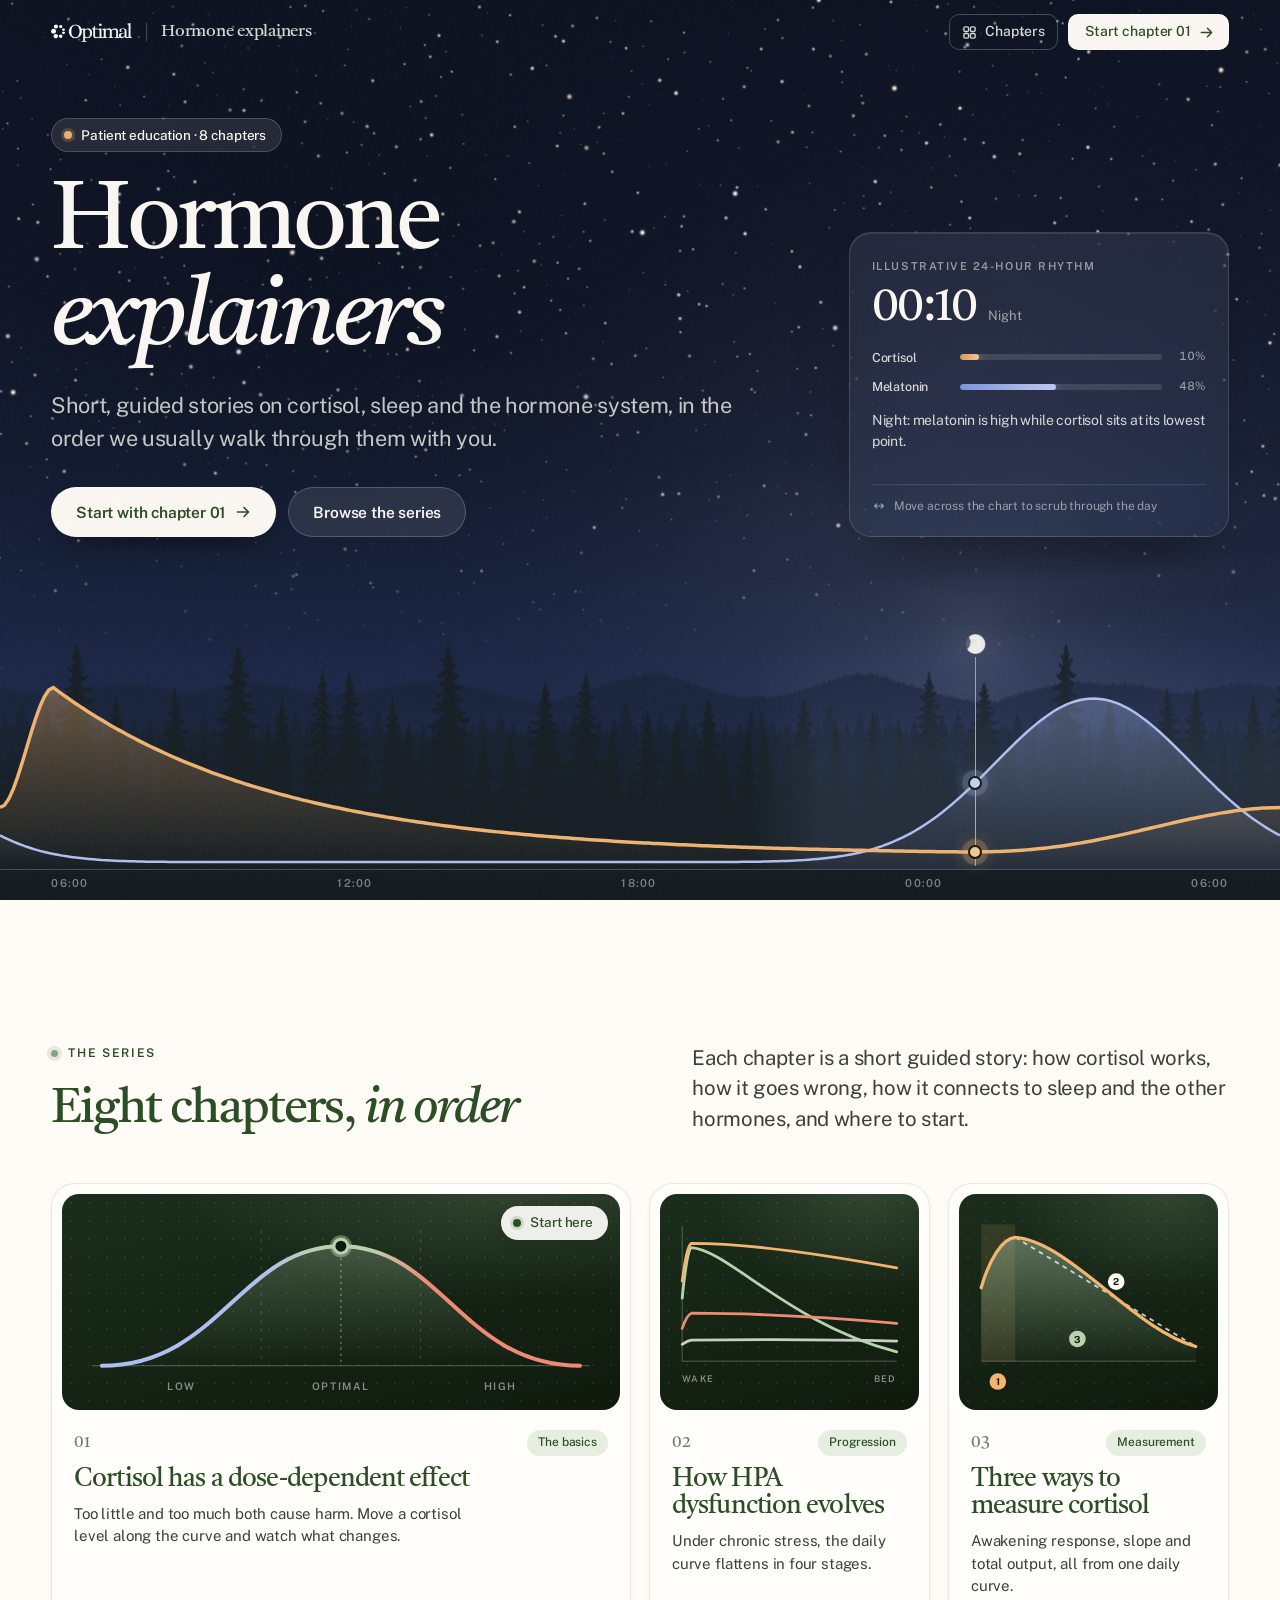
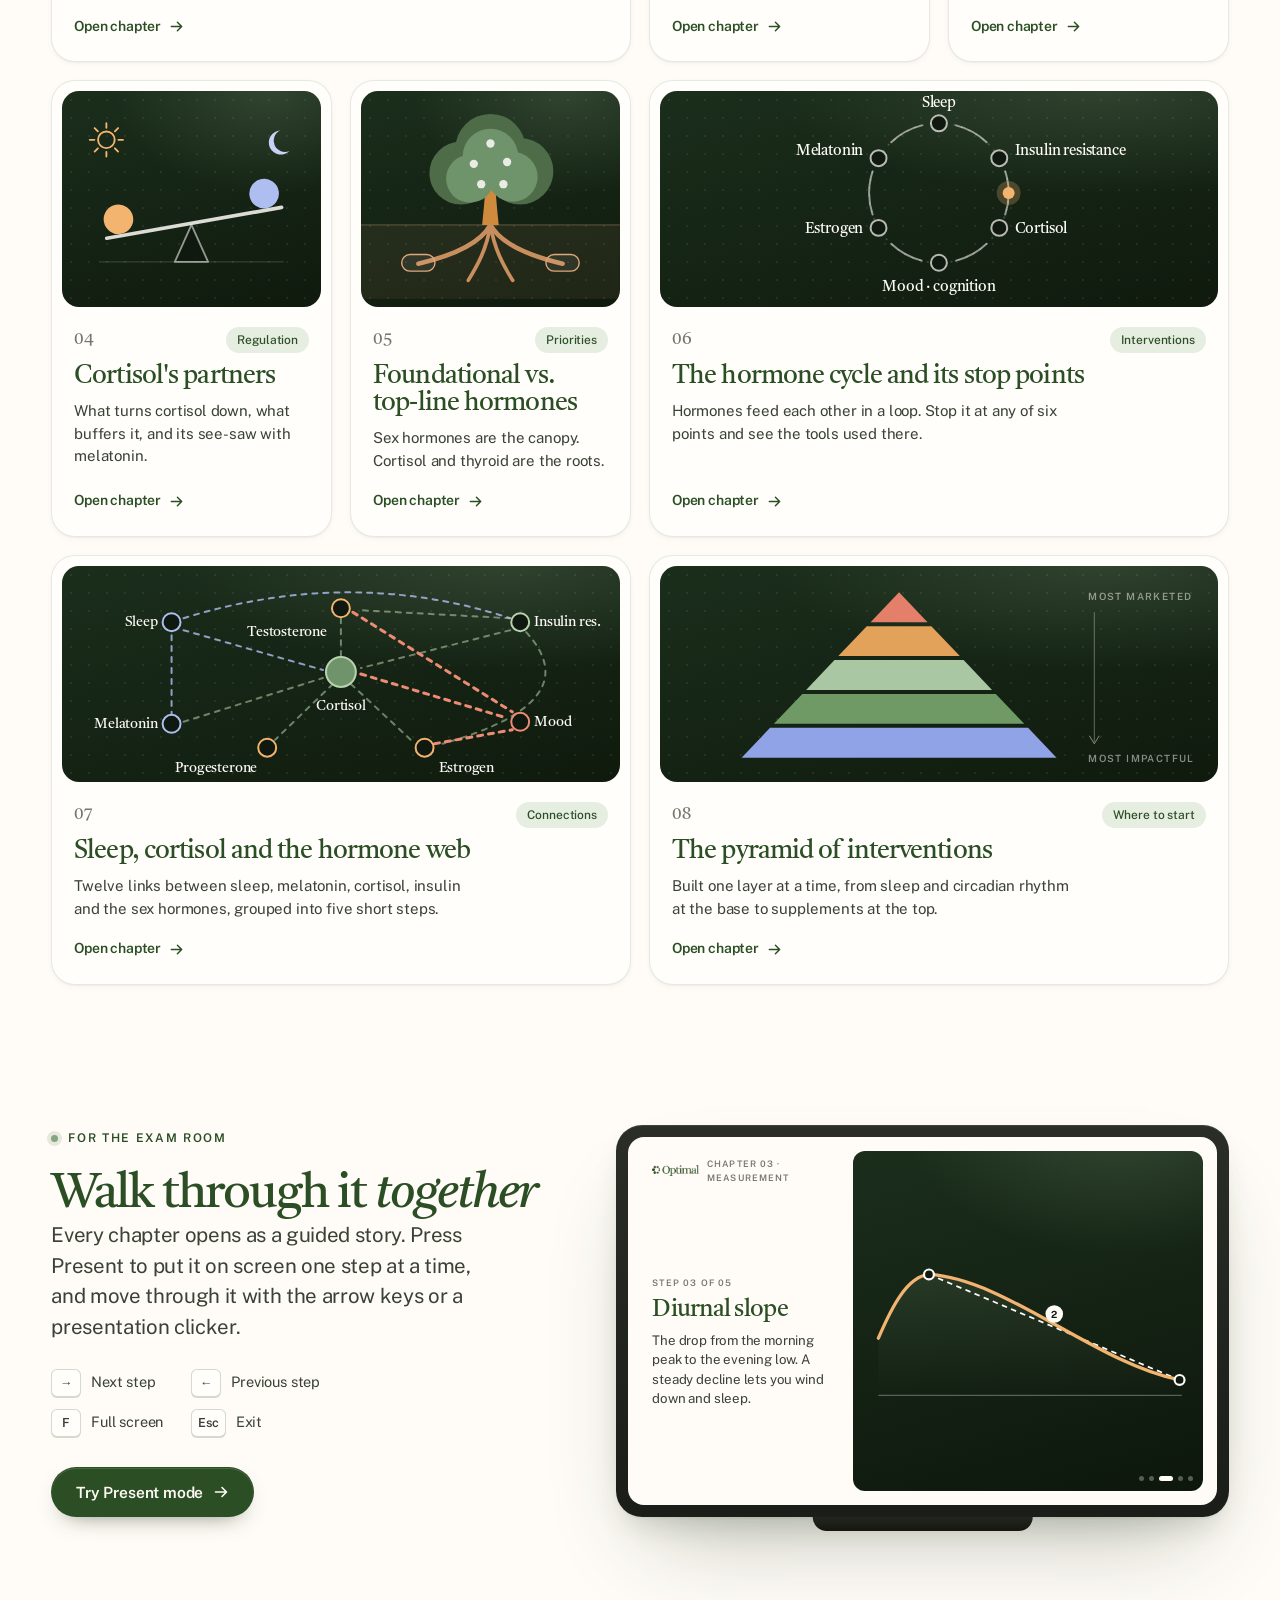
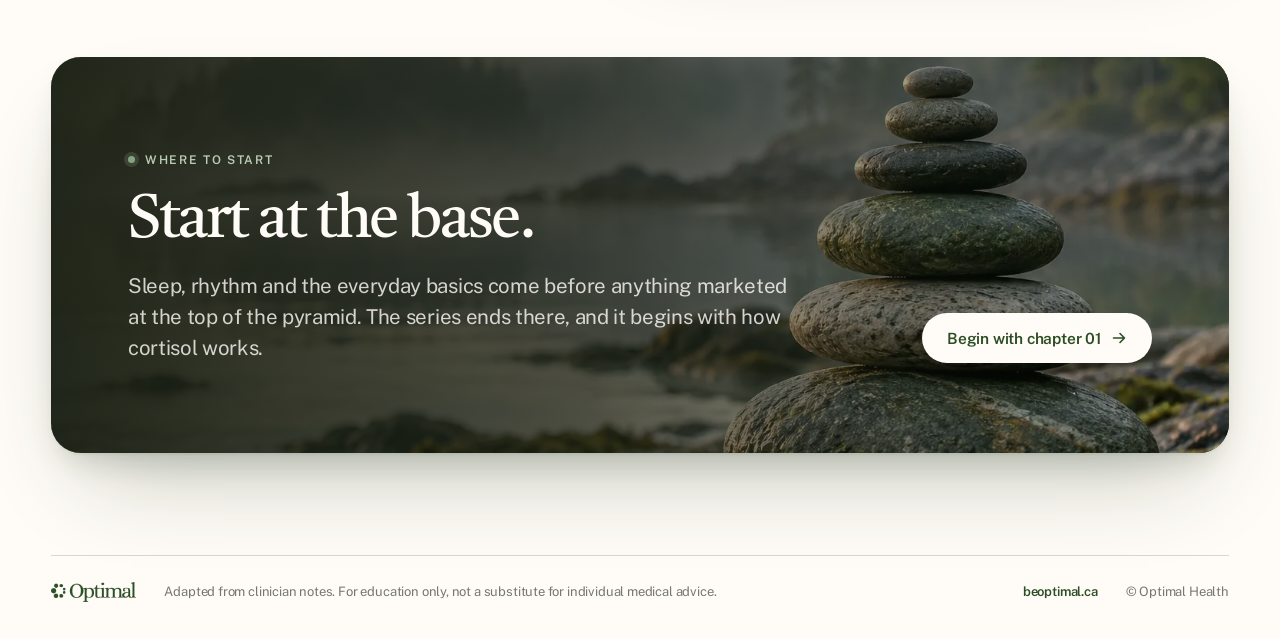
<file: index.html>
<!DOCTYPE html>
<html lang="en">
<head>
<meta charset="utf-8">
<meta name="viewport" content="width=device-width, initial-scale=1">
<title>Hormone Explainers · Optimal</title>
<meta name="description" content="Eight short, guided explainers on cortisol, sleep and the hormone system, from Optimal.">
<link rel="canonical" href="https://optimal-research-team.github.io/hormone-explainers/">
<link rel="apple-touch-icon" href="assets/img/apple-touch-icon.png">
<meta property="og:type" content="website">
<meta property="og:site_name" content="Optimal · Hormone Explainers">
<meta property="og:title" content="Hormone Explainers · Optimal">
<meta property="og:description" content="Eight short, guided explainers on cortisol, sleep and the hormone system, from Optimal.">
<meta property="og:url" content="https://optimal-research-team.github.io/hormone-explainers/">
<meta property="og:image" content="https://optimal-research-team.github.io/hormone-explainers/assets/og/home.jpg">
<meta property="og:image:width" content="1200">
<meta property="og:image:height" content="630">
<meta name="twitter:card" content="summary_large_image">
<meta name="theme-color" content="#111D10">
<link rel="icon" href="assets/img/symbol-green.png">
<script>document.documentElement.classList.add('js');if(/[?&]still/.test(location.search))document.documentElement.classList.add('still');if(/[?&]og/.test(location.search))document.documentElement.classList.add('og')</script>
<link rel="preconnect" href="https://fonts.googleapis.com">
<link rel="preconnect" href="https://fonts.gstatic.com" crossorigin>
<link href="https://fonts.googleapis.com/css2?family=Castoro:ital@0;1&family=Public+Sans:ital,wght@0,300..700;1,400..500&display=swap" rel="stylesheet">
<link rel="stylesheet" href="assets/css/site.css">
<style>
/* ---------- day hero ---------- */
.dh { position: relative; isolation: isolate; overflow: hidden; margin-top: calc(-1 * var(--nav-h)); min-height: max(700px, min(100vh, 940px)); display: flex; flex-direction: column; color: var(--cream); background: linear-gradient(180deg, #0C150B 0%, #111D10 55%, #0F1A0D 100%); }
.dh-canvas { position: absolute; inset: 0; z-index: -3; width: 100%; height: 100%; display: block; opacity: 0; transition: opacity 1.4s var(--ease); }
.dh.gl .dh-canvas { opacity: 1; }
.dh.gl .dh-sky, .dh.gl::after, .dh.gl .dh-icon, .dh.gl .dh-legend { display: none; }
.dh.gl .dh-cursor::before { background: linear-gradient(180deg, rgba(255, 252, 247, .5), rgba(255, 252, 247, .6) 40%); }
.dh-sky { position: absolute; inset: 0; z-index: -2; background: radial-gradient(55% 60% at var(--sx, 20%) 26%, var(--sky, rgba(242, 180, 110, .35)) 0%, transparent 70%); transition: background .2s linear; }
.dh::after { content: ""; position: absolute; inset: 0; z-index: -1; background-image: radial-gradient(rgba(255, 252, 247, .06) 1px, transparent 1.3px); background-size: 26px 26px; -webkit-mask-image: linear-gradient(180deg, transparent 0%, #000 30%, #000 70%, transparent 100%); mask-image: linear-gradient(180deg, transparent 0%, #000 30%, #000 70%, transparent 100%); }
.dh-inner { width: 100%; max-width: var(--maxw); margin: 0 auto; padding: calc(var(--nav-h) + clamp(36px, 6vh, 72px)) var(--pad) 0; display: grid; grid-template-columns: minmax(0, 1.25fr) minmax(0, .75fr); gap: clamp(24px, 4vw, 64px); align-items: end; }
.dh-title { color: var(--cream); font-size: clamp(3.4rem, 1.6rem + 5.4vw, 7rem); margin: 24px 0 22px; }
.dh .lede { color: rgba(255, 252, 247, .78); font-size: clamp(1.08rem, .96rem + .5vw, 1.36rem); }
.dh-ctas { display: flex; flex-wrap: wrap; gap: 12px; margin-top: 32px; }
.dh-read { justify-self: end; width: min(100%, 380px); padding: 20px 22px; border-radius: 22px; background: linear-gradient(180deg, rgba(255, 252, 247, .08), rgba(255, 252, 247, .04)); border: 1px solid rgba(255, 252, 247, .14); -webkit-backdrop-filter: blur(18px) saturate(1.3); backdrop-filter: blur(18px) saturate(1.3); box-shadow: inset 0 1px 0 rgba(255, 255, 255, .1), 0 30px 60px -30px rgba(0, 0, 0, .6); }
.dh-read .label { color: rgba(255, 252, 247, .55); }
.dh-time { display: flex; align-items: baseline; gap: 12px; margin: 6px 0 16px; }
.dh-time b { font-family: var(--display); font-weight: 400; font-size: 3rem; line-height: 1; letter-spacing: -.035em; }
.dh-time span { font-size: 13px; color: rgba(255, 252, 247, .6); }
.meters { display: grid; gap: 10px; }
.meter { display: grid; grid-template-columns: 78px 1fr 34px; align-items: center; gap: 10px; font-size: 12.5px; font-weight: 500; color: rgba(255, 252, 247, .85); }
.meter i { display: block; height: 6px; border-radius: 6px; background: rgba(255, 255, 255, .12); overflow: hidden; }
.meter b { display: block; height: 100%; width: 40%; border-radius: 6px; }
.meter em { font-style: normal; font-size: 11.5px; color: rgba(255, 252, 247, .55); text-align: right; font-variant-numeric: tabular-nums; }
.m-cort b { background: linear-gradient(90deg, #E39A4F, #F6CC96); box-shadow: 0 0 12px rgba(240, 178, 106, .6); }
.m-mel b { background: linear-gradient(90deg, #8198E0, #C1CCF3); box-shadow: 0 0 12px rgba(160, 178, 240, .55); }
.dh-cap { margin: 14px 0 0; font-size: 14px; line-height: 1.5; color: rgba(255, 252, 247, .85); min-height: 4.4em; transition: opacity .35s var(--ease); }
.dh-chart { position: relative; width: 100%; margin-top: auto; height: clamp(190px, 30vh, 300px); cursor: ew-resize; touch-action: pan-y; }
.dh-chart:focus-visible { outline: 2px solid rgba(255, 252, 247, .6); outline-offset: -6px; border-radius: 10px; }
.dh-chart svg { position: absolute; inset: 0; width: 100%; height: 100%; overflow: visible; }
.dh-cursor { position: absolute; top: 0; bottom: 34px; width: 0; left: 20%; pointer-events: none; }
.dh-cursor::before { content: ""; position: absolute; top: 0; bottom: 0; left: -.5px; width: 1px; background: linear-gradient(180deg, transparent, rgba(255, 252, 247, .6) 30%, rgba(255, 252, 247, .6)); }
.dh-icon { position: absolute; top: -8px; left: 0; width: 34px; height: 34px; margin-left: -17px; border-radius: 50%; display: grid; place-items: center; background: #1F2E1D; border: 1px solid rgba(255, 252, 247, .22); }
.dh-icon svg { width: 18px; height: 18px; }
.dh-icon .moon { display: none; }
.night .dh-icon .sun { display: none; }
.night .dh-icon .moon { display: block; }
.dh-dot { position: absolute; width: 14px; height: 14px; margin: -7px 0 0 -7px; border-radius: 50%; border: 2.5px solid #111D10; pointer-events: none; }
.dh-dot.c { background: #F6CC96; box-shadow: 0 0 0 6px rgba(242, 180, 110, .22), 0 0 18px rgba(242, 180, 110, .8); }
.dh-dot.m { background: #C8D3F6; box-shadow: 0 0 0 6px rgba(174, 190, 241, .2), 0 0 18px rgba(174, 190, 241, .7); }
.dh-axis { position: absolute; left: 0; right: 0; bottom: 8px; display: flex; justify-content: space-between; padding: 0 var(--pad); font-size: 11px; font-weight: 600; letter-spacing: .12em; color: rgba(255, 252, 247, .45); pointer-events: none; }
.dh-legend { position: absolute; right: var(--pad); top: 6px; display: flex; gap: 16px; font-size: 12px; color: rgba(255, 252, 247, .7); pointer-events: none; }
.dh-legend span { display: inline-flex; align-items: center; gap: 7px; }
.dh-legend i { width: 16px; height: 3px; border-radius: 3px; }
.dh-hint { display: flex; align-items: center; gap: 8px; margin-top: 12px; padding-top: 12px; border-top: 1px solid rgba(255, 252, 247, .12); font-size: 12px; color: rgba(255, 252, 247, .55); transition: opacity .6s var(--ease); }
.dh-hint svg { width: 14px; height: 14px; }
.dh.touched .dh-hint { opacity: .35; }

/* ---------- series / bento ---------- */
.series { max-width: var(--maxw); margin: clamp(80px, 11vw, 140px) auto 0; padding: 0 var(--pad); scroll-margin-top: 90px; }
.series-head { display: grid; grid-template-columns: minmax(0, 1.1fr) minmax(0, 1fr); gap: clamp(20px, 4vw, 72px); align-items: end; margin-bottom: clamp(28px, 4vw, 48px); }
.bento { display: grid; grid-template-columns: repeat(4, minmax(0, 1fr)); gap: 18px; }
.bcard { position: relative; display: flex; flex-direction: column; min-width: 0; padding: 10px 10px 24px; border-radius: var(--r-lg); background: var(--card); border: 1px solid var(--line); box-shadow: var(--shadow-1); transition: transform .45s var(--ease), box-shadow .45s var(--ease), border-color .45s var(--ease); }
.bcard:hover { transform: translateY(-5px); box-shadow: var(--shadow-3); border-color: var(--line-2); }
.bcard.w2 { grid-column: span 2; }
.bprev { position: relative; height: 216px; border-radius: 17px; overflow: hidden; isolation: isolate; background: radial-gradient(100% 80% at 80% 0%, rgba(135, 164, 130, .22), transparent 60%), linear-gradient(165deg, #1B2E1C, #0F1A0D); }
.bprev::after { content: ""; position: absolute; inset: 0; z-index: -1; background-image: radial-gradient(rgba(255, 252, 247, .07) 1px, transparent 1.3px); background-size: 18px 18px; }
.bprev svg { width: 100%; height: 100%; }
.bmeta { display: flex; align-items: center; justify-content: space-between; gap: 10px; padding: 20px 12px 0; }
.bnum { font-family: var(--display); font-size: 1.05rem; color: var(--ink-3); }
.btag { height: 26px; font-size: 12px; padding: 0 10px; }
.btitle { font-family: var(--display); font-weight: 400; font-size: clamp(1.45rem, 1.2rem + .5vw, 1.8rem); line-height: 1.06; letter-spacing: -.035em; color: var(--forest); margin: 10px 12px 0; text-wrap: balance; }
.bblurb { margin: 10px 12px 0; font-size: 15px; line-height: 1.5; color: var(--ink-2); max-width: 46ch; }
.bgo { display: inline-flex; align-items: center; gap: 8px; margin: auto 12px 0; padding-top: 18px; font-size: 14px; font-weight: 600; color: var(--forest); }
.bgo svg { width: 15px; height: 15px; transition: transform .35s var(--ease); }
.bcard:hover .bgo svg { transform: translateX(4px); }
.start-flag { position: absolute; top: 22px; right: 22px; z-index: 2; }
.pv * { transform-box: fill-box; }
.pv1 .mk-ring { transform-origin: center; animation: hx-pulse 1.6s ease-out infinite; }
.pv1 .mk { animation: slide 3.6s var(--ease) infinite; }
@keyframes slide { 0%, 100% { transform: translateX(0); } 30% { transform: translateX(-150px); } 65% { transform: translateX(150px); } }
.pv2 .c { stroke-dasharray: 1; animation: redraw 3.6s var(--ease) infinite; }
.pv2 .c2 { animation-delay: .25s; } .pv2 .c3 { animation-delay: .5s; } .pv2 .c4 { animation-delay: .75s; }
@keyframes redraw { 0% { stroke-dashoffset: 0; } 8% { stroke-dashoffset: 1; } 50%, 100% { stroke-dashoffset: 0; } }
.pv3 .sweep { animation: sweep 3.2s linear infinite; }
@keyframes sweep { from { transform: translateX(0); } to { transform: translateX(232px); } }
.pv4 .beam { transform-origin: 50% 50%; transform: rotate(-10deg); animation: rock 3.4s ease-in-out infinite; }
@keyframes rock { 0%, 100% { transform: rotate(-10deg); } 50% { transform: rotate(10deg); } }
.pv5 .crown { transform-origin: 50% 100%; animation: breathe 3s ease-in-out infinite; }
@keyframes breathe { 50% { transform: scale(1.06); } }
.pv6 .orbit { transform-box: view-box; transform-origin: 280px 102px; animation: spin 5s linear infinite; }
@keyframes spin { to { transform: rotate(360deg); } }
.pv7 .e { stroke-dasharray: 5 6; animation: flow 1.2s linear infinite; }
@keyframes flow { to { stroke-dashoffset: -22; } }
.pv8 .band { animation: lift 2.8s var(--ease) infinite; }
.pv8 .b4 { animation-delay: 0s; } .pv8 .b3 { animation-delay: .12s; } .pv8 .b2 { animation-delay: .24s; } .pv8 .b1 { animation-delay: .36s; } .pv8 .b0 { animation-delay: .48s; }
@keyframes lift { 0%, 60%, 100% { transform: translateY(0); } 25% { transform: translateY(-6px); } }
.bcard .pv .anim { animation-play-state: paused; }
.bcard:hover .pv .anim, .bcard:focus-visible .pv .anim { animation-play-state: running; }

/* ---------- exam room ---------- */
.exam { max-width: var(--maxw); margin: clamp(80px, 11vw, 140px) auto 0; padding: 0 var(--pad); display: grid; grid-template-columns: minmax(0, .9fr) minmax(0, 1.1fr); gap: clamp(28px, 5vw, 80px); align-items: center; }
.keys { list-style: none; margin: 26px 0 30px; padding: 0; display: grid; grid-template-columns: repeat(2, minmax(0, max-content)); gap: 12px 28px; }
.keys li { display: inline-flex; align-items: center; gap: 10px; font-size: 14.5px; color: var(--ink-2); }
.keys kbd { min-width: 30px; height: 28px; font-size: 12.5px; }
.device { position: relative; padding: 12px; border-radius: 26px; background: linear-gradient(180deg, #2A2E27, #1A1D18); box-shadow: var(--shadow-3), inset 0 1px 0 rgba(255, 255, 255, .1); }
.device::after { content: ""; position: absolute; left: 50%; bottom: -14px; width: 36%; height: 14px; transform: translateX(-50%); border-radius: 0 0 14px 14px; background: linear-gradient(180deg, #23261F, #15170F); }
.screen { aspect-ratio: 16 / 10; border-radius: 16px; overflow: hidden; background: var(--cream); display: grid; grid-template-columns: .72fr 1.28fr; gap: 14px; padding: 14px; }
.scr-copy { display: flex; flex-direction: column; justify-content: center; gap: 8px; padding-left: 10px; }
.scr-copy .top { display: flex; align-items: center; gap: 8px; font-size: 9px; font-weight: 600; letter-spacing: .12em; text-transform: uppercase; color: var(--ink-3); margin-bottom: auto; padding-top: 6px; }
.scr-copy .top img { height: 11px; width: auto; }
.scr-copy small { font-size: 9px; font-weight: 600; letter-spacing: .13em; color: var(--ink-3); text-transform: uppercase; }
.scr-copy b { font-family: var(--display); font-weight: 400; font-size: clamp(1.1rem, .8rem + .9vw, 1.7rem); line-height: 1.05; letter-spacing: -.03em; color: var(--forest); }
.scr-copy p { margin: 0; font-size: clamp(.7rem, .55rem + .35vw, .9rem); line-height: 1.45; color: var(--ink-2); margin-bottom: auto; }
.scr-stage { border-radius: 12px; background: radial-gradient(110% 70% at 78% -10%, rgba(135, 164, 130, .24), transparent 58%), linear-gradient(165deg, #1B2E1C, #0D170C); display: flex; flex-direction: column; padding: 10px; }
.scr-stage svg { flex: 1; width: 100%; min-height: 0; }
.scr-foot { display: flex; justify-content: flex-end; align-items: center; gap: 5px; }
.scr-foot i { width: 5px; height: 5px; border-radius: 3px; background: rgba(255, 252, 247, .3); }
.scr-foot i.on { width: 14px; background: var(--cream); }

/* ---------- closing band ---------- */
.band-wrap { max-width: var(--maxw); margin: clamp(80px, 11vw, 140px) auto 0; padding: 0 var(--pad); }
.band { position: relative; overflow: hidden; isolation: isolate; border-radius: var(--r-xl); padding: clamp(40px, 7vw, 96px) clamp(26px, 6vw, 80px); display: grid; grid-template-columns: minmax(0, 1.2fr) auto; gap: 28px; align-items: end; background: var(--forest-deep); box-shadow: var(--shadow-3); }
.band::before { content: ""; position: absolute; inset: 0; z-index: -2; background: url("assets/img/chapters/08.jpg") 70% 55% / cover; background-image: image-set(url("assets/img/chapters/08.webp") type("image/webp"), url("assets/img/chapters/08.jpg") type("image/jpeg")); }
.band::after { content: ""; position: absolute; inset: 0; z-index: -1; background: linear-gradient(90deg, rgba(14, 22, 12, .92) 0%, rgba(14, 22, 12, .7) 45%, rgba(14, 22, 12, .12) 100%); }
.band .eyebrow { color: var(--sage-2); }
.band .h2 { color: var(--cream); font-size: clamp(2.4rem, 1.4rem + 3vw, 4.4rem); }
.band p.lede { color: rgba(255, 252, 247, .8); margin-top: 18px; }

@media (max-width: 1080px) {
  .dh-inner { grid-template-columns: 1fr; align-items: start; }
  .dh-read { justify-self: start; }
  .series-head, .exam { grid-template-columns: 1fr; }
  .bento { grid-template-columns: repeat(2, minmax(0, 1fr)); }
}
@media (max-width: 760px) { .band { grid-template-columns: 1fr; } .dh-legend { display: none; } }
@media (max-width: 640px) {
  .dh-inner { padding-top: calc(var(--nav-h) + 32px); }
  .dh-read { width: 100%; }
  .dh-time b { font-size: 2.4rem; }
  .bento { grid-template-columns: 1fr; }
  .bcard.w2 { grid-column: auto; }
  .bprev { height: 196px; }
  .dh-hint { display: none; }
  .keys { grid-template-columns: 1fr 1fr; }
}
</style>
</head>
<body data-chapter="0">
<div id="nav" class="nav-wrap"></div>

<main>
  <section class="dh" id="dh" aria-label="Introduction" data-nav-dark>
    <canvas class="dh-canvas" id="skyCanvas" aria-hidden="true"></canvas>
    <div class="dh-sky" id="sky"></div>
    <div class="dh-inner">
      <div class="on-dark dh-copy">
        <span class="pill-badge glass reveal"><span class="dot"></span>Patient education · 8 chapters</span>
        <h1 class="display dh-title reveal" style="--i:1">Hormone <em class="mark">explainers</em></h1>
        <p class="lede reveal" style="--i:2">Short, guided stories on cortisol, sleep and the hormone system, in the order we usually walk through them with you.</p>
        <div class="dh-ctas reveal" style="--i:3">
          <a class="btn btn-cream" href="01-dose-response.html">Start with chapter 01<svg class="go" viewBox="0 0 16 16" fill="none" stroke="currentColor" stroke-width="1.6" stroke-linecap="round" stroke-linejoin="round"><path d="M2.5 8h11M9 3.5 13.5 8 9 12.5"/></svg></a>
          <a class="btn btn-glass" href="#series">Browse the series</a>
        </div>
        <div id="resume" class="reveal" style="--i:4" hidden></div>
      </div>
      <div class="dh-read reveal" style="--i:3" aria-live="polite">
        <span class="label">Illustrative 24-hour rhythm</span>
        <div class="dh-time"><b class="num" id="rTime">07:30</b><span id="rPhase">Morning</span></div>
        <div class="meters" aria-hidden="true">
          <div class="meter m-cort"><span>Cortisol</span><i><b id="rC"></b></i><em id="rCv">—</em></div>
          <div class="meter m-mel"><span>Melatonin</span><i><b id="rM"></b></i><em id="rMv">—</em></div>
        </div>
        <p class="dh-cap" id="rCap">Morning: cortisol rises sharply after waking while melatonin stays switched off.</p>
        <span class="dh-hint"><svg viewBox="0 0 16 16" fill="none" stroke="currentColor" stroke-width="1.4" stroke-linecap="round" stroke-linejoin="round"><path d="M3 8h10M5.5 5.5 3 8l2.5 2.5M10.5 5.5 13 8l-2.5 2.5"/></svg>Move across the chart to scrub through the day</span>
      </div>
    </div>
    <div class="dh-chart" id="dhChart" tabindex="0" role="slider" aria-label="Time of day on the illustrative 24-hour rhythm. Cortisol peaks after waking and falls through the day; melatonin rises in the evening and peaks overnight." aria-valuemin="0" aria-valuemax="24" aria-valuenow="7" aria-valuetext="07:10, morning">
      <svg viewBox="0 0 1440 300" preserveAspectRatio="none" aria-hidden="true">
        <defs>
          <linearGradient id="gC" x1="0" y1="0" x2="0" y2="1"><stop offset="0" stop-color="#F0B26A" stop-opacity=".38"/><stop offset="1" stop-color="#F0B26A" stop-opacity="0"/></linearGradient>
          <linearGradient id="gM" x1="0" y1="0" x2="0" y2="1"><stop offset="0" stop-color="#A9B9EE" stop-opacity=".34"/><stop offset="1" stop-color="#A9B9EE" stop-opacity="0"/></linearGradient>
          <linearGradient id="gN" x1="0" y1="0" x2="1" y2="0"><stop offset="0" stop-color="#8FA4E6" stop-opacity="0"/><stop offset=".14" stop-color="#8FA4E6" stop-opacity=".12"/><stop offset="1" stop-color="#8FA4E6" stop-opacity=".12"/></linearGradient>
          <linearGradient id="vf" x1="0" y1="0" x2="0" y2="1"><stop offset="0" stop-color="#fff" stop-opacity="0"/><stop offset=".55" stop-color="#fff" stop-opacity="1"/></linearGradient>
          <mask id="nm" maskContentUnits="objectBoundingBox"><rect width="1" height="1" fill="url(#vf)"/></mask>
        </defs>
        <rect x="840" y="0" width="600" height="266" fill="url(#gN)" mask="url(#nm)"/>
        <g stroke="rgba(255,252,247,.1)" stroke-dasharray="2 6" vector-effect="non-scaling-stroke"><line x1="360" y1="20" x2="360" y2="266" vector-effect="non-scaling-stroke"/><line x1="720" y1="20" x2="720" y2="266" vector-effect="non-scaling-stroke"/><line x1="1080" y1="20" x2="1080" y2="266" vector-effect="non-scaling-stroke"/></g>
        <line x1="0" y1="266" x2="1440" y2="266" stroke="rgba(255,252,247,.25)" vector-effect="non-scaling-stroke"/>
        <path id="hMf" fill="url(#gM)"/><path id="hCf" fill="url(#gC)"/>
        <path id="hMl" fill="none" stroke="#B4C3F2" stroke-width="2.5" vector-effect="non-scaling-stroke"/>
        <path id="hCl" fill="none" stroke="#F3B774" stroke-width="3.5" vector-effect="non-scaling-stroke"/>
      </svg>
            <span class="dh-legend" aria-hidden="true"><span><i style="background:#F3B774"></i>Cortisol</span><span><i style="background:#B4C3F2"></i>Melatonin</span></span>
      <div class="dh-cursor" id="cur"><span class="dh-icon" aria-hidden="true"><svg class="sun" viewBox="0 0 20 20" fill="none" stroke="#F3B774" stroke-width="1.6" stroke-linecap="round"><circle cx="10" cy="10" r="3.6"/><path d="M10 2.5v1.8M10 15.7v1.8M2.5 10h1.8M15.7 10h1.8M4.7 4.7l1.3 1.3M14 14l1.3 1.3M4.7 15.3 6 14M14 6l1.3-1.3"/></svg><svg class="moon" viewBox="0 0 20 20"><path d="M12.5 3.2a7 7 0 1 0 4.6 10.5A5.6 5.6 0 0 1 12.5 3.2z" fill="#C8D3F6"/></svg></span></div>
      <span class="dh-dot c" id="dC"></span><span class="dh-dot m" id="dM"></span>
      <div class="dh-axis" aria-hidden="true"><span>06:00</span><span>12:00</span><span>18:00</span><span>00:00</span><span>06:00</span></div>
    </div>
  </section>

  <section class="series" id="series">
    <div class="series-head">
      <div>
        <p class="eyebrow reveal"><span class="dot"></span>The series</p>
        <h2 class="h2 reveal" style="--i:1">Eight chapters, <em class="mark">in order</em></h2>
      </div>
      <p class="lede reveal" style="--i:2">Each chapter is a short guided story: how cortisol works, how it goes wrong, how it connects to sleep and the other hormones, and where to start.</p>
    </div>

    <div class="bento">
      <a class="bcard w2 reveal" href="01-dose-response.html">
        <span class="pill-badge start-flag"><span class="dot"></span>Start here</span>
        <div class="bprev pv pv1" aria-hidden="true">
          <svg viewBox="0 0 560 216" preserveAspectRatio="xMidYMid meet">
            <defs>
              <linearGradient id="p1l" x1="40" x2="520" y1="0" y2="0" gradientUnits="userSpaceOnUse"><stop offset="0" stop-color="#AEBEF1"/><stop offset=".32" stop-color="#AEBEF1"/><stop offset=".45" stop-color="#B7D3AE"/><stop offset=".56" stop-color="#B7D3AE"/><stop offset=".68" stop-color="#EE8B75"/><stop offset="1" stop-color="#EE8B75"/></linearGradient>
              <linearGradient id="p1g" x1="0" y1="0" x2="0" y2="1"><stop offset="0" stop-color="#B7D3AE" stop-opacity=".25"/><stop offset="1" stop-color="#B7D3AE" stop-opacity="0"/></linearGradient>
            </defs>
            <path d="M 40 172 C 157.8 172, 180.2 52, 280 52 C 379.8 52, 402.2 172, 520 172 Z" fill="url(#p1g)"/>
            <g stroke="rgba(255,252,247,.2)" stroke-dasharray="3 6"><line x1="200" y1="36" x2="200" y2="172"/><line x1="360" y1="36" x2="360" y2="172"/></g>
            <line x1="30" y1="172" x2="530" y2="172" stroke="rgba(255,252,247,.3)"/>
            <path d="M 40 172 C 157.8 172, 180.2 52, 280 52 C 379.8 52, 402.2 172, 520 172" fill="none" stroke="url(#p1l)" stroke-width="4" stroke-linecap="round"/>
            <g class="mk anim"><line x1="280" y1="52" x2="280" y2="172" stroke="#B7D3AE" stroke-dasharray="2 4" stroke-opacity=".7"/><circle class="mk-ring anim" cx="280" cy="52" r="11" fill="#B7D3AE" opacity=".45"/><circle cx="280" cy="52" r="7" fill="#10190F" stroke="#B7D3AE" stroke-width="3"/></g>
            <g font-family="Public Sans" font-size="10.5" font-weight="600" letter-spacing="1.6" fill="rgba(255,252,247,.5)" text-anchor="middle"><text x="120" y="196">LOW</text><text x="280" y="196">OPTIMAL</text><text x="440" y="196">HIGH</text></g>
          </svg>
        </div>
        <div class="bmeta"><span class="bnum">01</span><span class="chip soft btag">The basics</span></div>
        <h3 class="btitle">Cortisol has a dose-dependent effect</h3>
        <p class="bblurb">Too little and too much both cause harm. Move a cortisol level along the curve and watch what changes.</p>
        <span class="bgo">Open chapter<svg viewBox="0 0 16 16" fill="none" stroke="currentColor" stroke-width="1.6" stroke-linecap="round" stroke-linejoin="round"><path d="M2.5 8h11M9 3.5 13.5 8 9 12.5"/></svg></span>
      </a>
      <a class="bcard reveal" style="--i:1" href="02-hpa-dysfunction.html">
        <div class="bprev pv pv2" aria-hidden="true">
          <svg viewBox="0 0 280 216" preserveAspectRatio="xMidYMid meet">
            <line x1="24" y1="26" x2="24" y2="172" stroke="rgba(255,252,247,.3)"/><line x1="24" y1="172" x2="256" y2="172" stroke="rgba(255,252,247,.3)"/>
            <g fill="none" stroke-width="3" stroke-linecap="round">
              <path class="c c1 anim" pathLength="1" d="M 24 103.7 C 26.9 75.5, 29.8 51.8, 33.9 49.1 C 73.7 51.8, 140 131.9, 256 162" stroke="#B7D3AE"/>
              <path class="c c2 anim" pathLength="1" d="M 24 85.5 C 26.9 64.6, 29.8 46.4, 33.9 44.5 C 98.6 44.5, 181.4 57.3, 256 71.1" stroke="#F2B46E"/>
              <path class="c c3 anim" pathLength="1" d="M 24 136.5 C 26.9 128.3, 29.8 121.5, 33.9 120.1 C 98.6 120.1, 181.4 124.7, 256 131" stroke="#EE8B75"/>
              <path class="c c4 anim" pathLength="1" d="M 24 153.8 C 26.9 152, 29.8 149.7, 33.9 149.2 C 98.6 148.3, 181.4 148.3, 256 150.2" stroke="#C9CDC2"/>
            </g>
            <g font-family="Public Sans" font-size="10" font-weight="600" letter-spacing="1.4" fill="rgba(255,252,247,.5)"><text x="24" y="194">WAKE</text><text x="256" y="194" text-anchor="end">BED</text></g>
          </svg>
        </div>
        <div class="bmeta"><span class="bnum">02</span><span class="chip soft btag">Progression</span></div>
        <h3 class="btitle">How HPA dysfunction evolves</h3>
        <p class="bblurb">Under chronic stress, the daily curve flattens in four stages.</p>
        <span class="bgo">Open chapter<svg viewBox="0 0 16 16" fill="none" stroke="currentColor" stroke-width="1.6" stroke-linecap="round" stroke-linejoin="round"><path d="M2.5 8h11M9 3.5 13.5 8 9 12.5"/></svg></span>
      </a>
      <a class="bcard reveal" style="--i:2" href="03-measuring-cortisol.html">
        <div class="bprev pv pv3" aria-hidden="true">
          <svg viewBox="0 0 280 216" preserveAspectRatio="xMidYMid meet">
            <defs><linearGradient id="p3g" x1="0" y1="0" x2="0" y2="1"><stop offset="0" stop-color="#B7D3AE" stop-opacity=".42"/><stop offset="1" stop-color="#B7D3AE" stop-opacity=".03"/></linearGradient><clipPath id="p3c"><rect x="24" y="20" width="232" height="152"/></clipPath></defs>
            <rect x="24" y="24" width="36.8" height="148" fill="#F2B46E" opacity=".12"/>
            <path d="M 24 92.6 C 32.5 62.8, 46.6 39, 60.8 38 C 120.2 43, 188.1 137.3, 256 156.1 L 256 172 L 24 172 Z" fill="url(#p3g)"/>
            <line x1="60.8" y1="38" x2="256" y2="156.1" stroke="#FFFCF7" stroke-opacity=".75" stroke-width="2" stroke-dasharray="5 5"/>
            <line x1="24" y1="172" x2="256" y2="172" stroke="rgba(255,252,247,.3)"/>
            <path d="M 24 92.6 C 32.5 62.8, 46.6 39, 60.8 38 C 120.2 43, 188.1 137.3, 256 156.1" fill="none" stroke="#F2B46E" stroke-width="3.5" stroke-linecap="round"/>
            <g clip-path="url(#p3c)"><rect class="sweep anim" x="10" y="20" width="14" height="152" fill="#FFFCF7" opacity=".12"/></g>
            <g font-family="Public Sans" font-size="10.5" font-weight="700" fill="#10190F" text-anchor="middle">
              <circle cx="42" cy="194" r="9" fill="#F2B46E"/><text x="42" y="198">1</text>
              <circle cx="170" cy="86" r="9" fill="#FFFCF7"/><text x="170" y="90">2</text>
              <circle cx="128" cy="148" r="9" fill="#B7D3AE"/><text x="128" y="152">3</text>
            </g>
          </svg>
        </div>
        <div class="bmeta"><span class="bnum">03</span><span class="chip soft btag">Measurement</span></div>
        <h3 class="btitle">Three ways to measure cortisol</h3>
        <p class="bblurb">Awakening response, slope and total output, all from one daily curve.</p>
        <span class="bgo">Open chapter<svg viewBox="0 0 16 16" fill="none" stroke="currentColor" stroke-width="1.6" stroke-linecap="round" stroke-linejoin="round"><path d="M2.5 8h11M9 3.5 13.5 8 9 12.5"/></svg></span>
      </a>
      <a class="bcard reveal" href="04-cortisol-partners.html">
        <div class="bprev pv pv4" aria-hidden="true">
          <svg viewBox="0 0 280 216" preserveAspectRatio="xMidYMid meet">
            <g fill="none" stroke="#F2B46E" stroke-width="2" stroke-linecap="round"><circle cx="48" cy="44" r="9"/><path d="M48 26v5M48 57v5M30 44h5M61 44h5M35.3 31.3l3.5 3.5M57.2 53.2l3.5 3.5M35.3 56.7l3.5-3.5M57.2 34.8l3.5-3.5"/></g>
            <path d="M 236 34 a 13 13 0 1 0 10 22 a 10 10 0 1 1 -10 -22 z" fill="#C7D2F7"/>
            <path d="M 122 176 L 140 136 L 158 176 Z" fill="#10190F" stroke="rgba(255,252,247,.55)" stroke-width="2" stroke-linejoin="round"/>
            <line x1="40" y1="176" x2="240" y2="176" stroke="rgba(255,252,247,.2)"/>
            <g class="beam anim">
              <line x1="44" y1="134" x2="236" y2="134" stroke="rgba(255,252,247,.85)" stroke-width="4" stroke-linecap="round"/>
              <circle cx="60" cy="116" r="16" fill="#F2B46E"/>
              <circle cx="220" cy="116" r="16" fill="#AEBEF1"/>
            </g>
          </svg>
        </div>
        <div class="bmeta"><span class="bnum">04</span><span class="chip soft btag">Regulation</span></div>
        <h3 class="btitle">Cortisol's partners</h3>
        <p class="bblurb">What turns cortisol down, what buffers it, and its see-saw with melatonin.</p>
        <span class="bgo">Open chapter<svg viewBox="0 0 16 16" fill="none" stroke="currentColor" stroke-width="1.6" stroke-linecap="round" stroke-linejoin="round"><path d="M2.5 8h11M9 3.5 13.5 8 9 12.5"/></svg></span>
      </a>
      <a class="bcard reveal" style="--i:1" href="05-hormone-tree.html">
        <div class="bprev pv pv5" aria-hidden="true">
          <svg viewBox="0 0 280 216" preserveAspectRatio="xMidYMid meet">
            <rect x="0" y="136" width="280" height="80" fill="#DDA87C" opacity=".08"/>
            <line x1="0" y1="136" x2="280" y2="136" stroke="#DDA87C" stroke-opacity=".4"/>
            <g fill="none" stroke="#C98E5E" stroke-linecap="round"><path d="M140 136 C 128 158, 96 170, 62 178" stroke-width="5"/><path d="M140 136 C 152 158, 184 170, 218 178" stroke-width="5"/><path d="M140 136 C 136 162, 126 180, 116 196" stroke-width="4"/><path d="M140 136 C 144 162, 154 180, 164 196" stroke-width="4"/></g>
            <path d="M 131 136 C 133 118, 134 104, 135 92 L 145 92 C 146 104, 147 118, 149 136 Z" fill="#D08A3E"/>
            <g class="crown anim">
              <g fill="#4E6C48"><circle cx="108" cy="80" r="34"/><circle cx="172" cy="78" r="36"/><circle cx="140" cy="54" r="38"/></g>
              <g fill="#6F936A"><circle cx="118" cy="86" r="26"/><circle cx="164" cy="84" r="27"/><circle cx="140" cy="62" r="30"/></g>
              <g fill="#FFFCF7" opacity=".85"><circle cx="122" cy="70" r="4.5"/><circle cx="158" cy="68" r="4.5"/><circle cx="140" cy="48" r="4.5"/><circle cx="130" cy="92" r="4.5"/><circle cx="154" cy="92" r="4.5"/></g>
            </g>
            <g fill="rgba(255,252,247,.06)" stroke="#DDA87C" stroke-width="1.5"><rect x="44" y="168" width="36" height="18" rx="9"/><rect x="200" y="168" width="36" height="18" rx="9"/></g>
          </svg>
        </div>
        <div class="bmeta"><span class="bnum">05</span><span class="chip soft btag">Priorities</span></div>
        <h3 class="btitle">Foundational vs. top-line hormones</h3>
        <p class="bblurb">Sex hormones are the canopy. Cortisol and thyroid are the roots.</p>
        <span class="bgo">Open chapter<svg viewBox="0 0 16 16" fill="none" stroke="currentColor" stroke-width="1.6" stroke-linecap="round" stroke-linejoin="round"><path d="M2.5 8h11M9 3.5 13.5 8 9 12.5"/></svg></span>
      </a>
      <a class="bcard w2 reveal" style="--i:2" href="06-cycle-stop-points.html">
        <div class="bprev pv pv6" aria-hidden="true">
          <svg viewBox="0 0 560 216" preserveAspectRatio="xMidYMid meet">
            <circle cx="280" cy="102" r="70" fill="none" stroke="rgba(255,252,247,.2)" stroke-width="1.5" stroke-dasharray="2 6"/>
            <g fill="none" stroke="rgba(255,252,247,.55)" stroke-width="2" stroke-linecap="round">
              <path d="M 297.2 34.1 A 70 70 0 0 1 327.9 51"/><path d="M 346.6 80.4 A 70 70 0 0 1 346.6 123.6"/><path d="M 327.9 153 A 70 70 0 0 1 297.2 169.9"/><path d="M 262.8 169.9 A 70 70 0 0 1 232.1 153"/><path d="M 213.4 123.6 A 70 70 0 0 1 213.4 80.4"/><path d="M 232.1 51 A 70 70 0 0 1 262.8 34.1"/>
            </g>
            <g class="orbit anim"><circle cx="350" cy="102" r="12" fill="#F2B46E" opacity=".25"/><circle cx="350" cy="102" r="6" fill="#F2B46E"/></g>
            <g fill="#10190F" stroke="rgba(255,252,247,.7)" stroke-width="2"><circle cx="280" cy="32" r="8"/><circle cx="340.6" cy="67" r="8"/><circle cx="340.6" cy="137" r="8"/><circle cx="280" cy="172" r="8"/><circle cx="219.4" cy="137" r="8"/><circle cx="219.4" cy="67" r="8"/></g>
            <g font-family="Castoro" font-size="15" fill="#FFFCF7">
              <text x="280" y="16" text-anchor="middle">Sleep</text>
              <text x="356" y="64">Insulin resistance</text>
              <text x="356" y="142">Cortisol</text>
              <text x="280" y="200" text-anchor="middle">Mood · cognition</text>
              <text x="204" y="142" text-anchor="end">Estrogen</text>
              <text x="204" y="64" text-anchor="end">Melatonin</text>
            </g>
          </svg>
        </div>
        <div class="bmeta"><span class="bnum">06</span><span class="chip soft btag">Interventions</span></div>
        <h3 class="btitle">The hormone cycle and its stop points</h3>
        <p class="bblurb">Hormones feed each other in a loop. Stop it at any of six points and see the tools used there.</p>
        <span class="bgo">Open chapter<svg viewBox="0 0 16 16" fill="none" stroke="currentColor" stroke-width="1.6" stroke-linecap="round" stroke-linejoin="round"><path d="M2.5 8h11M9 3.5 13.5 8 9 12.5"/></svg></span>
      </a>
      <a class="bcard w2 reveal" href="07-sleep-hormone-web.html">
        <div class="bprev pv pv7" aria-hidden="true">
          <svg viewBox="0 0 560 216" preserveAspectRatio="xMidYMid meet">
            <g fill="none" stroke-width="2" stroke-linecap="round">
              <g stroke="#AEBEF1" stroke-opacity=".8"><path class="e anim" d="M110 58 L110 156"/><path class="e anim" d="M122 64 L262 104"/><path class="e anim" d="M122 52 Q 290 0 450 52"/></g>
              <g stroke="#B7D3AE" stroke-opacity=".55"><path class="e anim" d="M122 156 L262 112"/><path class="e anim" d="M450 64 L300 102"/><path class="e anim" d="M450 52 L300 44"/><path class="e anim" d="M466 66 Q 530 136 382 178"/><path class="e anim" d="M280 52 L280 94"/><path class="e anim" d="M272 118 L214 174"/><path class="e anim" d="M290 118 L350 174"/></g>
              <g stroke="#EE8B75" stroke-width="3"><path class="e anim" d="M300 108 L446 152"/><path class="e anim" d="M292 46 L452 146"/><path class="e anim" d="M374 178 L452 164"/></g>
            </g>
            <g fill="#10190F" stroke-width="2"><circle cx="110" cy="56" r="9" stroke="#AEBEF1"/><circle cx="280" cy="42" r="9" stroke="#F2B46E"/><circle cx="460" cy="56" r="9" stroke="#B7D3AE"/><circle cx="110" cy="158" r="9" stroke="#AEBEF1"/><circle cx="460" cy="156" r="9" stroke="#EE8B75"/><circle cx="206" cy="182" r="9" stroke="#F2B46E"/><circle cx="364" cy="182" r="9" stroke="#F2B46E"/></g>
            <circle cx="280" cy="106" r="15" fill="#6F936A" stroke="#B7D3AE" stroke-width="2"/>
            <g font-family="Castoro" font-size="14" fill="#FFFCF7">
              <text x="96" y="60" text-anchor="end">Sleep</text><text x="96" y="162" text-anchor="end">Melatonin</text>
              <text x="266" y="70" text-anchor="end">Testosterone</text><text x="474" y="60">Insulin res.</text>
              <text x="474" y="160">Mood</text><text x="196" y="206" text-anchor="end">Progesterone</text><text x="378" y="206">Estrogen</text>
              <text x="280" y="144" text-anchor="middle">Cortisol</text>
            </g>
          </svg>
        </div>
        <div class="bmeta"><span class="bnum">07</span><span class="chip soft btag">Connections</span></div>
        <h3 class="btitle">Sleep, cortisol and the hormone web</h3>
        <p class="bblurb">Twelve links between sleep, melatonin, cortisol, insulin and the sex hormones, grouped into five short steps.</p>
        <span class="bgo">Open chapter<svg viewBox="0 0 16 16" fill="none" stroke="currentColor" stroke-width="1.6" stroke-linecap="round" stroke-linejoin="round"><path d="M2.5 8h11M9 3.5 13.5 8 9 12.5"/></svg></span>
      </a>
      <a class="bcard w2 reveal" style="--i:1" href="08-pyramid-of-interventions.html">
        <div class="bprev pv pv8" aria-hidden="true">
          <svg viewBox="0 0 560 216" preserveAspectRatio="xMidYMid meet">
            <g transform="translate(-40 10)">
              <polygon class="band b0 anim" points="280,16 308.6,46 251.4,46" fill="#E47F69"/>
              <polygon class="band b1 anim" points="247.6,50 312.4,50 341,80 219,80" fill="#E3A25A"/>
              <polygon class="band b2 anim" points="215.2,84 344.8,84 373.3,114 186.7,114" fill="#A9C7A2"/>
              <polygon class="band b3 anim" points="182.9,118 377.1,118 405.7,148 154.3,148" fill="#6F9A66"/>
              <polygon class="band b4 anim" points="150.5,152 409.5,152 438.1,182 121.9,182" fill="#8FA3E6"/>
            </g>
            <g font-family="Public Sans" font-size="10" font-weight="600" letter-spacing="1.4" fill="rgba(255,252,247,.5)"><text x="430" y="34">MOST MARKETED</text><text x="430" y="196">MOST IMPACTFUL</text></g>
            <line x1="436" y1="46" x2="436" y2="176" stroke="rgba(255,252,247,.35)"/><path d="M431 170 L436 178 L441 170" fill="none" stroke="rgba(255,252,247,.5)"/>
          </svg>
        </div>
        <div class="bmeta"><span class="bnum">08</span><span class="chip soft btag">Where to start</span></div>
        <h3 class="btitle">The pyramid of interventions</h3>
        <p class="bblurb">Built one layer at a time, from sleep and circadian rhythm at the base to supplements at the top.</p>
        <span class="bgo">Open chapter<svg viewBox="0 0 16 16" fill="none" stroke="currentColor" stroke-width="1.6" stroke-linecap="round" stroke-linejoin="round"><path d="M2.5 8h11M9 3.5 13.5 8 9 12.5"/></svg></span>
      </a>
    </div>
  </section>

  <section class="exam">
    <div>
      <p class="eyebrow reveal"><span class="dot"></span>For the exam room</p>
      <h2 class="h2 reveal" style="--i:1">Walk through it <em class="mark">together</em></h2>
      <p class="lede reveal" style="--i:2">Every chapter opens as a guided story. Press Present to put it on screen one step at a time, and move through it with the arrow keys or a presentation clicker.</p>
      <ul class="keys reveal" style="--i:3">
        <li><kbd>→</kbd>Next step</li>
        <li><kbd>←</kbd>Previous step</li>
        <li><kbd>F</kbd>Full screen</li>
        <li><kbd>Esc</kbd>Exit</li>
      </ul>
      <a class="btn btn-primary reveal" style="--i:4" href="01-dose-response.html?present">Try Present mode<svg class="go" viewBox="0 0 16 16" fill="none" stroke="currentColor" stroke-width="1.6" stroke-linecap="round" stroke-linejoin="round"><path d="M2.5 8h11M9 3.5 13.5 8 9 12.5"/></svg></a>
    </div>
    <div class="device reveal" style="--i:2" aria-hidden="true">
      <div class="screen">
        <div class="scr-copy">
          <div class="top"><img src="assets/img/optimal-wordmark-green.png" alt="">Chapter 03 · Measurement</div>
          <small>Step 03 of 05</small>
          <b>Diurnal slope</b>
          <p>The drop from the morning peak to the evening low. A steady decline lets you wind down and sleep.</p>
        </div>
        <div class="scr-stage">
          <svg viewBox="0 0 300 180" preserveAspectRatio="xMidYMid meet">
            <defs><linearGradient id="sg" x1="0" x2="0" y1="0" y2="1"><stop offset="0" stop-color="#B7D3AE" stop-opacity=".3"/><stop offset="1" stop-color="#B7D3AE" stop-opacity="0"/></linearGradient></defs>
            <path d="M 14 108 C 26 80, 40 52, 60 50 C 130 54, 210 130, 288 146 L 288 160 L 14 160 Z" fill="url(#sg)" opacity=".35"/>
            <line x1="14" y1="160" x2="290" y2="160" stroke="rgba(255,252,247,.3)"/>
            <line x1="60" y1="50" x2="288" y2="146" stroke="#FFFCF7" stroke-width="1.6" stroke-dasharray="5 4"/>
            <path d="M 14 108 C 26 80, 40 52, 60 50 C 130 54, 210 130, 288 146" fill="none" stroke="#F2B46E" stroke-width="3" stroke-linecap="round"/>
            <circle cx="60" cy="50" r="4.5" fill="#10190F" stroke="#FFFCF7" stroke-width="2"/><circle cx="288" cy="146" r="4.5" fill="#10190F" stroke="#FFFCF7" stroke-width="2"/>
            <circle cx="174" cy="86" r="8" fill="#FFFCF7"/><text x="174" y="90" text-anchor="middle" font-family="Public Sans" font-size="9" font-weight="700" fill="#10190F">2</text>
          </svg>
          <div class="scr-foot"><i></i><i></i><i class="on"></i><i></i><i></i></div>
        </div>
      </div>
    </div>
  </section>

  <section class="band-wrap">
    <div class="band on-dark reveal">
      <div>
        <p class="eyebrow"><span class="dot"></span>Where to start</p>
        <h2 class="h2">Start at the base.</h2>
        <p class="lede">Sleep, rhythm and the everyday basics come before anything marketed at the top of the pyramid. The series ends there, and it begins with how cortisol works.</p>
      </div>
      <a class="btn btn-cream" href="01-dose-response.html">Begin with chapter 01<svg class="go" viewBox="0 0 16 16" fill="none" stroke="currentColor" stroke-width="1.6" stroke-linecap="round" stroke-linejoin="round"><path d="M2.5 8h11M9 3.5 13.5 8 9 12.5"/></svg></a>
    </div>
  </section>
</main>

<div id="foot"></div>
<script src="assets/js/site.js"></script>
<script src="assets/js/sky.js"></script>
<script>
(function () {
  // Illustrative 24-hour cortisol / melatonin rhythm (06:00 → 06:00), scrubbable.
  var W = 1440, BASE = 266, TOP = 64;
  var X = function (h) { return (h - 6) / 24 * W; };
  var Y = function (v) { return BASE - v * (BASE - TOP); };
  var smooth = function (t) { t = Math.max(0, Math.min(1, t)); return t * t * (3 - 2 * t); };
  function cortisol(h) {
    if (h < 7) return 0.34 + 0.66 * smooth(h - 6);
    if (h < 24) return 0.08 + 0.92 * Math.exp(-(h - 7) / 4.2);
    return 0.096 + (0.34 - 0.096) * Math.pow(smooth((h - 24) / 6), 1.4);
  }
  function melatonin(h) {
    var g = function (d) { return Math.exp(-Math.pow(d / 2.6, 2)); };
    return Math.min(1, 0.04 + 0.9 * (g(h - 26.5) + g(h - 2.5)));
  }
  function line(fn) { var d = ''; for (var i = 0; i <= 288; i++) { var h = 6 + i / 12; d += (i ? 'L' : 'M') + X(h).toFixed(1) + ' ' + Y(fn(h)).toFixed(1); } return d; }
  var $ = function (id) { return document.getElementById(id); };
  var cD = line(cortisol), mD = line(melatonin);
  $('hCl').setAttribute('d', cD); $('hCf').setAttribute('d', cD + ' L' + W + ' ' + BASE + ' L0 ' + BASE + ' Z');
  $('hMl').setAttribute('d', mD); $('hMf').setAttribute('d', mD + ' L' + W + ' ' + BASE + ' L0 ' + BASE + ' Z');

  var dh = $('dh'), chart = $('dhChart');
  var skyR = window.HXSky ? window.HXSky($('skyCanvas'), { trees: 'assets/img/treeline.png', horizon: 0.82, mist: [0.2, 0.3, 0.42, 0.56], still: HX.reduce, scrim: document.querySelector('.dh-copy'), avoid: [document.querySelector('.dh-copy'), document.querySelector('.dh-read')], chart: chart, onLost: function () { dh.classList.remove('gl'); } }) : null;
  if (skyR) {
    dh.classList.add('gl');
    var relayout = function () { skyR.resize(); render(hour); };
    if (document.fonts && document.fonts.ready) document.fonts.ready.then(relayout);
    window.addEventListener('load', relayout);
  }
  var SKY = [[6, 242, 180, 110, .40], [9, 214, 205, 150, .30], [14, 183, 211, 174, .30], [18, 238, 139, 117, .34], [21, 174, 190, 241, .26], [28, 174, 190, 241, .26], [30, 242, 180, 110, .40]];
  function skyAt(h) {
    for (var i = 0; i < SKY.length - 1; i++) {
      var a = SKY[i], b = SKY[i + 1];
      if (h >= a[0] && h <= b[0]) { var t = (h - a[0]) / (b[0] - a[0]); return 'rgba(' + [1, 2, 3].map(function (k) { return Math.round(a[k] + (b[k] - a[k]) * t); }).join(',') + ',' + (a[4] + (b[4] - a[4]) * t).toFixed(3) + ')'; }
    }
    return 'rgba(242,180,110,.4)';
  }
  var phases = [
    [6, 10, 'Morning', 'Morning: cortisol rises sharply after waking while melatonin stays switched off.'],
    [10, 18, 'Daytime', 'Daytime: cortisol declines steadily as the day goes on.'],
    [18, 22, 'Evening', 'Evening: cortisol approaches its low and melatonin begins to rise.'],
    [22, 30, 'Night', 'Night: melatonin is high while cortisol sits at its lowest point.']
  ];
  var lastPhase = null;
  function render(h) {
    var c = cortisol(h), m = melatonin(h), px = (h - 6) / 24;
    var H = chart.clientHeight, sy = function (v) { return Y(v) / 300 * H; };
    $('cur').style.left = (px * 100) + '%';
    $('dC').style.left = (px * 100) + '%'; $('dC').style.top = sy(c) + 'px';
    $('dM').style.left = (px * 100) + '%'; $('dM').style.top = sy(m) + 'px';
    $('rC').style.width = (c * 100).toFixed(1) + '%'; $('rM').style.width = (m * 100).toFixed(1) + '%';
    $('rCv').textContent = Math.round(c * 100) + '%'; $('rMv').textContent = Math.round(m * 100) + '%';
    var hh = Math.floor(h) % 24, mm = Math.floor((h % 1) * 6) * 10;
    $('rTime').textContent = (hh < 10 ? '0' : '') + hh + ':' + (mm < 10 ? '0' : '') + mm;
    chart.setAttribute('aria-valuenow', hh);
    chart.setAttribute('aria-valuetext', $('rTime').textContent + ', ' + ($('rPhase').textContent || '').toLowerCase());
    dh.style.setProperty('--sx', (px * 100).toFixed(1) + '%');
    dh.style.setProperty('--sky', skyAt(h));
    if (skyR) { skyR.set(h); $('cur').style.top = (H - skyR.body(h).y + 13).toFixed(1) + 'px'; }
    var night = h >= 20.5 || h < 6.2;
    dh.classList.toggle('night', night);
    for (var i = 0; i < phases.length; i++) {
      var p = phases[i];
      if (h >= p[0] && h < p[1] && lastPhase !== i) {
        lastPhase = i;
        $('rPhase').textContent = p[2];
        var cap = $('rCap'); cap.style.opacity = 0;
        setTimeout(function (t) { return function () { cap.textContent = t; cap.style.opacity = 1; }; }(p[3]), 200);
      }
    }
  }
  var hq = parseFloat(new URLSearchParams(location.search).get('h'));
  var hour = hq >= 0 && hq < 24 ? (hq < 6 ? hq + 24 : hq) : 7.3, auto = true, resumeAt = 0, DAY = 20000, visible = true, last = performance.now();
  function hourFromX(clientX) { var r = chart.getBoundingClientRect(); return 6 + Math.max(0, Math.min(.9999, (clientX - r.left) / r.width)) * 24; }
  function scrub(e) { auto = false; dh.classList.add('touched'); hour = hourFromX(e.clientX); render(hour); resumeAt = performance.now() + 2500; }
  chart.addEventListener('pointermove', function (e) { if (e.pointerType === 'mouse' || e.buttons) scrub(e); });
  chart.addEventListener('pointerdown', scrub);
  chart.addEventListener('pointerleave', function () { resumeAt = performance.now() + 1500; });
  chart.addEventListener('keydown', function (e) {
    var d = e.key === 'ArrowRight' || e.key === 'ArrowUp' ? .5 : e.key === 'ArrowLeft' || e.key === 'ArrowDown' ? -.5 : 0;
    if (!d) return;
    e.preventDefault(); auto = false; dh.classList.add('touched');
    hour = hour + d; if (hour >= 30) hour -= 24; if (hour < 6) hour += 24;
    render(hour); resumeAt = performance.now() + 5000;
  });
  window.addEventListener('resize', function () { render(hour); });
  render(hour);
  if (HX.reduce) return;
  new IntersectionObserver(function (es) { visible = es[0].isIntersecting; }).observe(dh);
  (function loop(now) {
    var dt = now - last; last = now;
    if (!auto && now > resumeAt && resumeAt) { auto = true; }
    if (auto && visible) { hour += dt / DAY * 24; if (hour >= 30) hour -= 24; render(hour); }
    requestAnimationFrame(loop);
  })(last);
})();
</script>
</body>
</html>
</file>
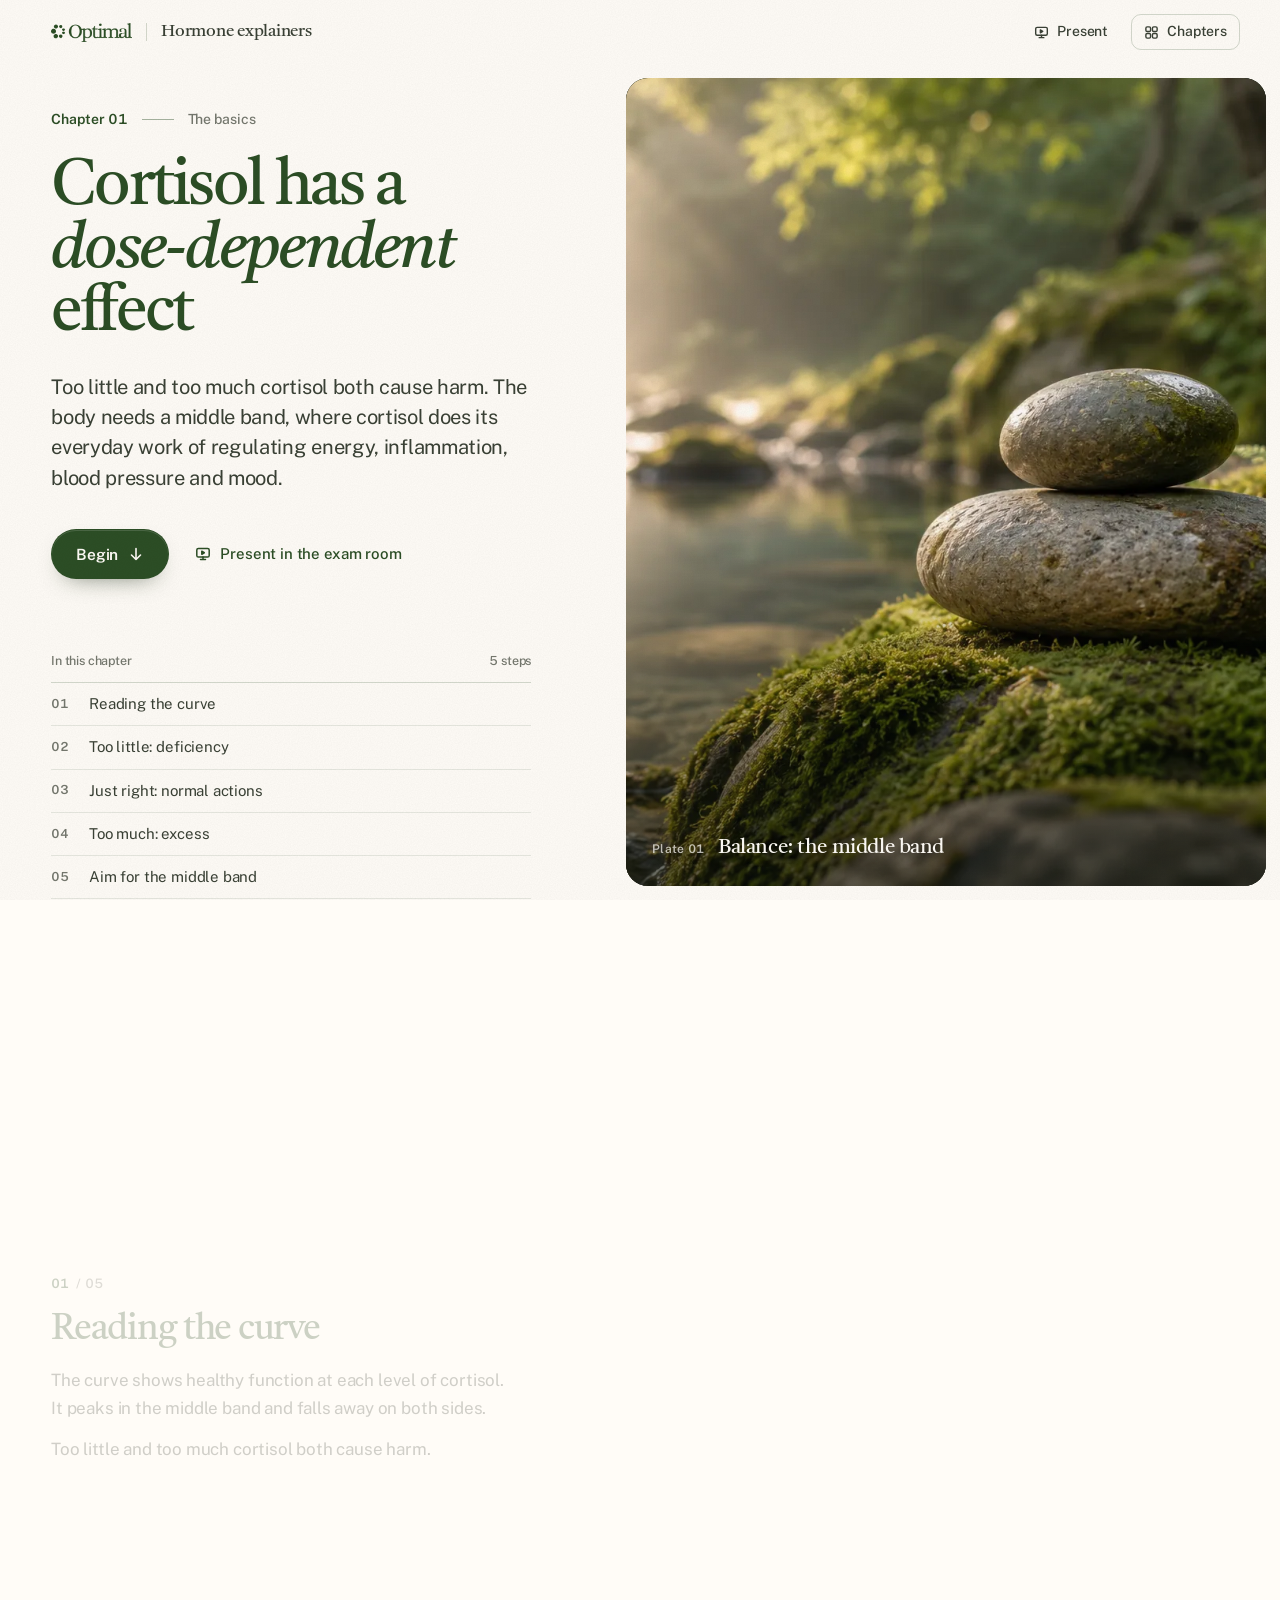
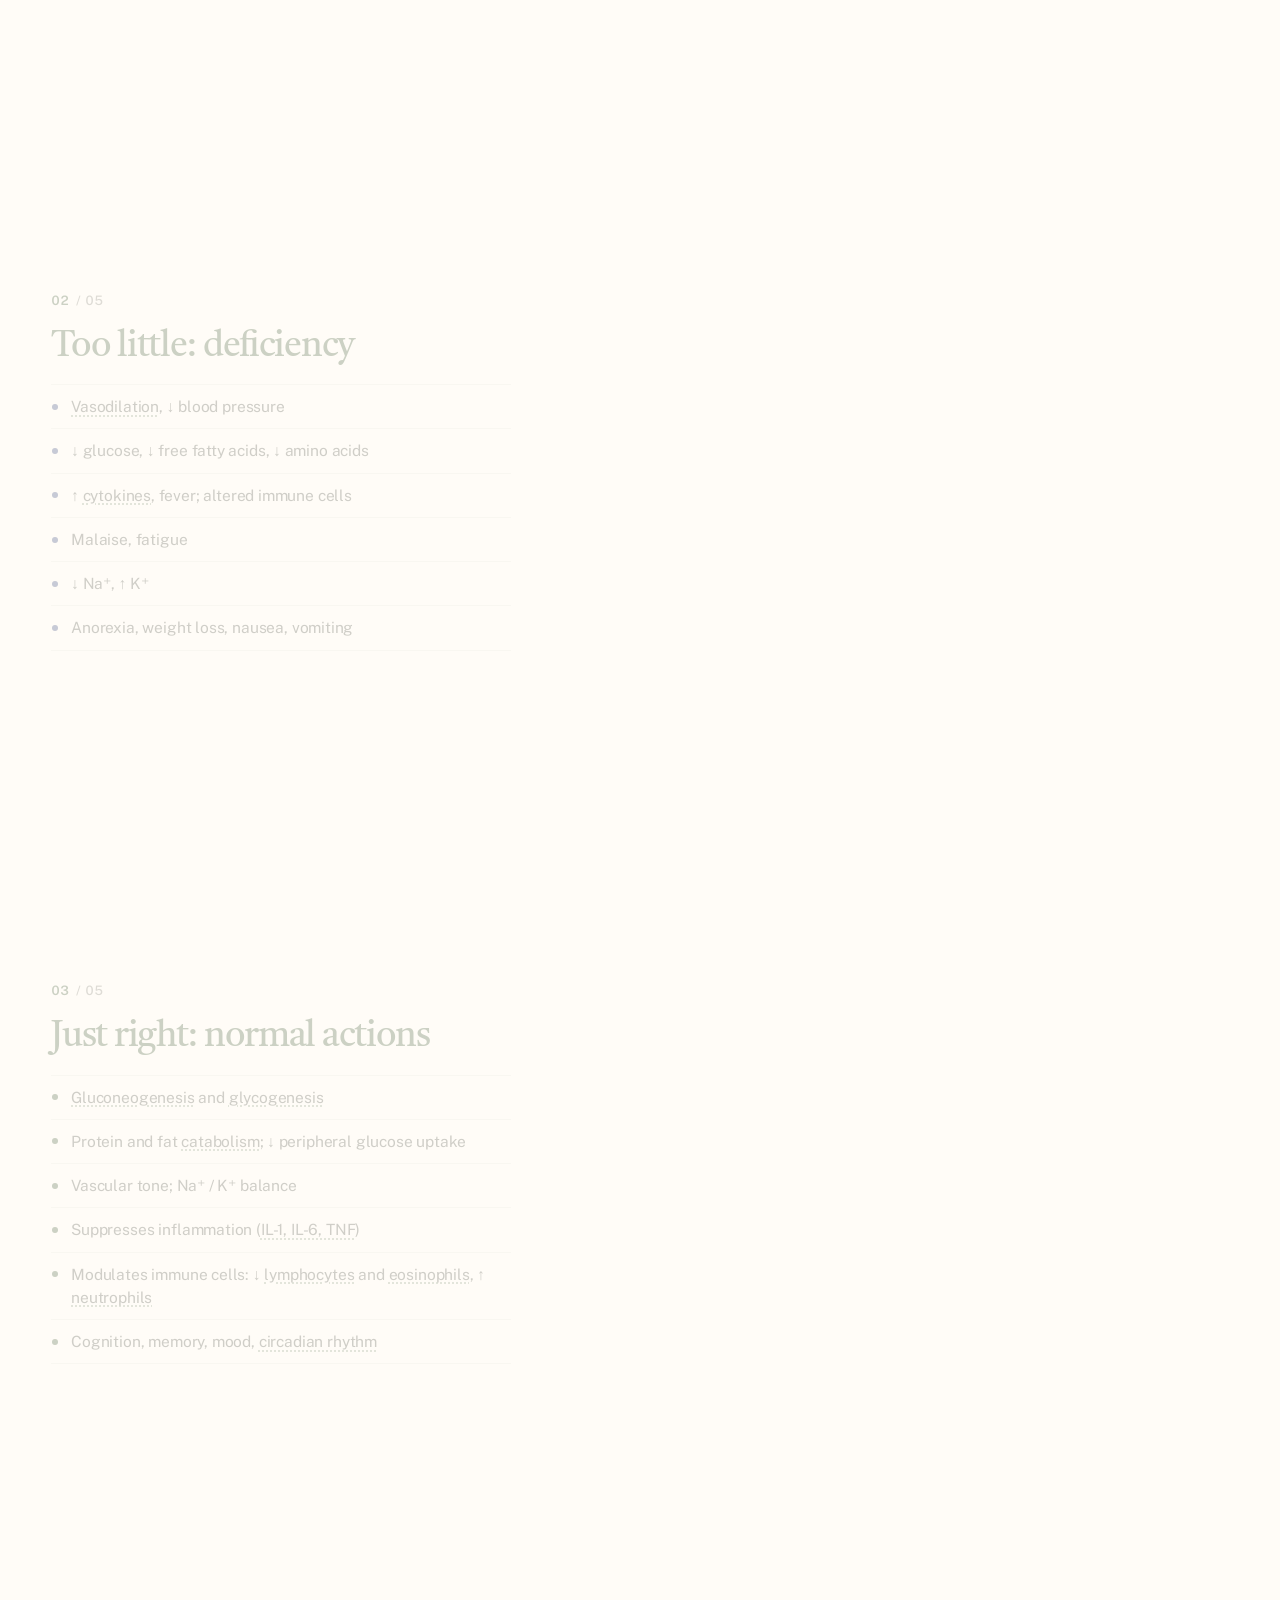
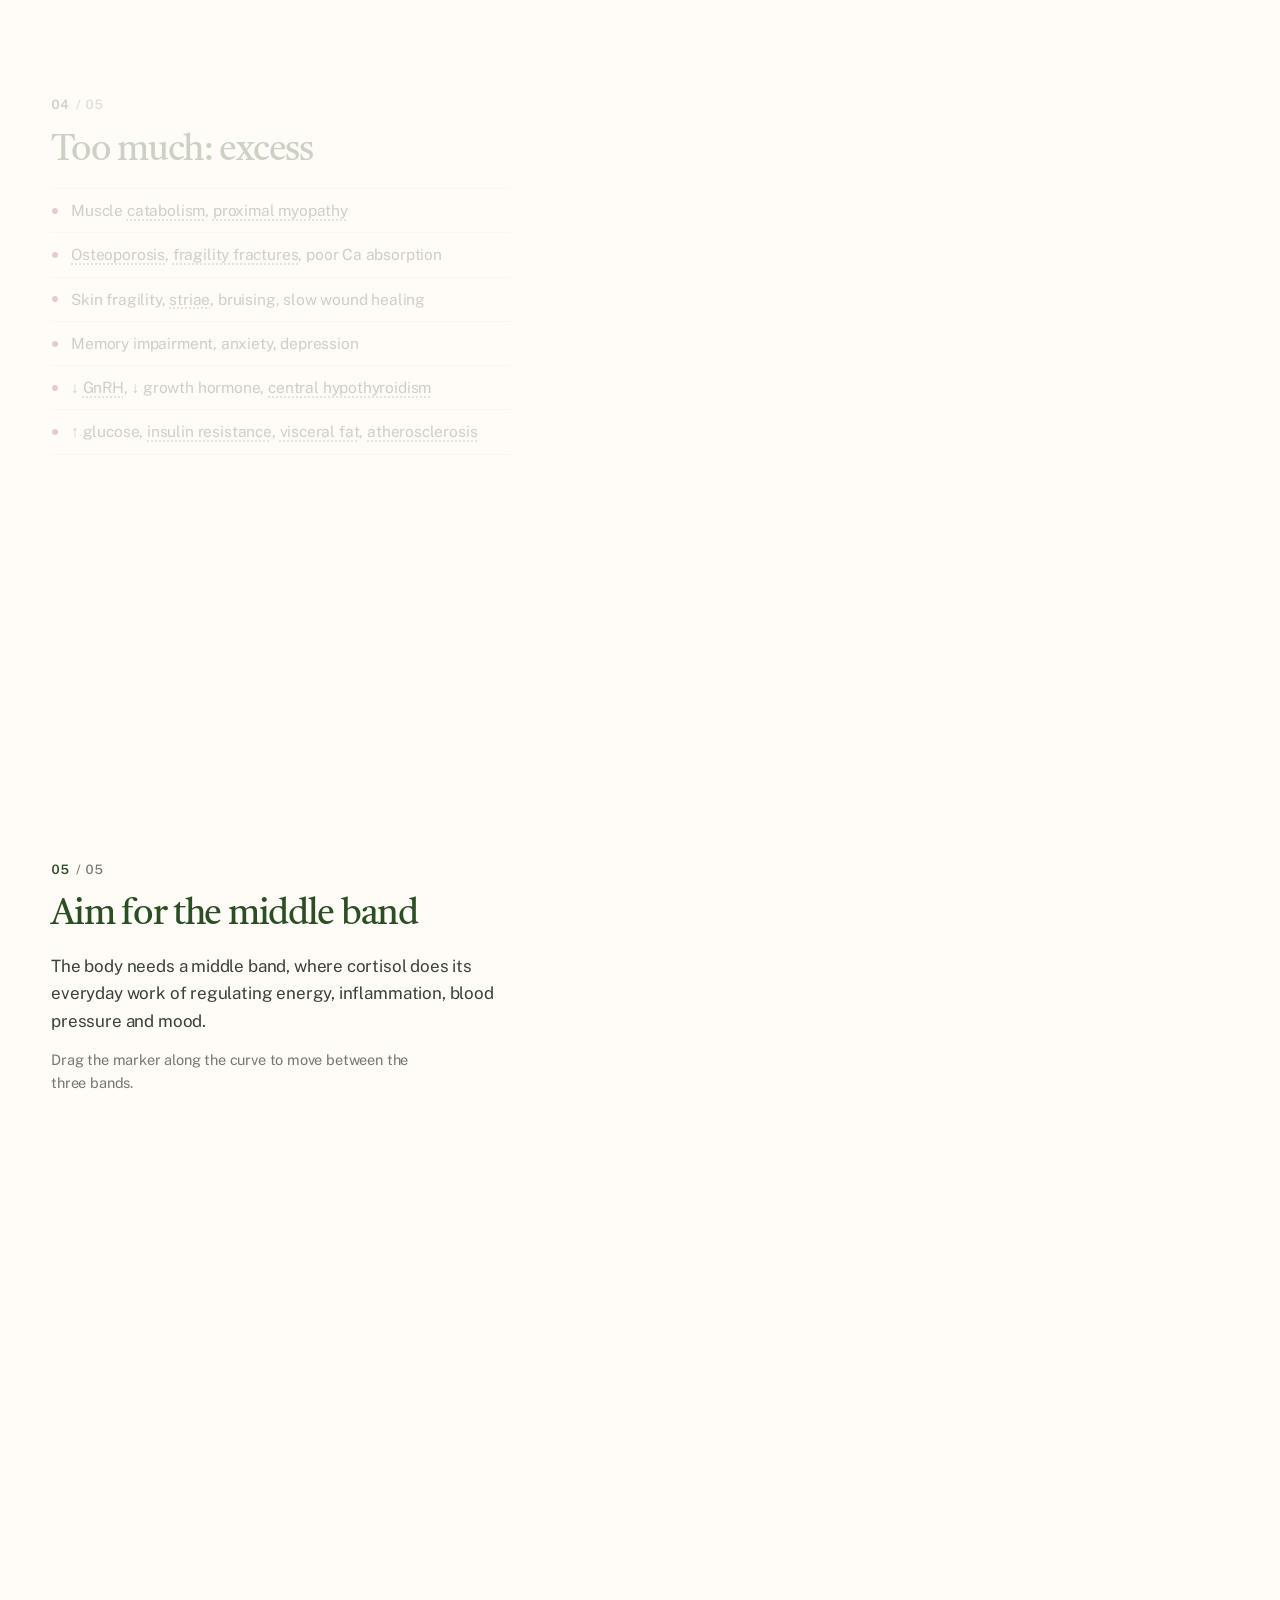
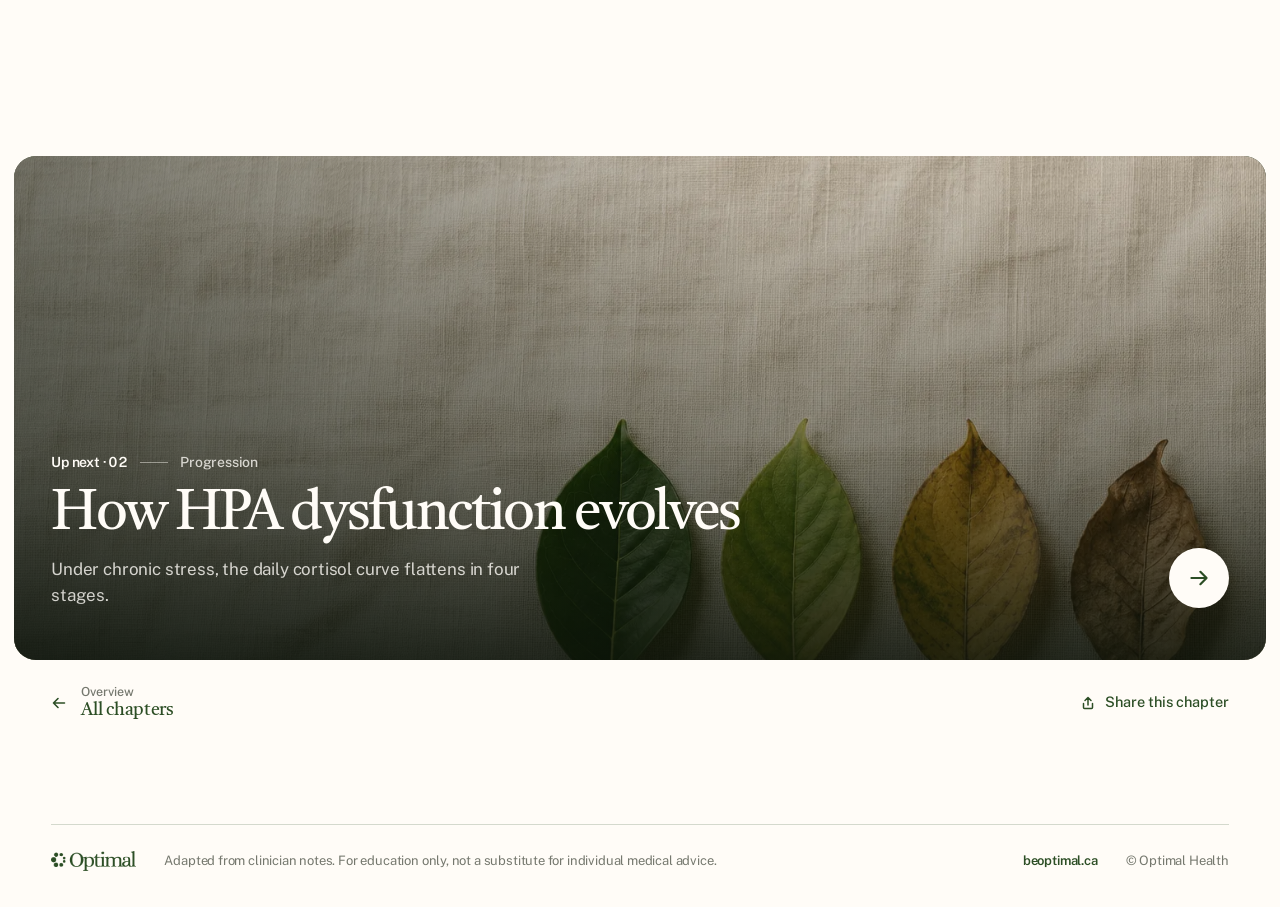
<file: 01-dose-response.html>
<!DOCTYPE html>
<html lang="en">
<head>
<meta charset="utf-8">
<meta name="viewport" content="width=device-width, initial-scale=1">
<title>Cortisol has a dose-dependent effect · Hormone Explainers</title>
<meta name="description" content="Too little and too much cortisol both cause harm. The body needs a middle band. Chapter 01 of 08.">
<link rel="canonical" href="https://optimal-research-team.github.io/hormone-explainers/01-dose-response.html">
<link rel="apple-touch-icon" href="assets/img/apple-touch-icon.png">
<meta property="og:type" content="website">
<meta property="og:site_name" content="Optimal · Hormone Explainers">
<meta property="og:title" content="Cortisol has a dose-dependent effect · Hormone Explainers">
<meta property="og:description" content="Too little and too much cortisol both cause harm. The body needs a middle band. Chapter 01 of 08.">
<meta property="og:url" content="https://optimal-research-team.github.io/hormone-explainers/01-dose-response.html">
<meta property="og:image" content="https://optimal-research-team.github.io/hormone-explainers/assets/og/01.jpg">
<meta property="og:image:width" content="1200">
<meta property="og:image:height" content="630">
<meta name="twitter:card" content="summary_large_image">
<meta name="theme-color" content="#FFFCF7">
<link rel="icon" href="assets/img/symbol-green.png">
<script>document.documentElement.classList.add('js');if(/[?&]still/.test(location.search))document.documentElement.classList.add('still');if(/[?&]og/.test(location.search))document.documentElement.classList.add('og')</script>
<link rel="preconnect" href="https://fonts.googleapis.com">
<link rel="preconnect" href="https://fonts.gstatic.com" crossorigin>
<link href="https://fonts.googleapis.com/css2?family=Castoro:ital@0;1&family=Public+Sans:ital,wght@0,300..700;1,400..500&display=swap" rel="stylesheet">
<link rel="stylesheet" href="assets/css/site.css">
<style>
#doseSvg { cursor: ew-resize; touch-action: pan-y; }
#doseSvg:focus-visible { outline: none; }
#doseSvg:focus-visible .mk-dot { stroke-width: 6; }
.zband { transition: opacity .5s var(--ease); }
.mk-dot { transition: stroke .4s var(--ease); }
.mk-halo { transform-box: fill-box; transform-origin: center; animation: hx-pulse 2.4s ease-out infinite; transition: fill .4s var(--ease); }
.mk-guide { transition: stroke .4s var(--ease); }
.mk-tag rect { transition: fill .4s var(--ease); }
.zlab { transition: fill .4s var(--ease); }
.zlab.on { fill: var(--cream); }
@media (max-width: 640px) { .zlab, .peak-l, .mk-tag { display: none; } }
</style>
</head>
<body data-chapter="1">
<div id="nav" class="nav-wrap"></div>

<section class="story at-head" id="story" data-links aria-label="Cortisol dose–response, step by step">
  <header class="chapter-head" id="top">
    <p class="ch-kicker reveal"><span class="num">Chapter 01</span><span>The basics</span></p>
    <h1 class="display reveal" style="--i:1">Cortisol has a <em class="mark">dose-dependent</em> effect</h1>
    <p class="lede reveal" style="--i:2">Too little and too much cortisol both cause harm. The body needs a middle band, where cortisol does its everyday work of regulating energy, inflammation, blood pressure and mood.</p>
    <div class="head-actions reveal" style="--i:3">
      <a class="btn btn-primary" href="#story" data-begin>Begin<svg class="go" viewBox="0 0 16 16" fill="none" stroke="currentColor" stroke-width="1.6" stroke-linecap="round" stroke-linejoin="round"><path d="M8 2.5v11M3.5 9 8 13.5 12.5 9"/></svg></a>
      <button class="btn-text" type="button" data-present><svg viewBox="0 0 16 16" fill="none" stroke="currentColor" stroke-width="1.5" stroke-linecap="round" stroke-linejoin="round"><rect x="1.8" y="2.5" width="12.4" height="8.5" rx="1.6"/><path d="M8 11v2.5M5.5 13.5h5"/><path d="M6.8 5.2v3.1L9.3 6.75z" fill="currentColor"/></svg>Present in the exam room</button>
    </div>
    <figure class="head-cover-m reveal" style="--i:3" aria-hidden="true"><picture><source srcset="assets/img/chapters/01.webp" type="image/webp"><img src="assets/img/chapters/01.jpg" alt="" width="1536" height="1024" decoding="async"></picture></figure>
    <nav class="toc reveal" style="--i:4" aria-label="In this chapter"><p class="toc-h"><span>In this chapter</span><span class="num">5 steps</span></p><ol></ol></nav>
  </header>
  <div class="stage-col">
    <figure class="panel-cover" style="--op:72%" aria-hidden="true"><picture><source srcset="assets/img/chapters/01.webp" type="image/webp"><img src="assets/img/chapters/01.jpg" alt="" width="1536" height="1024" decoding="async" fetchpriority="high"></picture><figcaption><span class="num">Plate 01</span>Balance: the middle band</figcaption></figure>
    <div class="stage" id="stage">
      <div class="stage-head">
        <span class="stage-label">Fig. 01 · Healthy function across cortisol levels</span>
        <span class="stage-hint"><svg viewBox="0 0 16 16" fill="none" stroke="currentColor" stroke-width="1.4" stroke-linecap="round" stroke-linejoin="round"><path d="M3 8h10M5.5 5.5 3 8l2.5 2.5M10.5 5.5 13 8l-2.5 2.5"/></svg>Drag the marker</span>
      </div>
      <div class="stage-canvas">
        <svg id="doseSvg" viewBox="0 0 1000 600" tabindex="0" role="slider" aria-label="Cortisol level" aria-valuemin="0" aria-valuemax="100" aria-valuenow="50" aria-valuetext="Just right" data-keys>
          <defs>
            <linearGradient id="gLine" x1="20" x2="980" y1="0" y2="0" gradientUnits="userSpaceOnUse">
              <stop offset="0" stop-color="#AEBEF1"/><stop offset=".3" stop-color="#AEBEF1"/><stop offset=".42" stop-color="#B7D3AE"/><stop offset=".58" stop-color="#B7D3AE"/><stop offset=".7" stop-color="#EE8B75"/><stop offset="1" stop-color="#EE8B75"/>
            </linearGradient>
            <linearGradient id="fL" x1="0" x2="0" y1="0" y2="1"><stop offset="0" stop-color="#AEBEF1" stop-opacity=".3"/><stop offset="1" stop-color="#AEBEF1" stop-opacity="0"/></linearGradient>
            <linearGradient id="fM" x1="0" x2="0" y1="0" y2="1"><stop offset="0" stop-color="#B7D3AE" stop-opacity=".34"/><stop offset="1" stop-color="#B7D3AE" stop-opacity="0"/></linearGradient>
            <linearGradient id="fR" x1="0" x2="0" y1="0" y2="1"><stop offset="0" stop-color="#EE8B75" stop-opacity=".3"/><stop offset="1" stop-color="#EE8B75" stop-opacity="0"/></linearGradient>
            <clipPath id="cL"><rect x="0" y="0" width="340" height="600"/></clipPath>
            <clipPath id="cM"><rect x="340" y="0" width="320" height="600"/></clipPath>
            <clipPath id="cR"><rect x="660" y="0" width="340" height="600"/></clipPath>
            <filter id="glow" x="-20%" y="-40%" width="140%" height="180%"><feGaussianBlur stdDeviation="6" result="b"/><feMerge><feMergeNode in="b"/><feMergeNode in="SourceGraphic"/></feMerge></filter>
          </defs>
          <rect class="zband" id="zbL" x="20" y="40" width="320" height="460" fill="#AEBEF1" opacity="0"/>
          <rect class="zband" id="zbM" x="340" y="40" width="320" height="460" fill="#B7D3AE" opacity="0"/>
          <rect class="zband" id="zbR" x="660" y="40" width="320" height="460" fill="#EE8B75" opacity="0"/>
          <g class="fx-fade" style="--d:1s">
            <path d="M 20 500 C 255.5 500, 300.4 110, 500 110 C 699.6 110, 744.5 500, 980 500 Z" fill="url(#fL)" clip-path="url(#cL)"/>
            <path d="M 20 500 C 255.5 500, 300.4 110, 500 110 C 699.6 110, 744.5 500, 980 500 Z" fill="url(#fM)" clip-path="url(#cM)"/>
            <path d="M 20 500 C 255.5 500, 300.4 110, 500 110 C 699.6 110, 744.5 500, 980 500 Z" fill="url(#fR)" clip-path="url(#cR)"/>
          </g>
          <g class="fx-fade" style="--d:1.2s" stroke="rgba(255,252,247,.22)" stroke-dasharray="3 9"><line x1="340" y1="40" x2="340" y2="500"/><line x1="660" y1="40" x2="660" y2="500"/></g>
          <line class="ax" x1="0" y1="500" x2="1000" y2="500"/>
          <path id="doseCurve" class="draw" pathLength="1" style="--d:.25s;--dur:1.6s" d="M 20 500 C 255.5 500, 300.4 110, 500 110 C 699.6 110, 744.5 500, 980 500" fill="none" stroke="url(#gLine)" stroke-width="6" stroke-linecap="round" filter="url(#glow)"/>
          <text class="t-ser t-it peak-l fx-fade" style="--d:1.4s" x="500" y="258" text-anchor="middle" font-size="32" fill-opacity=".85">healthy function</text>
          <g class="t-lab" text-anchor="middle" font-size="15">
            <text class="zlab" id="zlL" x="180" y="548">LOW CORTISOL</text>
            <text class="zlab" id="zlM" x="500" y="548">OPTIMAL RANGE</text>
            <text class="zlab" id="zlR" x="820" y="548">HIGH CORTISOL</text>
          </g>
          <g class="fx-fade" style="--d:1.5s">
            <line class="mk-guide" id="mkGuide" x1="500" y1="124" x2="500" y2="500" stroke-width="2" stroke-dasharray="3 6" stroke="#B7D3AE"/>
            <circle class="mk-halo" id="mkHalo" cx="500" cy="110" r="20" fill="#B7D3AE" opacity=".3"/>
            <circle class="mk-dot" id="mkDot" cx="500" cy="110" r="13" fill="#10190F" stroke="#B7D3AE" stroke-width="5"/>
            <g class="mk-tag" id="mkTag" transform="translate(500 110)">
              <rect x="-66" y="-72" width="132" height="40" rx="20" fill="#B7D3AE"/>
              <text id="mkTagT" x="0" y="-45.5" text-anchor="middle" font-family="Public Sans" font-size="17" font-weight="600" fill="#10190F">Just right</text>
            </g>
          </g>
        </svg>
      </div>
      <div class="stage-foot">
        <div class="readout" id="readout" aria-live="polite"><span class="d"></span><span><b id="zName">Just right</b> · <span id="zSub">Normal actions</span></span></div>
        <div class="stepper">
          <button class="sbtn" type="button" data-step-prev aria-label="Previous step"><svg viewBox="0 0 16 16" fill="none" stroke="currentColor" stroke-width="1.6" stroke-linecap="round" stroke-linejoin="round"><path d="M10 3 5 8l5 5"/></svg></button>
          <div class="dots"></div>
          <button class="sbtn" type="button" data-step-next aria-label="Next step"><svg viewBox="0 0 16 16" fill="none" stroke="currentColor" stroke-width="1.6" stroke-linecap="round" stroke-linejoin="round"><path d="m6 3 5 5-5 5"/></svg></button>
        </div>
      </div>
    </div>
  </div>

  <div class="steps">
    <div class="present-top"><img src="assets/img/optimal-wordmark-green.png" alt="Optimal"><span class="pt-label">01 · The basics</span><button class="present-close" type="button" data-present-exit><svg viewBox="0 0 16 16" fill="none" stroke="currentColor" stroke-width="1.6" stroke-linecap="round"><path d="M4 4l8 8M12 4l-8 8"/></svg>Exit<kbd>Esc</kbd></button></div>

    <article class="step"><div class="step-inner">
      <span class="step-n"></span>
      <h2>Reading the curve</h2>
      <p>The curve shows healthy function at each level of cortisol. It peaks in the middle band and falls away on both sides.</p>
      <p>Too little and too much cortisol both cause harm.</p>
    </div></article>

    <article class="step" style="--dc:#182E6C"><div class="step-inner">
      <span class="step-n"></span>
      <h2>Too little: deficiency</h2>
      <ul>
        <li>Vasodilation, ↓ blood pressure</li>
        <li>↓ glucose, ↓ free fatty acids, ↓ amino acids</li>
        <li>↑ cytokines, fever; altered immune cells</li>
        <li>Malaise, fatigue</li>
        <li>↓ Na⁺, ↑ K⁺</li>
        <li>Anorexia, weight loss, nausea, vomiting</li>
      </ul>
    </div></article>

    <article class="step" style="--dc:#2C4E25"><div class="step-inner">
      <span class="step-n"></span>
      <h2>Just right: normal actions</h2>
      <ul>
        <li>Gluconeogenesis and glycogenesis</li>
        <li>Protein and fat catabolism; ↓ peripheral glucose uptake</li>
        <li>Vascular tone; Na⁺ / K⁺ balance</li>
        <li>Suppresses inflammation (IL-1, IL-6, TNF)</li>
        <li>Modulates immune cells: ↓ lymphocytes and eosinophils, ↑ neutrophils</li>
        <li>Cognition, memory, mood, circadian rhythm</li>
      </ul>
    </div></article>

    <article class="step" style="--dc:#9B3B2E"><div class="step-inner">
      <span class="step-n"></span>
      <h2>Too much: excess</h2>
      <ul>
        <li>Muscle catabolism, proximal myopathy</li>
        <li>Osteoporosis, fragility fractures, poor Ca absorption</li>
        <li>Skin fragility, striae, bruising, slow wound healing</li>
        <li>Memory impairment, anxiety, depression</li>
        <li>↓ GnRH, ↓ growth hormone, central hypothyroidism</li>
        <li>↑ glucose, insulin resistance, visceral fat, atherosclerosis</li>
      </ul>
    </div></article>

    <article class="step"><div class="step-inner">
      <span class="step-n"></span>
      <h2>Aim for the middle band</h2>
      <p>The body needs a middle band, where cortisol does its everyday work of regulating energy, inflammation, blood pressure and mood.</p>
      <p class="note">Drag the marker along the curve to move between the three bands.</p>
    </div></article>
  </div>
</section>

<div id="end"></div>
<div id="foot"></div>
<script src="assets/js/glossary.js"></script>
<script src="assets/js/site.js"></script>
<script>
(function () {
  var svg = document.getElementById('doseSvg'), stage = document.getElementById('stage');
  var yAt = HX.sampler(document.getElementById('doseCurve'));
  var Z = {
    low:  { name: 'Too little', sub: 'Deficiency', c: '#AEBEF1', band: 'zbL', lab: 'zlL' },
    mid:  { name: 'Just right', sub: 'Normal actions', c: '#B7D3AE', band: 'zbM', lab: 'zlM' },
    high: { name: 'Too much', sub: 'Excess', c: '#EE8B75', band: 'zbR', lab: 'zlR' }
  };
  var $ = function (id) { return document.getElementById(id); };
  var x = 500, zone = null, glide = 0;
  function zoneOf(v) { return v < 340 ? 'low' : v < 660 ? 'mid' : 'high'; }
  function place(v) {
    x = Math.max(20, Math.min(980, v));
    var y = yAt(x);
    ['mkDot', 'mkHalo'].forEach(function (id) { $(id).setAttribute('cx', x); $(id).setAttribute('cy', y); });
    $('mkGuide').setAttribute('x1', x); $('mkGuide').setAttribute('x2', x); $('mkGuide').setAttribute('y1', y + 16);
    $('mkTag').setAttribute('transform', 'translate(' + Math.max(86, Math.min(914, x)) + ' ' + y + ')');
    svg.setAttribute('aria-valuenow', Math.round((x - 20) / 9.6));
    var z = zoneOf(x);
    if (z === zone) return;
    zone = z;
    var S = Z[z];
    $('mkTagT').textContent = S.name;
    svg.setAttribute('aria-valuetext', S.name);
    $('zName').textContent = S.name; $('zSub').textContent = S.sub;
    stage.style.setProperty('--rc', S.c);
    ['mkDot', 'mkGuide'].forEach(function (id) { $(id).setAttribute('stroke', S.c); });
    $('mkHalo').setAttribute('fill', S.c);
    document.querySelector('#mkTag rect').setAttribute('fill', S.c);
    Object.keys(Z).forEach(function (k) {
      $(Z[k].band).setAttribute('opacity', k === z ? '.05' : '0');
      $(Z[k].lab).classList.toggle('on', k === z);
    });
  }
  function glideTo(v, dur) {
    var id = ++glide, from = x;
    return HX.tween(dur, function (e) { if (id !== glide) return false; place(from + (v - from) * e); }).then(function () { return id === glide; });
  }
  function toSvgX(clientX) {
    var p = svg.createSVGPoint(); p.x = clientX; p.y = 0;
    return p.matrixTransform(svg.getScreenCTM().inverse()).x;
  }
  var dragging = false;
  svg.addEventListener('pointerdown', function (e) { dragging = true; glide++; svg.setPointerCapture(e.pointerId); place(toSvgX(e.clientX)); });
  svg.addEventListener('pointermove', function (e) { if (dragging) place(toSvgX(e.clientX)); });
  svg.addEventListener('pointerup', function () { dragging = false; });
  svg.addEventListener('pointercancel', function () { dragging = false; });
  svg.addEventListener('keydown', function (e) {
    if (e.key === 'ArrowRight' || e.key === 'ArrowUp') { e.preventDefault(); glide++; place(x + 24); }
    if (e.key === 'ArrowLeft' || e.key === 'ArrowDown') { e.preventDefault(); glide++; place(x - 24); }
  });
  place(500);

  var targets = [500, 180, 500, 820, 500];
  var started = false;
  function run(i) {
    if (i === 4) {
      glideTo(150, 1100).then(function (ok) { return ok && glideTo(850, 1700); }).then(function (ok) { return ok && glideTo(500, 1100); });
    } else {
      glideTo(targets[i], 1000);
    }
  }
  var current = 0;
  HX.story({ onStep: function (i) { current = i; if (started) run(i); } });
  HX.onReveal(stage, function () { setTimeout(function () { started = true; run(current); }, 1400); });
})();
</script>
</body>
</html>
</file>
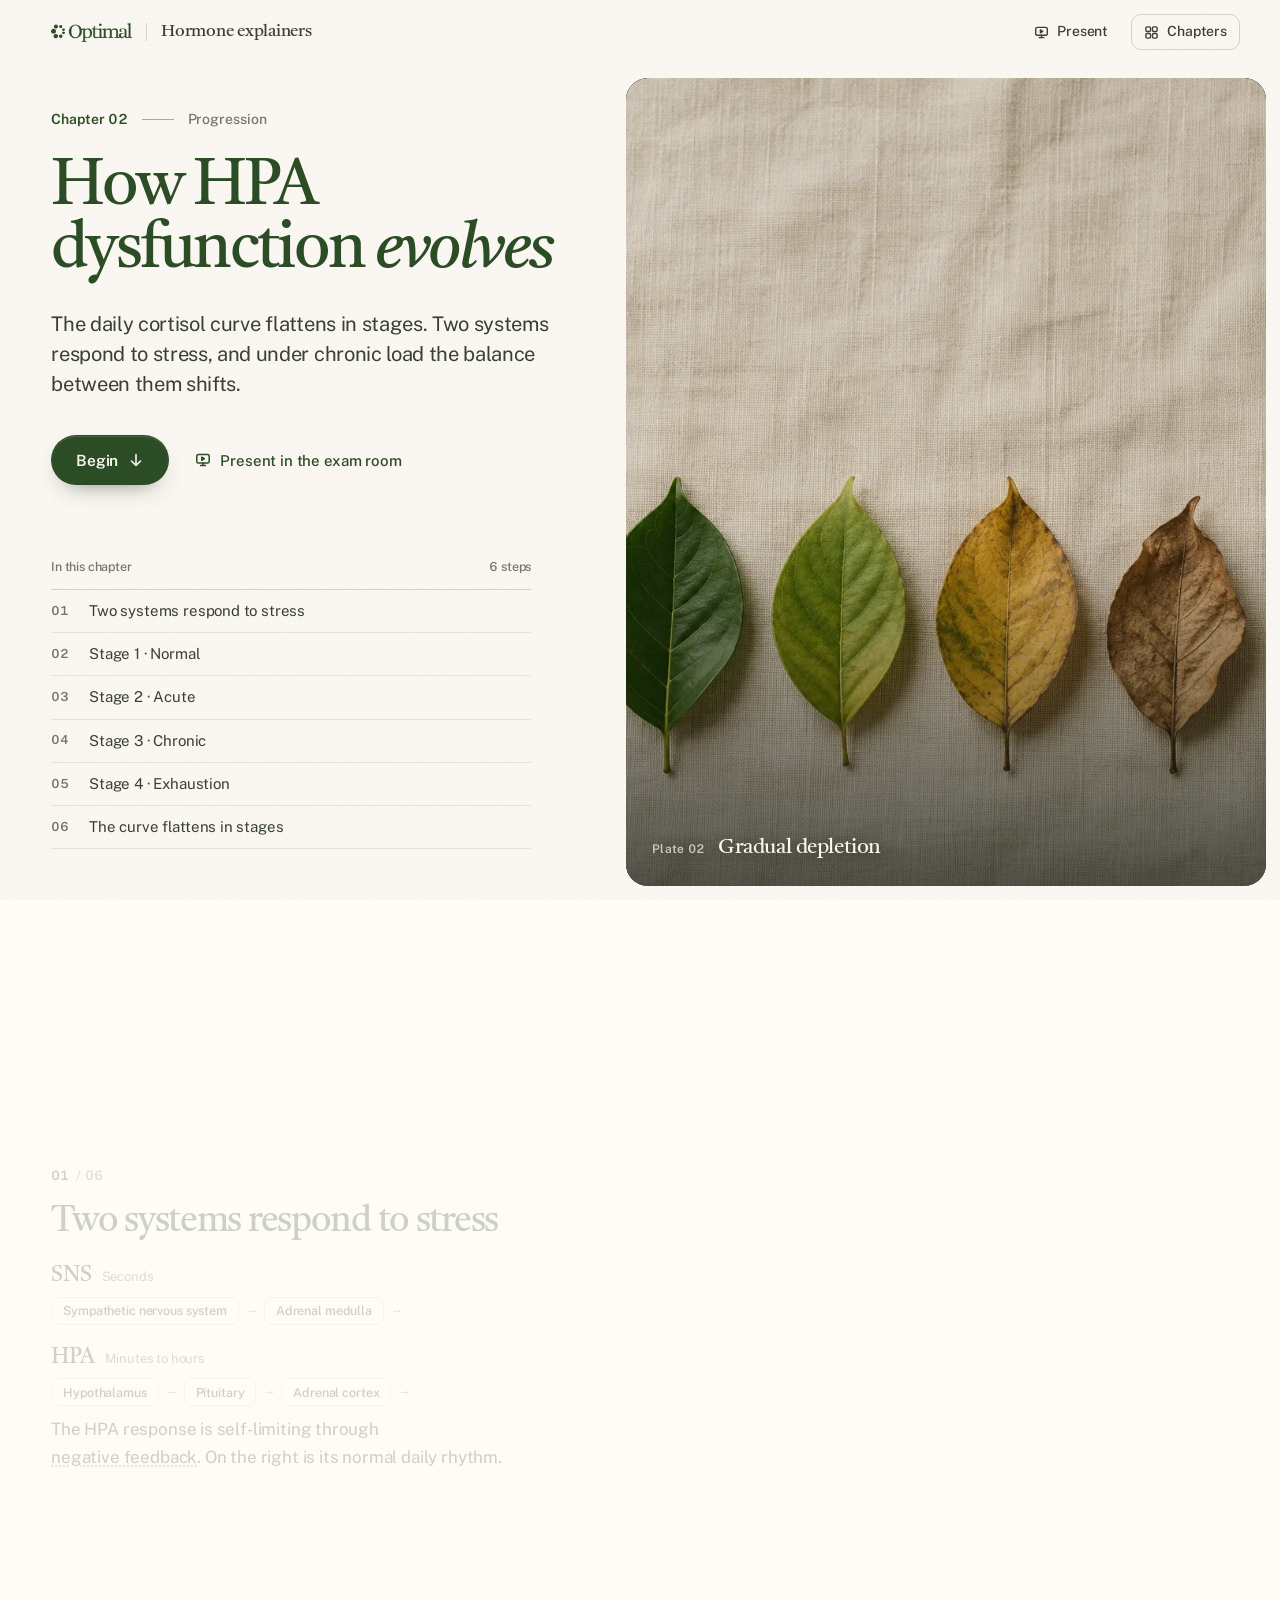
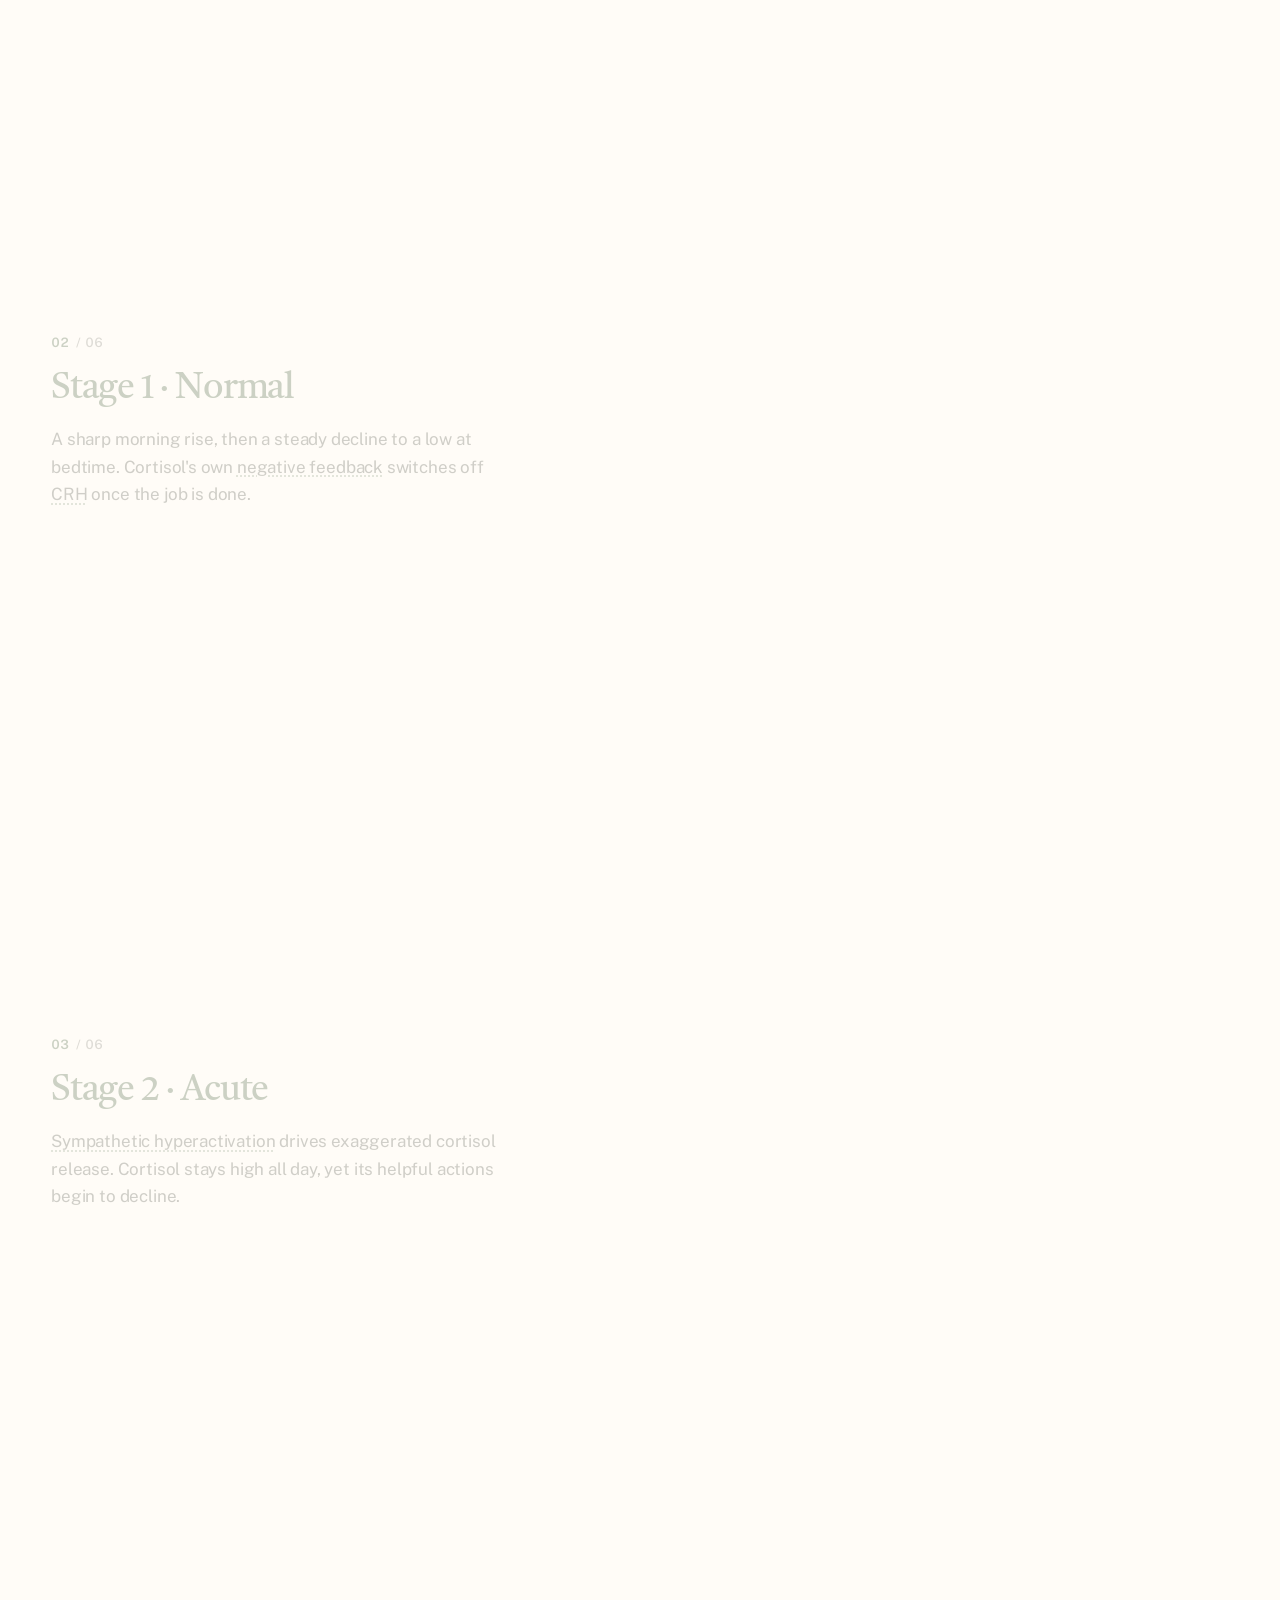
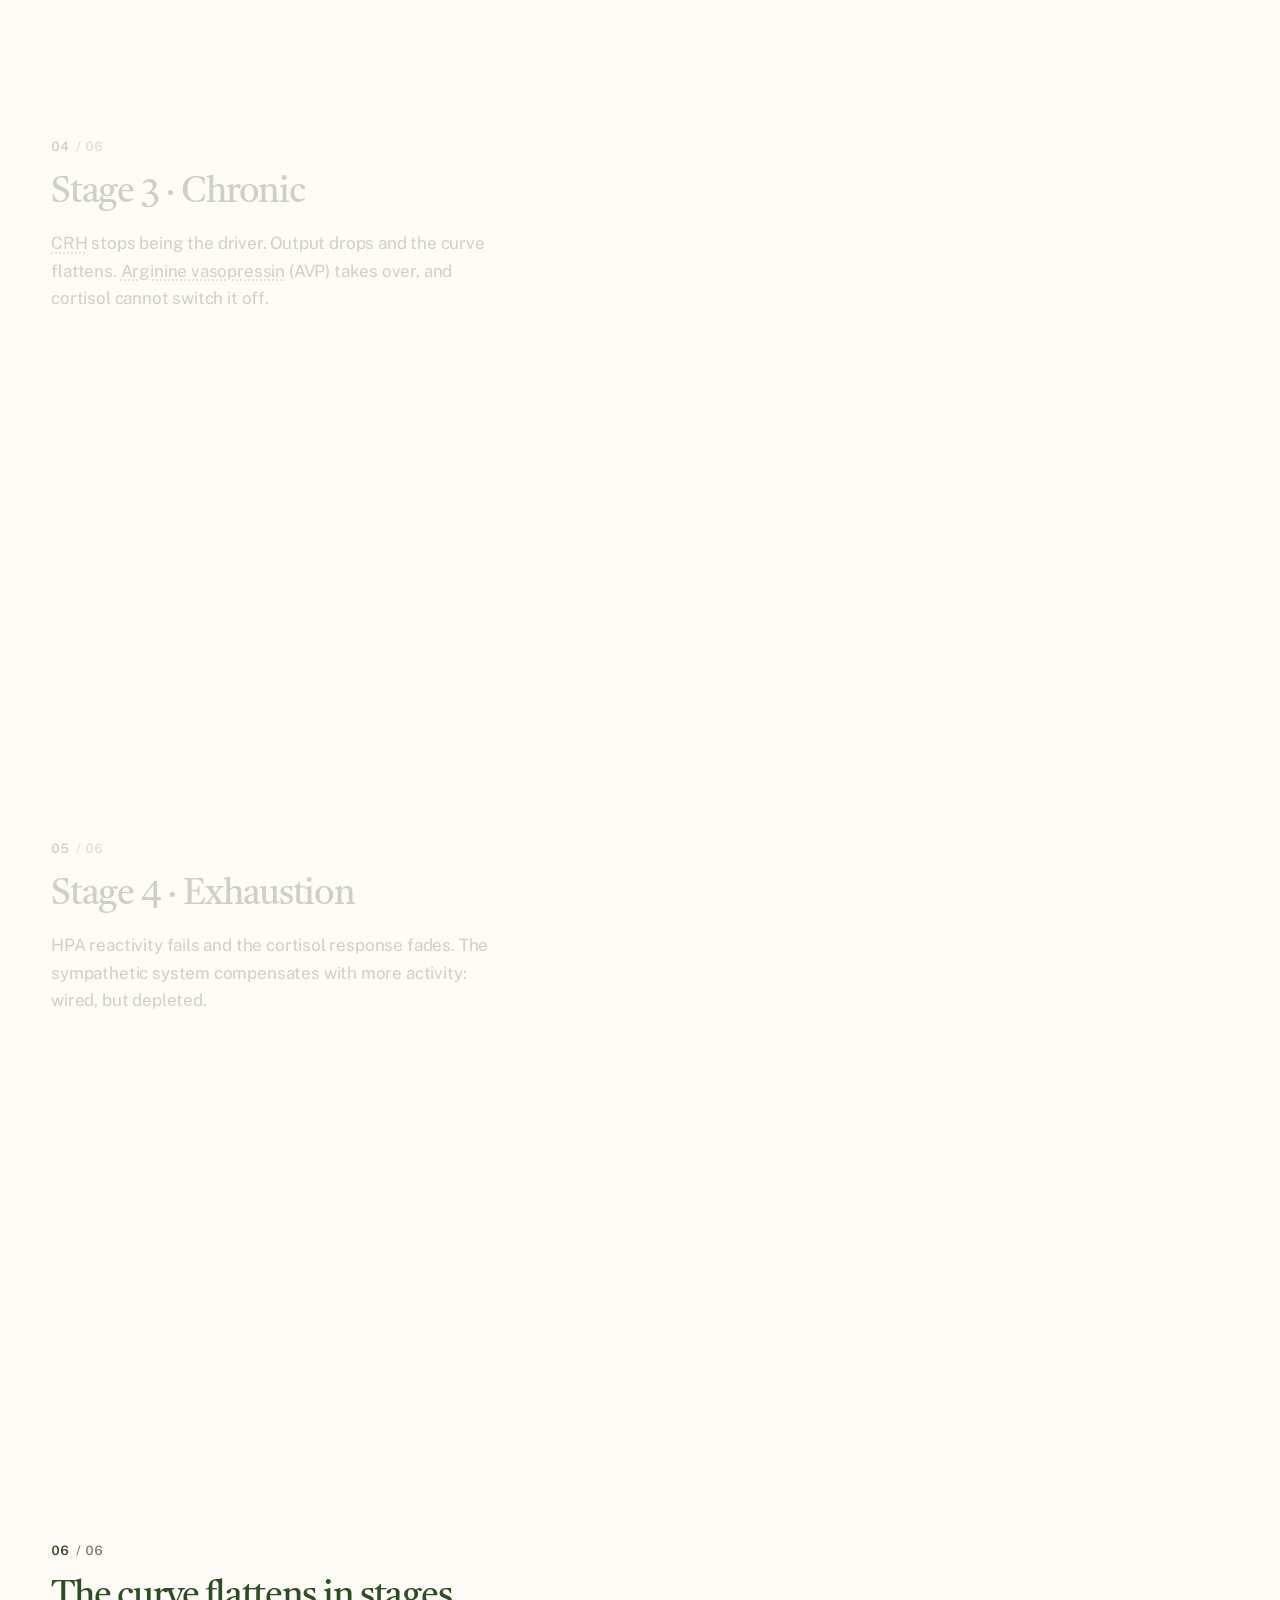
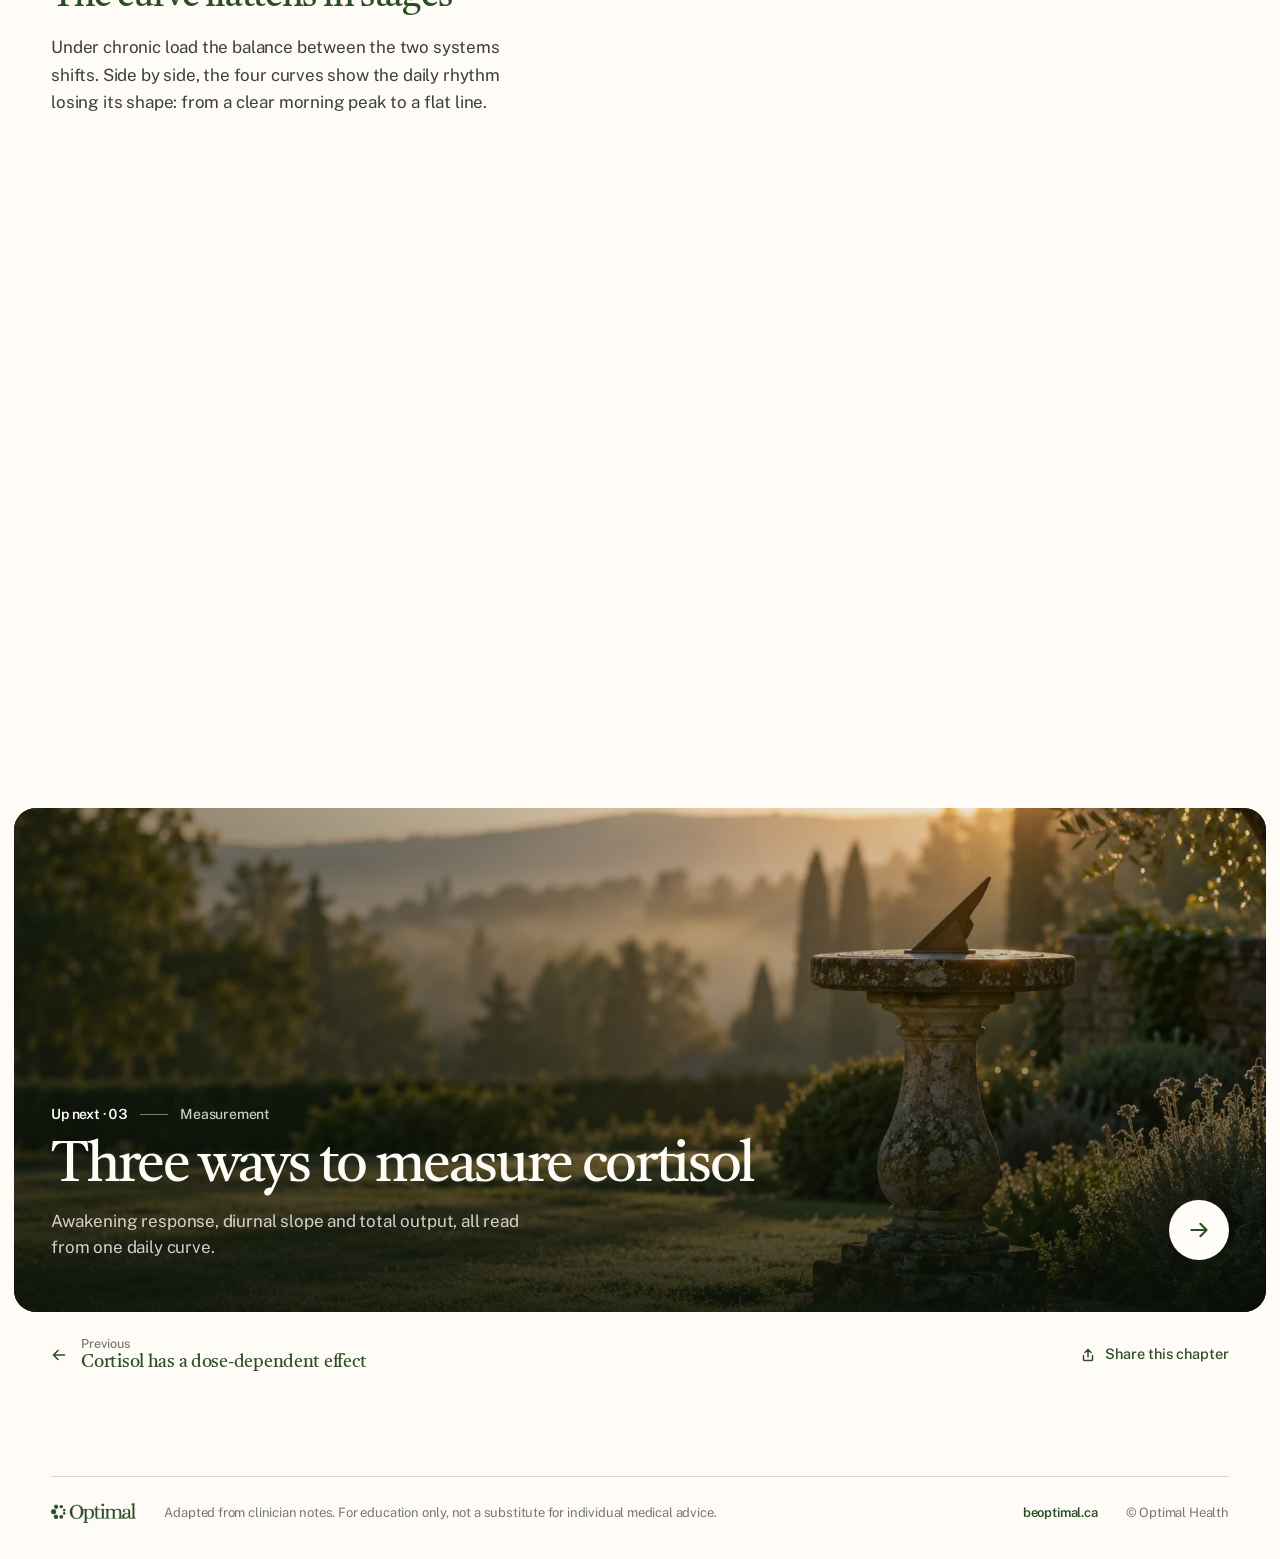
<file: 02-hpa-dysfunction.html>
<!DOCTYPE html>
<html lang="en">
<head>
<meta charset="utf-8">
<meta name="viewport" content="width=device-width, initial-scale=1">
<title>How HPA dysfunction evolves · Hormone Explainers</title>
<meta name="description" content="Under chronic stress, the daily cortisol curve flattens in four stages. Chapter 02 of 08.">
<link rel="canonical" href="https://optimal-research-team.github.io/hormone-explainers/02-hpa-dysfunction.html">
<link rel="apple-touch-icon" href="assets/img/apple-touch-icon.png">
<meta property="og:type" content="website">
<meta property="og:site_name" content="Optimal · Hormone Explainers">
<meta property="og:title" content="How HPA dysfunction evolves · Hormone Explainers">
<meta property="og:description" content="Under chronic stress, the daily cortisol curve flattens in four stages. Chapter 02 of 08.">
<meta property="og:url" content="https://optimal-research-team.github.io/hormone-explainers/02-hpa-dysfunction.html">
<meta property="og:image" content="https://optimal-research-team.github.io/hormone-explainers/assets/og/02.jpg">
<meta property="og:image:width" content="1200">
<meta property="og:image:height" content="630">
<meta name="twitter:card" content="summary_large_image">
<meta name="theme-color" content="#FFFCF7">
<link rel="icon" href="assets/img/symbol-green.png">
<script>document.documentElement.classList.add('js');if(/[?&]still/.test(location.search))document.documentElement.classList.add('still');if(/[?&]og/.test(location.search))document.documentElement.classList.add('og')</script>
<link rel="preconnect" href="https://fonts.googleapis.com">
<link rel="preconnect" href="https://fonts.gstatic.com" crossorigin>
<link href="https://fonts.googleapis.com/css2?family=Castoro:ital@0;1&family=Public+Sans:ital,wght@0,300..700;1,400..500&display=swap" rel="stylesheet">
<link rel="stylesheet" href="assets/css/site.css">
<style>
.stage { --sc: #B7D3AE; }
.cur-line { stroke: var(--sc); transition: stroke .5s var(--ease), opacity .5s var(--ease); }
.cur-stop { stop-color: var(--sc); transition: stop-color .5s var(--ease); }
.end-dot { stroke: var(--sc); transition: stroke .5s var(--ease); }
.ghost, .overlay, .cur { transition: opacity .6s var(--ease); }
.tl { position: relative; z-index: 2; display: grid; grid-template-columns: repeat(4, 1fr); margin: 0 22px; }
.tl-track { position: absolute; left: 12.5%; right: 12.5%; top: 8px; height: 2px; border-radius: 2px; background: var(--l-hair); }
.tl-track i { display: block; height: 100%; width: 0; border-radius: 2px; background: linear-gradient(90deg, #B7D3AE, var(--sc)); transition: width .8s var(--ease); }
.tl button { appearance: none; border: 0; background: none; cursor: pointer; display: grid; justify-items: center; gap: 8px; padding: 0 2px; font-size: 12.5px; font-weight: 500; color: var(--l-dim); transition: color .3s var(--ease); }
.tl button span { width: 18px; height: 18px; border-radius: 50%; background: #111D10; border: 2px solid var(--l-faint); display: grid; place-items: center; transition: border-color .4s var(--ease), transform .4s var(--spring); }
.tl button span::after { content: ""; width: 7px; height: 7px; border-radius: 50%; background: var(--c); transform: scale(0); transition: transform .4s var(--spring); }
.tl button.past span { border-color: var(--c); }
.tl button.past span::after { transform: scale(.7); }
.tl button.on { color: var(--cream); }
.tl button.on span { border-color: var(--c); transform: scale(1.2); }
.tl button.on span::after { transform: scale(1); }
.tl-cap { position: relative; z-index: 2; display: flex; align-items: center; gap: 10px; margin: 12px 24px 0; font-size: 10.5px; font-weight: 600; letter-spacing: .15em; text-transform: uppercase; color: var(--l-dim); }
.tl-cap::after { content: ""; flex: 1; height: 1px; background: linear-gradient(90deg, var(--l-hair), transparent); }
.legend-row { display: flex; flex-wrap: wrap; gap: 6px 14px; }
.legend-row span { display: inline-flex; align-items: center; gap: 6px; font-size: 12.5px; color: rgba(255, 252, 247, .8); }
.legend-row i { width: 14px; height: 3px; border-radius: 3px; }
.chain { display: flex; align-items: center; flex-wrap: wrap; gap: 6px; margin: 4px 0 10px; }
.chain .arr { color: var(--ink-3); font-size: 13px; }
.chain .chip { height: 28px; font-size: 12.5px; padding: 0 11px; }
.sys-t { display: flex; align-items: baseline; gap: 10px; margin-top: 16px; }
.sys-t b { font-family: var(--display); font-weight: 400; font-size: 1.35rem; color: var(--forest); }
.sys-t span { font-size: 13px; color: var(--ink-3); }
@media (max-width: 640px) { .tl button { font-size: 10.5px; } .tl-cap { display: none; } .t-lab { display: none; } }
</style>
</head>
<body data-chapter="2">
<div id="nav" class="nav-wrap"></div>

<section class="story at-head" id="story" aria-label="How HPA dysfunction evolves, step by step">
  <header class="chapter-head" id="top">
    <p class="ch-kicker reveal"><span class="num">Chapter 02</span><span>Progression</span></p>
    <h1 class="display reveal" style="--i:1">How HPA dysfunction <em class="mark">evolves</em></h1>
    <p class="lede reveal" style="--i:2">The daily cortisol curve flattens in stages. Two systems respond to stress, and under chronic load the balance between them shifts.</p>
    <div class="head-actions reveal" style="--i:3">
      <a class="btn btn-primary" href="#story" data-begin>Begin<svg class="go" viewBox="0 0 16 16" fill="none" stroke="currentColor" stroke-width="1.6" stroke-linecap="round" stroke-linejoin="round"><path d="M8 2.5v11M3.5 9 8 13.5 12.5 9"/></svg></a>
      <button class="btn-text" type="button" data-present><svg viewBox="0 0 16 16" fill="none" stroke="currentColor" stroke-width="1.5" stroke-linecap="round" stroke-linejoin="round"><rect x="1.8" y="2.5" width="12.4" height="8.5" rx="1.6"/><path d="M8 11v2.5M5.5 13.5h5"/><path d="M6.8 5.2v3.1L9.3 6.75z" fill="currentColor"/></svg>Present in the exam room</button>
    </div>
    <figure class="head-cover-m reveal" style="--i:3" aria-hidden="true"><picture><source srcset="assets/img/chapters/02.webp" type="image/webp"><img src="assets/img/chapters/02.jpg" alt="" width="1536" height="1024" decoding="async"></picture></figure>
    <nav class="toc reveal" style="--i:4" aria-label="In this chapter"><p class="toc-h"><span>In this chapter</span><span class="num">6 steps</span></p><ol></ol></nav>
  </header>
  <div class="stage-col">
    <figure class="panel-cover" style="--op:94%" aria-hidden="true"><picture><source srcset="assets/img/chapters/02.webp" type="image/webp"><img src="assets/img/chapters/02.jpg" alt="" width="1536" height="1024" decoding="async" fetchpriority="high"></picture><figcaption><span class="num">Plate 02</span>Gradual depletion</figcaption></figure>
    <div class="stage" id="stage">
      <div class="stage-head">
        <span class="stage-label" id="sLabel">Fig. 02 · The daily cortisol curve</span>
      </div>
      <div class="stage-canvas">
        <svg viewBox="0 0 660 400" role="img" aria-label="Daily cortisol curve for the selected stage, compared with the normal curve.">
          <defs>
            <linearGradient id="gFill" x1="0" x2="0" y1="0" y2="1"><stop class="cur-stop" offset="0" stop-opacity=".32"/><stop class="cur-stop" offset="1" stop-opacity="0"/></linearGradient>
            <filter id="glow" x="-20%" y="-40%" width="140%" height="180%"><feGaussianBlur stdDeviation="5" result="b"/><feMerge><feMergeNode in="b"/><feMergeNode in="SourceGraphic"/></feMerge></filter>
          </defs>
          <g class="gridl"><line x1="50" y1="112" x2="620" y2="112"/><line x1="50" y1="188" x2="620" y2="188"/><line x1="50" y1="264" x2="620" y2="264"/></g>
          <line class="ax" x1="50" y1="30" x2="50" y2="340"/>
          <line class="ax" x1="50" y1="340" x2="624" y2="340"/>
          <text class="t-lab" x="34" y="36" transform="rotate(-90 34 36)" text-anchor="end">CORTISOL</text>
          <g class="t-lab"><text x="50" y="372">WAKE</text><text x="330" y="372" text-anchor="middle">MIDDAY</text><text x="610" y="372" text-anchor="end">BED</text></g>
          <g class="cur" id="cur">
            <g class="fx-fade" style="--d:.2s"><path id="curFill" fill="url(#gFill)" d="M 50 190 C 57 128, 64 76, 74 70 C 170 76, 330 252, 610 318 L 610 340 L 50 340 Z"/></g>
            <path class="ghost" id="ghost" d="M 50 190 C 57 128, 64 76, 74 70 C 170 76, 330 252, 610 318" fill="none" stroke="#B7D3AE" stroke-opacity=".6" stroke-width="2" stroke-dasharray="4 7" opacity="0"/>
            <text class="ghost t-ser t-it" id="ghostLabel" x="150" y="40" font-size="19" fill="#B7D3AE" opacity="0">normal curve</text>
            <path class="cur-line draw" id="curLine" pathLength="1" style="--d:.2s;--dur:1.4s" d="M 50 190 C 57 128, 64 76, 74 70 C 170 76, 330 252, 610 318" fill="none" stroke-width="5.5" stroke-linecap="round" filter="url(#glow)"/>
            <g class="fx-pop" style="--d:1.3s"><circle class="end-dot" id="endDot" cx="610" cy="318" r="8" fill="#111D10" stroke-width="4"/></g>
          </g>
          <g class="overlay" id="overlay" opacity="0" fill="none" stroke-width="3.5" stroke-linecap="round" filter="url(#glow)">
            <path d="M 50 190 C 57 128, 64 76, 74 70 C 170 76, 330 252, 610 318" stroke="#B7D3AE"/>
            <path d="M 50 150 C 57 104, 64 64, 74 60 C 230 60, 430 88, 610 118" stroke="#F2B46E"/>
            <path d="M 50 262 C 57 244, 64 229, 74 226 C 230 226, 430 236, 610 250" stroke="#EE8B75"/>
            <path d="M 50 300 C 57 296, 64 291, 74 290 C 230 288, 430 288, 610 292" stroke="#C9CDC2"/>
          </g>
        </svg>
      </div>
      <div class="tl" id="tl">
        <div class="tl-track"><i id="tlFill"></i></div>
        <button type="button" data-s="0" style="--c:#B7D3AE"><span></span>Normal</button>
        <button type="button" data-s="1" style="--c:#F2B46E"><span></span>Acute</button>
        <button type="button" data-s="2" style="--c:#EE8B75"><span></span>Chronic</button>
        <button type="button" data-s="3" style="--c:#C9CDC2"><span></span>Exhaustion</button>
      </div>
      <div class="tl-cap">Time under chronic stress</div>
      <div class="stage-foot">
        <div class="readout" id="readout" aria-live="polite"><span class="d"></span><span id="rText"><b>Normal</b> · Stage 1 of 4</span></div>
        <div class="stepper">
          <button class="sbtn" type="button" data-step-prev aria-label="Previous step"><svg viewBox="0 0 16 16" fill="none" stroke="currentColor" stroke-width="1.6" stroke-linecap="round" stroke-linejoin="round"><path d="M10 3 5 8l5 5"/></svg></button>
          <div class="dots"></div>
          <button class="sbtn" type="button" data-step-next aria-label="Next step"><svg viewBox="0 0 16 16" fill="none" stroke="currentColor" stroke-width="1.6" stroke-linecap="round" stroke-linejoin="round"><path d="m6 3 5 5-5 5"/></svg></button>
        </div>
      </div>
    </div>
  </div>

  <div class="steps">
    <div class="present-top"><img src="assets/img/optimal-wordmark-green.png" alt="Optimal"><span class="pt-label">02 · Progression</span><button class="present-close" type="button" data-present-exit><svg viewBox="0 0 16 16" fill="none" stroke="currentColor" stroke-width="1.6" stroke-linecap="round"><path d="M4 4l8 8M12 4l-8 8"/></svg>Exit<kbd>Esc</kbd></button></div>

    <article class="step"><div class="step-inner">
      <span class="step-n"></span>
      <h2>Two systems respond to stress</h2>
      <div class="sys-t"><b>SNS</b><span>Seconds</span></div>
      <div class="chain"><span class="chip">Sympathetic nervous system</span><span class="arr">→</span><span class="chip">Adrenal medulla</span><span class="arr">→</span><span class="chip solid">Adrenaline</span></div>
      <div class="sys-t"><b>HPA</b><span>Minutes to hours</span></div>
      <div class="chain"><span class="chip">Hypothalamus</span><span class="arr">→</span><span class="chip">Pituitary</span><span class="arr">→</span><span class="chip">Adrenal cortex</span><span class="arr">→</span><span class="chip solid">Cortisol</span></div>
      <p>The HPA response is self-limiting through negative feedback. On the right is its normal daily rhythm.</p>
    </div></article>

    <article class="step"><div class="step-inner">
      <span class="step-n"></span>
      <h2>Stage 1 · Normal</h2>
      <p>A sharp morning rise, then a steady decline to a low at bedtime. Cortisol's own negative feedback switches off CRH once the job is done.</p>
    </div></article>

    <article class="step"><div class="step-inner">
      <span class="step-n"></span>
      <h2>Stage 2 · Acute</h2>
      <p>Sympathetic hyperactivation drives exaggerated cortisol release. Cortisol stays high all day, yet its helpful actions begin to decline.</p>
    </div></article>

    <article class="step"><div class="step-inner">
      <span class="step-n"></span>
      <h2>Stage 3 · Chronic</h2>
      <p>CRH stops being the driver. Output drops and the curve flattens. Arginine vasopressin (AVP) takes over, and cortisol cannot switch it off.</p>
    </div></article>

    <article class="step"><div class="step-inner">
      <span class="step-n"></span>
      <h2>Stage 4 · Exhaustion</h2>
      <p>HPA reactivity fails and the cortisol response fades. The sympathetic system compensates with more activity: wired, but depleted.</p>
    </div></article>

    <article class="step"><div class="step-inner">
      <span class="step-n"></span>
      <h2>The curve flattens in stages</h2>
      <p>Under chronic load the balance between the two systems shifts. Side by side, the four curves show the daily rhythm losing its shape: from a clear morning peak to a flat line.</p>
    </div></article>
  </div>
</section>

<div id="end"></div>
<div id="foot"></div>
<script src="assets/js/glossary.js"></script>
<script src="assets/js/site.js"></script>
<script>
(function () {
  var S = [
    { name: 'Normal', c: '#B7D3AE', d: 'M 50 190 C 57 128, 64 76, 74 70 C 170 76, 330 252, 610 318', end: 318 },
    { name: 'Acute', c: '#F2B46E', d: 'M 50 150 C 57 104, 64 64, 74 60 C 230 60, 430 88, 610 118', end: 118 },
    { name: 'Chronic', c: '#EE8B75', d: 'M 50 262 C 57 244, 64 229, 74 226 C 230 226, 430 236, 610 250', end: 250 },
    { name: 'Exhaustion', c: '#C9CDC2', d: 'M 50 300 C 57 296, 64 291, 74 290 C 230 288, 430 288, 610 292', end: 292 }
  ];
  var $ = function (id) { return document.getElementById(id); };
  var stage = $('stage'), line = $('curLine'), fill = $('curFill'), dot = $('endDot');
  var tlb = [].slice.call(document.querySelectorAll('#tl button'));
  var cur = 0, endY = S[0].end, first = true;

  function set(i, ghost) {
    var from = endY, to = S[i].end;
    stage.style.setProperty('--sc', S[i].c);
    stage.style.setProperty('--rc', S[i].c);
    if (!first) {
      line.classList.remove('draw'); line.style.strokeDasharray = 'none';
      HX.morph(line, S[i].d, 950);
      HX.morph(fill, S[i].d + ' L 610 340 L 50 340 Z', 950);
      HX.tween(950, function (e) { endY = from + (to - from) * e; dot.setAttribute('cy', endY); });
    }
    first = false;
    cur = i;
    ['ghost', 'ghostLabel'].forEach(function (id) { $(id).setAttribute('opacity', ghost ? '1' : '0'); });
    $('tlFill').style.width = (i / 3 * 100) + '%';
    tlb.forEach(function (b, k) { b.classList.toggle('on', k === i); b.classList.toggle('past', k < i); });
    $('rText').innerHTML = '<b>' + S[i].name + '</b> · Stage ' + (i + 1) + ' of 4';
  }
  function overlay(on) {
    $('overlay').setAttribute('opacity', on ? '1' : '0');
    $('cur').setAttribute('opacity', on ? '0' : '1');
    if (on) {
      $('rText').innerHTML = '<span class="legend-row">' + S.map(function (s) { return '<span><i style="background:' + s.c + '"></i>' + s.name + '</span>'; }).join('') + '</span>';
      tlb.forEach(function (b) { b.classList.add('past'); b.classList.remove('on'); });
      $('tlFill').style.width = '100%';
      stage.style.setProperty('--rc', 'transparent');
    }
  }
  var story = HX.story({ onStep: function (i) {
    if (i === 5) { overlay(true); return; }
    overlay(false);
    set(i === 0 ? 0 : i - 1, i > 1);
  } });
  tlb.forEach(function (b, k) { b.addEventListener('click', function () { story.go(k + 1); }); });
})();
</script>
</body>
</html>
</file>
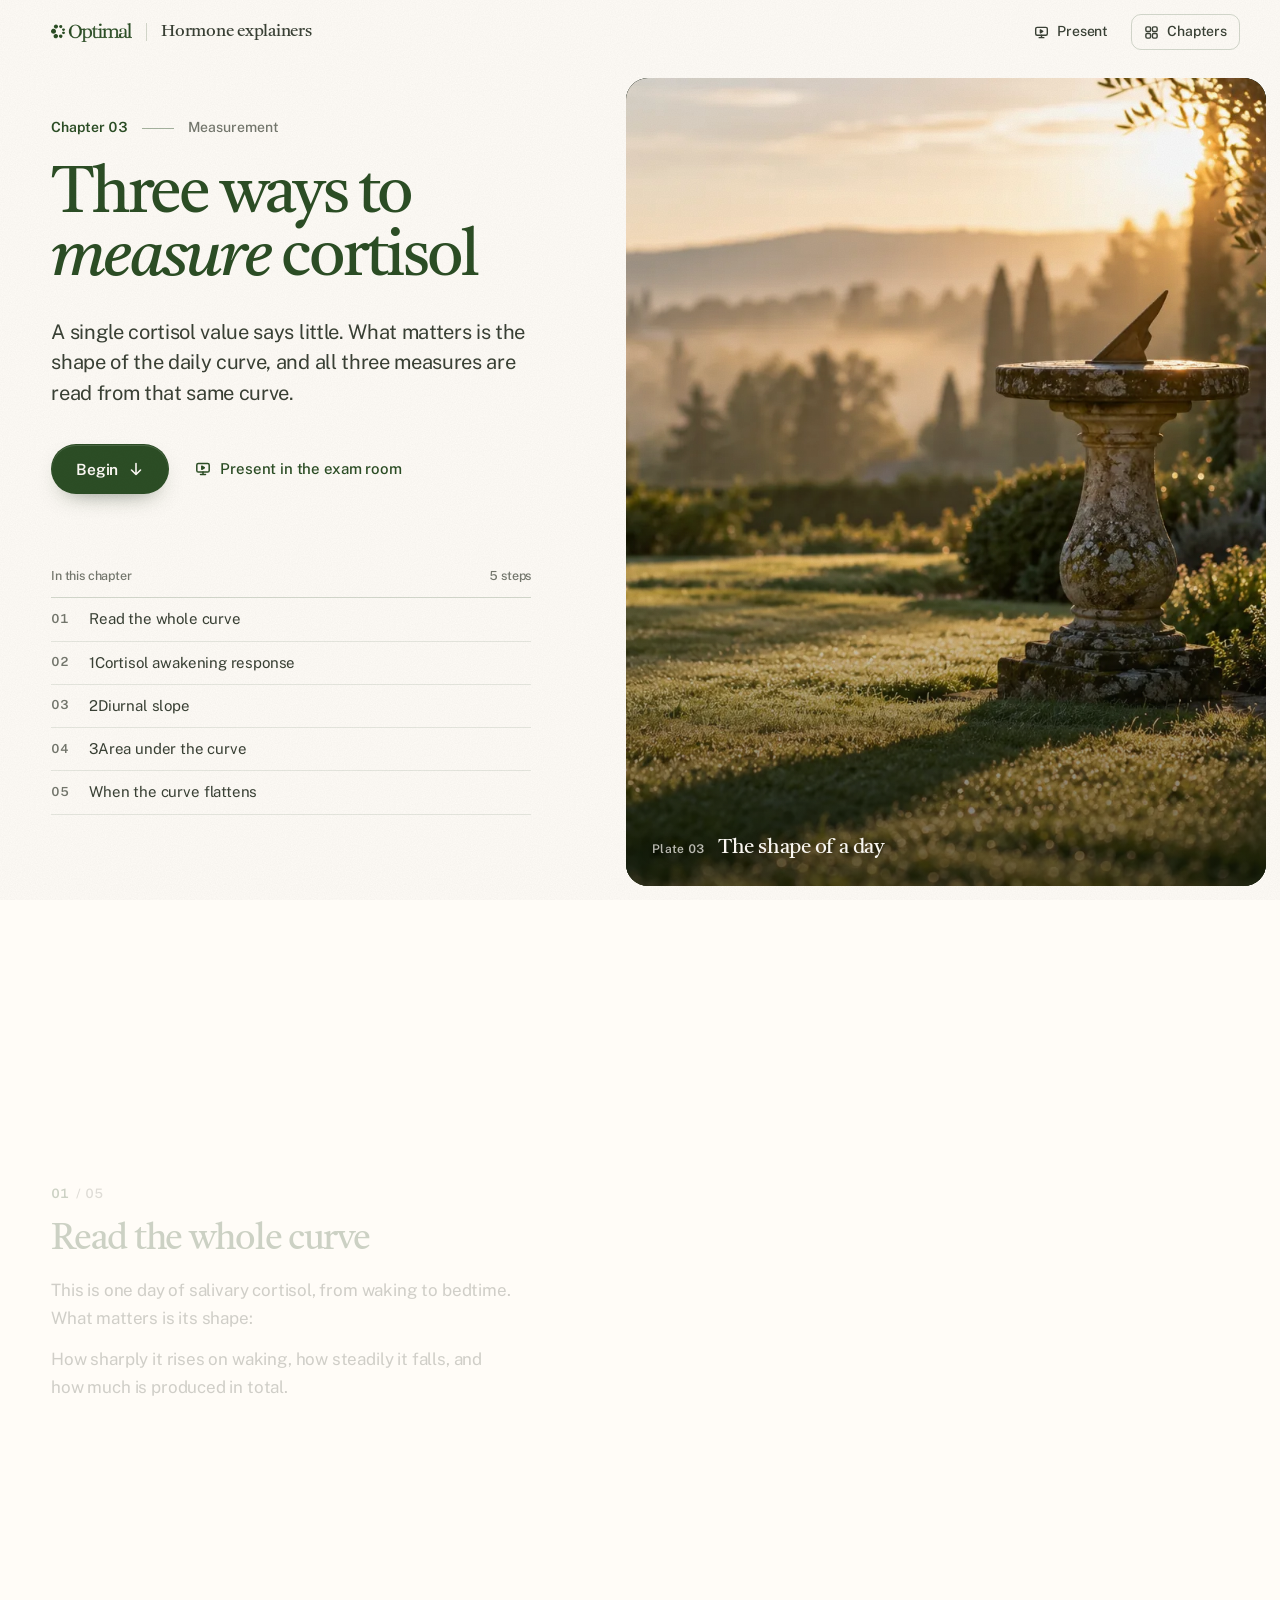
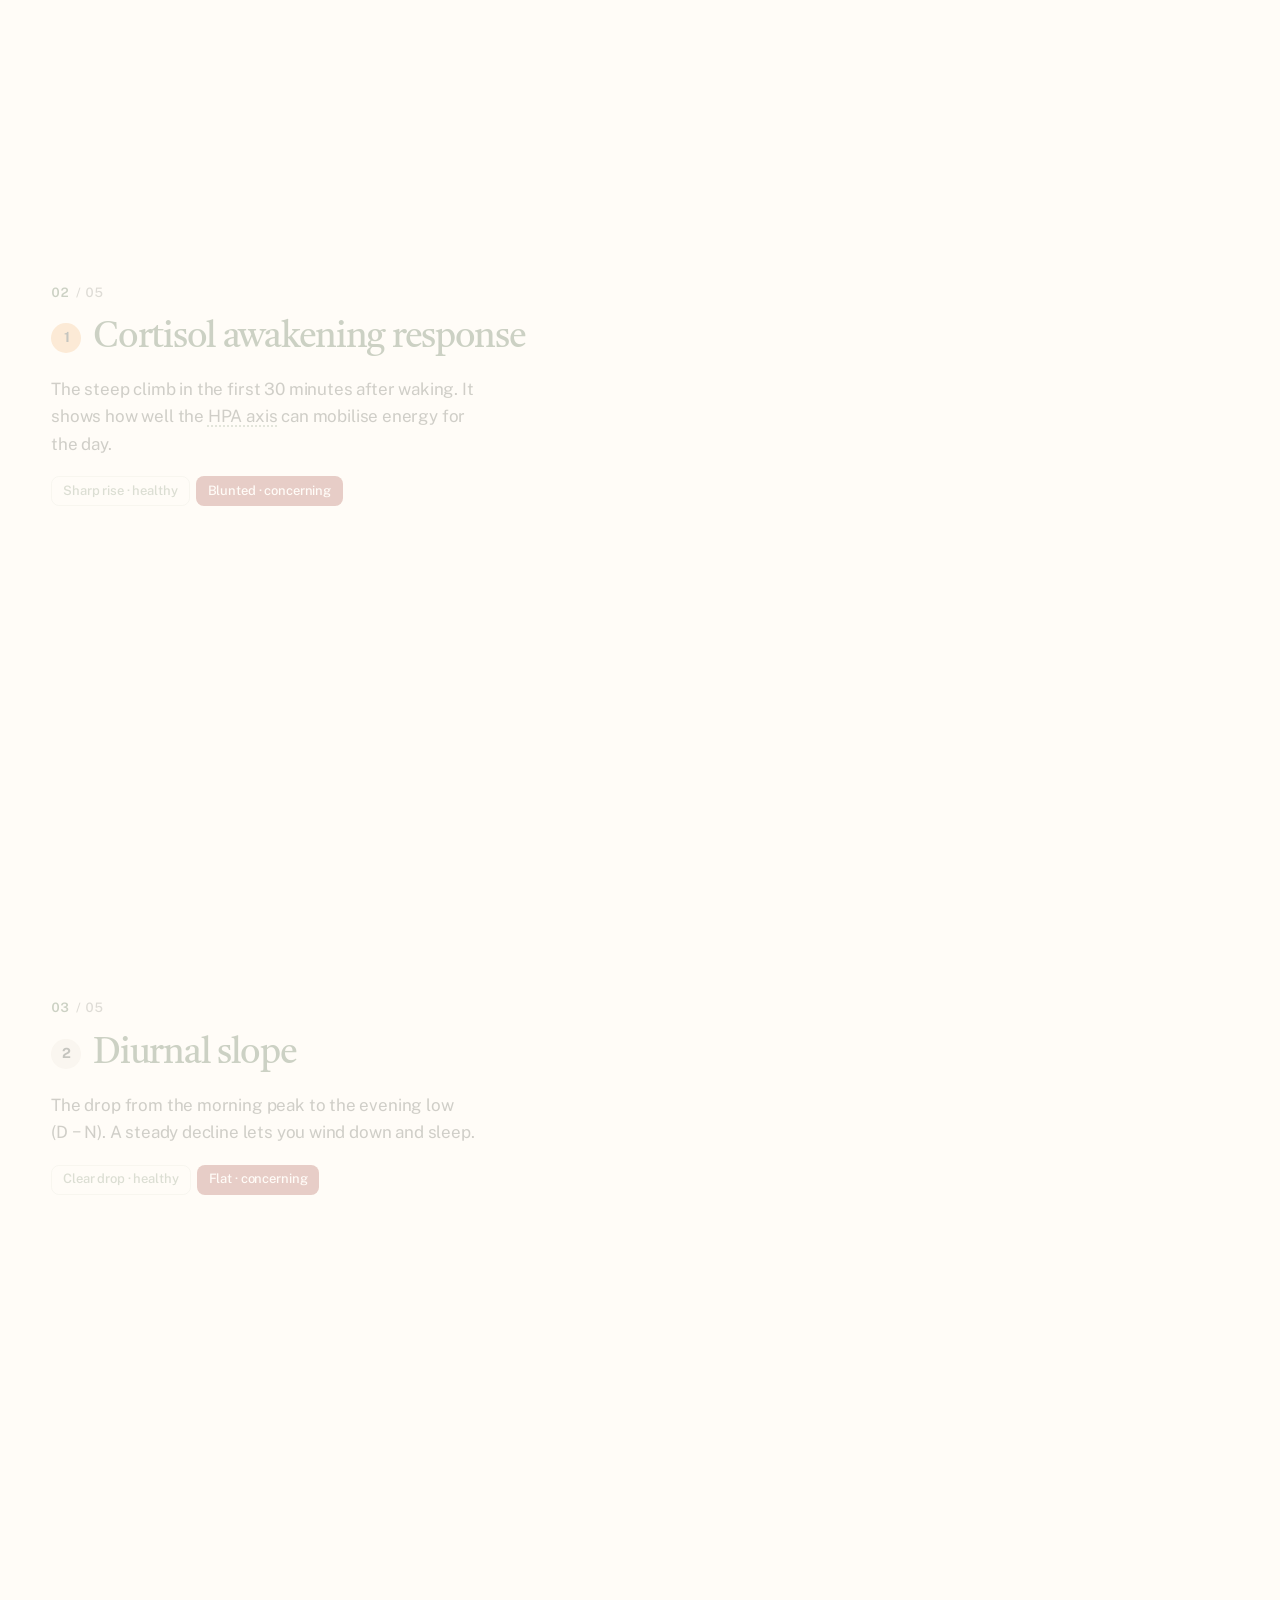
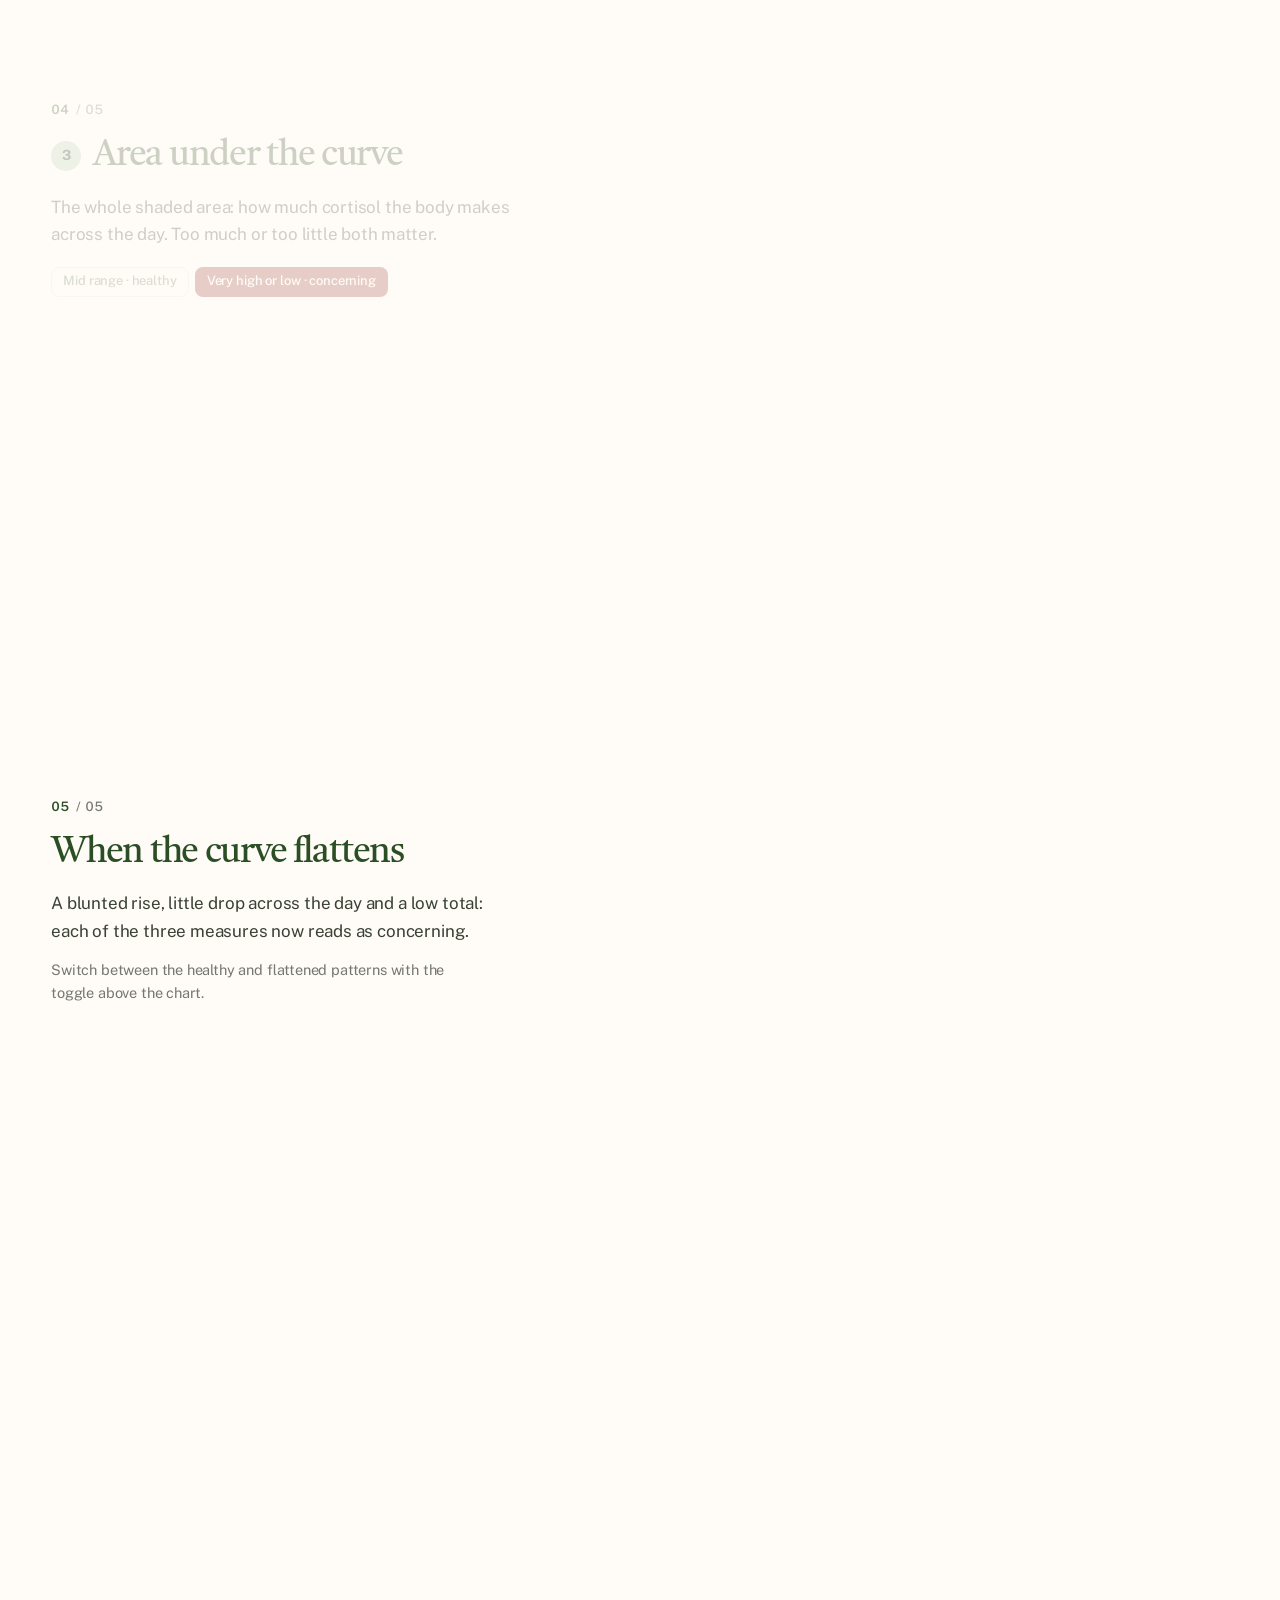
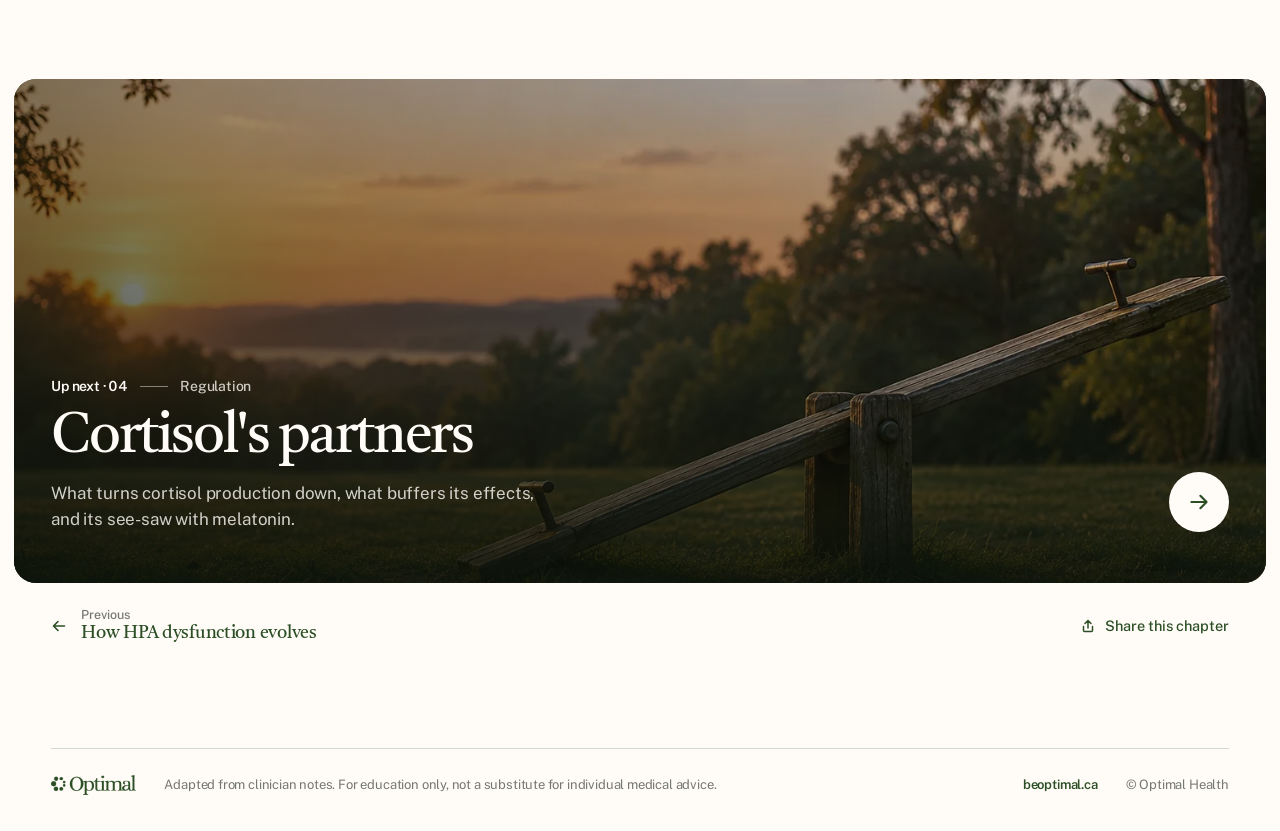
<file: 03-measuring-cortisol.html>
<!DOCTYPE html>
<html lang="en">
<head>
<meta charset="utf-8">
<meta name="viewport" content="width=device-width, initial-scale=1">
<title>Three ways to measure cortisol · Hormone Explainers</title>
<meta name="description" content="Awakening response, diurnal slope and area under the curve, all read from one daily cortisol curve. Chapter 03 of 08.">
<link rel="canonical" href="https://optimal-research-team.github.io/hormone-explainers/03-measuring-cortisol.html">
<link rel="apple-touch-icon" href="assets/img/apple-touch-icon.png">
<meta property="og:type" content="website">
<meta property="og:site_name" content="Optimal · Hormone Explainers">
<meta property="og:title" content="Three ways to measure cortisol · Hormone Explainers">
<meta property="og:description" content="Awakening response, diurnal slope and area under the curve, all read from one daily cortisol curve. Chapter 03 of 08.">
<meta property="og:url" content="https://optimal-research-team.github.io/hormone-explainers/03-measuring-cortisol.html">
<meta property="og:image" content="https://optimal-research-team.github.io/hormone-explainers/assets/og/03.jpg">
<meta property="og:image:width" content="1200">
<meta property="og:image:height" content="630">
<meta name="twitter:card" content="summary_large_image">
<meta name="theme-color" content="#FFFCF7">
<link rel="icon" href="assets/img/symbol-green.png">
<script>document.documentElement.classList.add('js');if(/[?&]still/.test(location.search))document.documentElement.classList.add('still');if(/[?&]og/.test(location.search))document.documentElement.classList.add('og')</script>
<link rel="preconnect" href="https://fonts.googleapis.com">
<link rel="preconnect" href="https://fonts.gstatic.com" crossorigin>
<link href="https://fonts.googleapis.com/css2?family=Castoro:ital@0;1&family=Public+Sans:ital,wght@0,300..700;1,400..500&display=swap" rel="stylesheet">
<link rel="stylesheet" href="assets/css/site.css">
<style>
.emph { opacity: 0; transition: opacity .4s var(--ease); }
.emph.is-on { opacity: 1; }
.badge-t { cursor: pointer; }
.badge-t circle { transition: r .3s var(--spring); }
.badge-t.is-on circle { r: 21px; }
.ghost { transition: opacity .5s var(--ease); }
.step .tags .chip.cur.status-ok { background: var(--forest); color: var(--cream) !important; border-color: transparent; }
.step .tags .chip.cur.status-bad { background: var(--brick); color: var(--cream) !important; border-color: transparent !important; }
.step .tags .chip:not(.cur) { opacity: .7; }
.m-num { display: inline-grid; place-items: center; width: 30px; height: 30px; border-radius: 50%; font-family: var(--sans); font-size: 14px; font-weight: 700; color: #10190F; margin-right: 12px; vertical-align: 5px; }
@media (max-width: 640px) { .svg-label, .t-lab { display: none; } }
</style>
</head>
<body data-chapter="3">
<div id="nav" class="nav-wrap"></div>

<section class="story at-head" id="story" data-links aria-label="Reading the daily cortisol curve, step by step">
  <header class="chapter-head" id="top">
    <p class="ch-kicker reveal"><span class="num">Chapter 03</span><span>Measurement</span></p>
    <h1 class="display reveal" style="--i:1">Three ways to <em class="mark">measure</em> cortisol</h1>
    <p class="lede reveal" style="--i:2">A single cortisol value says little. What matters is the shape of the daily curve, and all three measures are read from that same curve.</p>
    <div class="head-actions reveal" style="--i:3">
      <a class="btn btn-primary" href="#story" data-begin>Begin<svg class="go" viewBox="0 0 16 16" fill="none" stroke="currentColor" stroke-width="1.6" stroke-linecap="round" stroke-linejoin="round"><path d="M8 2.5v11M3.5 9 8 13.5 12.5 9"/></svg></a>
      <button class="btn-text" type="button" data-present><svg viewBox="0 0 16 16" fill="none" stroke="currentColor" stroke-width="1.5" stroke-linecap="round" stroke-linejoin="round"><rect x="1.8" y="2.5" width="12.4" height="8.5" rx="1.6"/><path d="M8 11v2.5M5.5 13.5h5"/><path d="M6.8 5.2v3.1L9.3 6.75z" fill="currentColor"/></svg>Present in the exam room</button>
    </div>
    <figure class="head-cover-m reveal" style="--i:3" aria-hidden="true"><picture><source srcset="assets/img/chapters/03.webp" type="image/webp"><img src="assets/img/chapters/03.jpg" alt="" width="1536" height="1024" decoding="async"></picture></figure>
    <nav class="toc reveal" style="--i:4" aria-label="In this chapter"><p class="toc-h"><span>In this chapter</span><span class="num">5 steps</span></p><ol></ol></nav>
  </header>
  <div class="stage-col">
    <figure class="panel-cover" style="--op:70%" aria-hidden="true"><picture><source srcset="assets/img/chapters/03.webp" type="image/webp"><img src="assets/img/chapters/03.jpg" alt="" width="1536" height="1024" decoding="async" fetchpriority="high"></picture><figcaption><span class="num">Plate 03</span>The shape of a day</figcaption></figure>
    <div class="stage" id="stage">
      <div class="stage-head">
        <span class="stage-label">Fig. 03 · One day of salivary cortisol</span>
        <div class="gseg" role="group" aria-label="Curve pattern" data-keys>
          <button type="button" data-p="healthy" aria-pressed="true"><span class="sw" style="background:#B7D3AE"></span>Healthy</button>
          <button type="button" data-p="flat" aria-pressed="false"><span class="sw" style="background:#EE8B75"></span>Flattened</button>
        </div>
      </div>
      <div class="stage-canvas">
        <svg viewBox="0 0 900 416" role="img" aria-label="Daily salivary cortisol curve with the awakening response, diurnal slope and area under the curve marked.">
          <defs>
            <linearGradient id="auc" x1="0" x2="0" y1="0" y2="1"><stop offset="0" stop-color="#B7D3AE" stop-opacity=".42"/><stop offset="1" stop-color="#B7D3AE" stop-opacity=".03"/></linearGradient>
            <filter id="glow" x="-20%" y="-40%" width="140%" height="180%"><feGaussianBlur stdDeviation="5" result="b"/><feMerge><feMergeNode in="b"/><feMergeNode in="SourceGraphic"/></feMerge></filter>
          </defs>
          <g class="lk" data-k="car"><rect x="40" y="20" width="130" height="330" fill="#F2B46E" opacity=".1"/><line x1="170" y1="20" x2="170" y2="350" stroke="#F2B46E" stroke-opacity=".35" stroke-dasharray="2 5"/></g>
          <g class="fx-fade" style="--d:1.2s"><path class="lk" data-k="auc" id="aucFill" fill="url(#auc)" d="M 40 190 C 70 130, 120 82, 170 80 C 380 90, 620 280, 860 318 L 860 350 L 40 350 Z"/></g>
          <line class="ax" x1="40" y1="16" x2="40" y2="350"/>
          <line class="ax" x1="40" y1="350" x2="872" y2="350"/>
          <text class="t-lab" x="26" y="22" transform="rotate(-90 26 22)" text-anchor="end">CORTISOL</text>
          <path d="M 164 344 l 6 -10 M 172 344 l 6 -10" stroke="rgba(255,252,247,.45)" stroke-width="1.5" fill="none"/>
          <text class="t-lab" x="40" y="404" font-size="10" fill-opacity=".7">FIRST 30 MIN SHOWN ENLARGED</text>
          <g class="t-lab"><text x="40" y="384">WAKE</text><text x="170" y="384" text-anchor="middle">+30 MIN</text><text x="450" y="384" text-anchor="middle">MIDDAY</text><text x="860" y="384" text-anchor="end">BEDTIME</text></g>
          <path class="ghost" id="ghost" d="M 40 190 C 70 130, 120 82, 170 80 C 380 90, 620 280, 860 318" fill="none" stroke="#F2B46E" stroke-opacity=".5" stroke-width="2.5" stroke-dasharray="4 7" opacity="0"/>
          <g class="fx-fade" style="--d:1.5s"><line class="lk" data-k="slope" id="slope" x1="170" y1="80" x2="860" y2="318" stroke="#FFFCF7" stroke-opacity=".8" stroke-width="2.5" stroke-dasharray="8 7"/></g>
          <path class="draw" id="curve" pathLength="1" style="--d:.3s;--dur:1.5s" d="M 40 190 C 70 130, 120 82, 170 80 C 380 90, 620 280, 860 318" fill="none" stroke="#F2B46E" stroke-width="6" stroke-linecap="round" filter="url(#glow)"/>
          <path class="emph" data-k="car" id="rise" d="M 40 190 C 70 130, 120 82, 170 80" fill="none" stroke="#FFD29C" stroke-width="10" stroke-linecap="round" filter="url(#glow)"/>
          <g class="fx-fade" style="--d:1.7s">
            <g class="lk" data-k="slope">
              <circle id="dPt" cx="170" cy="80" r="9" fill="#10190F" stroke="#FFFCF7" stroke-width="3.5"/>
              <circle id="nPt" cx="860" cy="318" r="9" fill="#10190F" stroke="#FFFCF7" stroke-width="3.5"/>
              <text class="svg-label t-ser t-it" id="dLab" x="188" y="66" font-size="23">peak (D)</text>
              <text class="svg-label t-ser t-it" id="nLab" x="846" y="342" font-size="23" text-anchor="end">night (N)</text>
            </g>
          </g>
          <g font-family="Public Sans" font-size="17" font-weight="700" fill="#10190F" text-anchor="middle">
            <g class="fx-pop" style="--d:2s"><g class="badge-t lk" data-t="car" data-k="car"><circle cx="105" cy="48" r="17" fill="#F2B46E"/><text x="105" y="54">1</text></g></g>
            <g class="fx-pop" style="--d:2.15s"><g class="badge-t lk" data-t="slope" data-k="slope" id="b2"><circle cx="515" cy="172" r="17" fill="#FFFCF7"/><text x="515" y="178">2</text></g></g>
            <g class="fx-pop" style="--d:2.3s"><g class="badge-t lk" data-t="auc" data-k="auc"><circle cx="420" cy="302" r="17" fill="#B7D3AE"/><text x="420" y="308">3</text></g></g>
          </g>
        </svg>
      </div>
      <div class="stage-foot">
        <div class="readout" id="readout" aria-live="polite"><span class="d"></span><span id="pText">Healthy pattern: a sharp rise, a clear drop and a mid-range total.</span></div>
        <div class="stepper">
          <button class="sbtn" type="button" data-step-prev aria-label="Previous step"><svg viewBox="0 0 16 16" fill="none" stroke="currentColor" stroke-width="1.6" stroke-linecap="round" stroke-linejoin="round"><path d="M10 3 5 8l5 5"/></svg></button>
          <div class="dots"></div>
          <button class="sbtn" type="button" data-step-next aria-label="Next step"><svg viewBox="0 0 16 16" fill="none" stroke="currentColor" stroke-width="1.6" stroke-linecap="round" stroke-linejoin="round"><path d="m6 3 5 5-5 5"/></svg></button>
        </div>
      </div>
    </div>
  </div>

  <div class="steps">
    <div class="present-top"><img src="assets/img/optimal-wordmark-green.png" alt="Optimal"><span class="pt-label">03 · Measurement</span><button class="present-close" type="button" data-present-exit><svg viewBox="0 0 16 16" fill="none" stroke="currentColor" stroke-width="1.6" stroke-linecap="round"><path d="M4 4l8 8M12 4l-8 8"/></svg>Exit<kbd>Esc</kbd></button></div>

    <article class="step"><div class="step-inner">
      <span class="step-n"></span>
      <h2>Read the whole curve</h2>
      <p>This is one day of salivary cortisol, from waking to bedtime. What matters is its shape:</p>
      <p>How sharply it rises on waking, how steadily it falls, and how much is produced in total.</p>
    </div></article>

    <article class="step"><div class="step-inner">
      <span class="step-n"></span>
      <h2><span class="m-num" style="background:#F2B46E">1</span>Cortisol awakening response</h2>
      <p>The steep climb in the first 30 minutes after waking. It shows how well the HPA axis can mobilise energy for the day.</p>
      <div class="tags"><span class="chip status-ok cur">Sharp rise · healthy</span><span class="chip status-bad">Blunted · concerning</span></div>
    </div></article>

    <article class="step"><div class="step-inner">
      <span class="step-n"></span>
      <h2><span class="m-num" style="background:#E9E4D8">2</span>Diurnal slope</h2>
      <p>The drop from the morning peak to the evening low (D&nbsp;−&nbsp;N). A steady decline lets you wind down and sleep.</p>
      <div class="tags"><span class="chip status-ok cur">Clear drop · healthy</span><span class="chip status-bad">Flat · concerning</span></div>
    </div></article>

    <article class="step"><div class="step-inner">
      <span class="step-n"></span>
      <h2><span class="m-num" style="background:#B7D3AE">3</span>Area under the curve</h2>
      <p>The whole shaded area: how much cortisol the body makes across the day. Too much or too little both matter.</p>
      <div class="tags"><span class="chip status-ok cur">Mid range · healthy</span><span class="chip status-bad">Very high or low · concerning</span></div>
    </div></article>

    <article class="step"><div class="step-inner">
      <span class="step-n"></span>
      <h2>When the curve flattens</h2>
      <p>A blunted rise, little drop across the day and a low total: each of the three measures now reads as concerning.</p>
      <p class="note">Switch between the healthy and flattened patterns with the toggle above the chart.</p>
    </div></article>
  </div>
</section>

<div id="end"></div>
<div id="foot"></div>
<script src="assets/js/glossary.js"></script>
<script src="assets/js/site.js"></script>
<script>
(function () {
  var P = {
    healthy: { curve: 'M 40 190 C 70 130, 120 82, 170 80 C 380 90, 620 280, 860 318', rise: 'M 40 190 C 70 130, 120 82, 170 80',
               d: [170, 80], n: [860, 318], b2: [515, 172], c: '#B7D3AE',
               note: 'Healthy pattern: a sharp rise, a clear drop and a mid-range total.' },
    flat:    { curve: 'M 40 240 C 70 232, 120 224, 170 222 C 380 226, 620 250, 860 268', rise: 'M 40 240 C 70 232, 120 224, 170 222',
               d: [170, 222], n: [860, 268], b2: [515, 222], c: '#EE8B75',
               note: 'Flattened pattern: a blunted rise, little drop and a low total.' }
  };
  var $ = function (id) { return document.getElementById(id); };
  var scope = $('story'), stage = $('stage'), curve = $('curve');
  var state = null, pos = { d: P.healthy.d.slice(), n: P.healthy.n.slice(), b2: P.healthy.b2.slice() };
  function setPattern(k, instant) {
    if (k === state) return;
    var first = state === null;
    state = k;
    var S = P[k], dur = first || instant ? 0 : 1000;
    if (!first) { curve.classList.remove('draw'); curve.style.strokeDasharray = 'none'; }
    HX.morph(curve, S.curve, dur); HX.morph($('rise'), S.rise, dur); HX.morph($('aucFill'), S.curve + ' L 860 350 L 40 350 Z', dur);
    $('ghost').setAttribute('opacity', k === 'flat' ? '1' : '0');
    var from = JSON.parse(JSON.stringify(pos));
    HX.tween(dur, function (e) {
      ['d', 'n', 'b2'].forEach(function (key) { pos[key] = [from[key][0] + (S[key][0] - from[key][0]) * e, from[key][1] + (S[key][1] - from[key][1]) * e]; });
      $('dPt').setAttribute('cy', pos.d[1]); $('nPt').setAttribute('cy', pos.n[1]);
      $('dLab').setAttribute('y', pos.d[1] - 14); $('nLab').setAttribute('y', pos.n[1] + 26);
      $('slope').setAttribute('y1', pos.d[1]); $('slope').setAttribute('y2', pos.n[1]);
      var b = $('b2'); b.querySelector('circle').setAttribute('cy', pos.b2[1]); b.querySelector('text').setAttribute('y', pos.b2[1] + 6);
    });
    document.querySelectorAll('.step .tags').forEach(function (t) {
      t.querySelector('.status-ok').classList.toggle('cur', k === 'healthy');
      t.querySelector('.status-bad').classList.toggle('cur', k === 'flat');
    });
    stage.style.setProperty('--rc', S.c);
    $('pText').textContent = S.note;
    document.querySelectorAll('.gseg button').forEach(function (b) { b.setAttribute('aria-pressed', b.getAttribute('data-p') === k); });
  }
  document.querySelectorAll('.gseg button').forEach(function (b) {
    b.addEventListener('click', function (e) { e.stopPropagation(); setPattern(b.getAttribute('data-p')); });
  });
  var focus = [null, 'car', 'slope', 'auc', null];
  HX.story({ onStep: function (i) {
    setPattern(i === 4 ? 'flat' : 'healthy');
    scope._links.setBase(focus[i]);
  } });
})();
</script>
</body>
</html>
</file>
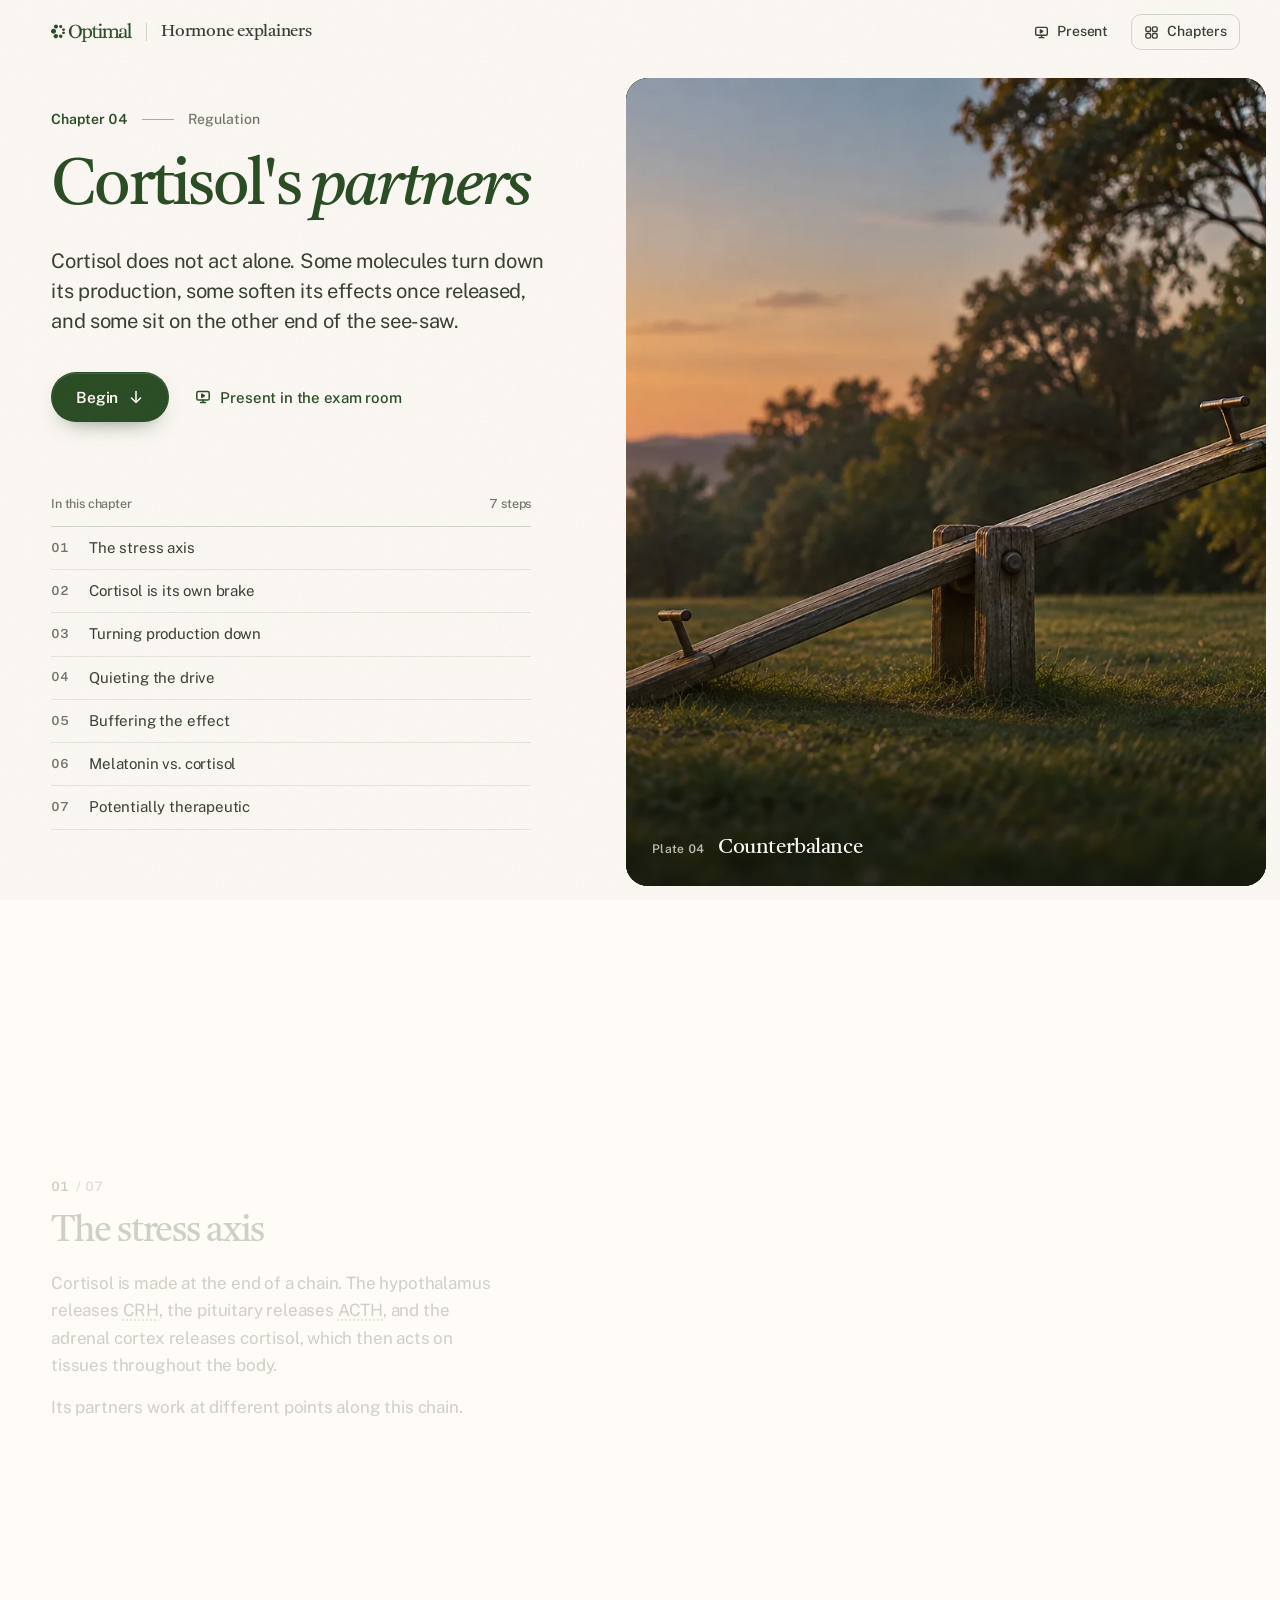
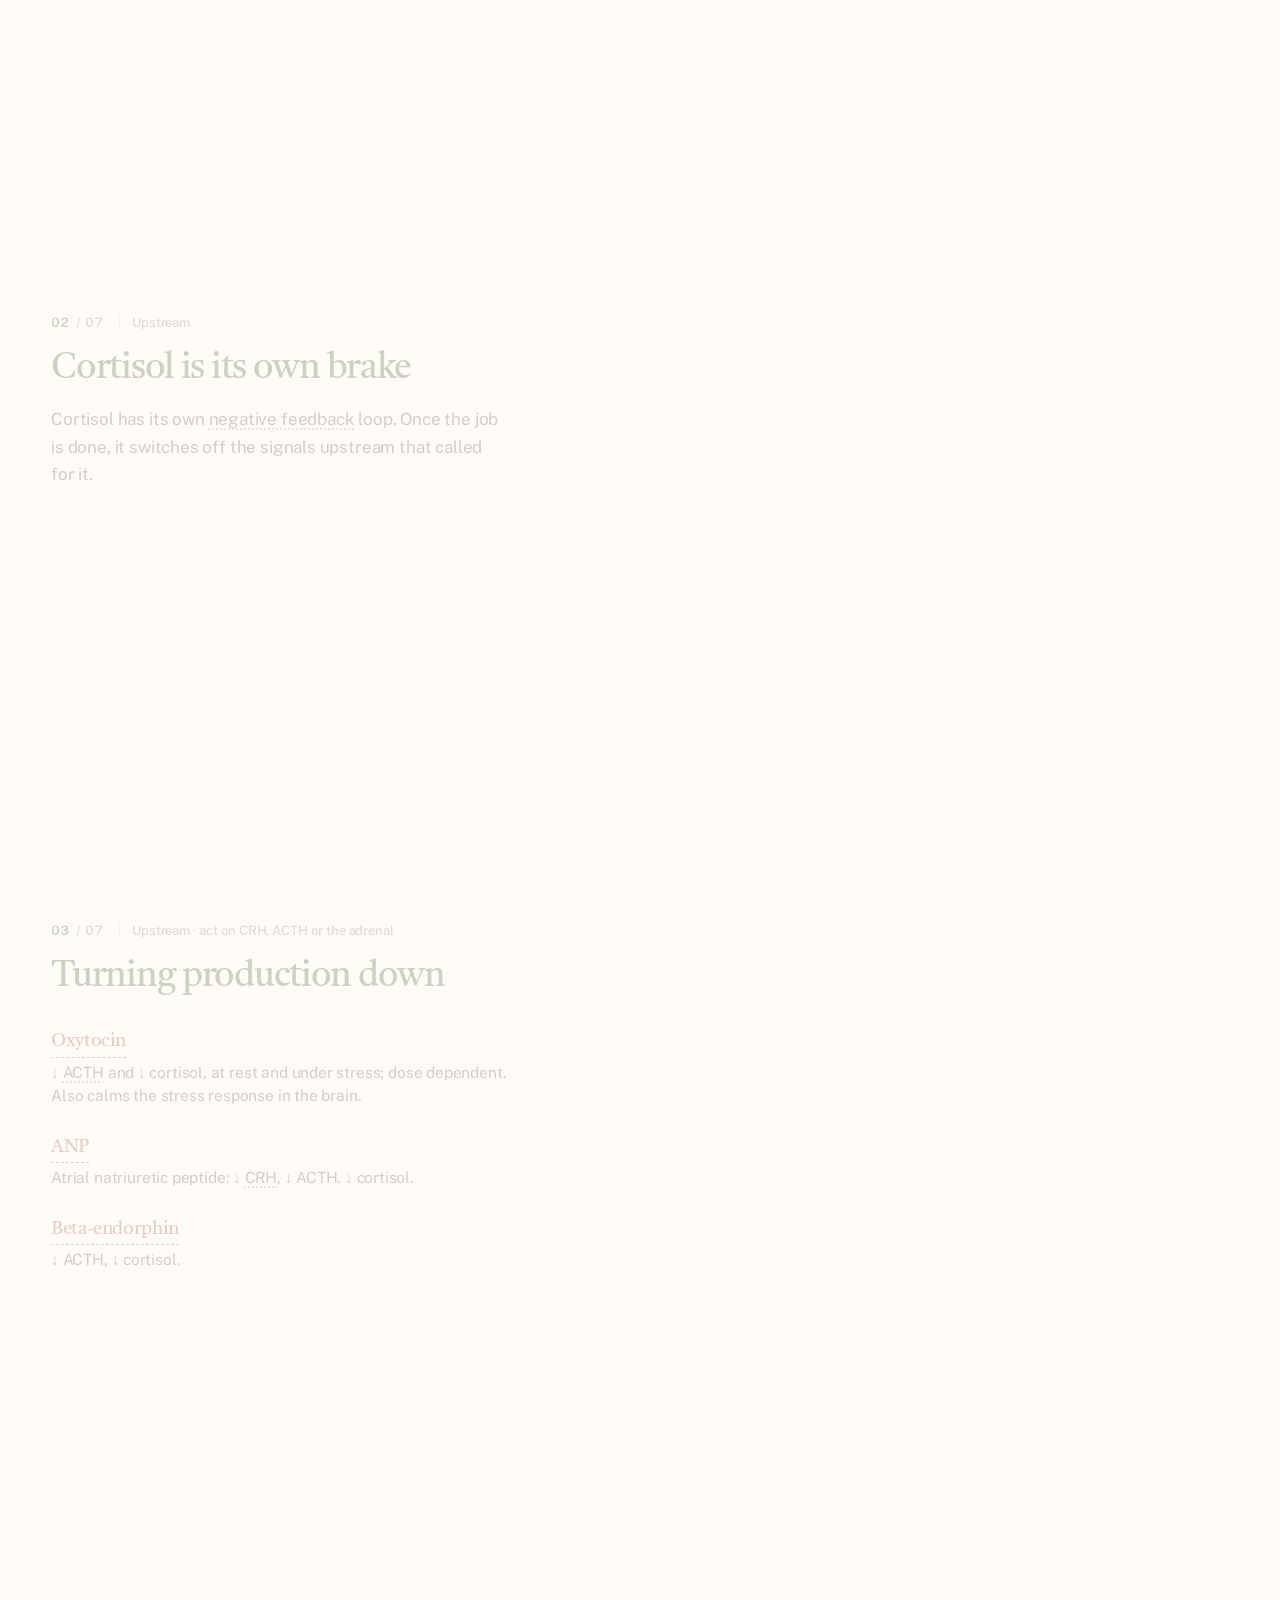
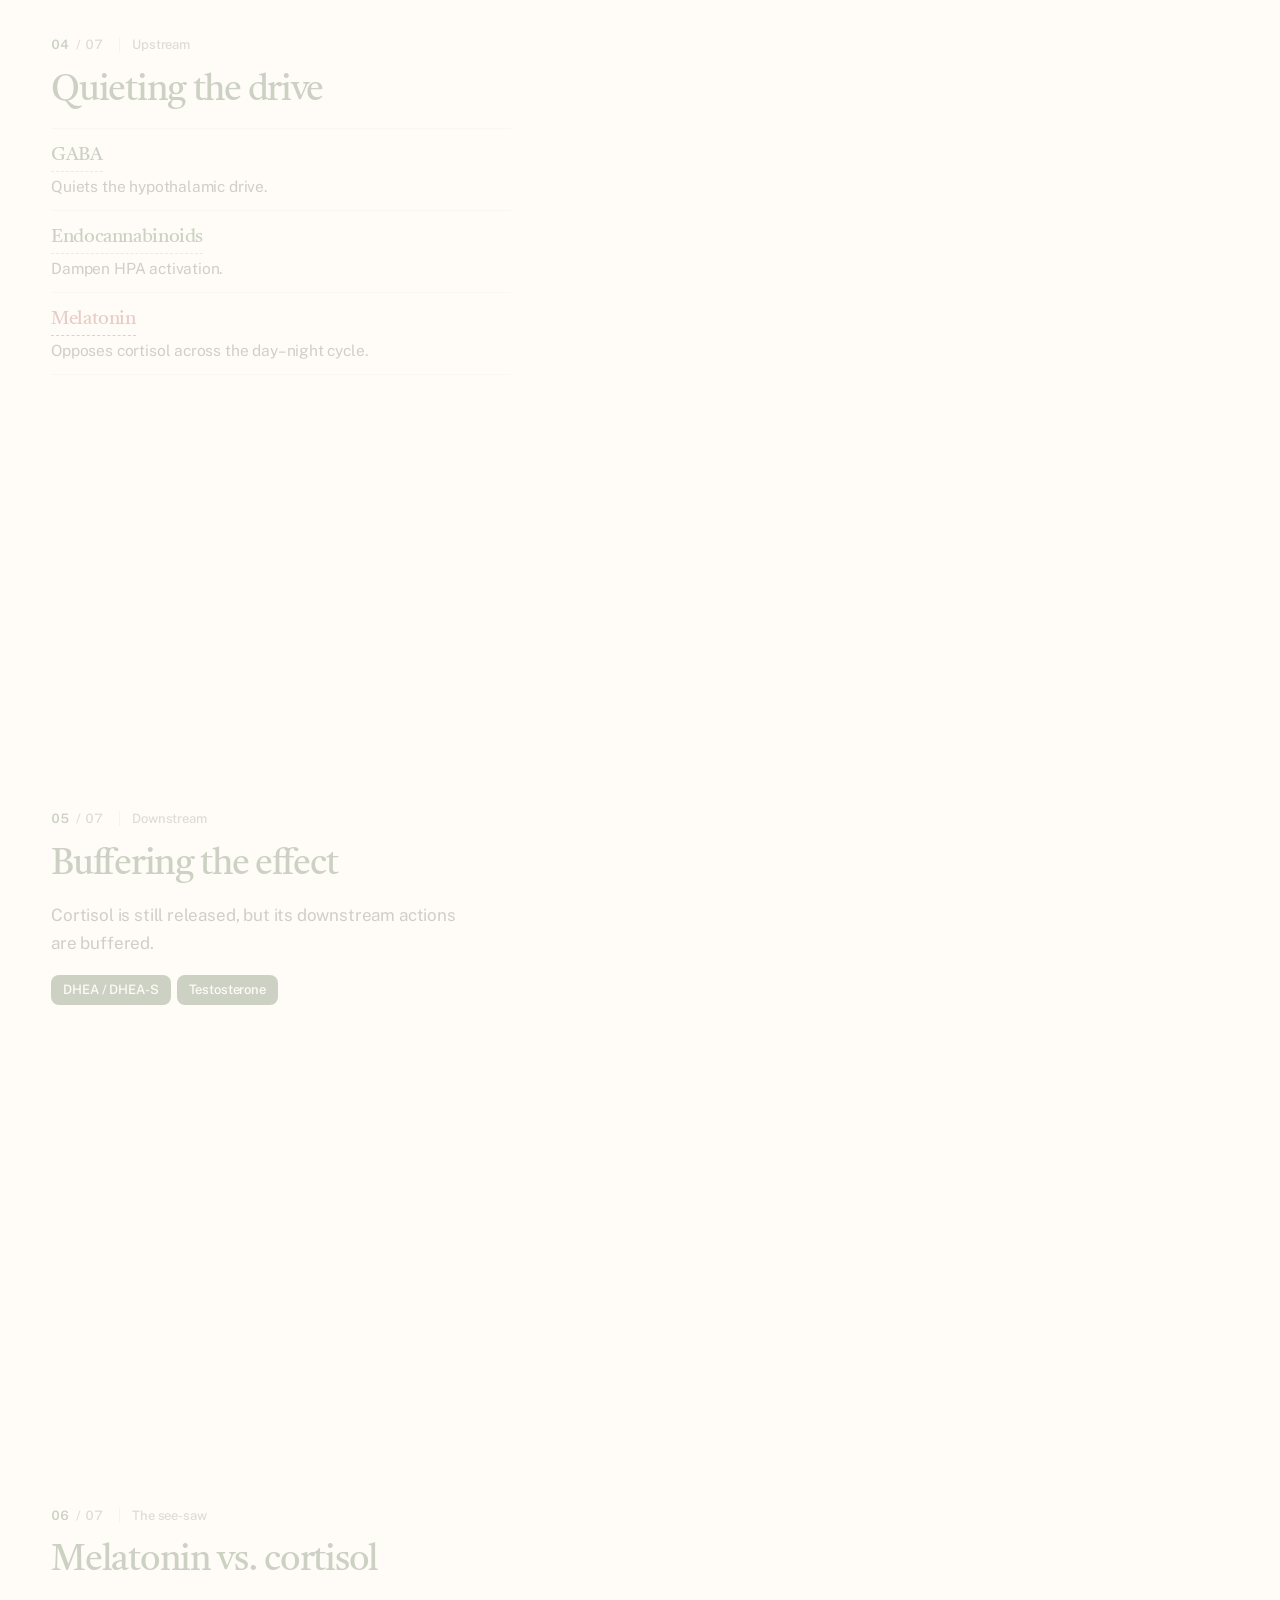
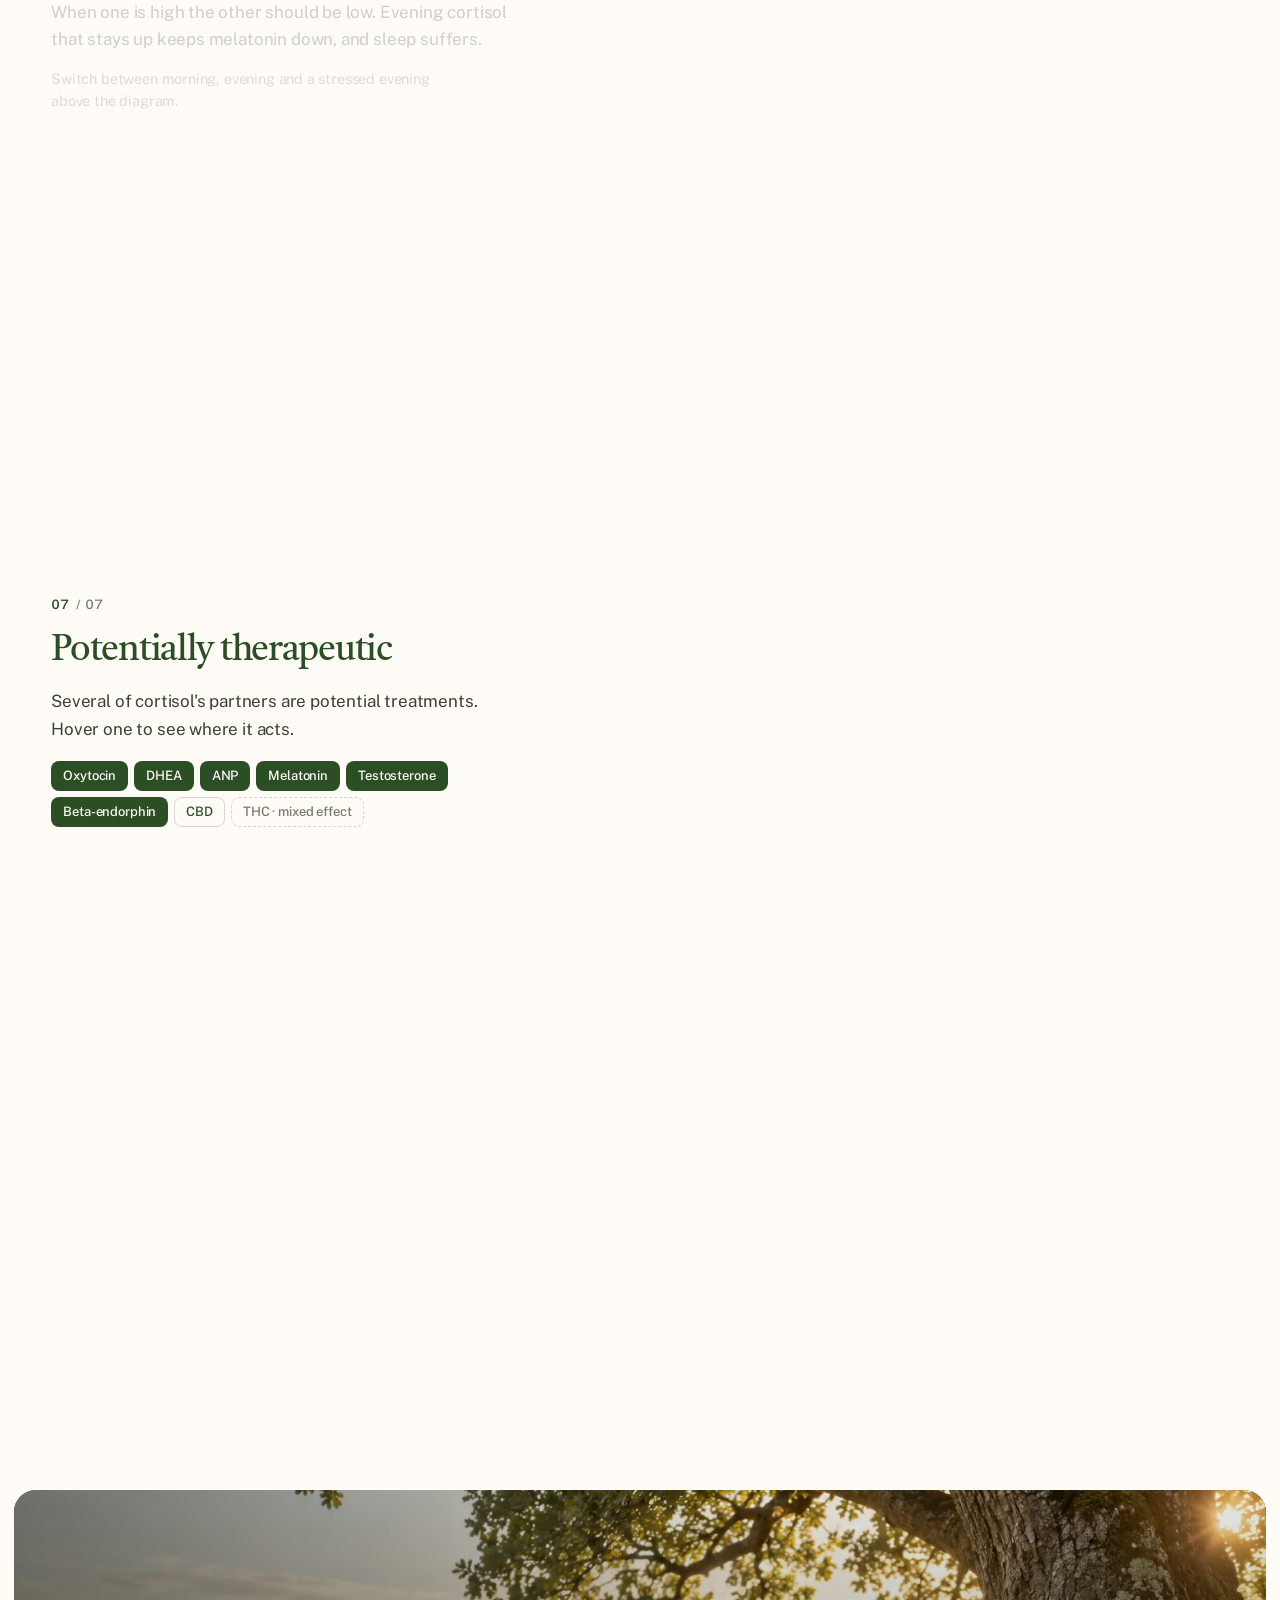
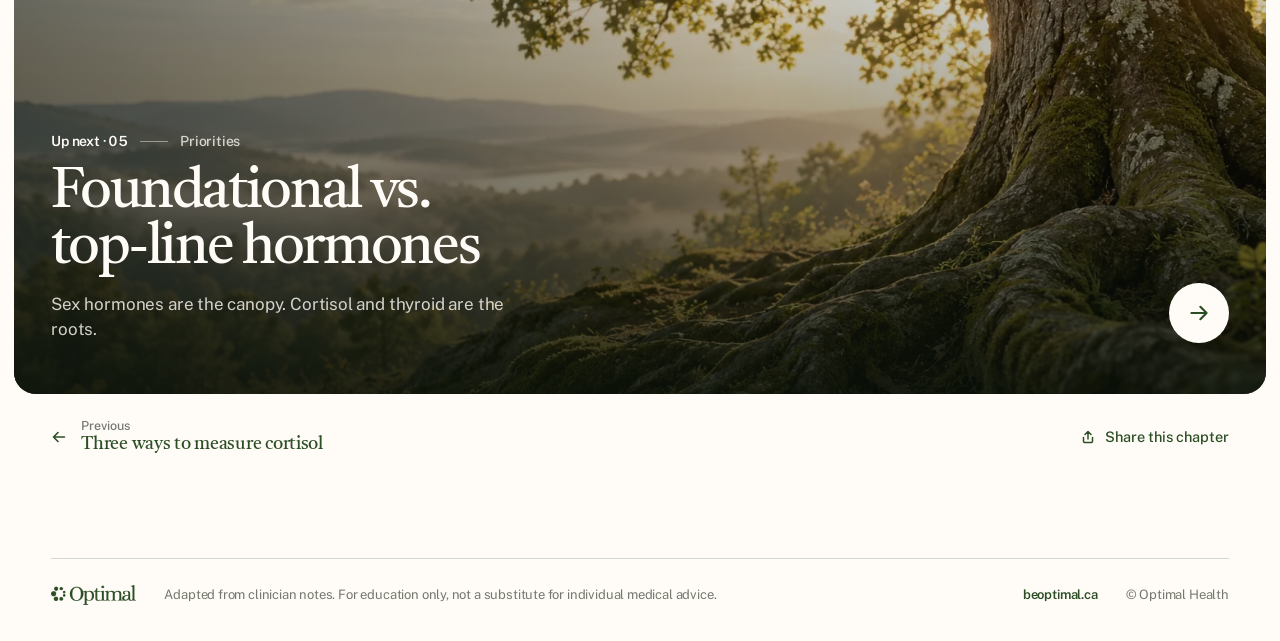
<file: 04-cortisol-partners.html>
<!DOCTYPE html>
<html lang="en">
<head>
<meta charset="utf-8">
<meta name="viewport" content="width=device-width, initial-scale=1">
<title>Cortisol's partners · Hormone Explainers</title>
<meta name="description" content="What turns cortisol production down, what buffers its effects, and its see-saw with melatonin. Chapter 04 of 08.">
<link rel="canonical" href="https://optimal-research-team.github.io/hormone-explainers/04-cortisol-partners.html">
<link rel="apple-touch-icon" href="assets/img/apple-touch-icon.png">
<meta property="og:type" content="website">
<meta property="og:site_name" content="Optimal · Hormone Explainers">
<meta property="og:title" content="Cortisol&#x27;s partners · Hormone Explainers">
<meta property="og:description" content="What turns cortisol production down, what buffers its effects, and its see-saw with melatonin. Chapter 04 of 08.">
<meta property="og:url" content="https://optimal-research-team.github.io/hormone-explainers/04-cortisol-partners.html">
<meta property="og:image" content="https://optimal-research-team.github.io/hormone-explainers/assets/og/04.jpg">
<meta property="og:image:width" content="1200">
<meta property="og:image:height" content="630">
<meta name="twitter:card" content="summary_large_image">
<meta name="theme-color" content="#FFFCF7">
<link rel="icon" href="assets/img/symbol-green.png">
<script>document.documentElement.classList.add('js');if(/[?&]still/.test(location.search))document.documentElement.classList.add('still');if(/[?&]og/.test(location.search))document.documentElement.classList.add('og')</script>
<link rel="preconnect" href="https://fonts.googleapis.com">
<link rel="preconnect" href="https://fonts.gstatic.com" crossorigin>
<link href="https://fonts.googleapis.com/css2?family=Castoro:ital@0;1&family=Public+Sans:ital,wght@0,300..700;1,400..500&display=swap" rel="stylesheet">
<link rel="stylesheet" href="assets/css/site.css">
<style>
.scene { transition: opacity .7s var(--ease), transform .7s var(--ease); }
.scene > svg { position: absolute; inset: 0; width: 100%; height: 100%; overflow: visible; }
.scene:not(.on) { opacity: 0; transform: scale(.96); pointer-events: none; }
.head-seg { transition: opacity .4s var(--ease); }
.head-seg:not(.on) { opacity: 0; pointer-events: none; }
.hchip rect { fill: rgba(183, 211, 174, .13); stroke: rgba(183, 211, 174, .42); transition: fill .3s var(--ease), stroke .3s var(--ease); }
.hchip text { font-family: var(--sans); font-size: 14px; font-weight: 600; letter-spacing: .03em; fill: #D3E6CC; transition: fill .3s var(--ease); }
.tgt.is-on rect { fill: rgba(238, 139, 117, .16); stroke: #EE8B75; stroke-width: 2; }
.tgt.is-on text { fill: #F7B9A9; }
.tgt.buf.is-on rect { fill: rgba(183, 211, 174, .16); stroke: #B7D3AE; stroke-width: 2.4; }
.tgt.buf.is-on text { fill: var(--cream); }
.inh { opacity: 0; transform-box: fill-box; transform-origin: center; transform: scale(.4); transition: opacity .3s var(--ease), transform .45s var(--spring); }
.inh.is-on { opacity: 1; transform: scale(1); }
.fb { transition: opacity .35s var(--ease), stroke-width .35s var(--ease); }
.fb.is-on { stroke-width: 3; opacity: 1; }
.bufchip rect { fill: rgba(255, 252, 247, .03); stroke: #B7D3AE; stroke-opacity: .6; stroke-dasharray: 3 3; transition: fill .3s var(--ease); }
.bufchip.is-on rect { fill: rgba(183, 211, 174, .2); stroke-dasharray: none; stroke-opacity: 1; }
.bufchip text { font-family: var(--sans); font-size: 14px; font-weight: 600; fill: #D3E6CC; }
.legend-row { display: flex; flex-wrap: wrap; gap: 6px 16px; }
.legend-row span { display: inline-flex; align-items: center; gap: 7px; font-size: 12.5px; color: rgba(255, 252, 247, .78); }
.legend-row i { width: 16px; height: 16px; border-radius: 50%; display: grid; place-items: center; font-style: normal; font-size: 12px; font-weight: 700; color: #10190F; }
.beam { transform-box: view-box; transform-origin: 260px 250px; transition: transform 1.1s var(--spring); }
.sky, .warn { transition: opacity .6s var(--ease); }
.step dt[data-t] { cursor: pointer; display: inline-block; border-bottom: 1px dashed var(--line-3); transition: color .2s var(--ease), border-color .2s var(--ease); }
.step dt[data-t]:hover, .step dt[data-t].is-on { color: var(--brick); border-color: var(--brick); }
.step .chip.quiet { cursor: default; }
@media (max-width: 640px) { .stage .t-lab { display: none; } }
</style>
</head>
<body data-chapter="4">
<div id="nav" class="nav-wrap"></div>

<section class="story at-head" id="story" data-links aria-label="Cortisol's partners, step by step">
  <header class="chapter-head" id="top">
    <p class="ch-kicker reveal"><span class="num">Chapter 04</span><span>Regulation</span></p>
    <h1 class="display reveal" style="--i:1">Cortisol's <em class="mark">partners</em></h1>
    <p class="lede reveal" style="--i:2">Cortisol does not act alone. Some molecules turn down its production, some soften its effects once released, and some sit on the other end of the see-saw.</p>
    <div class="head-actions reveal" style="--i:3">
      <a class="btn btn-primary" href="#story" data-begin>Begin<svg class="go" viewBox="0 0 16 16" fill="none" stroke="currentColor" stroke-width="1.6" stroke-linecap="round" stroke-linejoin="round"><path d="M8 2.5v11M3.5 9 8 13.5 12.5 9"/></svg></a>
      <button class="btn-text" type="button" data-present><svg viewBox="0 0 16 16" fill="none" stroke="currentColor" stroke-width="1.5" stroke-linecap="round" stroke-linejoin="round"><rect x="1.8" y="2.5" width="12.4" height="8.5" rx="1.6"/><path d="M8 11v2.5M5.5 13.5h5"/><path d="M6.8 5.2v3.1L9.3 6.75z" fill="currentColor"/></svg>Present in the exam room</button>
    </div>
    <figure class="head-cover-m reveal" style="--i:3" aria-hidden="true"><picture><source srcset="assets/img/chapters/04.webp" type="image/webp"><img src="assets/img/chapters/04.jpg" alt="" width="1536" height="1024" decoding="async"></picture></figure>
    <nav class="toc reveal" style="--i:4" aria-label="In this chapter"><p class="toc-h"><span>In this chapter</span><span class="num">7 steps</span></p><ol></ol></nav>
  </header>
  <div class="stage-col">
    <figure class="panel-cover" style="--op:80%" aria-hidden="true"><picture><source srcset="assets/img/chapters/04.webp" type="image/webp"><img src="assets/img/chapters/04.jpg" alt="" width="1536" height="1024" decoding="async" fetchpriority="high"></picture><figcaption><span class="num">Plate 04</span>Counterbalance</figcaption></figure>
    <div class="stage" id="stage">
      <div class="stage-head">
        <span class="stage-label" id="sLabel">Fig. 04 · The stress axis</span>
        <div class="gseg head-seg" id="ssSeg" role="group" aria-label="Time of day" data-keys>
          <button type="button" data-s="morning" aria-pressed="true">Morning</button>
          <button type="button" data-s="evening" aria-pressed="false">Evening</button>
          <button type="button" data-s="stress" aria-pressed="false">Stressed evening</button>
        </div>
      </div>
      <div class="stage-canvas">
        <div class="scene on" id="sceneAxis">
          <svg viewBox="0 0 540 640" role="img" aria-label="The HPA axis: hypothalamus releases CRH, pituitary releases ACTH, adrenal cortex releases cortisol, which acts on body tissues and feeds back to switch off the hypothalamus and pituitary.">
            <defs>
              <marker id="arr" viewBox="0 0 10 10" refX="8" refY="5" markerWidth="7" markerHeight="7" orient="auto"><path d="M0 0 10 5 0 10z" fill="rgba(255,252,247,.7)"/></marker>
              <marker id="bar" viewBox="0 0 10 10" refX="5" refY="5" markerWidth="9" markerHeight="9" orient="auto"><path d="M5 0v10" stroke="#B7D3AE" stroke-width="2.4"/></marker>
            </defs>
            <g class="fx-fade" style="--d:.6s" stroke="rgba(255,252,247,.55)" stroke-width="2" marker-end="url(#arr)">
              <line x1="220" y1="84" x2="220" y2="180"/><line x1="220" y1="244" x2="220" y2="340"/><line x1="220" y1="404" x2="220" y2="500"/>
            </g>
            <g class="fx-fade" style="--d:1.4s" fill="none" stroke="#B7D3AE" stroke-dasharray="5 6" stroke-width="2" marker-end="url(#bar)">
              <path class="fb lk" data-k="cortisol" d="M 276 454 C 380 454, 382 214, 336 214" opacity=".7"/>
              <path class="fb lk" data-k="cortisol" d="M 276 454 C 474 454, 474 54, 336 54" opacity=".7"/>
            </g>
            <g class="fx-fade" style="--d:1.6s"><text class="lk t-ser t-it" data-k="cortisol" x="452" y="254" transform="rotate(90 452 254)" text-anchor="middle" font-size="19" fill="#B7D3AE">negative feedback</text></g>
            <g class="fx-rise" style="--d:.2s"><g class="pnode tgt" data-k="oxytocin gaba endocannabinoids"><rect x="110" y="24" width="220" height="60" rx="30"/><text x="220" y="61" text-anchor="middle" font-size="22">Hypothalamus</text></g></g>
            <g class="fx-rise" style="--d:.35s"><g class="pnode tgt" data-k="endocannabinoids"><rect x="110" y="184" width="220" height="60" rx="30"/><text x="220" y="221" text-anchor="middle" font-size="22">Pituitary</text></g></g>
            <g class="fx-rise" style="--d:.5s"><g class="pnode tgt" data-k="endocannabinoids"><rect x="110" y="344" width="220" height="60" rx="30"/><text x="220" y="381" text-anchor="middle" font-size="22">Adrenal cortex</text></g></g>
            <g class="fx-rise" style="--d:.65s"><g class="pnode tgt buf" data-k="dhea testosterone"><rect x="110" y="504" width="220" height="60" rx="30"/><text x="220" y="541" text-anchor="middle" font-size="22">Body tissues</text></g></g>
            <g class="fx-pop" style="--d:.9s"><g class="hchip tgt" data-k="cortisol anp gaba"><rect x="180" y="118" width="80" height="32" rx="16"/><text x="220" y="139" text-anchor="middle">CRH</text></g></g>
            <g class="fx-pop" style="--d:1s"><g class="hchip tgt" data-k="cortisol oxytocin anp betaendorphin"><rect x="176" y="278" width="88" height="32" rx="16"/><text x="220" y="299" text-anchor="middle">ACTH</text></g></g>
            <g class="fx-pop" style="--d:1.1s"><g class="hchip tgt" data-k="oxytocin anp betaendorphin melatonin"><rect x="164" y="438" width="112" height="32" rx="16"/><text x="220" y="459" text-anchor="middle">Cortisol</text></g></g>
            <g class="fx-fade" style="--d:1.5s">
              <g stroke="#B7D3AE" stroke-opacity=".45" stroke-dasharray="2 4"><line x1="190" y1="564" x2="157" y2="592"/><line x1="250" y1="564" x2="290" y2="592"/></g>
              <g class="bufchip lk" data-k="dhea"><rect x="92" y="592" width="130" height="32" rx="16"/><text x="157" y="613" text-anchor="middle">DHEA / DHEA-S</text></g>
              <g class="bufchip lk" data-k="testosterone"><rect x="232" y="592" width="116" height="32" rx="16"/><text x="290" y="613" text-anchor="middle">Testosterone</text></g>
            </g>
            <g>
              <g class="inh" data-k="oxytocin gaba endocannabinoids"><circle cx="86" cy="54" r="14" fill="#EE8B75"/><path d="M79 54h14" stroke="#10190F" stroke-width="2.8" stroke-linecap="round"/></g>
              <g class="inh" data-k="cortisol anp gaba"><circle cx="156" cy="134" r="14" fill="#EE8B75"/><path d="M149 134h14" stroke="#10190F" stroke-width="2.8" stroke-linecap="round"/></g>
              <g class="inh" data-k="endocannabinoids"><circle cx="86" cy="214" r="14" fill="#EE8B75"/><path d="M79 214h14" stroke="#10190F" stroke-width="2.8" stroke-linecap="round"/></g>
              <g class="inh" data-k="cortisol oxytocin anp betaendorphin"><circle cx="152" cy="294" r="14" fill="#EE8B75"/><path d="M145 294h14" stroke="#10190F" stroke-width="2.8" stroke-linecap="round"/></g>
              <g class="inh" data-k="endocannabinoids"><circle cx="86" cy="374" r="14" fill="#EE8B75"/><path d="M79 374h14" stroke="#10190F" stroke-width="2.8" stroke-linecap="round"/></g>
              <g class="inh" data-k="oxytocin anp betaendorphin melatonin"><circle cx="140" cy="454" r="14" fill="#EE8B75"/><path d="M133 454h14" stroke="#10190F" stroke-width="2.8" stroke-linecap="round"/></g>
              <g class="inh" data-k="dhea testosterone"><circle cx="86" cy="534" r="14" fill="#B7D3AE"/><path d="M86 526.5l6 2.5v4c0 3.5-2.6 6-6 7-3.4-1-6-3.5-6-7v-4z" fill="#10190F"/></g>
            </g>
          </svg>
        </div>
        <div class="scene" id="sceneSee">
          <svg viewBox="0 0 520 380" role="img" aria-label="A see-saw with cortisol on one end and melatonin on the other.">
            <defs>
              <radialGradient id="gC" cx=".35" cy=".35"><stop offset="0" stop-color="#FFD29C"/><stop offset="1" stop-color="#E0913F"/></radialGradient>
              <radialGradient id="gM" cx=".35" cy=".35"><stop offset="0" stop-color="#D5DEFA"/><stop offset="1" stop-color="#8298DC"/></radialGradient>
              <filter id="soft" x="-50%" y="-50%" width="200%" height="200%"><feGaussianBlur stdDeviation="10"/></filter>
            </defs>
            <g class="sky" id="skySun"><circle cx="260" cy="58" r="40" fill="#F2B46E" opacity=".22" filter="url(#soft)"/><circle cx="260" cy="58" r="17" fill="none" stroke="#F2B46E" stroke-width="2.6"/><g stroke="#F2B46E" stroke-width="2.6" stroke-linecap="round"><path d="M260 28v6M260 82v6M230 58h6M284 58h6M238.8 36.8l4.2 4.2M277 75l4.2 4.2M238.8 79.2l4.2-4.2M277 41l4.2-4.2"/></g></g>
            <g class="sky" id="skyMoon" opacity="0"><circle cx="260" cy="58" r="40" fill="#AEBEF1" opacity=".18" filter="url(#soft)"/><path d="M 255 36 a 23 23 0 1 0 21 34 a 18 18 0 1 1 -21 -34 z" fill="#C7D2F7"/></g>
            <g class="warn" id="warn" opacity="0"><rect x="312" y="44" width="116" height="30" rx="15" fill="rgba(238,139,117,.18)" stroke="#EE8B75" stroke-opacity=".6"/><text x="370" y="64" text-anchor="middle" font-family="Public Sans" font-size="13" font-weight="600" fill="#F7B9A9">sleep suffers</text></g>
            <line x1="120" y1="322" x2="400" y2="322" stroke="rgba(255,252,247,.2)"/>
            <path d="M 226 322 L 260 252 L 294 322 Z" fill="#10190F" stroke="rgba(255,252,247,.55)" stroke-width="2.5" stroke-linejoin="round"/>
            <g class="beam" id="beam" style="transform: rotate(13deg)">
              <line x1="56" y1="250" x2="464" y2="250" stroke="rgba(255,252,247,.85)" stroke-width="6" stroke-linecap="round"/>
              <circle cx="104" cy="212" r="36" fill="#F2B46E" opacity=".25" filter="url(#soft)"/>
              <circle cx="104" cy="212" r="33" fill="url(#gC)"/>
              <circle cx="416" cy="212" r="36" fill="#AEBEF1" opacity=".22" filter="url(#soft)"/>
              <circle cx="416" cy="212" r="33" fill="url(#gM)"/>
              <text class="t-lab" x="104" y="160" text-anchor="middle">CORTISOL</text>
              <text class="t-lab" x="416" y="160" text-anchor="middle">MELATONIN</text>
            </g>
          </svg>
        </div>
      </div>
      <div class="stage-foot">
        <div class="readout" id="readout" aria-live="polite"><span class="d" id="rDot" style="display:none"></span><span id="rText"><span class="legend-row"><span><i style="background:#EE8B75">−</i>Turns it down</span><span><i style="background:#B7D3AE"><svg width="9" height="10" viewBox="0 0 12 14"><path d="M6 1l5 2v4c0 3-2.2 5.2-5 6-2.8-.8-5-3-5-6V3z" fill="#10190F"/></svg></i>Buffers its effect</span><span><i style="background:transparent;border:1.5px dashed #B7D3AE;width:18px;height:0;border-radius:0"></i>Negative feedback</span></span></span></div>
        <div class="stepper">
          <button class="sbtn" type="button" data-step-prev aria-label="Previous step"><svg viewBox="0 0 16 16" fill="none" stroke="currentColor" stroke-width="1.6" stroke-linecap="round" stroke-linejoin="round"><path d="M10 3 5 8l5 5"/></svg></button>
          <div class="dots"></div>
          <button class="sbtn" type="button" data-step-next aria-label="Next step"><svg viewBox="0 0 16 16" fill="none" stroke="currentColor" stroke-width="1.6" stroke-linecap="round" stroke-linejoin="round"><path d="m6 3 5 5-5 5"/></svg></button>
        </div>
      </div>
    </div>
  </div>

  <div class="steps">
    <div class="present-top"><img src="assets/img/optimal-wordmark-green.png" alt="Optimal"><span class="pt-label">04 · Regulation</span><button class="present-close" type="button" data-present-exit><svg viewBox="0 0 16 16" fill="none" stroke="currentColor" stroke-width="1.6" stroke-linecap="round"><path d="M4 4l8 8M12 4l-8 8"/></svg>Exit<kbd>Esc</kbd></button></div>

    <article class="step"><div class="step-inner">
      <span class="step-n"></span>
      <h2>The stress axis</h2>
      <p>Cortisol is made at the end of a chain. The hypothalamus releases CRH, the pituitary releases ACTH, and the adrenal cortex releases cortisol, which then acts on tissues throughout the body.</p>
      <p>Its partners work at different points along this chain.</p>
    </div></article>

    <article class="step"><div class="step-inner">
      <span class="step-n"></span>
      <span class="kicker">Upstream</span>
      <h2>Cortisol is its own brake</h2>
      <p>Cortisol has its own negative feedback loop. Once the job is done, it switches off the signals upstream that called for it.</p>
    </div></article>

    <article class="step"><div class="step-inner">
      <span class="step-n"></span>
      <span class="kicker">Upstream · act on CRH, ACTH or the adrenal</span>
      <h2>Turning production down</h2>
      <dl>
        <div><dt data-t="oxytocin" data-k="oxytocin">Oxytocin</dt><dd>↓ ACTH and ↓ cortisol, at rest and under stress; dose dependent. Also calms the stress response in the brain.</dd></div>
        <div><dt data-t="anp" data-k="anp">ANP</dt><dd>Atrial natriuretic peptide: ↓ CRH, ↓ ACTH, ↓ cortisol.</dd></div>
        <div><dt data-t="betaendorphin" data-k="betaendorphin">Beta-endorphin</dt><dd>↓ ACTH, ↓ cortisol.</dd></div>
      </dl>
    </div></article>

    <article class="step"><div class="step-inner">
      <span class="step-n"></span>
      <span class="kicker">Upstream</span>
      <h2>Quieting the drive</h2>
      <dl>
        <div><dt data-t="gaba" data-k="gaba">GABA</dt><dd>Quiets the hypothalamic drive.</dd></div>
        <div><dt data-t="endocannabinoids" data-k="endocannabinoids">Endocannabinoids</dt><dd>Dampen HPA activation.</dd></div>
        <div><dt data-t="melatonin" data-k="melatonin">Melatonin</dt><dd>Opposes cortisol across the day–night cycle.</dd></div>
      </dl>
    </div></article>

    <article class="step"><div class="step-inner">
      <span class="step-n"></span>
      <span class="kicker">Downstream</span>
      <h2>Buffering the effect</h2>
      <p>Cortisol is still released, but its downstream actions are buffered.</p>
      <div class="tags"><span class="chip" data-t="dhea" data-k="dhea">DHEA / DHEA-S</span><span class="chip" data-t="testosterone" data-k="testosterone">Testosterone</span></div>
    </div></article>

    <article class="step"><div class="step-inner">
      <span class="step-n"></span>
      <span class="kicker">The see-saw</span>
      <h2>Melatonin vs. cortisol</h2>
      <p>When one is high the other should be low. Evening cortisol that stays up keeps melatonin down, and sleep suffers.</p>
      <p class="note">Switch between morning, evening and a stressed evening above the diagram.</p>
    </div></article>

    <article class="step"><div class="step-inner">
      <span class="step-n"></span>
      <h2>Potentially therapeutic</h2>
      <p>Several of cortisol's partners are potential treatments. Hover one to see where it acts.</p>
      <div class="tags">
        <span class="chip" data-t="oxytocin" data-k="oxytocin">Oxytocin</span>
        <span class="chip" data-t="dhea" data-k="dhea">DHEA</span>
        <span class="chip" data-t="anp" data-k="anp">ANP</span>
        <span class="chip" data-t="melatonin" data-k="melatonin">Melatonin</span>
        <span class="chip" data-t="testosterone" data-k="testosterone">Testosterone</span>
        <span class="chip" data-t="betaendorphin" data-k="betaendorphin">Beta-endorphin</span>
        <span class="chip">CBD</span>
        <span class="chip quiet">THC · mixed effect</span>
      </div>
    </div></article>
  </div>
</section>

<div id="end"></div>
<div id="foot"></div>
<script src="assets/js/glossary.js"></script>
<script src="assets/js/site.js"></script>
<script>
(function () {
  var $ = function (id) { return document.getElementById(id); };
  var scope = $('story'), stage = $('stage');
  var legend = $('rText').innerHTML;
  var SS = {
    morning: { rot: 13, sun: 1, warn: 0, c: '#F2B46E', text: 'Morning: cortisol high, melatonin low.' },
    evening: { rot: -13, sun: 0, warn: 0, c: '#AEBEF1', text: 'Evening: cortisol low, melatonin high.' },
    stress:  { rot: 11, sun: 0, warn: 1, c: '#EE8B75', text: 'Stressed evening: cortisol stays up, melatonin stays down.' }
  };
  var ssBtns = [].slice.call(document.querySelectorAll('#ssSeg button'));
  var ssTimer = null;
  function seesaw(k) {
    var s = SS[k];
    $('beam').style.transform = 'rotate(' + s.rot + 'deg)';
    $('skySun').setAttribute('opacity', s.sun); $('skyMoon').setAttribute('opacity', 1 - s.sun); $('warn').setAttribute('opacity', s.warn);
    ssBtns.forEach(function (b) { b.setAttribute('aria-pressed', b.getAttribute('data-s') === k); });
    stage.style.setProperty('--rc', s.c);
    $('rDot').style.display = '';
    $('rText').textContent = s.text;
  }
  ssBtns.forEach(function (b) { b.addEventListener('click', function (e) { e.stopPropagation(); clearInterval(ssTimer); seesaw(b.getAttribute('data-s')); }); });
  function scene(which) {
    var see = which === 'see';
    $('sceneAxis').classList.toggle('on', !see); $('sceneSee').classList.toggle('on', see);
    $('ssSeg').classList.toggle('on', see);
    $('sLabel').textContent = see ? 'Fig. 04b · The see-saw' : 'Fig. 04 · The stress axis';
    clearInterval(ssTimer);
    if (see) {
      seesaw('morning');
      if (!HX.reduce) {
        var order = ['morning', 'evening', 'stress'], k = 0;
        ssTimer = setInterval(function () { k = (k + 1) % 3; seesaw(order[k]); }, 3000);
      }
    } else {
      $('rDot').style.display = 'none';
      $('rText').innerHTML = legend;
    }
  }
  var base = [null, 'cortisol', ['oxytocin', 'anp', 'betaendorphin'], ['gaba', 'endocannabinoids', 'melatonin'], ['dhea', 'testosterone'], null,
              ['oxytocin', 'dhea', 'anp', 'melatonin', 'testosterone', 'betaendorphin']];
  HX.story({ onStep: function (i) {
    scene(i === 5 ? 'see' : 'axis');
    scope._links.setBase(base[i]);
  } });
})();
</script>
</body>
</html>
</file>
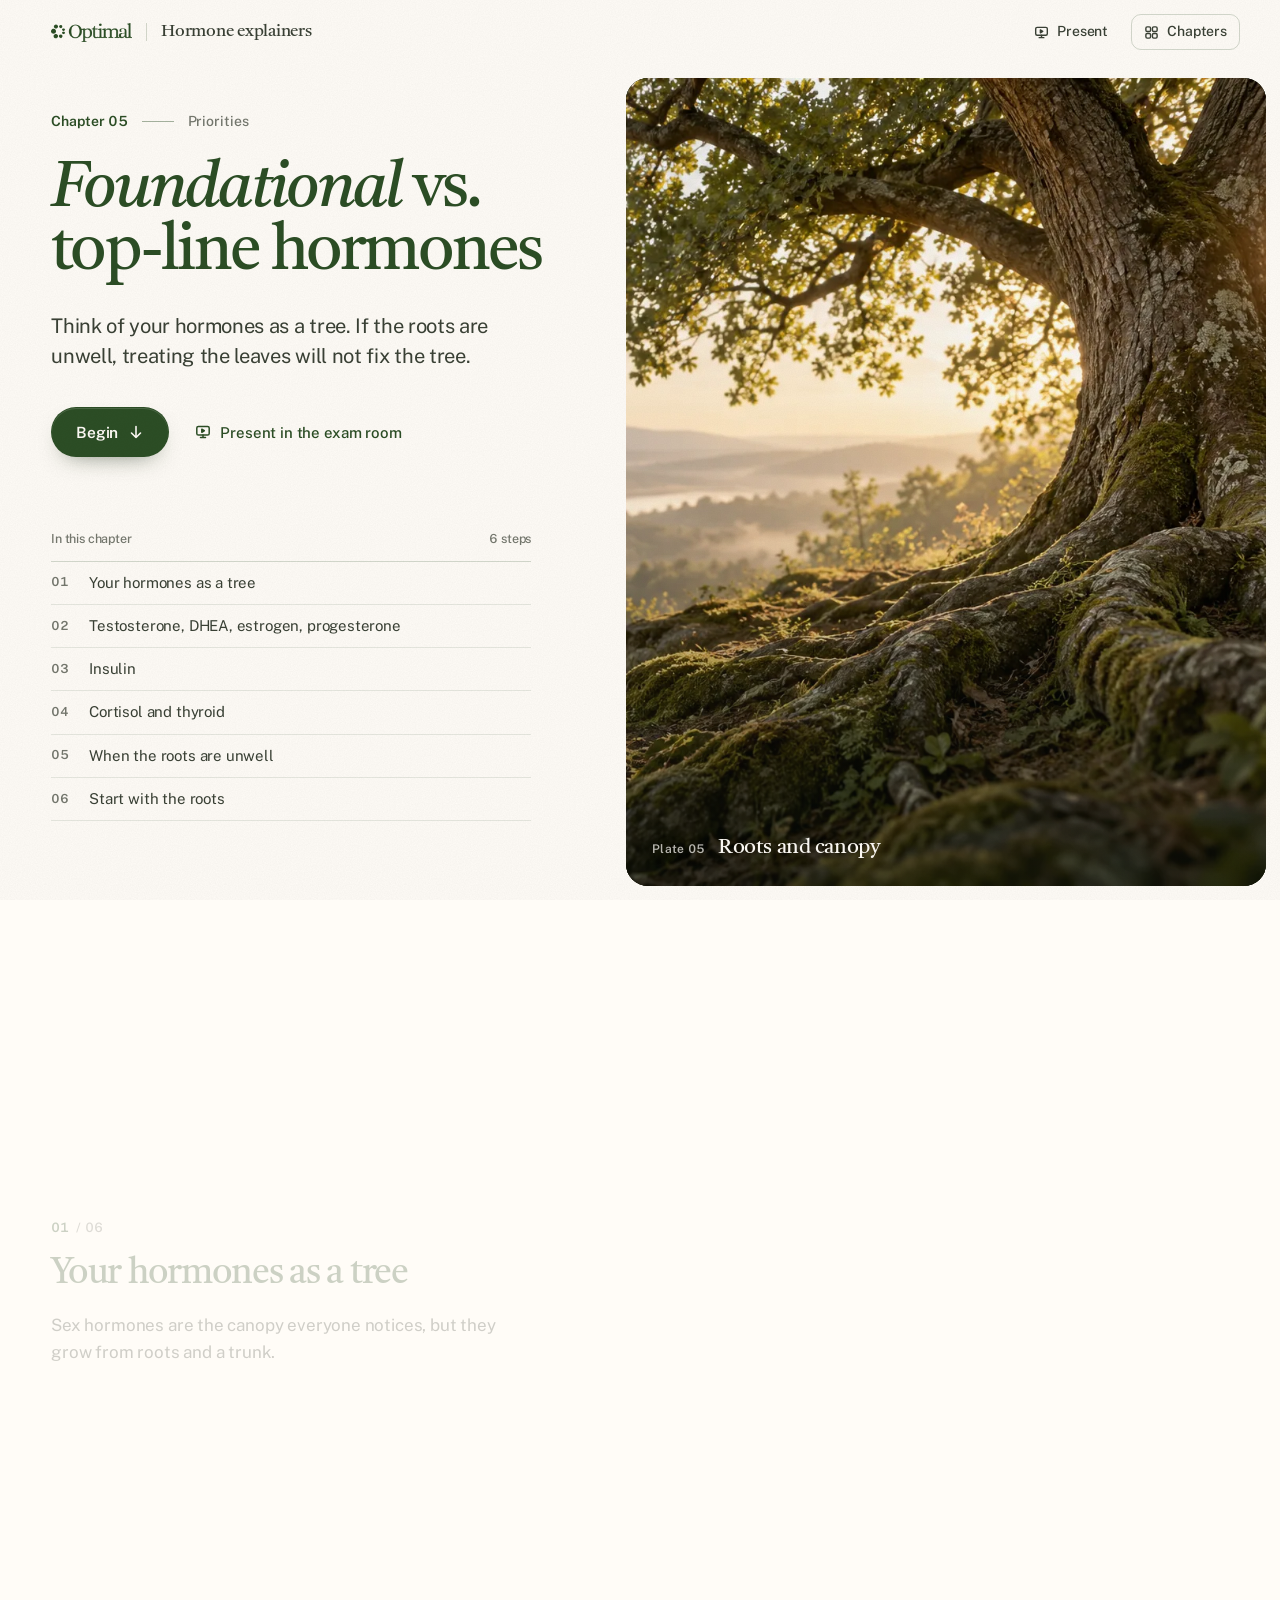
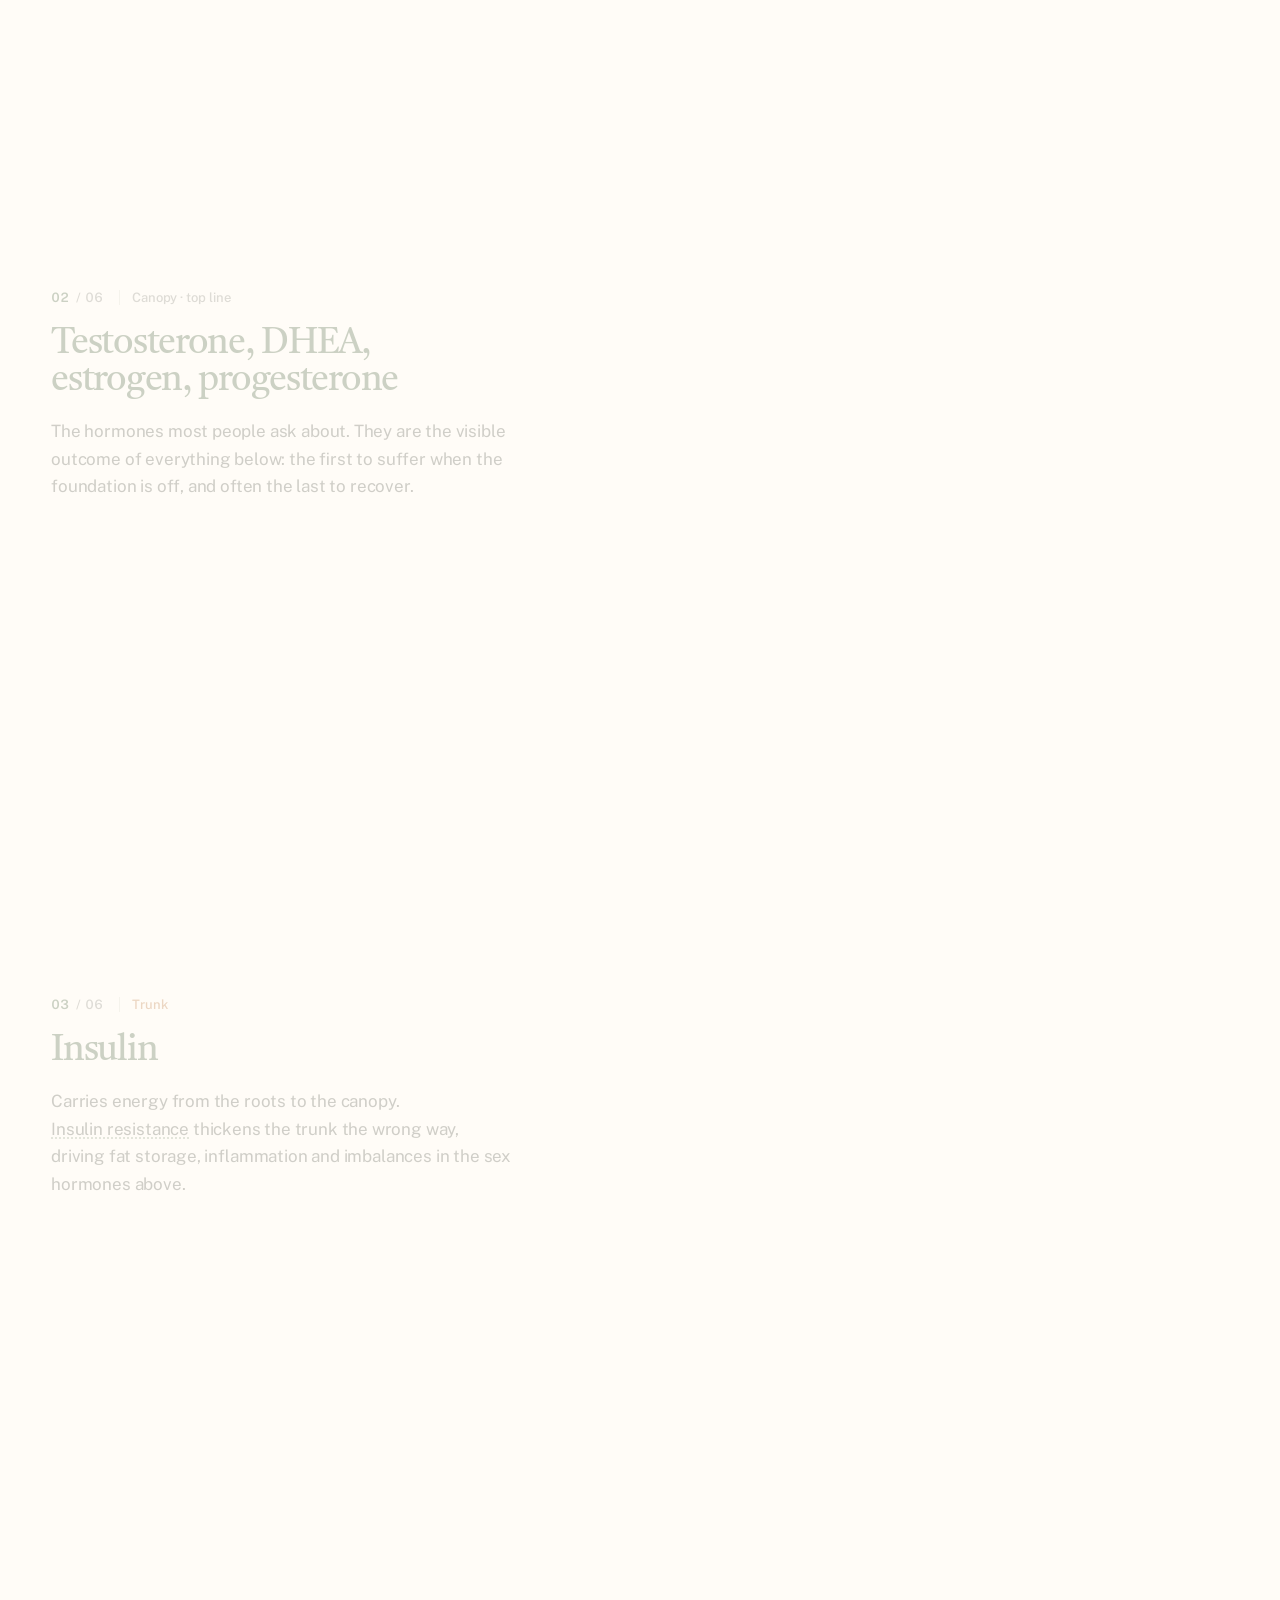
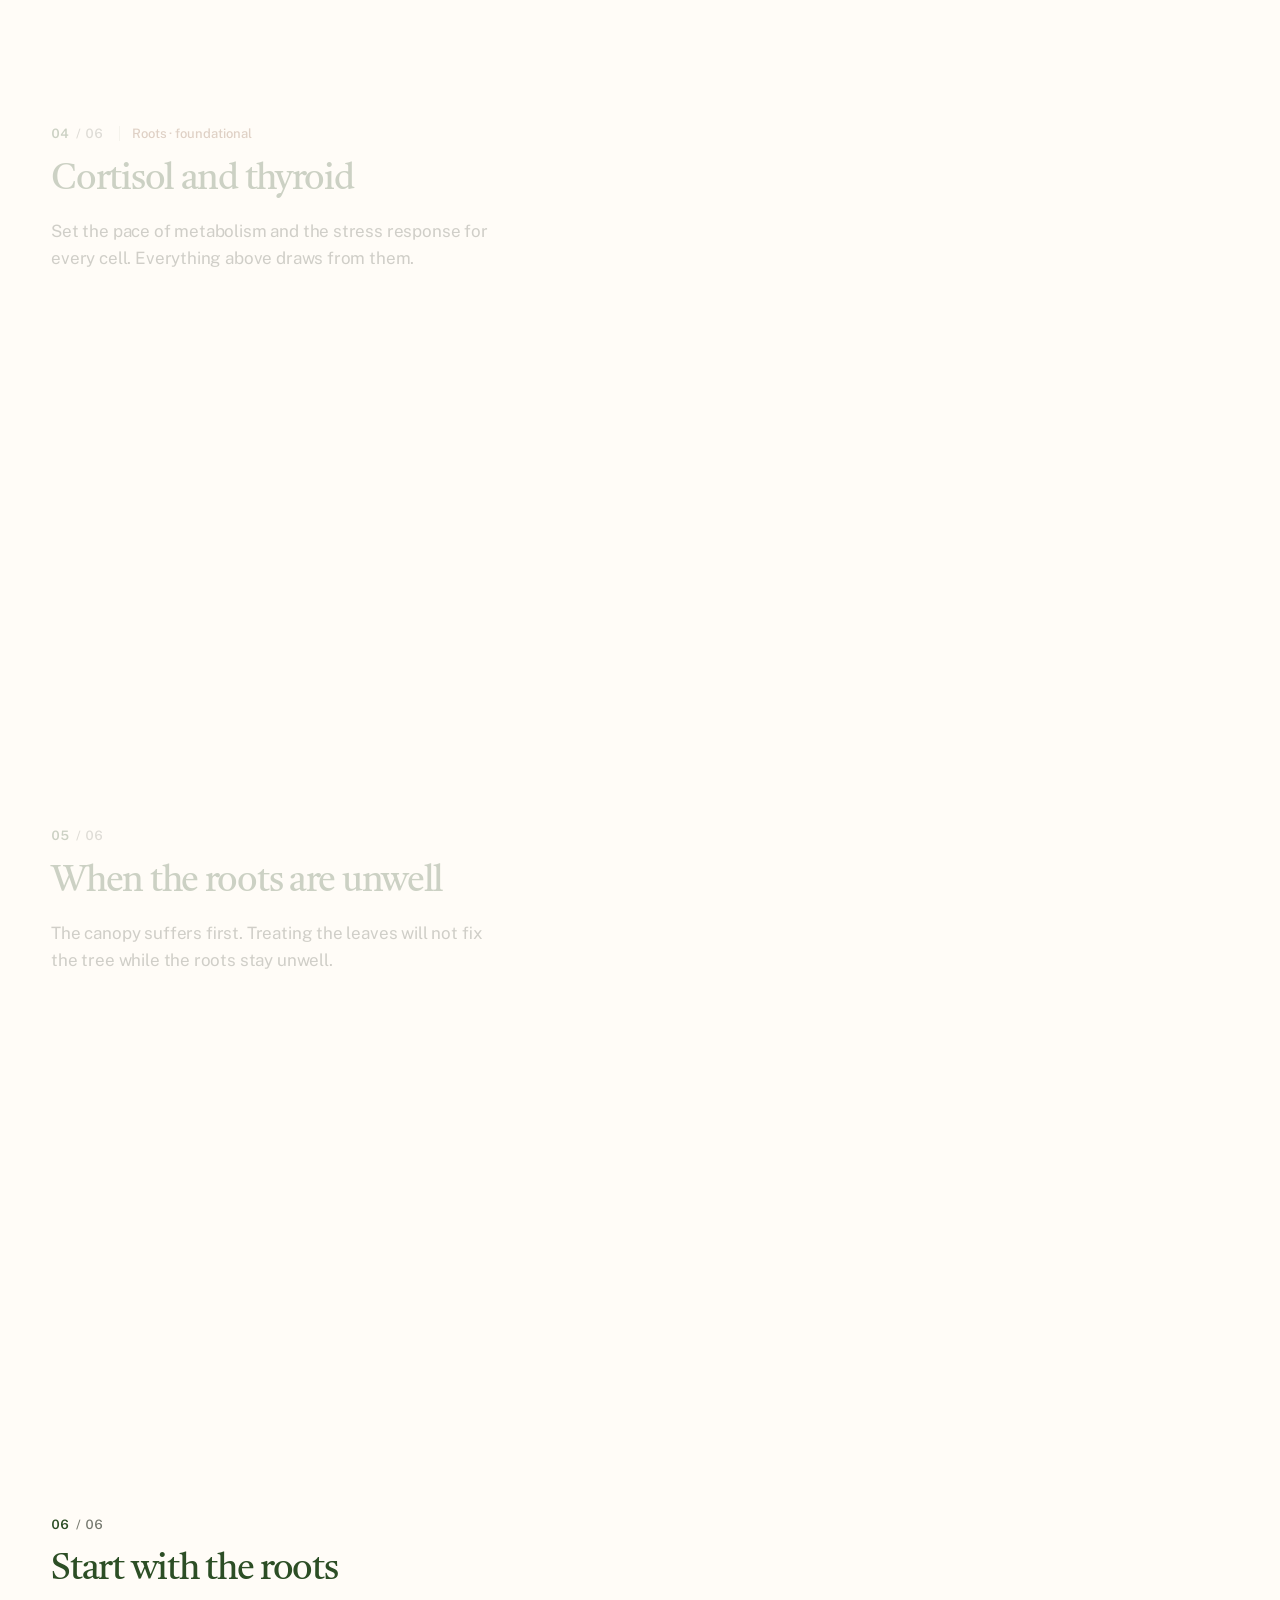
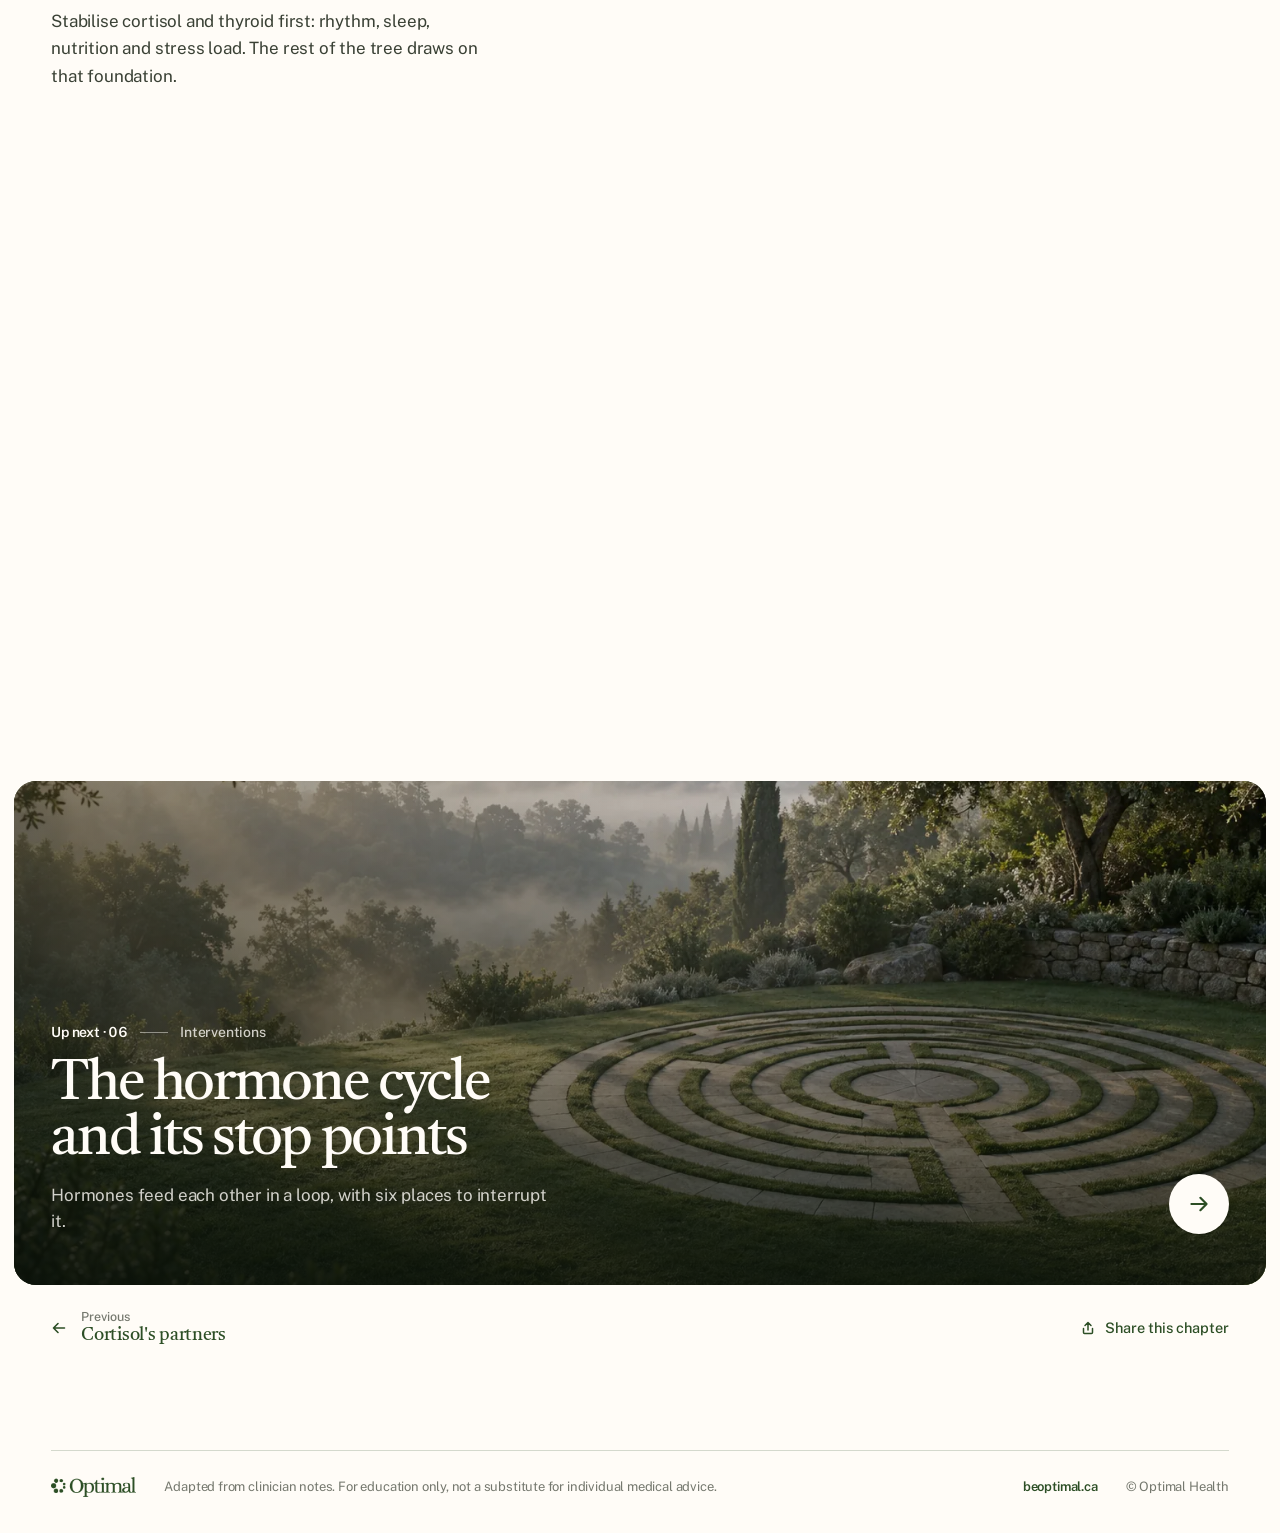
<file: 05-hormone-tree.html>
<!DOCTYPE html>
<html lang="en">
<head>
<meta charset="utf-8">
<meta name="viewport" content="width=device-width, initial-scale=1">
<title>Foundational vs. top-line hormones · Hormone Explainers</title>
<meta name="description" content="Sex hormones are the canopy; cortisol and thyroid are the roots. Treat the foundation first. Chapter 05 of 08.">
<link rel="canonical" href="https://optimal-research-team.github.io/hormone-explainers/05-hormone-tree.html">
<link rel="apple-touch-icon" href="assets/img/apple-touch-icon.png">
<meta property="og:type" content="website">
<meta property="og:site_name" content="Optimal · Hormone Explainers">
<meta property="og:title" content="Foundational vs. top-line hormones · Hormone Explainers">
<meta property="og:description" content="Sex hormones are the canopy; cortisol and thyroid are the roots. Treat the foundation first. Chapter 05 of 08.">
<meta property="og:url" content="https://optimal-research-team.github.io/hormone-explainers/05-hormone-tree.html">
<meta property="og:image" content="https://optimal-research-team.github.io/hormone-explainers/assets/og/05.jpg">
<meta property="og:image:width" content="1200">
<meta property="og:image:height" content="630">
<meta name="twitter:card" content="summary_large_image">
<meta name="theme-color" content="#FFFCF7">
<link rel="icon" href="assets/img/symbol-green.png">
<script>document.documentElement.classList.add('js');if(/[?&]still/.test(location.search))document.documentElement.classList.add('still');if(/[?&]og/.test(location.search))document.documentElement.classList.add('og')</script>
<link rel="preconnect" href="https://fonts.googleapis.com">
<link rel="preconnect" href="https://fonts.gstatic.com" crossorigin>
<link href="https://fonts.googleapis.com/css2?family=Castoro:ital@0;1&family=Public+Sans:ital,wght@0,300..700;1,400..500&display=swap" rel="stylesheet">
<link rel="stylesheet" href="assets/css/site.css">
<style>
.crown { transform-box: fill-box; transform-origin: 50% 100%; transition: transform 1.1s var(--ease), filter 1.1s var(--ease); }
.trunk { transition: filter 1s var(--ease); }
.root { transition: stroke .9s var(--ease), opacity .9s var(--ease); }
.rchip rect { transition: fill .9s var(--ease), stroke .9s var(--ease); }
.rchip text { transition: fill .9s var(--ease); }
.cchip { transition: opacity .9s var(--ease); }
.halo-c { transition: opacity 1s var(--ease); }
.leaf { opacity: 0; transform-box: fill-box; transform-origin: center; }
.stressed .crown { transform: translateY(14px) scale(.93); filter: saturate(.12) brightness(.78); }
.stressed .trunk { filter: saturate(.3) brightness(.8); }
.stressed .root { stroke: #EE8B75; opacity: .85; }
.stressed .rchip rect { fill: rgba(238, 139, 117, .16); stroke: #EE8B75; }
.stressed .rchip text { fill: #F7B9A9; }
.stressed .cchip { opacity: .5; }
.stressed .halo-c { opacity: 0; }
.stressed .leaf { animation: fall 4.2s ease-in infinite; }
.stressed .leaf:nth-of-type(2) { animation-delay: .9s; } .stressed .leaf:nth-of-type(3) { animation-delay: 1.8s; }
.stressed .leaf:nth-of-type(4) { animation-delay: 2.6s; } .stressed .leaf:nth-of-type(5) { animation-delay: 3.3s; }
@keyframes fall { 0% { opacity: 0; transform: translate(0, 0) rotate(0); } 12% { opacity: .9; } 85% { opacity: .6; } 100% { opacity: 0; transform: translate(26px, 150px) rotate(160deg); } }
</style>
</head>
<body data-chapter="5">
<div id="nav" class="nav-wrap"></div>

<section class="story at-head" id="story" data-links aria-label="The hormone tree, step by step">
  <header class="chapter-head" id="top">
    <p class="ch-kicker reveal"><span class="num">Chapter 05</span><span>Priorities</span></p>
    <h1 class="display reveal" style="--i:1"><em class="mark">Foundational</em> vs. top-line hormones</h1>
    <p class="lede reveal" style="--i:2">Think of your hormones as a tree. If the roots are unwell, treating the leaves will not fix the tree.</p>
    <div class="head-actions reveal" style="--i:3">
      <a class="btn btn-primary" href="#story" data-begin>Begin<svg class="go" viewBox="0 0 16 16" fill="none" stroke="currentColor" stroke-width="1.6" stroke-linecap="round" stroke-linejoin="round"><path d="M8 2.5v11M3.5 9 8 13.5 12.5 9"/></svg></a>
      <button class="btn-text" type="button" data-present><svg viewBox="0 0 16 16" fill="none" stroke="currentColor" stroke-width="1.5" stroke-linecap="round" stroke-linejoin="round"><rect x="1.8" y="2.5" width="12.4" height="8.5" rx="1.6"/><path d="M8 11v2.5M5.5 13.5h5"/><path d="M6.8 5.2v3.1L9.3 6.75z" fill="currentColor"/></svg>Present in the exam room</button>
    </div>
    <figure class="head-cover-m reveal" style="--i:3" aria-hidden="true"><picture><source srcset="assets/img/chapters/05.webp" type="image/webp"><img src="assets/img/chapters/05.jpg" alt="" width="1536" height="1024" decoding="async"></picture></figure>
    <nav class="toc reveal" style="--i:4" aria-label="In this chapter"><p class="toc-h"><span>In this chapter</span><span class="num">6 steps</span></p><ol></ol></nav>
  </header>
  <div class="stage-col">
    <figure class="panel-cover" style="--op:85%" aria-hidden="true"><picture><source srcset="assets/img/chapters/05.webp" type="image/webp"><img src="assets/img/chapters/05.jpg" alt="" width="1536" height="1024" decoding="async" fetchpriority="high"></picture><figcaption><span class="num">Plate 05</span>Roots and canopy</figcaption></figure>
    <div class="stage" id="stage">
      <div class="stage-head">
        <span class="stage-label">Fig. 05 · The hormone tree</span>
        <div class="gseg" role="group" aria-label="Root health" data-keys>
          <button type="button" data-r="healthy" aria-pressed="true"><span class="sw" style="background:#B7D3AE"></span>Healthy roots</button>
          <button type="button" data-r="stressed" aria-pressed="false"><span class="sw" style="background:#EE8B75"></span>Stressed roots</button>
        </div>
      </div>
      <div class="stage-canvas" id="treeWrap">
        <svg viewBox="0 0 560 650" role="img" aria-label="A tree: sex hormones in the canopy, insulin as the trunk, cortisol and thyroid as the roots.">
          <defs>
            <linearGradient id="bark" x1="0" x2="1"><stop offset="0" stop-color="#A9621F"/><stop offset=".5" stop-color="#DB9A52"/><stop offset="1" stop-color="#A45C1C"/></linearGradient>
            <linearGradient id="soil" x1="0" x2="0" y1="0" y2="1"><stop offset="0" stop-color="#DDA87C" stop-opacity=".14"/><stop offset="1" stop-color="#DDA87C" stop-opacity="0"/></linearGradient>
            <radialGradient id="glowC" cx=".5" cy=".5" r=".5"><stop offset="0" stop-color="#B7D3AE" stop-opacity=".28"/><stop offset="1" stop-color="#B7D3AE" stop-opacity="0"/></radialGradient>
          </defs>
          <rect x="-700" y="424" width="1960" height="260" fill="url(#soil)"/>
          <line x1="-700" y1="424" x2="1260" y2="424" stroke="#DDA87C" stroke-opacity=".38" stroke-width="1.5"/>
          <text class="t-lab" x="552" y="448" text-anchor="end" font-size="11" fill="#DDA87C" fill-opacity=".7">GROUND LEVEL</text>

          <g class="lk" data-k="roots">
            <g fill="none" stroke-linecap="round" stroke="#C98E5E">
              <path class="root draw" pathLength="1" style="--d:.3s;--dur:1.1s" d="M 280 424 C 262 460, 200 490, 118 518" stroke-width="11"/>
              <path class="root draw" pathLength="1" style="--d:.35s;--dur:1.1s" d="M 280 424 C 298 460, 360 490, 442 518" stroke-width="11"/>
              <path class="root draw" pathLength="1" style="--d:.45s;--dur:1.1s" d="M 280 424 C 272 482, 246 542, 214 602" stroke-width="9"/>
              <path class="root draw" pathLength="1" style="--d:.5s;--dur:1.1s" d="M 280 424 C 288 482, 314 542, 346 602" stroke-width="9"/>
              <path class="root draw" pathLength="1" style="--d:.6s;--dur:1s" d="M 280 424 C 248 440, 158 452, 60 460" stroke-width="7"/>
              <path class="root draw" pathLength="1" style="--d:.65s;--dur:1s" d="M 280 424 C 312 440, 402 452, 500 460" stroke-width="7"/>
              <path class="root draw" pathLength="1" style="--d:1.2s;--dur:.6s" d="M 214 602 C 204 614, 190 622, 170 626" stroke-width="5"/>
              <path class="root draw" pathLength="1" style="--d:1.25s;--dur:.6s" d="M 346 602 C 356 614, 370 622, 390 626" stroke-width="5"/>
            </g>
            <g class="fx-pop" style="--d:1.2s"><g class="rchip"><rect x="46" y="530" width="138" height="40" rx="20" fill="rgba(255,252,247,.06)" stroke="#DDA87C" stroke-width="1.5"/><text x="115" y="556" text-anchor="middle" font-family="Castoro" font-size="20" fill="#F0CBA8">Cortisol</text></g></g>
            <g class="fx-pop" style="--d:1.3s"><g class="rchip"><rect x="376" y="530" width="138" height="40" rx="20" fill="rgba(255,252,247,.06)" stroke="#DDA87C" stroke-width="1.5"/><text x="445" y="556" text-anchor="middle" font-family="Castoro" font-size="20" fill="#F0CBA8">Thyroid</text></g></g>
          </g>

          <g class="lk" data-k="trunk">
            <g class="fx-fade" style="--d:.9s">
              <g class="trunk">
                <path d="M 276 300 C 258 276, 236 262, 210 250" fill="none" stroke="#C07A33" stroke-width="9" stroke-linecap="round"/>
                <path d="M 284 290 C 302 270, 324 258, 350 246" fill="none" stroke="#C07A33" stroke-width="9" stroke-linecap="round"/>
                <path d="M 259 426 C 264 380, 268 324, 270 256 L 290 256 C 292 324, 296 380, 301 426 Z" fill="url(#bark)"/>
                <text x="280" y="354" transform="rotate(-90 280 354)" text-anchor="middle" font-family="Castoro" font-size="19" fill="#FFF3E4" dy="6">Insulin</text>
              </g>
            </g>
          </g>

          <g class="lk" data-k="canopy">
            <g class="fx-rise" style="--d:1.3s">
              <circle class="halo-c" cx="280" cy="170" r="250" fill="url(#glowC)"/>
              <g class="crown">
                <g fill="#4E6C48"><circle cx="160" cy="210" r="82"/><circle cx="400" cy="205" r="86"/><circle cx="280" cy="118" r="96"/><circle cx="206" cy="136" r="72"/><circle cx="354" cy="132" r="74"/><circle cx="280" cy="214" r="90"/></g>
                <g fill="#6F936A"><circle cx="184" cy="216" r="64"/><circle cx="376" cy="212" r="66"/><circle cx="280" cy="148" r="94"/><circle cx="230" cy="104" r="56"/><circle cx="330" cy="102" r="58"/></g>
                <g fill="#9DBF95" opacity=".55"><circle cx="252" cy="96" r="26"/><circle cx="306" cy="86" r="20"/><circle cx="196" cy="170" r="18"/></g>
                <g class="cchip" font-family="Castoro" font-size="19" fill="#FFFCF7" text-anchor="middle">
                  <g><rect x="230" y="56" width="100" height="38" rx="19" fill="rgba(15,26,13,.55)" stroke="rgba(255,252,247,.4)" stroke-width="1.2"/><text x="280" y="81">DHEA</text></g>
                  <g><rect x="106" y="144" width="148" height="38" rx="19" fill="rgba(15,26,13,.55)" stroke="rgba(255,252,247,.4)" stroke-width="1.2"/><text x="180" y="169">Testosterone</text></g>
                  <g><rect x="324" y="144" width="118" height="38" rx="19" fill="rgba(15,26,13,.55)" stroke="rgba(255,252,247,.4)" stroke-width="1.2"/><text x="383" y="169">Estrogen</text></g>
                  <g><rect x="160" y="218" width="108" height="38" rx="19" fill="rgba(15,26,13,.55)" stroke="rgba(255,252,247,.4)" stroke-width="1.2"/><text x="214" y="243">DHEA-S</text></g>
                  <g><rect x="280" y="218" width="146" height="38" rx="19" fill="rgba(15,26,13,.55)" stroke="rgba(255,252,247,.4)" stroke-width="1.2"/><text x="353" y="243">Progesterone</text></g>
                </g>
              </g>
              <g fill="#8FB288">
                <ellipse class="leaf" cx="120" cy="250" rx="9" ry="5"/>
                <ellipse class="leaf" cx="430" cy="258" rx="9" ry="5"/>
                <ellipse class="leaf" cx="222" cy="290" rx="8" ry="4.5"/>
                <ellipse class="leaf" cx="360" cy="286" rx="8" ry="4.5"/>
                <ellipse class="leaf" cx="170" cy="120" rx="8" ry="4.5"/>
              </g>
            </g>
          </g>
        </svg>
      </div>
      <div class="stage-foot">
        <div class="readout" aria-live="polite"><span class="d"></span><span id="tCap">Healthy roots: the whole tree has what it needs.</span></div>
        <div class="stepper">
          <button class="sbtn" type="button" data-step-prev aria-label="Previous step"><svg viewBox="0 0 16 16" fill="none" stroke="currentColor" stroke-width="1.6" stroke-linecap="round" stroke-linejoin="round"><path d="M10 3 5 8l5 5"/></svg></button>
          <div class="dots"></div>
          <button class="sbtn" type="button" data-step-next aria-label="Next step"><svg viewBox="0 0 16 16" fill="none" stroke="currentColor" stroke-width="1.6" stroke-linecap="round" stroke-linejoin="round"><path d="m6 3 5 5-5 5"/></svg></button>
        </div>
      </div>
    </div>
  </div>

  <div class="steps">
    <div class="present-top"><img src="assets/img/optimal-wordmark-green.png" alt="Optimal"><span class="pt-label">05 · Priorities</span><button class="present-close" type="button" data-present-exit><svg viewBox="0 0 16 16" fill="none" stroke="currentColor" stroke-width="1.6" stroke-linecap="round"><path d="M4 4l8 8M12 4l-8 8"/></svg>Exit<kbd>Esc</kbd></button></div>

    <article class="step"><div class="step-inner">
      <span class="step-n"></span>
      <h2>Your hormones as a tree</h2>
      <p>Sex hormones are the canopy everyone notices, but they grow from roots and a trunk.</p>
    </div></article>

    <article class="step"><div class="step-inner">
      <span class="step-n"></span>
      <span class="kicker">Canopy · top line</span>
      <h2>Testosterone, DHEA, estrogen, progesterone</h2>
      <p>The hormones most people ask about. They are the visible outcome of everything below: the first to suffer when the foundation is off, and often the last to recover.</p>
    </div></article>

    <article class="step" style="--kc:#B06420"><div class="step-inner">
      <span class="step-n"></span>
      <span class="kicker" style="color:#B06420">Trunk</span>
      <h2>Insulin</h2>
      <p>Carries energy from the roots to the canopy. Insulin resistance thickens the trunk the wrong way, driving fat storage, inflammation and imbalances in the sex hormones above.</p>
    </div></article>

    <article class="step"><div class="step-inner">
      <span class="step-n"></span>
      <span class="kicker" style="color:#7A4B2A">Roots · foundational</span>
      <h2>Cortisol and thyroid</h2>
      <p>Set the pace of metabolism and the stress response for every cell. Everything above draws from them.</p>
    </div></article>

    <article class="step"><div class="step-inner">
      <span class="step-n"></span>
      <h2>When the roots are unwell</h2>
      <p>The canopy suffers first. Treating the leaves will not fix the tree while the roots stay unwell.</p>
    </div></article>

    <article class="step"><div class="step-inner">
      <span class="step-n"></span>
      <h2>Start with the roots</h2>
      <p>Stabilise cortisol and thyroid first: rhythm, sleep, nutrition and stress load. The rest of the tree draws on that foundation.</p>
    </div></article>
  </div>
</section>

<div id="end"></div>
<div id="foot"></div>
<script src="assets/js/glossary.js"></script>
<script src="assets/js/site.js"></script>
<script>
(function () {
  var $ = function (id) { return document.getElementById(id); };
  var scope = $('story'), stage = $('stage');
  var T = {
    healthy: { cap: 'Healthy roots: the whole tree has what it needs.', c: '#B7D3AE' },
    stressed: { cap: 'Roots unwell: the canopy suffers first.', c: '#EE8B75' }
  };
  var btns = [].slice.call(stage.querySelectorAll('.gseg button'));
  function roots(k) {
    stage.classList.toggle('stressed', k === 'stressed');
    $('tCap').textContent = T[k].cap;
    stage.style.setProperty('--rc', T[k].c);
    btns.forEach(function (b) { b.setAttribute('aria-pressed', b.getAttribute('data-r') === k); });
  }
  btns.forEach(function (b) { b.addEventListener('click', function (e) { e.stopPropagation(); roots(b.getAttribute('data-r')); }); });
  var base = [null, 'canopy', 'trunk', 'roots', null, 'roots'];
  HX.story({ onStep: function (i) {
    roots(i === 4 ? 'stressed' : 'healthy');
    scope._links.setBase(base[i]);
  } });
})();
</script>
</body>
</html>
</file>
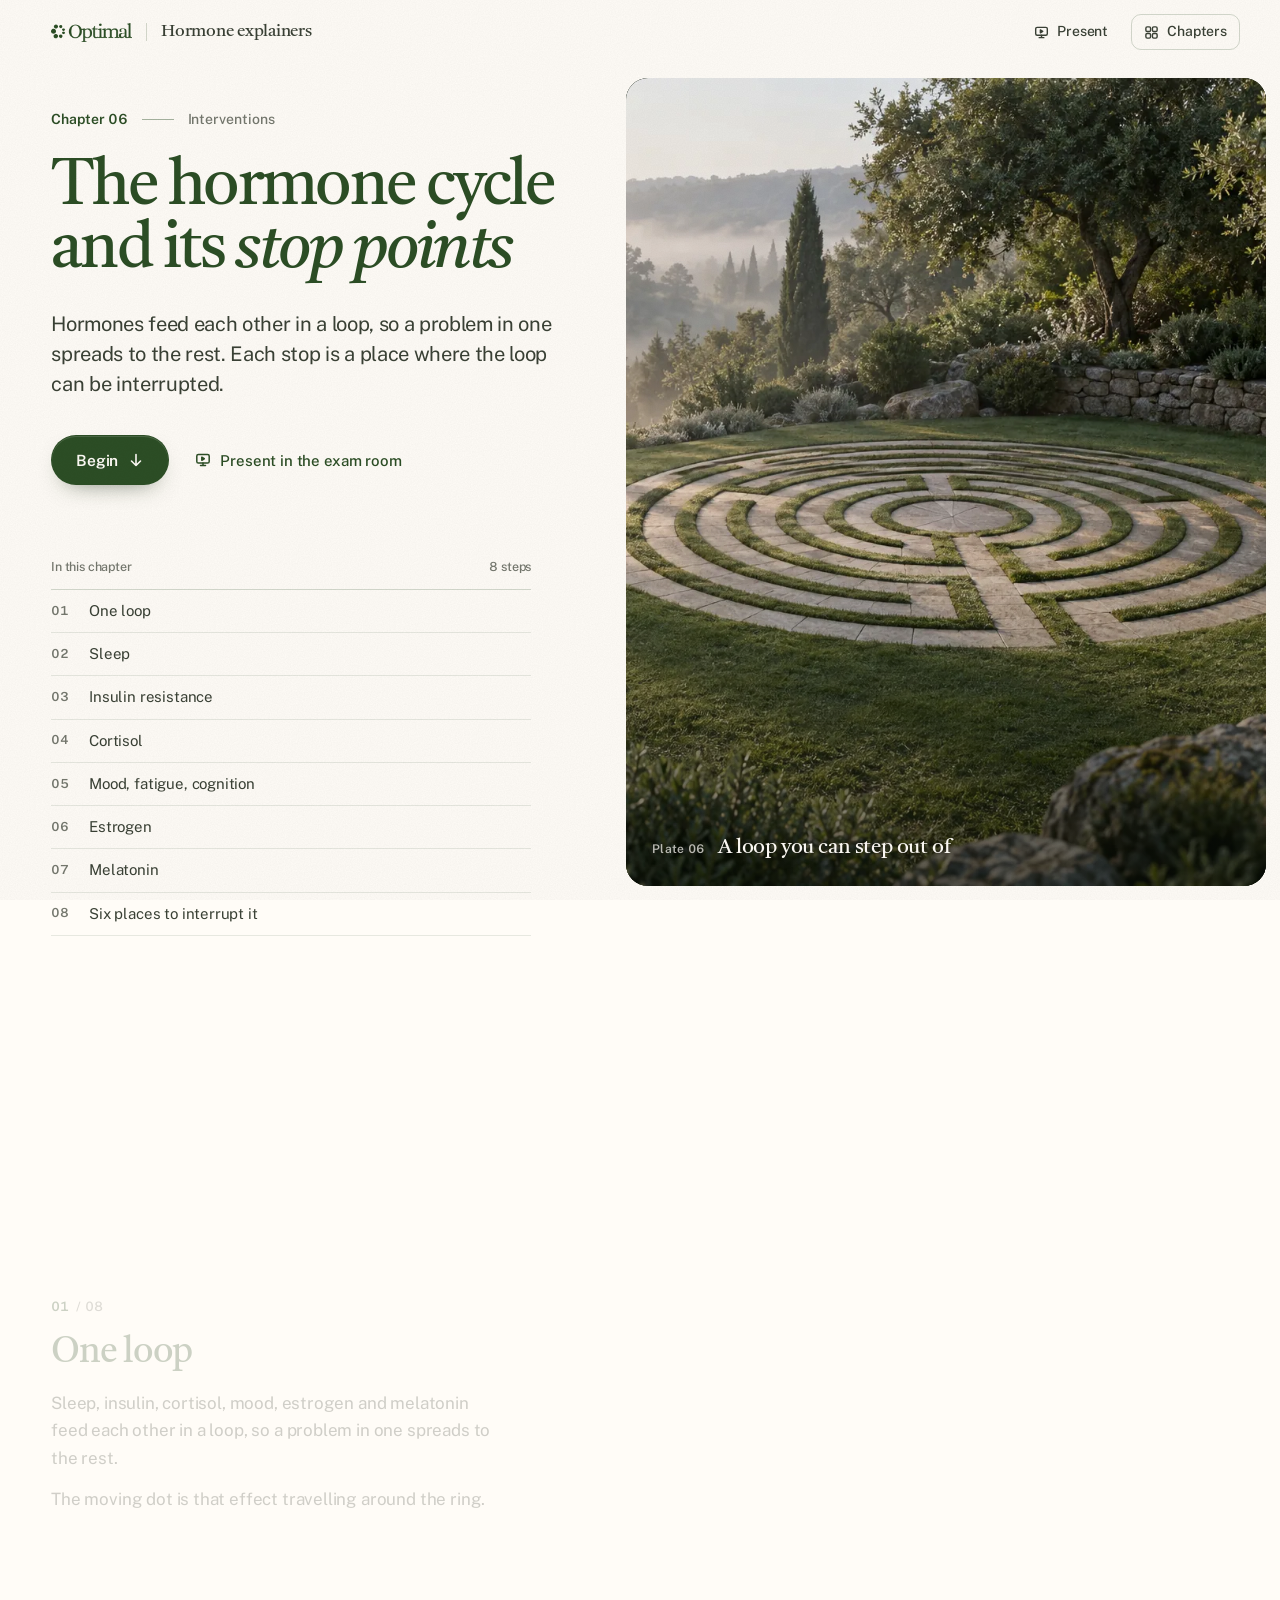
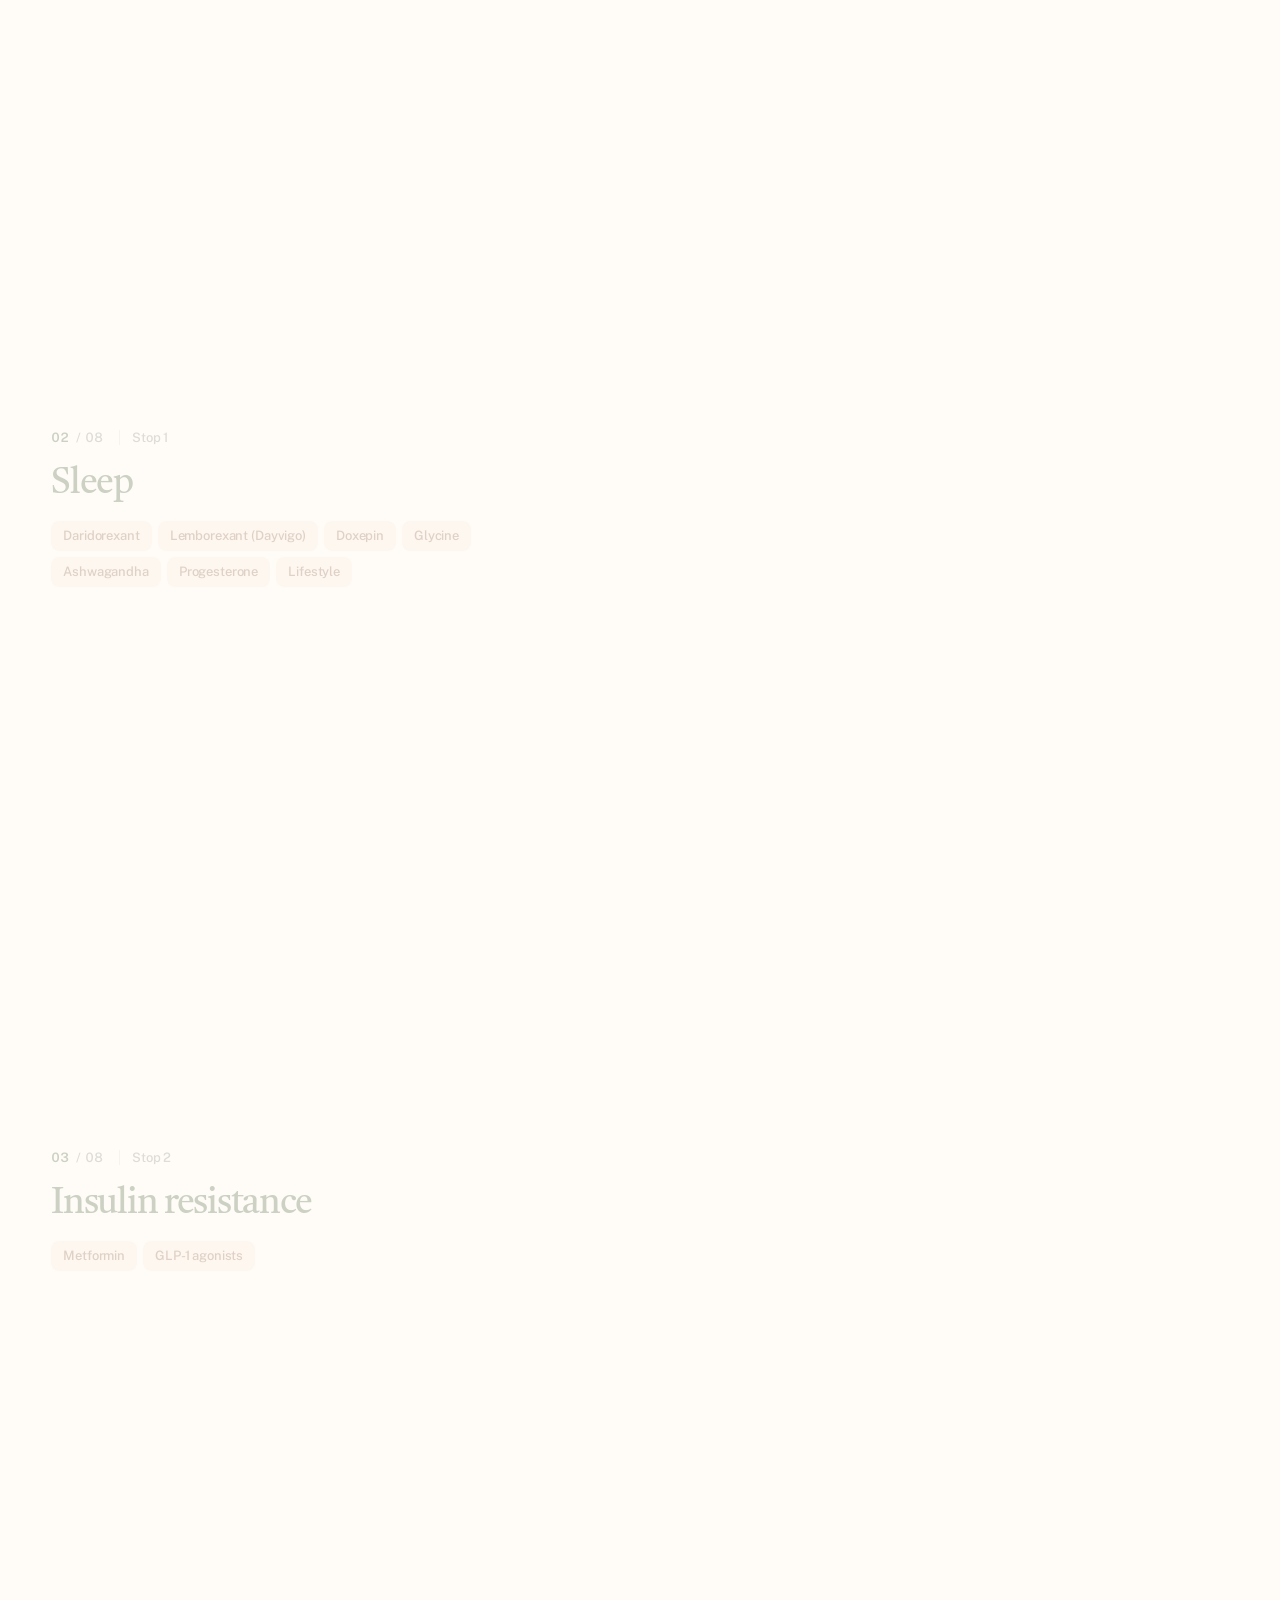
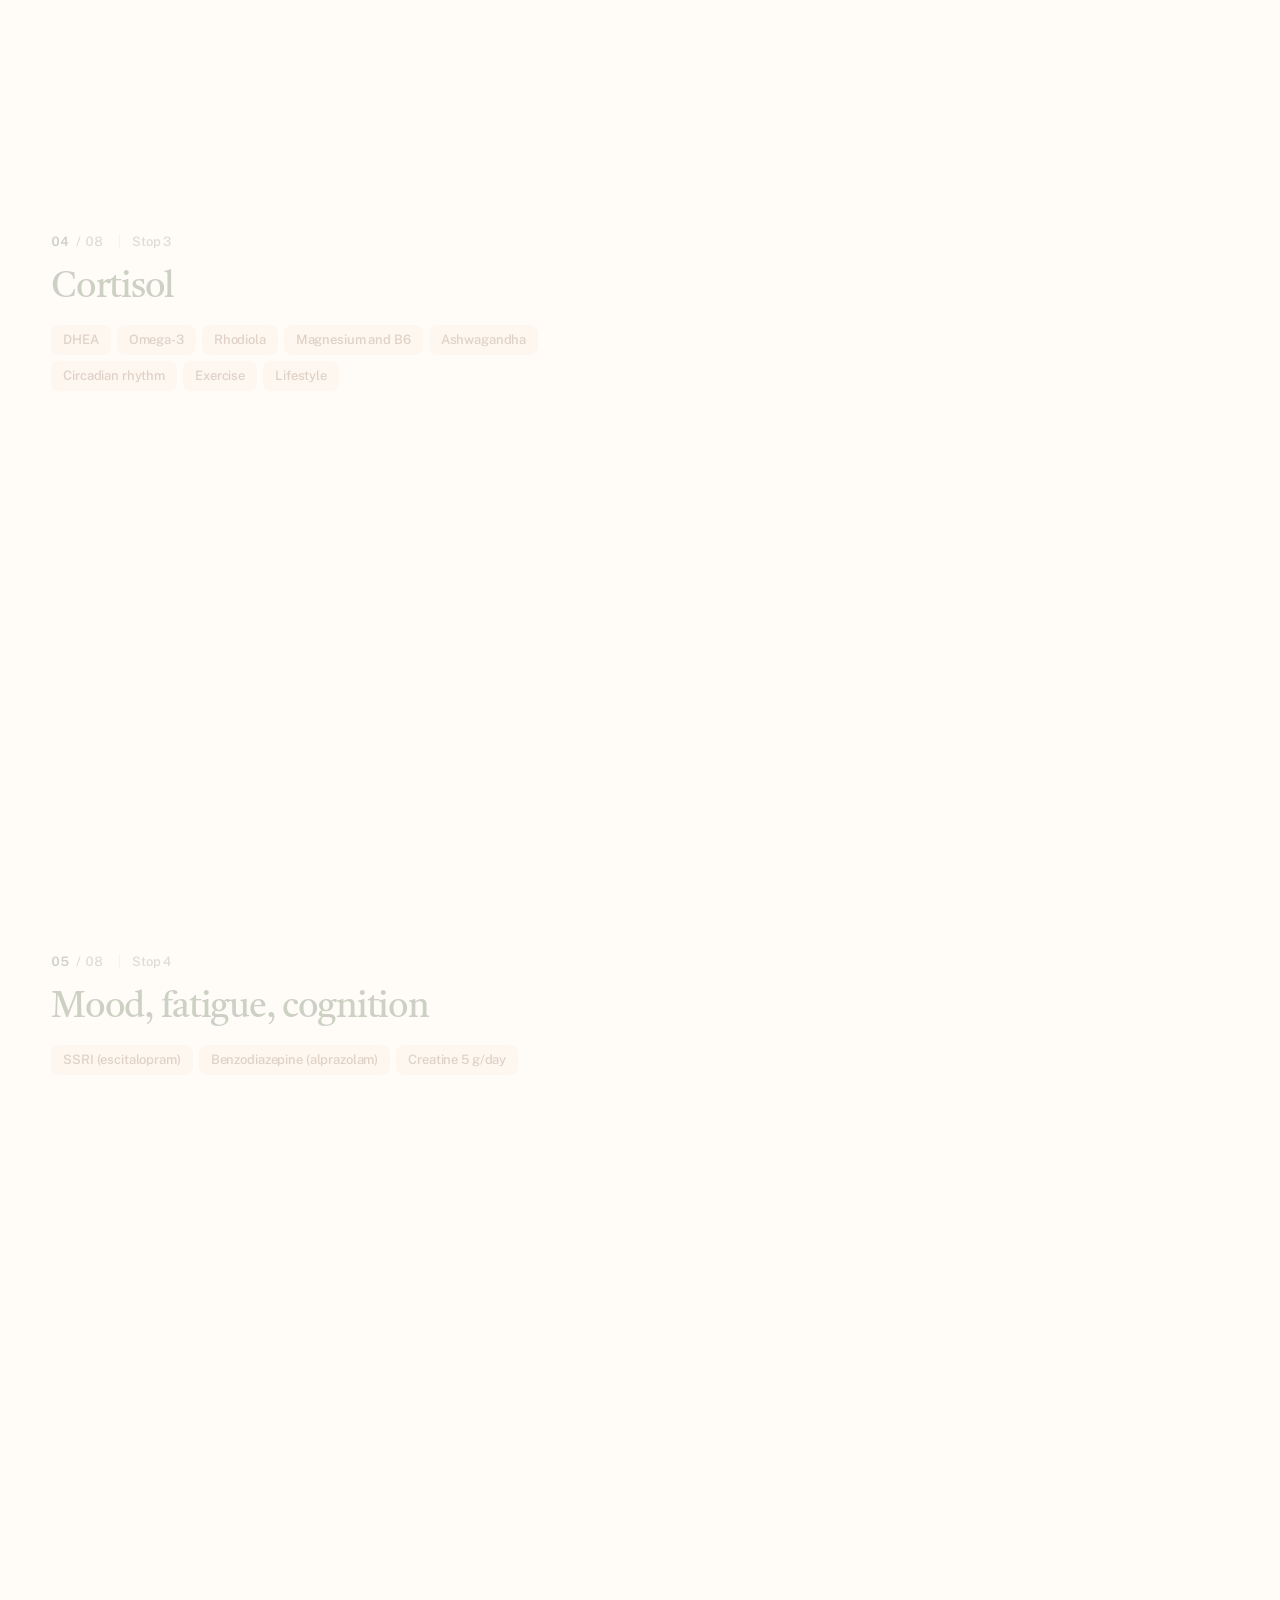
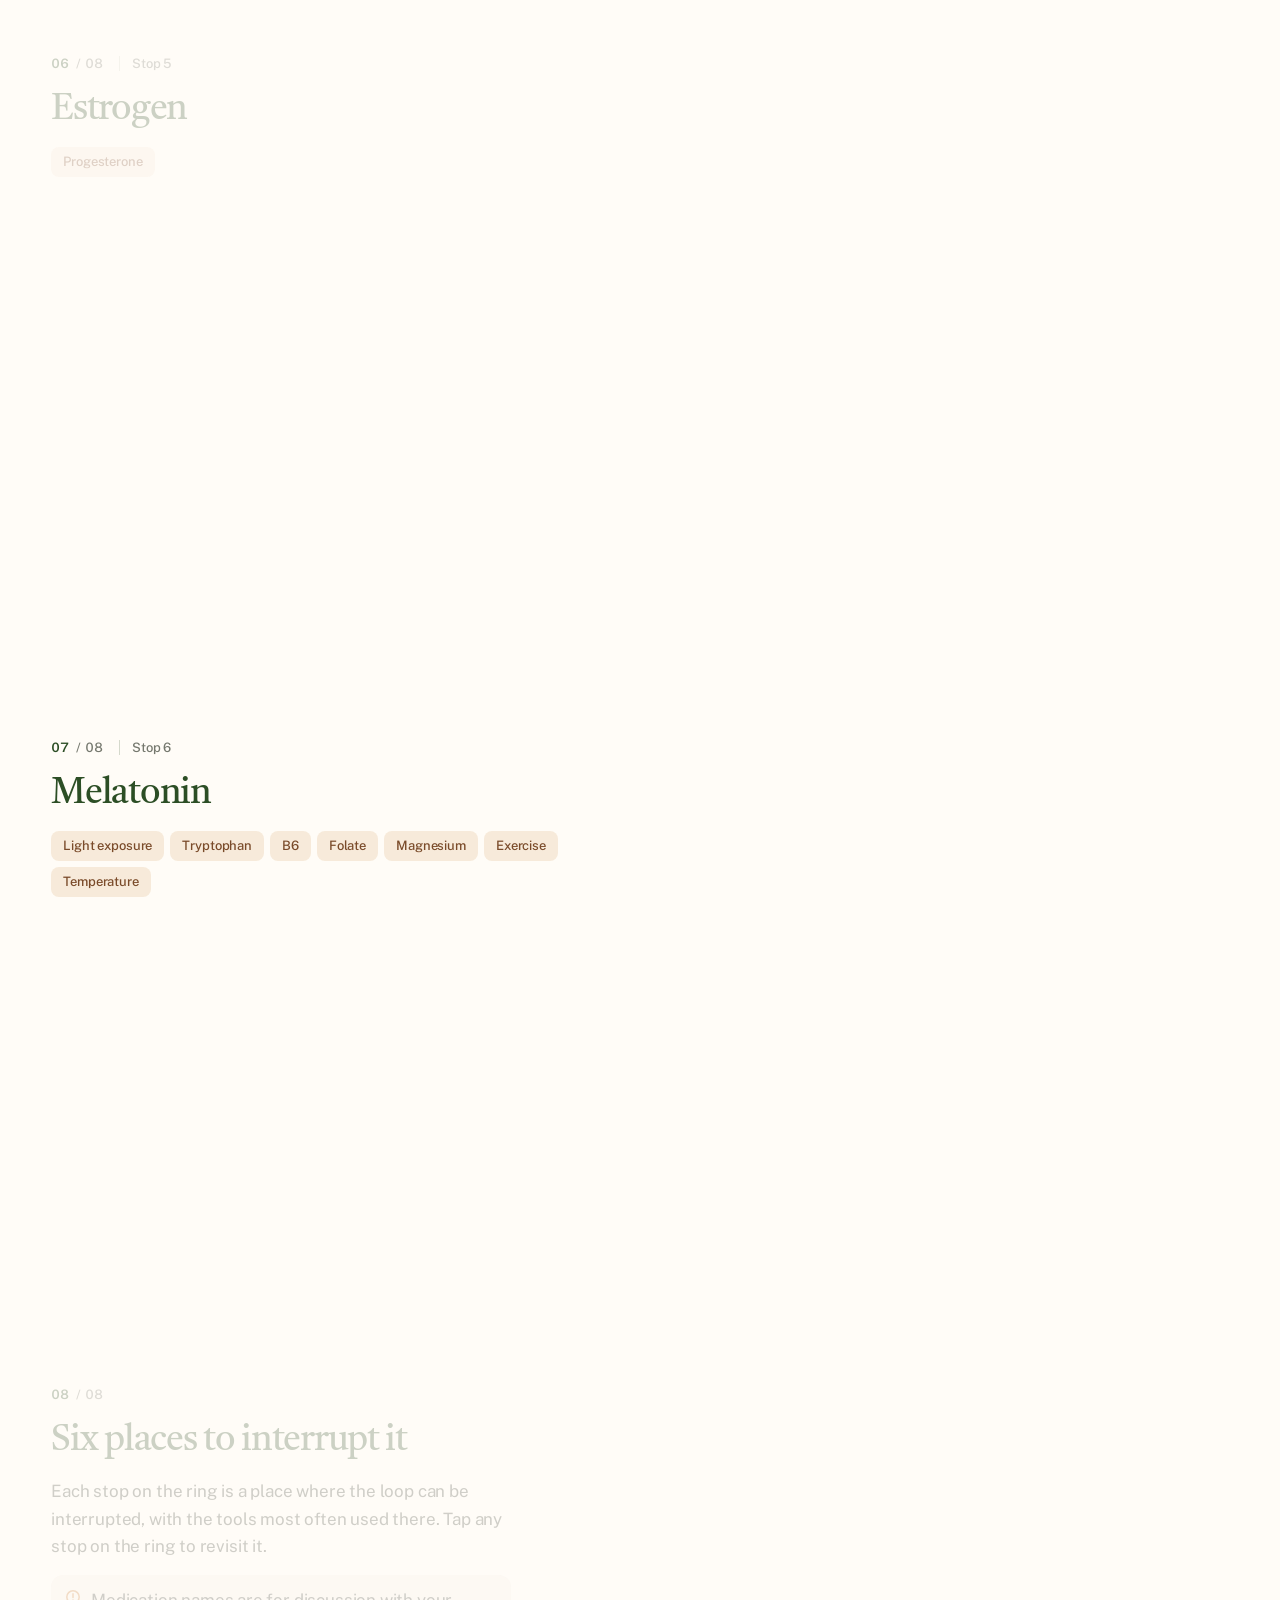
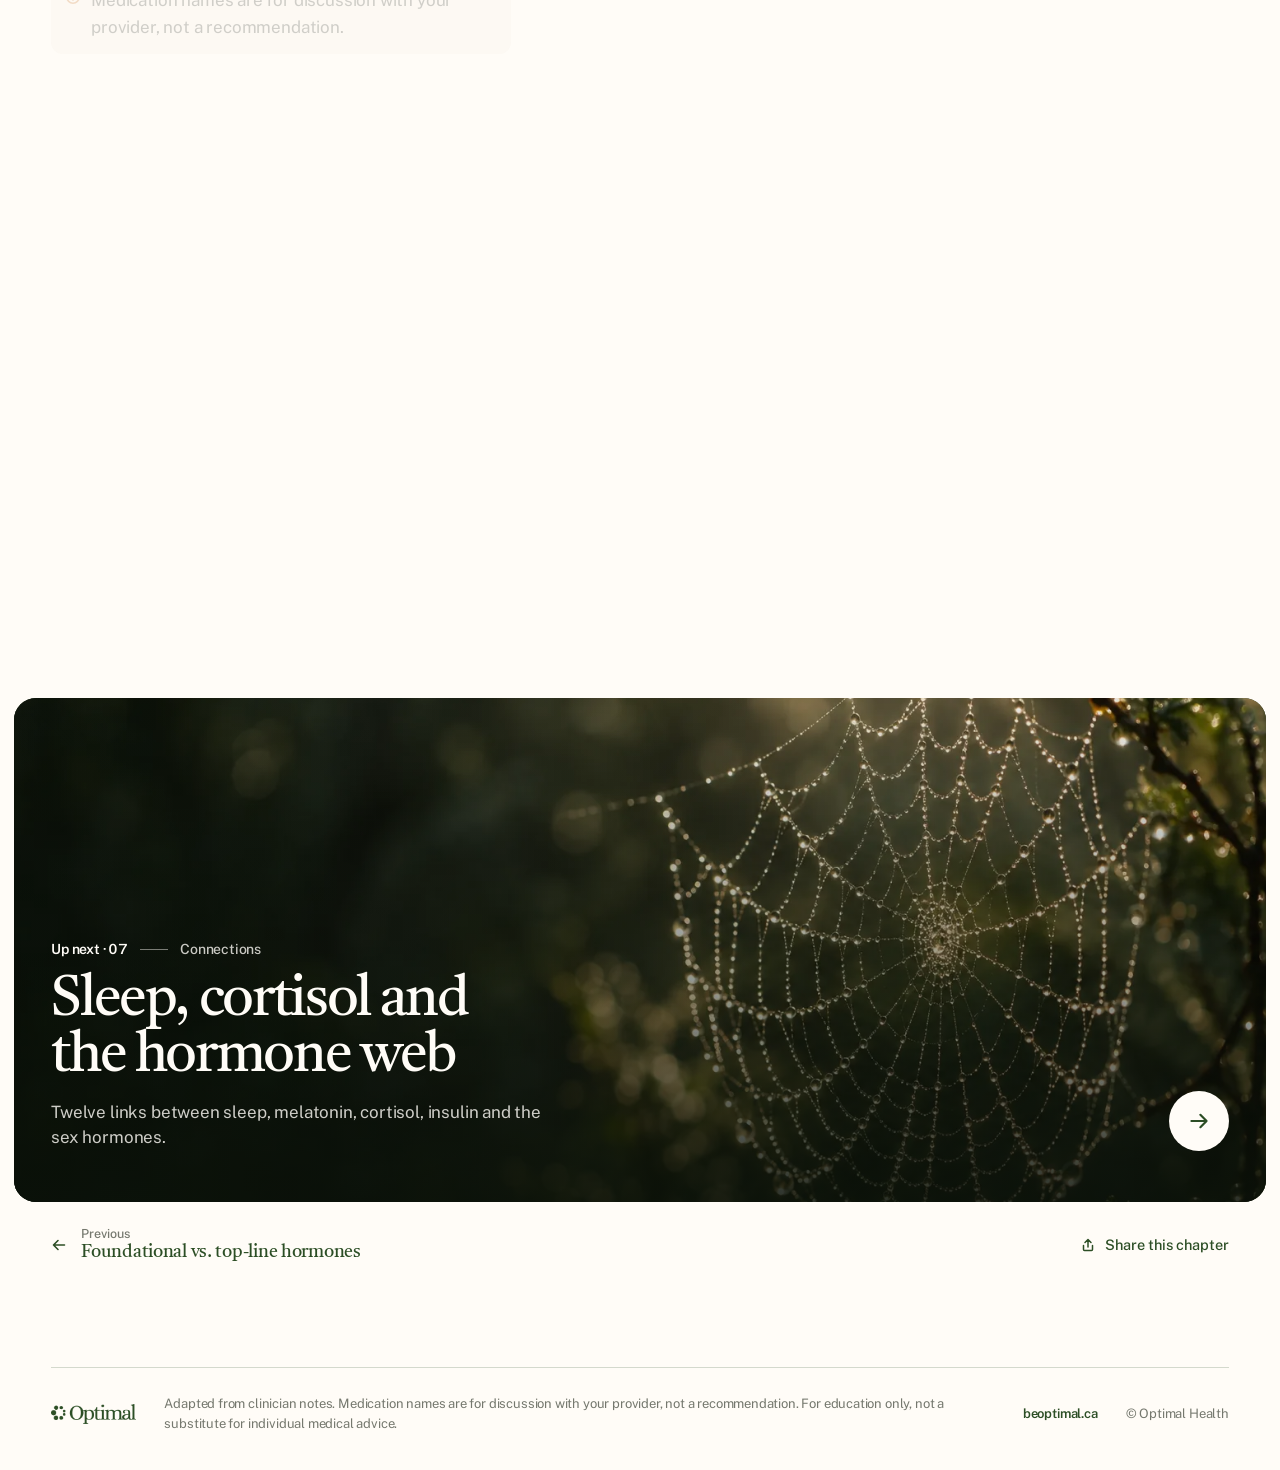
<file: 06-cycle-stop-points.html>
<!DOCTYPE html>
<html lang="en">
<head>
<meta charset="utf-8">
<meta name="viewport" content="width=device-width, initial-scale=1">
<title>The hormone cycle and its stop points · Hormone Explainers</title>
<meta name="description" content="Hormones feed each other in a loop, with six places to interrupt it and the tools used at each. Chapter 06 of 08.">
<link rel="canonical" href="https://optimal-research-team.github.io/hormone-explainers/06-cycle-stop-points.html">
<link rel="apple-touch-icon" href="assets/img/apple-touch-icon.png">
<meta property="og:type" content="website">
<meta property="og:site_name" content="Optimal · Hormone Explainers">
<meta property="og:title" content="The hormone cycle and its stop points · Hormone Explainers">
<meta property="og:description" content="Hormones feed each other in a loop, with six places to interrupt it and the tools used at each. Chapter 06 of 08.">
<meta property="og:url" content="https://optimal-research-team.github.io/hormone-explainers/06-cycle-stop-points.html">
<meta property="og:image" content="https://optimal-research-team.github.io/hormone-explainers/assets/og/06.jpg">
<meta property="og:image:width" content="1200">
<meta property="og:image:height" content="630">
<meta name="twitter:card" content="summary_large_image">
<meta name="theme-color" content="#FFFCF7">
<link rel="icon" href="assets/img/symbol-green.png">
<script>document.documentElement.classList.add('js');if(/[?&]still/.test(location.search))document.documentElement.classList.add('still');if(/[?&]og/.test(location.search))document.documentElement.classList.add('og')</script>
<link rel="preconnect" href="https://fonts.googleapis.com">
<link rel="preconnect" href="https://fonts.gstatic.com" crossorigin>
<link href="https://fonts.googleapis.com/css2?family=Castoro:ital@0;1&family=Public+Sans:ital,wght@0,300..700;1,400..500&display=swap" rel="stylesheet">
<link rel="stylesheet" href="assets/css/site.css">
<style>
.arc { transition: opacity .5s var(--ease); }
.arc.cut { opacity: .14; }
.stop-node { cursor: pointer; }
.stop-node:hover rect, .stop-node.is-on rect { fill: rgba(242, 180, 110, .16); stroke: #F2B46E; stroke-width: 2.4; }
.particle { transition: fill .4s var(--ease); }
.halted .particle { fill: #EE8B75; }
.halo { transform-box: fill-box; transform-origin: center; opacity: 0; }
.halted .halo { animation: hx-pulse 1.5s ease-out infinite; }
.center-a { font-family: var(--display); font-style: italic; font-size: 26px; fill: rgba(255, 252, 247, .85); }
.center-b { font-family: var(--display); font-size: 36px; fill: #F2B46E; letter-spacing: -.02em; }
.tools .chip { background: var(--amber-wash); border-color: transparent; color: #7A4B2A; }
.caution { display: flex; gap: 10px; align-items: flex-start; margin: 16px 0 0; padding: 12px 14px; border-radius: 12px; background: var(--linen); font-size: 13.5px; color: var(--ink-2); max-width: 52ch; }
.caution svg { width: 16px; height: 16px; flex: none; margin-top: 2px; color: var(--amber); }
</style>
</head>
<body data-chapter="6" data-note="Adapted from clinician notes. Medication names are for discussion with your provider, not a recommendation.">
<div id="nav" class="nav-wrap"></div>

<section class="story at-head" id="story" data-links aria-label="The hormone loop and its stop points, step by step">
  <header class="chapter-head" id="top">
    <p class="ch-kicker reveal"><span class="num">Chapter 06</span><span>Interventions</span></p>
    <h1 class="display reveal" style="--i:1">The hormone cycle and its <em class="mark">stop points</em></h1>
    <p class="lede reveal" style="--i:2">Hormones feed each other in a loop, so a problem in one spreads to the rest. Each stop is a place where the loop can be interrupted.</p>
    <div class="head-actions reveal" style="--i:3">
      <a class="btn btn-primary" href="#story" data-begin>Begin<svg class="go" viewBox="0 0 16 16" fill="none" stroke="currentColor" stroke-width="1.6" stroke-linecap="round" stroke-linejoin="round"><path d="M8 2.5v11M3.5 9 8 13.5 12.5 9"/></svg></a>
      <button class="btn-text" type="button" data-present><svg viewBox="0 0 16 16" fill="none" stroke="currentColor" stroke-width="1.5" stroke-linecap="round" stroke-linejoin="round"><rect x="1.8" y="2.5" width="12.4" height="8.5" rx="1.6"/><path d="M8 11v2.5M5.5 13.5h5"/><path d="M6.8 5.2v3.1L9.3 6.75z" fill="currentColor"/></svg>Present in the exam room</button>
    </div>
    <figure class="head-cover-m reveal" style="--i:3" aria-hidden="true"><picture><source srcset="assets/img/chapters/06.webp" type="image/webp"><img src="assets/img/chapters/06.jpg" alt="" width="1536" height="1024" decoding="async"></picture></figure>
    <nav class="toc reveal" style="--i:4" aria-label="In this chapter"><p class="toc-h"><span>In this chapter</span><span class="num">8 steps</span></p><ol></ol></nav>
  </header>
  <div class="stage-col">
    <figure class="panel-cover" style="--op:95%" aria-hidden="true"><picture><source srcset="assets/img/chapters/06.webp" type="image/webp"><img src="assets/img/chapters/06.jpg" alt="" width="1536" height="1024" decoding="async" fetchpriority="high"></picture><figcaption><span class="num">Plate 06</span>A loop you can step out of</figcaption></figure>
    <div class="stage" id="stage">
      <div class="stage-head">
        <span class="stage-label">Fig. 06 · One loop, six stops</span>
        <span class="stage-hint"><svg viewBox="0 0 16 16" fill="none" stroke="currentColor" stroke-width="1.4" stroke-linecap="round" stroke-linejoin="round"><circle cx="8" cy="8" r="5.5"/><path d="M8 5v3l2 1.5"/></svg>Tap a stop to interrupt the loop</span>
      </div>
      <div class="stage-canvas">
        <svg id="ring" viewBox="0 0 640 640" role="img" aria-label="A loop: sleep, insulin resistance, cortisol, mood and cognition, estrogen, melatonin, and back to sleep.">
          <defs>
            <marker id="ah" viewBox="0 0 10 10" refX="8" refY="5" markerWidth="7" markerHeight="7" orient="auto"><path d="M0 0 10 5 0 10z" fill="rgba(255,252,247,.75)"/></marker>
            <filter id="pglow" x="-100%" y="-100%" width="300%" height="300%"><feGaussianBlur stdDeviation="5"/></filter>
          </defs>
          <circle class="fx-fade" style="--d:.2s" cx="320" cy="320" r="230" fill="none" stroke="rgba(255,252,247,.14)" stroke-width="1.5" stroke-dasharray="2 8"/>
          <g fill="none" stroke="rgba(255,252,247,.6)" stroke-width="2.2" marker-end="url(#ah)">
            <path class="arc draw" data-a="0" pathLength="1" style="--d:.7s;--dur:.55s" d="M 394.9 102.5 A 230 230 0 0 1 490.9 166.1"/>
            <path class="arc draw" data-a="1" pathLength="1" style="--d:1s;--dur:.55s" d="M 538.7 248.9 A 230 230 0 0 1 538.7 391.1"/>
            <path class="arc draw" data-a="2" pathLength="1" style="--d:1.3s;--dur:.55s" d="M 490.9 473.9 A 230 230 0 0 1 431.5 521.2"/>
            <path class="arc draw" data-a="3" pathLength="1" style="--d:1.6s;--dur:.55s" d="M 208.5 521.2 A 230 230 0 0 1 149.1 473.9"/>
            <path class="arc draw" data-a="4" pathLength="1" style="--d:1.9s;--dur:.55s" d="M 101.3 391.1 A 230 230 0 0 1 101.3 248.9"/>
            <path class="arc draw" data-a="5" pathLength="1" style="--d:2.2s;--dur:.55s" d="M 149.1 166.1 A 230 230 0 0 1 245.1 102.5"/>
          </g>
          <g class="fx-fade" style="--d:2.4s">
            <circle class="halo" id="halo" cx="550" cy="320" r="14" fill="#EE8B75"/>
            <circle id="glow" cx="550" cy="320" r="13" fill="#F2B46E" opacity=".55" filter="url(#pglow)"/>
            <circle class="particle" id="particle" cx="550" cy="320" r="7" fill="#F2B46E"/>
          </g>
          <g class="fx-fade" style="--d:2.4s" text-anchor="middle">
            <text class="center-a" id="cA" x="320" y="306">one loop,</text>
            <text class="center-a" id="cB" x="320" y="342">six places to interrupt it</text>
          </g>
          <g font-size="23">
            <g class="fx-pop" style="--d:.4s"><g class="pnode stop-node lk-soft" data-t="s0" data-k="s0"><rect x="255" y="62" width="130" height="56" rx="28"/><text x="320" y="98" text-anchor="middle">Sleep</text></g></g>
            <g class="fx-pop" style="--d:.7s"><g class="pnode stop-node lk-soft" data-t="s1" data-k="s1"><rect x="416" y="177" width="206" height="56" rx="28"/><text x="519" y="213" text-anchor="middle">Insulin resistance</text></g></g>
            <g class="fx-pop" style="--d:1s"><g class="pnode stop-node lk-soft" data-t="s2" data-k="s2"><rect x="449" y="407" width="140" height="56" rx="28"/><text x="519" y="443" text-anchor="middle">Cortisol</text></g></g>
            <g class="fx-pop" style="--d:1.3s"><g class="pnode stop-node lk-soft" data-t="s3" data-k="s3"><rect x="218" y="522" width="204" height="56" rx="28"/><text x="320" y="558" text-anchor="middle">Mood · cognition</text></g></g>
            <g class="fx-pop" style="--d:1.6s"><g class="pnode stop-node lk-soft" data-t="s4" data-k="s4"><rect x="52" y="407" width="138" height="56" rx="28"/><text x="121" y="443" text-anchor="middle">Estrogen</text></g></g>
            <g class="fx-pop" style="--d:1.9s"><g class="pnode stop-node lk-soft" data-t="s5" data-k="s5"><rect x="48" y="177" width="146" height="56" rx="28"/><text x="121" y="213" text-anchor="middle">Melatonin</text></g></g>
          </g>
          <g font-family="Public Sans" font-size="16" font-weight="700" fill="#10190F" text-anchor="middle" pointer-events="none">
            <g class="fx-pop" style="--d:2.5s"><circle cx="257" cy="64" r="16" fill="#F2B46E"/><text x="257" y="70">1</text></g>
            <g class="fx-pop" style="--d:2.58s"><circle cx="418" cy="179" r="16" fill="#F2B46E"/><text x="418" y="185">2</text></g>
            <g class="fx-pop" style="--d:2.66s"><circle cx="587" cy="409" r="16" fill="#F2B46E"/><text x="587" y="415">3</text></g>
            <g class="fx-pop" style="--d:2.74s"><circle cx="220" cy="524" r="16" fill="#F2B46E"/><text x="220" y="530">4</text></g>
            <g class="fx-pop" style="--d:2.82s"><circle cx="54" cy="409" r="16" fill="#F2B46E"/><text x="54" y="415">5</text></g>
            <g class="fx-pop" style="--d:2.9s"><circle cx="50" cy="179" r="16" fill="#F2B46E"/><text x="50" y="185">6</text></g>
          </g>
        </svg>
      </div>
      <div class="stage-foot">
        <div class="readout" aria-live="polite"><span class="d"></span><span id="rText">The loop is running</span></div>
        <div class="stepper">
          <button class="sbtn" type="button" data-step-prev aria-label="Previous step"><svg viewBox="0 0 16 16" fill="none" stroke="currentColor" stroke-width="1.6" stroke-linecap="round" stroke-linejoin="round"><path d="M10 3 5 8l5 5"/></svg></button>
          <div class="dots"></div>
          <button class="sbtn" type="button" data-step-next aria-label="Next step"><svg viewBox="0 0 16 16" fill="none" stroke="currentColor" stroke-width="1.6" stroke-linecap="round" stroke-linejoin="round"><path d="m6 3 5 5-5 5"/></svg></button>
        </div>
      </div>
    </div>
  </div>

  <div class="steps">
    <div class="present-top"><img src="assets/img/optimal-wordmark-green.png" alt="Optimal"><span class="pt-label">06 · Interventions</span><button class="present-close" type="button" data-present-exit><svg viewBox="0 0 16 16" fill="none" stroke="currentColor" stroke-width="1.6" stroke-linecap="round"><path d="M4 4l8 8M12 4l-8 8"/></svg>Exit<kbd>Esc</kbd></button></div>

    <article class="step"><div class="step-inner">
      <span class="step-n"></span>
      <h2>One loop</h2>
      <p>Sleep, insulin, cortisol, mood, estrogen and melatonin feed each other in a loop, so a problem in one spreads to the rest.</p>
      <p>The moving dot is that effect travelling around the ring.</p>
    </div></article>

    <article class="step"><div class="step-inner">
      <span class="step-n"></span>
      <span class="kicker">Stop 1</span>
      <h2>Sleep</h2>
      <div class="tags tools"><span class="chip">Daridorexant</span><span class="chip">Lemborexant (Dayvigo)</span><span class="chip">Doxepin</span><span class="chip">Glycine</span><span class="chip">Ashwagandha</span><span class="chip">Progesterone</span><span class="chip">Lifestyle</span></div>
    </div></article>

    <article class="step"><div class="step-inner">
      <span class="step-n"></span>
      <span class="kicker">Stop 2</span>
      <h2>Insulin resistance</h2>
      <div class="tags tools"><span class="chip">Metformin</span><span class="chip">GLP-1 agonists</span></div>
    </div></article>

    <article class="step"><div class="step-inner">
      <span class="step-n"></span>
      <span class="kicker">Stop 3</span>
      <h2>Cortisol</h2>
      <div class="tags tools"><span class="chip">DHEA</span><span class="chip">Omega-3</span><span class="chip">Rhodiola</span><span class="chip">Magnesium and B6</span><span class="chip">Ashwagandha</span><span class="chip">Circadian rhythm</span><span class="chip">Exercise</span><span class="chip">Lifestyle</span></div>
    </div></article>

    <article class="step"><div class="step-inner">
      <span class="step-n"></span>
      <span class="kicker">Stop 4</span>
      <h2>Mood, fatigue, cognition</h2>
      <div class="tags tools"><span class="chip">SSRI (escitalopram)</span><span class="chip">Benzodiazepine (alprazolam)</span><span class="chip">Creatine 5 g/day</span></div>
    </div></article>

    <article class="step"><div class="step-inner">
      <span class="step-n"></span>
      <span class="kicker">Stop 5</span>
      <h2>Estrogen</h2>
      <div class="tags tools"><span class="chip">Progesterone</span></div>
    </div></article>

    <article class="step"><div class="step-inner">
      <span class="step-n"></span>
      <span class="kicker">Stop 6</span>
      <h2>Melatonin</h2>
      <div class="tags tools"><span class="chip">Light exposure</span><span class="chip">Tryptophan</span><span class="chip">B6</span><span class="chip">Folate</span><span class="chip">Magnesium</span><span class="chip">Exercise</span><span class="chip">Temperature</span></div>
    </div></article>

    <article class="step"><div class="step-inner">
      <span class="step-n"></span>
      <h2>Six places to interrupt it</h2>
      <p>Each stop on the ring is a place where the loop can be interrupted, with the tools most often used there. Tap any stop on the ring to revisit it.</p>
      <p class="caution"><svg viewBox="0 0 16 16" fill="none" stroke="currentColor" stroke-width="1.5" stroke-linecap="round"><circle cx="8" cy="8" r="6.2"/><path d="M8 4.8v3.8M8 11.1v.1"/></svg>Medication names are for discussion with your provider, not a recommendation.</p>
    </div></article>
  </div>
</section>

<div id="end"></div>
<div id="foot"></div>
<script src="assets/js/glossary.js"></script>
<script src="assets/js/site.js"></script>
<script>
(function () {
  var $ = function (id) { return document.getElementById(id); };
  var scope = $('story'), stage = $('stage'), ring = $('ring');
  var CX = 320, CY = 320, R = 230;
  var names = ['Sleep', 'Insulin resistance', 'Cortisol', 'Mood · cognition', 'Estrogen', 'Melatonin'];
  var arriveAt = [251, 318, 18, 61, 138, 198];
  var arcs = [].slice.call(ring.querySelectorAll('.arc'));
  var P = ['particle', 'glow', 'halo'].map($);
  var a = 0, target = null, last = performance.now(), SPEED = 360 / 7200, onScreen = true;
  HX.whileVisible(stage, function (v) { onScreen = v; });

  function draw() {
    var r = a * Math.PI / 180, x = CX + R * Math.cos(r), y = CY + R * Math.sin(r);
    P.forEach(function (c) { c.setAttribute('cx', x.toFixed(2)); c.setAttribute('cy', y.toFixed(2)); });
  }
  function frame(now) {
    var dt = Math.min(64, now - last); last = now;
    if (target === null && !HX.reduce && onScreen) { a = (a + dt * SPEED) % 360; draw(); }
    requestAnimationFrame(frame);
  }
  function halt(i) {
    if (target === i) return;
    target = i;
    ring.classList.remove('halted');
    var goal = arriveAt[i];
    while (goal < a) goal += 360;
    if (goal - a > 300) goal -= 360;
    var from = a;
    HX.tween(Math.max(450, Math.min(1400, Math.abs(goal - from) * 6)), function (e) {
      if (target !== i) return false;
      a = from + (goal - from) * e; draw();
    }).then(function () { if (target === i) ring.classList.add('halted'); });
    arcs.forEach(function (el) { el.classList.toggle('cut', +el.getAttribute('data-a') !== (i + 5) % 6); });
    $('cA').textContent = 'interrupting the loop at';
    var b = $('cB'); b.textContent = names[i]; b.setAttribute('class', 'center-b');
    $('rText').textContent = 'Stop ' + (i + 1) + ' · ' + names[i];
    stage.style.setProperty('--rc', '#EE8B75');
  }
  function release() {
    target = null; ring.classList.remove('halted');
    a = ((a % 360) + 360) % 360;
    arcs.forEach(function (el) { el.classList.remove('cut'); });
    $('cA').textContent = 'one loop,';
    var b = $('cB'); b.textContent = 'six places to interrupt it'; b.setAttribute('class', 'center-a');
    $('rText').textContent = 'The loop is running';
    stage.style.setProperty('--rc', '#F2B46E');
  }
  scope.addEventListener('focuskey', function (e) {
    var ks = e.detail.keys;
    if (ks && /^s\d$/.test(ks[0])) halt(+ks[0].slice(1)); else release();
  });
  draw();
  requestAnimationFrame(frame);
  HX.story({ onStep: function (i) {
    scope._links.setBase(i >= 1 && i <= 6 ? 's' + (i - 1) : null);
  } });
})();
</script>
</body>
</html>
</file>
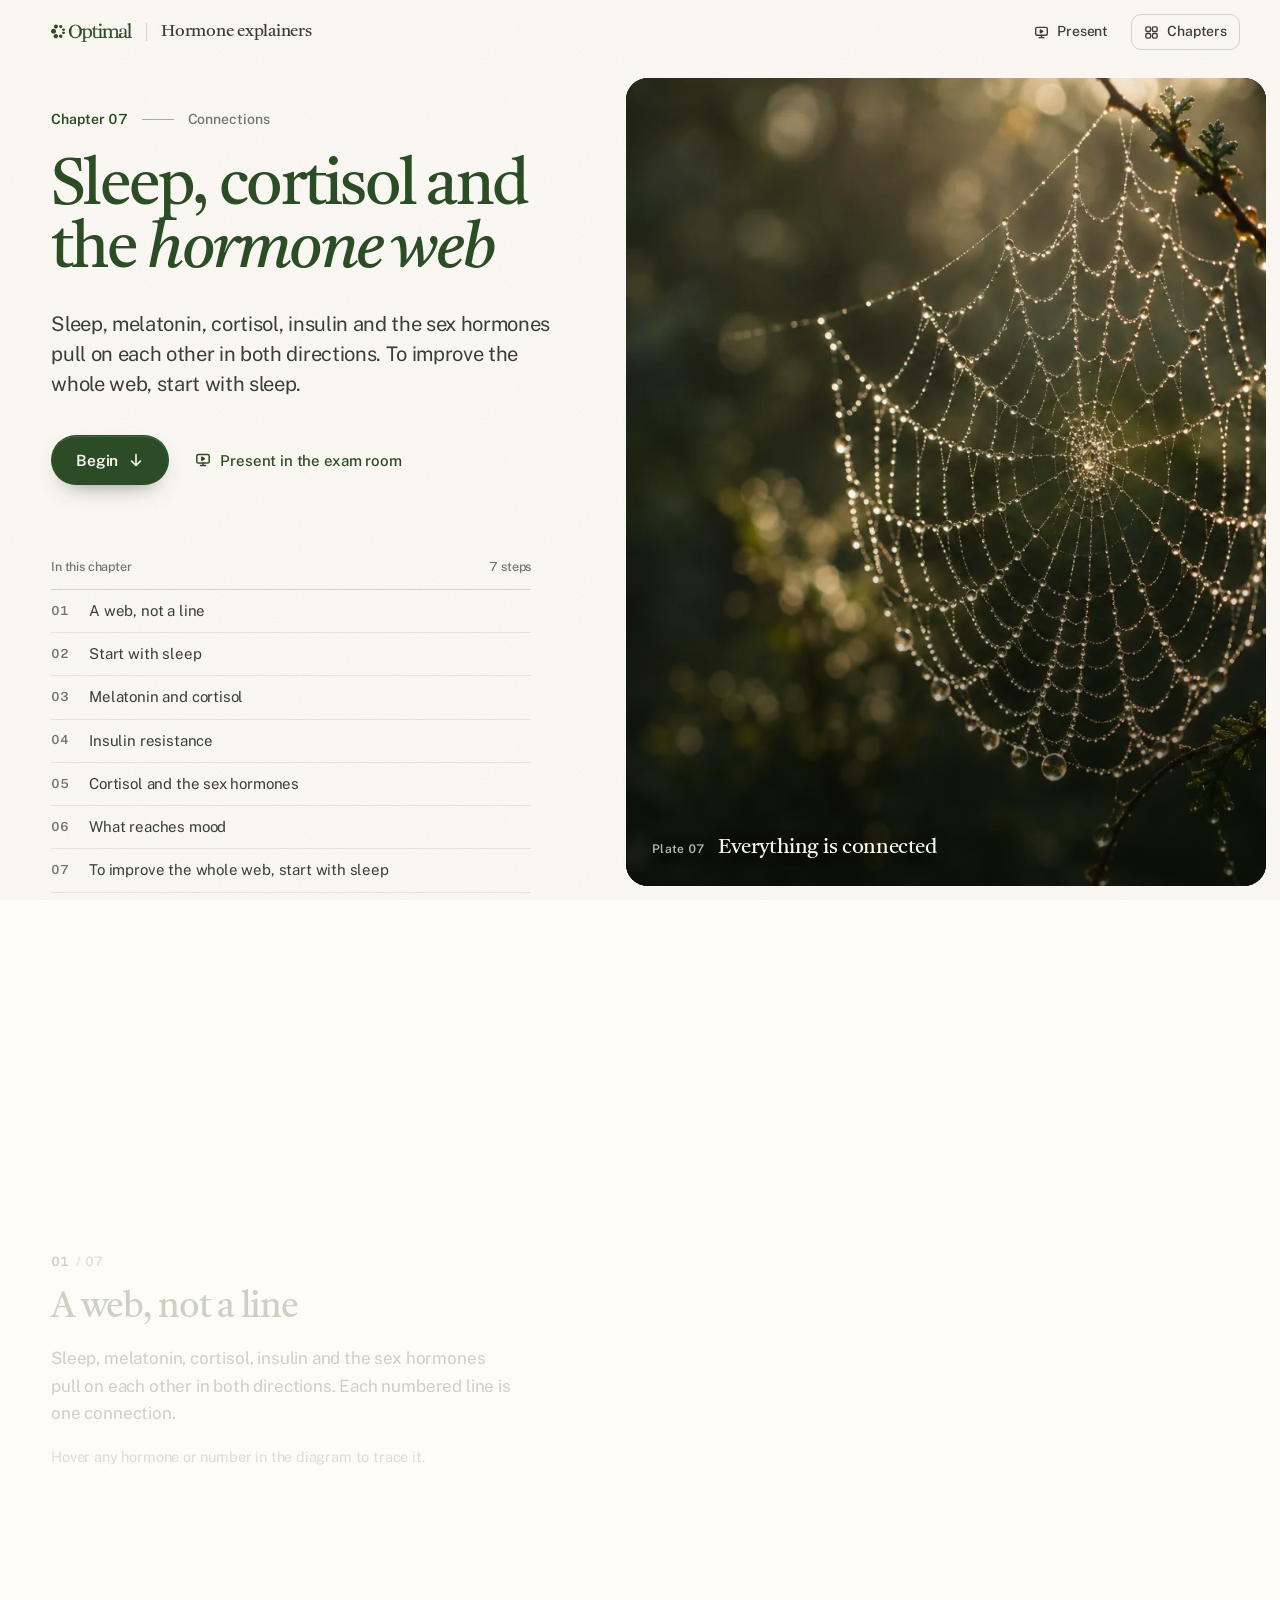
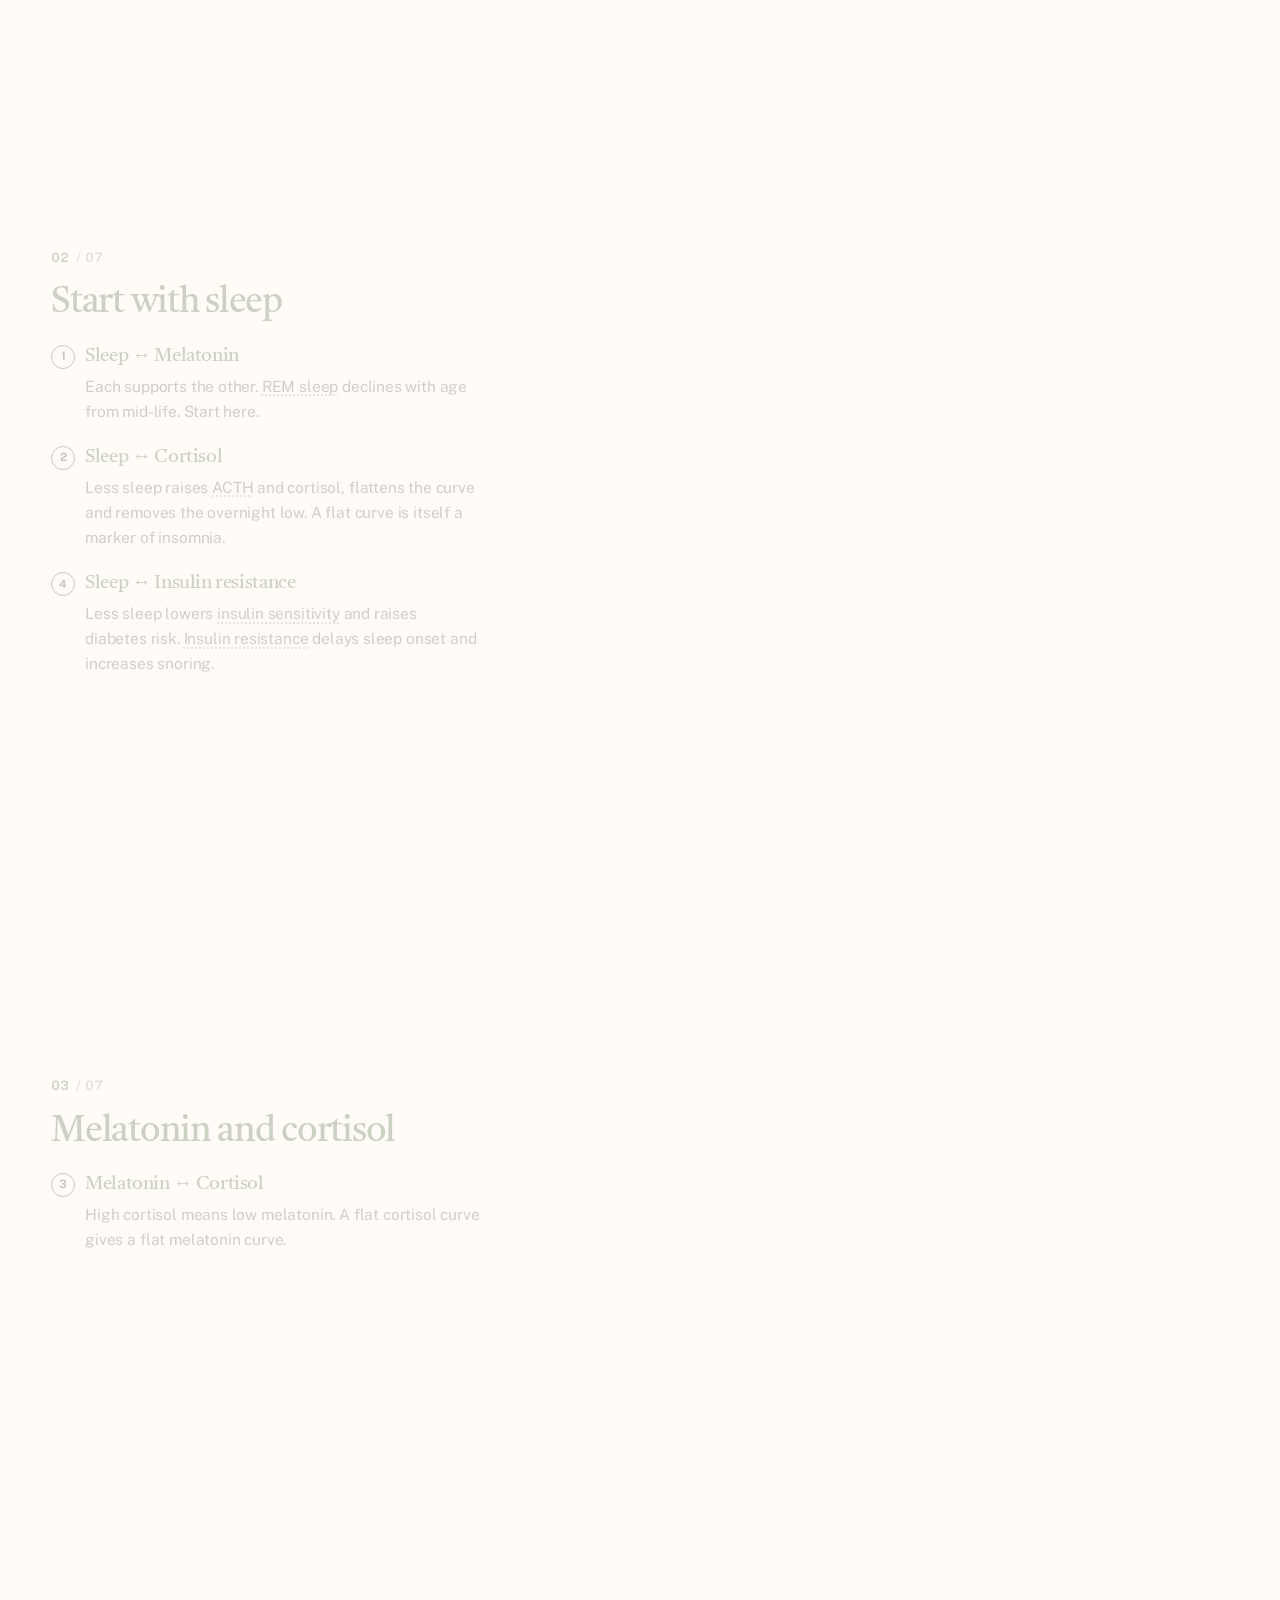
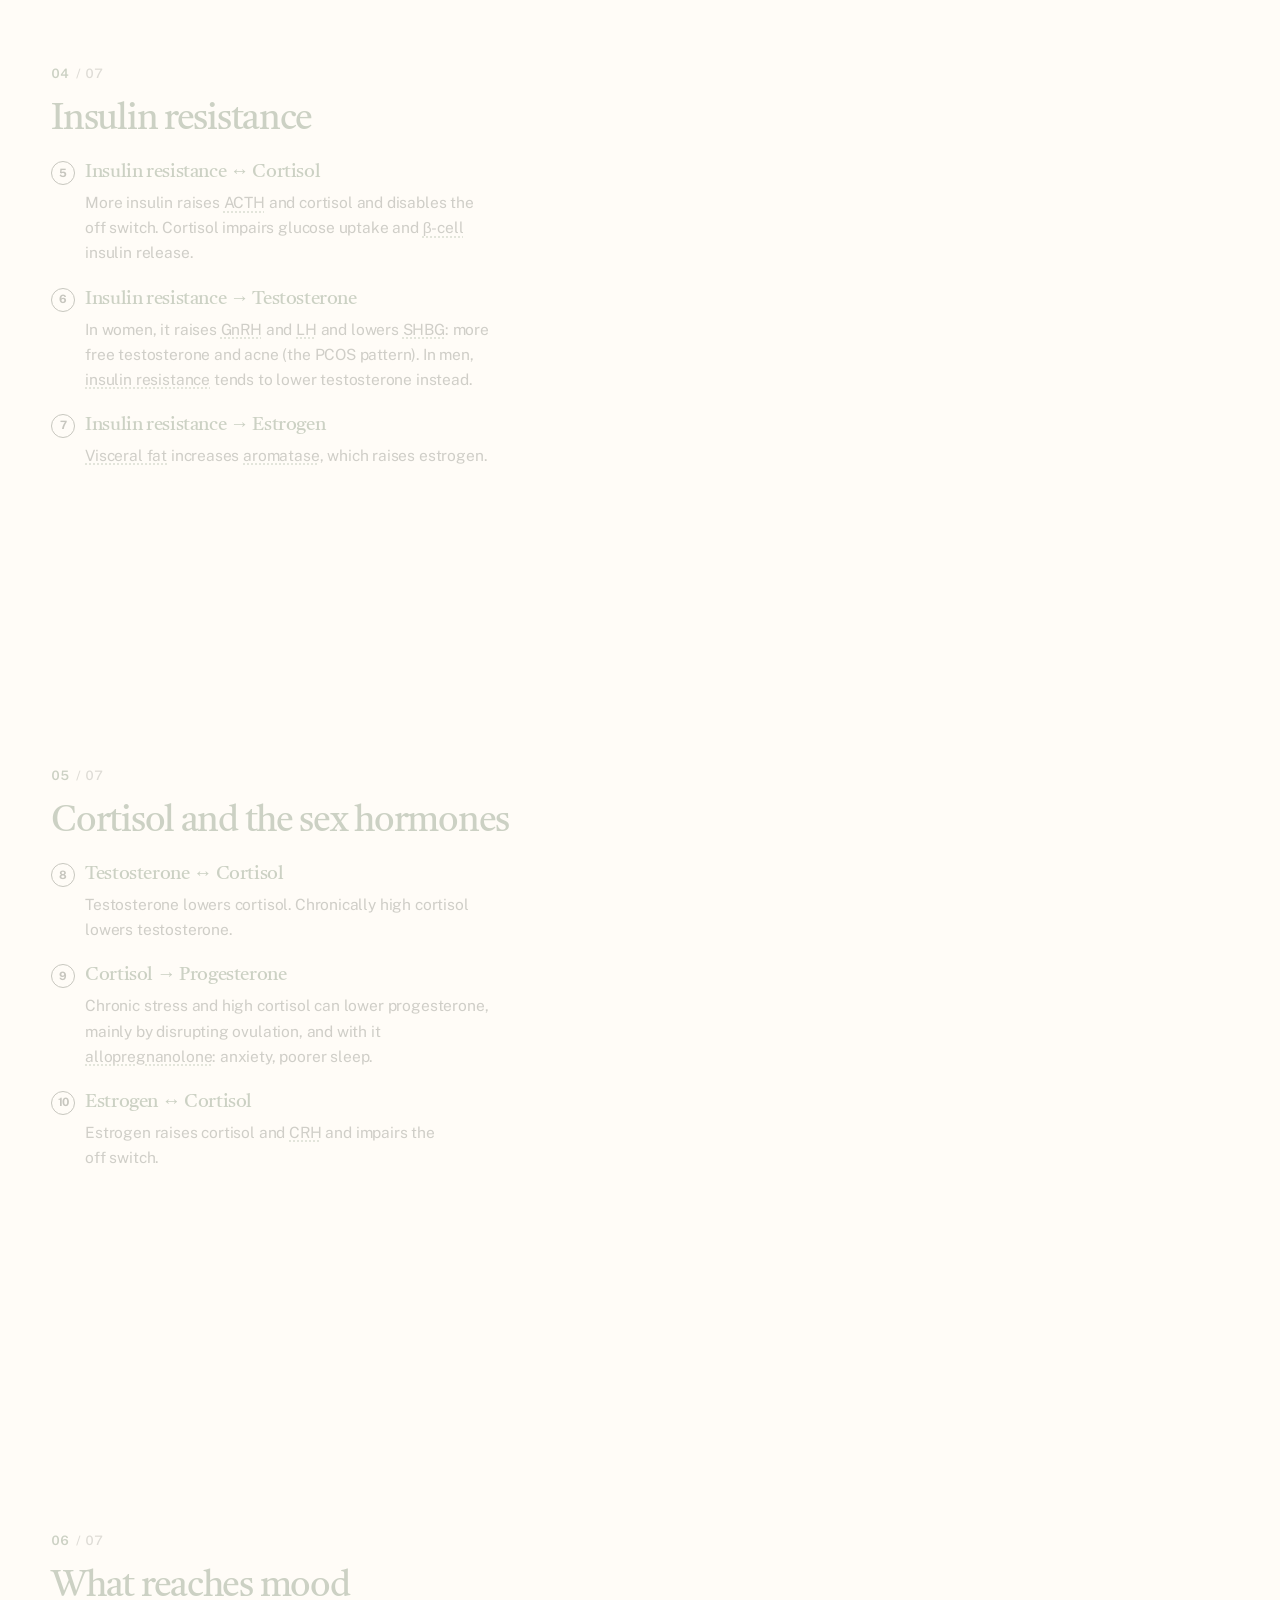
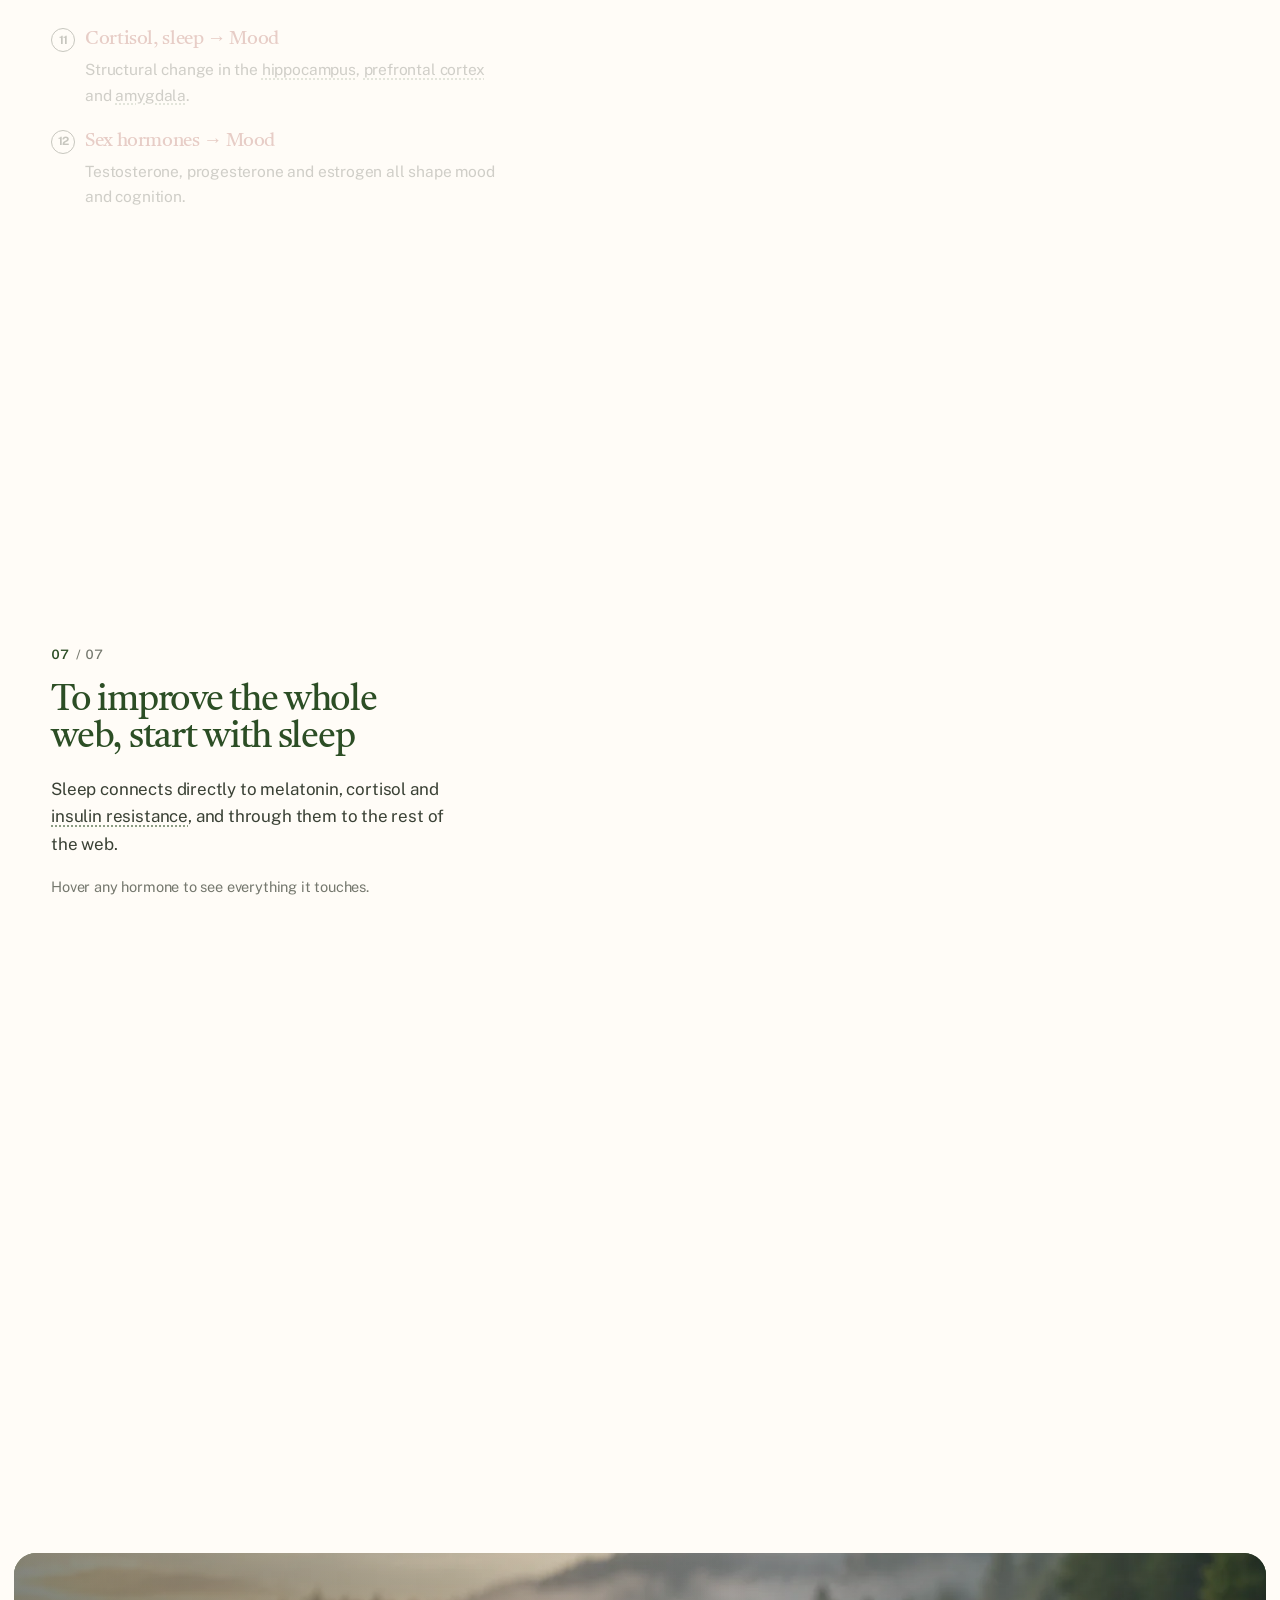
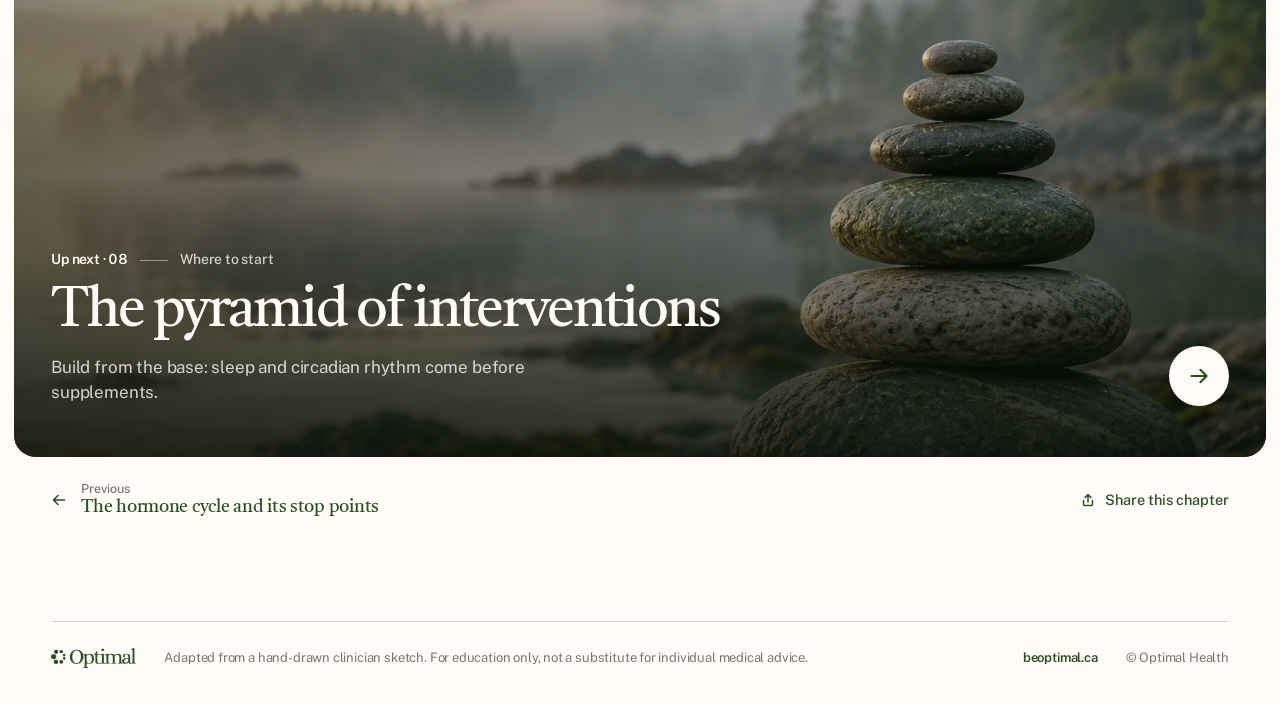
<file: 07-sleep-hormone-web.html>
<!DOCTYPE html>
<html lang="en">
<head>
<meta charset="utf-8">
<meta name="viewport" content="width=device-width, initial-scale=1">
<title>Sleep, cortisol and the hormone web · Hormone Explainers</title>
<meta name="description" content="Sleep, melatonin, cortisol, insulin and the sex hormones pull on each other in both directions. Chapter 07 of 08.">
<link rel="canonical" href="https://optimal-research-team.github.io/hormone-explainers/07-sleep-hormone-web.html">
<link rel="apple-touch-icon" href="assets/img/apple-touch-icon.png">
<meta property="og:type" content="website">
<meta property="og:site_name" content="Optimal · Hormone Explainers">
<meta property="og:title" content="Sleep, cortisol and the hormone web · Hormone Explainers">
<meta property="og:description" content="Sleep, melatonin, cortisol, insulin and the sex hormones pull on each other in both directions. Chapter 07 of 08.">
<meta property="og:url" content="https://optimal-research-team.github.io/hormone-explainers/07-sleep-hormone-web.html">
<meta property="og:image" content="https://optimal-research-team.github.io/hormone-explainers/assets/og/07.jpg">
<meta property="og:image:width" content="1200">
<meta property="og:image:height" content="630">
<meta name="twitter:card" content="summary_large_image">
<meta name="theme-color" content="#FFFCF7">
<link rel="icon" href="assets/img/symbol-green.png">
<script>document.documentElement.classList.add('js');if(/[?&]still/.test(location.search))document.documentElement.classList.add('still');if(/[?&]og/.test(location.search))document.documentElement.classList.add('og')</script>
<link rel="preconnect" href="https://fonts.googleapis.com">
<link rel="preconnect" href="https://fonts.gstatic.com" crossorigin>
<link href="https://fonts.googleapis.com/css2?family=Castoro:ital@0;1&family=Public+Sans:ital,wght@0,300..700;1,400..500&display=swap" rel="stylesheet">
<link rel="stylesheet" href="assets/css/site.css">
<style>
.edge { fill: none; stroke-opacity: .55; transition: opacity .4s var(--ease), stroke-opacity .4s var(--ease), stroke-width .4s var(--ease); }
.edge.hot { stroke-opacity: .8; }
.edge.is-on { stroke-opacity: 1; stroke-width: 3.5; }
.edge.hot.is-on { stroke-width: 7; }
.wnode { cursor: pointer; }
.wnode.is-on rect { stroke-width: 2.6; }
.wbadge { cursor: pointer; }
.wbadge circle { fill: #10190F; stroke: rgba(255, 252, 247, .5); stroke-width: 1.3; transition: fill .3s var(--ease), r .3s var(--spring); }
.wbadge text { font-family: var(--sans); font-size: 14px; font-weight: 700; fill: var(--cream); transition: fill .3s var(--ease); }
.wbadge.is-on circle { fill: var(--cream); r: 17px; }
.wbadge.is-on text { fill: #10190F; }
.legend-row { display: flex; flex-wrap: wrap; gap: 6px 16px; }
.legend-row span { display: inline-flex; align-items: center; gap: 7px; font-size: 12.5px; color: rgba(255, 252, 247, .78); }
.legend-row svg { width: 26px; height: 10px; }
.notes-l { display: grid; gap: 14px; margin-top: 6px; }
.note { cursor: pointer; padding: 4px 0; }
.note-h { display: flex; align-items: center; gap: 10px; font-family: var(--display); font-size: 1.2rem; line-height: 1.15; letter-spacing: -.02em; color: var(--forest); }
.note-h .n { width: 24px; height: 24px; flex: none; border-radius: 50%; border: 1.3px solid var(--ink); display: grid; place-items: center; font-family: var(--sans); font-size: 11.5px; font-weight: 700; color: var(--ink); transition: background .25s var(--ease), color .25s var(--ease); }
.note:hover .n, .note.is-pinned .n { background: var(--ink); color: var(--cream); }
.note p { margin: 5px 0 0 34px !important; font-size: 15.5px !important; }
.note.mood .note-h { color: var(--brick); }
.pan-hint { display: none; }
@media (max-width: 640px) {
  .stage-col { height: 64vh; max-height: 600px; }
  .stage-canvas { overflow-x: auto; overflow-y: hidden; scrollbar-width: none; overscroll-behavior-x: contain; }
  .stage-canvas::-webkit-scrollbar { display: none; }
  .stage-canvas > svg { position: relative; left: 0; top: 0; height: 100%; width: auto; max-width: none; aspect-ratio: 1040 / 720; margin: 0 10px; }
  .pan-hint { display: inline-flex; position: absolute; z-index: 3; left: 50%; bottom: 58px; transform: translateX(-50%); align-items: center; gap: 6px; padding: 6px 11px; border-radius: 999px; background: rgba(15, 26, 13, .8); border: 1px solid var(--l-hair); font-size: 11.5px; color: rgba(255, 252, 247, .8); white-space: nowrap; transition: opacity .5s var(--ease); pointer-events: none; }
  .pan-hint svg { width: 13px; height: 13px; }
  .panned .pan-hint { opacity: 0; }
}
</style>
</head>
<body data-chapter="7" data-note="Adapted from a hand-drawn clinician sketch.">
<div id="nav" class="nav-wrap"></div>

<section class="story at-head" id="story" data-links aria-label="The hormone web, step by step">
  <header class="chapter-head" id="top">
    <p class="ch-kicker reveal"><span class="num">Chapter 07</span><span>Connections</span></p>
    <h1 class="display reveal" style="--i:1">Sleep, cortisol and the <em class="mark">hormone web</em></h1>
    <p class="lede reveal" style="--i:2">Sleep, melatonin, cortisol, insulin and the sex hormones pull on each other in both directions. To improve the whole web, start with sleep.</p>
    <div class="head-actions reveal" style="--i:3">
      <a class="btn btn-primary" href="#story" data-begin>Begin<svg class="go" viewBox="0 0 16 16" fill="none" stroke="currentColor" stroke-width="1.6" stroke-linecap="round" stroke-linejoin="round"><path d="M8 2.5v11M3.5 9 8 13.5 12.5 9"/></svg></a>
      <button class="btn-text" type="button" data-present><svg viewBox="0 0 16 16" fill="none" stroke="currentColor" stroke-width="1.5" stroke-linecap="round" stroke-linejoin="round"><rect x="1.8" y="2.5" width="12.4" height="8.5" rx="1.6"/><path d="M8 11v2.5M5.5 13.5h5"/><path d="M6.8 5.2v3.1L9.3 6.75z" fill="currentColor"/></svg>Present in the exam room</button>
    </div>
    <figure class="head-cover-m reveal" style="--i:3" aria-hidden="true"><picture><source srcset="assets/img/chapters/07.webp" type="image/webp"><img src="assets/img/chapters/07.jpg" alt="" width="1536" height="1024" decoding="async"></picture></figure>
    <nav class="toc reveal" style="--i:4" aria-label="In this chapter"><p class="toc-h"><span>In this chapter</span><span class="num">7 steps</span></p><ol></ol></nav>
  </header>
  <div class="stage-col">
    <figure class="panel-cover" style="--op:75%" aria-hidden="true"><picture><source srcset="assets/img/chapters/07.webp" type="image/webp"><img src="assets/img/chapters/07.jpg" alt="" width="1536" height="1024" decoding="async" fetchpriority="high"></picture><figcaption><span class="num">Plate 07</span>Everything is connected</figcaption></figure>
    <div class="stage" id="stage">
      <div class="stage-head">
        <span class="stage-label">Fig. 07 · Twelve connections</span>
        <span class="stage-hint"><svg viewBox="0 0 16 16" fill="none" stroke="currentColor" stroke-width="1.4" stroke-linecap="round" stroke-linejoin="round"><path d="M5.5 2.5v6.2l-1.1-1.1a1.2 1.2 0 0 0-1.7 1.7L5.6 12c.6.7 1.4 1 2.3 1h1.4a3 3 0 0 0 3-3V7.6a1.1 1.1 0 0 0-2.2 0V7a1.1 1.1 0 0 0-2.2 0v-.4a1.1 1.1 0 0 0-2.2 0"/></svg>Hover a hormone to trace it</span>
      </div>
      <div class="stage-canvas" id="webCanvas">
        <svg viewBox="0 -10 1040 720" role="img" aria-label="Network of connections between sleep, melatonin, cortisol, testosterone, insulin resistance, mood, progesterone and estrogen.">
          <defs>
            <marker id="mN" viewBox="0 0 10 10" refX="8" refY="5" markerWidth="6" markerHeight="6" orient="auto-start-reverse"><path d="M0 0 10 5 0 10z" fill="#AEBEF1"/></marker>
            <marker id="mF" viewBox="0 0 10 10" refX="8" refY="5" markerWidth="6" markerHeight="6" orient="auto-start-reverse"><path d="M0 0 10 5 0 10z" fill="#B7D3AE"/></marker>
            <marker id="mA" viewBox="0 0 10 10" refX="8" refY="5" markerWidth="6" markerHeight="6" orient="auto-start-reverse"><path d="M0 0 10 5 0 10z" fill="#F2B46E"/></marker>
            <marker id="mB" viewBox="0 0 10 10" refX="7" refY="5" markerWidth="3.6" markerHeight="3.6" orient="auto"><path d="M0 0 10 5 0 10z" fill="#EE8B75"/></marker>
          </defs>
          <g stroke-linecap="round">
            <path class="edge lk draw" pathLength="1" style="--d:.9s;--dur:.6s" data-k="e1 n-sleep n-mel" d="M 160 137 L 160 323" stroke="#AEBEF1" stroke-width="2.5" marker-start="url(#mN)" marker-end="url(#mN)"/>
            <path class="edge lk draw" pathLength="1" style="--d:1s;--dur:.6s" data-k="e2 n-sleep n-cort" d="M 206 137 L 452 323" stroke="#AEBEF1" stroke-width="2.5" marker-start="url(#mN)" marker-end="url(#mN)"/>
            <path class="edge lk draw" pathLength="1" style="--d:1.1s;--dur:.6s" data-k="e3 n-mel n-cort" d="M 235 350 L 375 350" stroke="#B7D3AE" stroke-width="2.5" marker-start="url(#mF)" marker-end="url(#mF)"/>
            <path class="edge lk draw" pathLength="1" style="--d:1.2s;--dur:.7s" data-k="e4 n-sleep n-ir" d="M 225 96 Q 480 -22 735 96" stroke="#AEBEF1" stroke-width="2.5" marker-start="url(#mN)" marker-end="url(#mN)"/>
            <path class="edge lk draw" pathLength="1" style="--d:1.3s;--dur:.6s" data-k="e5 n-ir n-cort" d="M 800 137 L 590 323" stroke="#B7D3AE" stroke-width="2.5" marker-start="url(#mF)" marker-end="url(#mF)"/>
            <path class="edge lk draw" pathLength="1" style="--d:1.4s;--dur:.5s" data-k="e6 n-ir n-test" d="M 735 108 L 588 102" stroke="#B7D3AE" stroke-width="2.5" marker-end="url(#mF)"/>
            <path class="edge lk draw" pathLength="1" style="--d:1.5s;--dur:.8s" data-k="e7 n-ir n-est" d="M 905 137 C 1010 250, 1010 470, 772 580" stroke="#B7D3AE" stroke-width="2.5" marker-end="url(#mF)"/>
            <path class="edge lk draw" pathLength="1" style="--d:1.6s;--dur:.6s" data-k="e8 n-test n-cort" d="M 500 127 L 500 323" stroke="#F2B46E" stroke-width="2.5" marker-start="url(#mA)" marker-end="url(#mA)"/>
            <path class="edge lk draw" pathLength="1" style="--d:1.7s;--dur:.6s" data-k="e9 n-cort n-prog" d="M 452 377 L 332 561" stroke="#B7D3AE" stroke-width="2.5" marker-end="url(#mF)"/>
            <path class="edge lk draw" pathLength="1" style="--d:1.8s;--dur:.6s" data-k="e10 n-est n-cort" d="M 548 377 L 668 561" stroke="#B7D3AE" stroke-width="2.5" marker-start="url(#mF)" marker-end="url(#mF)"/>
            <path class="edge hot lk draw" pathLength="1" style="--d:2s;--dur:.5s" data-k="e11 n-cort n-mood" d="M 628 350 L 712 350" stroke="#EE8B75" stroke-width="6" marker-end="url(#mB)"/>
            <path class="edge hot lk draw" pathLength="1" style="--d:2.1s;--dur:.6s" data-k="e12 n-test n-mood" d="M 575 127 L 782 316" stroke="#EE8B75" stroke-width="6" marker-end="url(#mB)"/>
            <path class="edge hot lk draw" pathLength="1" style="--d:2.2s;--dur:.6s" data-k="e12 n-est n-mood" d="M 745 563 L 805 386" stroke="#EE8B75" stroke-width="6" marker-end="url(#mB)"/>
          </g>
          <g font-size="23">
            <g class="fx-pop" style="--d:.2s"><g class="pnode wnode lk-soft" data-t="n-sleep" data-k="n-sleep e1 e2 e4 e11 n-mel n-cort n-ir"><rect x="95" y="83" width="130" height="54" rx="27" style="stroke:#AEBEF1"/><text x="160" y="118" text-anchor="middle" style="fill:#C9D4F7">Sleep</text></g></g>
            <g class="fx-pop" style="--d:.3s"><g class="pnode wnode lk-soft" data-t="n-test" data-k="n-test e6 e8 e12 n-ir n-cort n-mood"><rect x="415" y="73" width="170" height="54" rx="27" style="stroke:#F2B46E"/><text x="500" y="108" text-anchor="middle">Testosterone</text></g></g>
            <g class="fx-pop" style="--d:.4s"><g class="pnode wnode lk-soft" data-t="n-ir" data-k="n-ir e4 e5 e6 e7 n-sleep n-cort n-test n-est"><rect x="735" y="83" width="210" height="54" rx="27"/><text x="840" y="118" text-anchor="middle">Insulin resistance</text></g></g>
            <g class="fx-pop" style="--d:.5s"><g class="pnode wnode lk-soft" data-t="n-mel" data-k="n-mel e1 e3 n-sleep n-cort"><rect x="85" y="323" width="150" height="54" rx="27" style="stroke:#AEBEF1"/><text x="160" y="358" text-anchor="middle" style="fill:#C9D4F7">Melatonin</text></g></g>
            <g class="fx-pop" style="--d:.6s"><g class="pnode wnode lk-soft" data-t="n-cort" data-k="n-cort e2 e3 e5 e8 e9 e10 e11 n-sleep n-mel n-ir n-test n-prog n-est n-mood"><rect x="375" y="323" width="250" height="54" rx="27" style="fill:#34522E;stroke:#B7D3AE"/><text x="500" y="358" text-anchor="middle">Cortisol dysregulation</text></g></g>
            <g class="fx-pop" style="--d:.7s"><g class="pnode wnode lk-soft" data-t="n-mood" data-k="n-mood e11 e12 n-cort n-test n-est n-sleep n-prog"><rect x="712" y="323" width="206" height="54" rx="27" style="fill:rgba(238,139,117,.14);stroke:#EE8B75"/><text x="815" y="358" text-anchor="middle" style="fill:#F7B9A9">Mood · cognition</text></g></g>
            <g class="fx-pop" style="--d:.8s"><g class="pnode wnode lk-soft" data-t="n-prog" data-k="n-prog e9 e12 n-cort"><rect x="215" y="563" width="170" height="54" rx="27" style="stroke:#F2B46E"/><text x="300" y="598" text-anchor="middle">Progesterone</text></g></g>
            <g class="fx-pop" style="--d:.9s"><g class="pnode wnode lk-soft" data-t="n-est" data-k="n-est e7 e10 e12 n-ir n-cort n-mood"><rect x="630" y="563" width="140" height="54" rx="27" style="stroke:#F2B46E"/><text x="700" y="598" text-anchor="middle">Estrogen</text></g></g>
          </g>
          <g text-anchor="middle">
            <g class="fx-pop" style="--d:2.4s"><g class="wbadge lk-soft" data-t="e1" data-k="e1 n-sleep n-mel"><circle cx="160" cy="230" r="15"/><text x="160" y="235">1</text></g></g>
            <g class="fx-pop" style="--d:2.45s"><g class="wbadge lk-soft" data-t="e2" data-k="e2 n-sleep n-cort"><circle cx="329" cy="230" r="15"/><text x="329" y="235">2</text></g></g>
            <g class="fx-pop" style="--d:2.5s"><g class="wbadge lk-soft" data-t="e3" data-k="e3 n-mel n-cort"><circle cx="305" cy="350" r="15"/><text x="305" y="355">3</text></g></g>
            <g class="fx-pop" style="--d:2.55s"><g class="wbadge lk-soft" data-t="e4" data-k="e4 n-sleep n-ir"><circle cx="480" cy="37" r="15"/><text x="480" y="42">4</text></g></g>
            <g class="fx-pop" style="--d:2.6s"><g class="wbadge lk-soft" data-t="e5" data-k="e5 n-ir n-cort"><circle cx="737" cy="193" r="15"/><text x="737" y="198">5</text></g></g>
            <g class="fx-pop" style="--d:2.65s"><g class="wbadge lk-soft" data-t="e6" data-k="e6 n-ir n-test"><circle cx="661" cy="105" r="15"/><text x="661" y="110">6</text></g></g>
            <g class="fx-pop" style="--d:2.7s"><g class="wbadge lk-soft" data-t="e7" data-k="e7 n-ir n-est"><circle cx="967" cy="360" r="15"/><text x="967" y="365">7</text></g></g>
            <g class="fx-pop" style="--d:2.75s"><g class="wbadge lk-soft" data-t="e8" data-k="e8 n-test n-cort"><circle cx="500" cy="225" r="15"/><text x="500" y="230">8</text></g></g>
            <g class="fx-pop" style="--d:2.8s"><g class="wbadge lk-soft" data-t="e9" data-k="e9 n-cort n-prog"><circle cx="392" cy="470" r="15"/><text x="392" y="475">9</text></g></g>
            <g class="fx-pop" style="--d:2.85s"><g class="wbadge lk-soft" data-t="e10" data-k="e10 n-est n-cort"><circle cx="608" cy="470" r="15"/><text x="608" y="475">10</text></g></g>
            <g class="fx-pop" style="--d:2.9s"><g class="wbadge lk-soft" data-t="e11" data-k="e11 n-cort n-mood"><circle cx="670" cy="350" r="15"/><text x="670" y="355">11</text></g></g>
            <g class="fx-pop" style="--d:2.95s"><g class="wbadge lk-soft" data-t="e12" data-k="e12 n-test n-mood"><circle cx="639" cy="186" r="15"/><text x="639" y="191">12</text></g></g>
            <g class="fx-pop" style="--d:3s"><g class="wbadge lk-soft" data-t="e12" data-k="e12 n-est n-mood"><circle cx="775" cy="475" r="15"/><text x="775" y="480">12</text></g></g>
          </g>
        </svg>
      </div>
        <span class="pan-hint" aria-hidden="true"><svg viewBox="0 0 16 16" fill="none" stroke="currentColor" stroke-width="1.4" stroke-linecap="round" stroke-linejoin="round"><path d="M3 8h10M5.5 5.5 3 8l2.5 2.5M10.5 5.5 13 8l-2.5 2.5"/></svg>Swipe to see the whole web</span>

      <div class="stage-foot">
        <div class="readout"><span class="legend-row">
          <span><svg viewBox="0 0 26 10"><path d="M3 5h20" stroke="#B7D3AE" stroke-width="2"/><path d="M1 5l5-3v6zM25 5l-5-3v6z" fill="#B7D3AE"/></svg>Both ways</span>
          <span><svg viewBox="0 0 26 10"><path d="M2 5h18" stroke="#B7D3AE" stroke-width="2"/><path d="M25 5l-5-3v6z" fill="#B7D3AE"/></svg>One way</span>
          <span><svg viewBox="0 0 26 10"><path d="M2 5h18" stroke="#EE8B75" stroke-width="5" stroke-linecap="round"/><path d="M25 5l-5-3.5v7z" fill="#EE8B75"/></svg>Affects mood</span>
          <span><svg viewBox="0 0 26 10"><path d="M2 5h22" stroke="#AEBEF1" stroke-width="2"/></svg>Sleep's links</span>
        </span></div>
        <div class="stepper">
          <button class="sbtn" type="button" data-step-prev aria-label="Previous step"><svg viewBox="0 0 16 16" fill="none" stroke="currentColor" stroke-width="1.6" stroke-linecap="round" stroke-linejoin="round"><path d="M10 3 5 8l5 5"/></svg></button>
          <div class="dots"></div>
          <button class="sbtn" type="button" data-step-next aria-label="Next step"><svg viewBox="0 0 16 16" fill="none" stroke="currentColor" stroke-width="1.6" stroke-linecap="round" stroke-linejoin="round"><path d="m6 3 5 5-5 5"/></svg></button>
        </div>
      </div>
    </div>
  </div>

  <div class="steps">
    <div class="present-top"><img src="assets/img/optimal-wordmark-green.png" alt="Optimal"><span class="pt-label">07 · Connections</span><button class="present-close" type="button" data-present-exit><svg viewBox="0 0 16 16" fill="none" stroke="currentColor" stroke-width="1.6" stroke-linecap="round"><path d="M4 4l8 8M12 4l-8 8"/></svg>Exit<kbd>Esc</kbd></button></div>

    <article class="step"><div class="step-inner">
      <span class="step-n"></span>
      <h2>A web, not a line</h2>
      <p>Sleep, melatonin, cortisol, insulin and the sex hormones pull on each other in both directions. Each numbered line is one connection.</p>
      <p class="note">Hover any hormone or number in the diagram to trace it.</p>
    </div></article>

    <article class="step"><div class="step-inner">
      <span class="step-n"></span>
      <h2>Start with sleep</h2>
      <div class="notes-l">
        <div class="note" data-t="e1" data-k="e1"><div class="note-h"><span class="n">1</span>Sleep ↔ Melatonin</div><p>Each supports the other. REM sleep declines with age from mid-life. Start here.</p></div>
        <div class="note" data-t="e2" data-k="e2"><div class="note-h"><span class="n">2</span>Sleep ↔ Cortisol</div><p>Less sleep raises ACTH and cortisol, flattens the curve and removes the overnight low. A flat curve is itself a marker of insomnia.</p></div>
        <div class="note" data-t="e4" data-k="e4"><div class="note-h"><span class="n">4</span>Sleep ↔ Insulin resistance</div><p>Less sleep lowers insulin sensitivity and raises diabetes risk. Insulin resistance delays sleep onset and increases snoring.</p></div>
      </div>
    </div></article>

    <article class="step"><div class="step-inner">
      <span class="step-n"></span>
      <h2>Melatonin and cortisol</h2>
      <div class="notes-l">
        <div class="note" data-t="e3" data-k="e3"><div class="note-h"><span class="n">3</span>Melatonin ↔ Cortisol</div><p>High cortisol means low melatonin. A flat cortisol curve gives a flat melatonin curve.</p></div>
      </div>
    </div></article>

    <article class="step"><div class="step-inner">
      <span class="step-n"></span>
      <h2>Insulin resistance</h2>
      <div class="notes-l">
        <div class="note" data-t="e5" data-k="e5"><div class="note-h"><span class="n">5</span>Insulin resistance ↔ Cortisol</div><p>More insulin raises ACTH and cortisol and disables the off switch. Cortisol impairs glucose uptake and β-cell insulin release.</p></div>
        <div class="note" data-t="e6" data-k="e6"><div class="note-h"><span class="n">6</span>Insulin resistance → Testosterone</div><p>In women, it raises GnRH and LH and lowers SHBG: more free testosterone and acne (the PCOS pattern). In men, insulin resistance tends to lower testosterone instead.</p></div>
        <div class="note" data-t="e7" data-k="e7"><div class="note-h"><span class="n">7</span>Insulin resistance → Estrogen</div><p>Visceral fat increases aromatase, which raises estrogen.</p></div>
      </div>
    </div></article>

    <article class="step"><div class="step-inner">
      <span class="step-n"></span>
      <h2>Cortisol and the sex hormones</h2>
      <div class="notes-l">
        <div class="note" data-t="e8" data-k="e8"><div class="note-h"><span class="n">8</span>Testosterone ↔ Cortisol</div><p>Testosterone lowers cortisol. Chronically high cortisol lowers testosterone.</p></div>
        <div class="note" data-t="e9" data-k="e9"><div class="note-h"><span class="n">9</span>Cortisol → Progesterone</div><p>Chronic stress and high cortisol can lower progesterone, mainly by disrupting ovulation, and with it allopregnanolone: anxiety, poorer sleep.</p></div>
        <div class="note" data-t="e10" data-k="e10"><div class="note-h"><span class="n">10</span>Estrogen ↔ Cortisol</div><p>Estrogen raises cortisol and CRH and impairs the off switch.</p></div>
      </div>
    </div></article>

    <article class="step"><div class="step-inner">
      <span class="step-n"></span>
      <h2>What reaches mood</h2>
      <div class="notes-l">
        <div class="note mood" data-t="e11" data-k="e11"><div class="note-h"><span class="n">11</span>Cortisol, sleep → Mood</div><p>Structural change in the hippocampus, prefrontal cortex and amygdala.</p></div>
        <div class="note mood" data-t="e12" data-k="e12"><div class="note-h"><span class="n">12</span>Sex hormones → Mood</div><p>Testosterone, progesterone and estrogen all shape mood and cognition.</p></div>
      </div>
    </div></article>

    <article class="step"><div class="step-inner">
      <span class="step-n"></span>
      <h2>To improve the whole web, start with sleep</h2>
      <p>Sleep connects directly to melatonin, cortisol and insulin resistance, and through them to the rest of the web.</p>
      <p class="note">Hover any hormone to see everything it touches.</p>
    </div></article>
  </div>
</section>

<div id="end"></div>
<div id="foot"></div>
<script src="assets/js/glossary.js"></script>
<script src="assets/js/site.js"></script>
<script>
(function () {
  var scope = document.getElementById('story');
  var canvas = document.getElementById('webCanvas'), svg = canvas.querySelector('svg');
  var base = [null, ['e1', 'e2', 'e4'], 'e3', ['e5', 'e6', 'e7'], ['e8', 'e9', 'e10'], ['e11', 'e12'], 'n-sleep'];
  var userPanned = false, auto = false;
  canvas.addEventListener('scroll', function () { if (!auto) { userPanned = true; document.getElementById('stage').classList.add('panned'); } }, { passive: true });
  function centreOnFocus() {
    if (canvas.scrollWidth <= canvas.clientWidth + 4) return;
    var on = [].slice.call(svg.querySelectorAll('.is-on')), x0 = Infinity, x1 = -Infinity;
    on.forEach(function (el) { if (el.getBBox) { var b = el.getBBox(); x0 = Math.min(x0, b.x); x1 = Math.max(x1, b.x + b.width); } });
    var mid = on.length ? (x0 + x1) / 2 : 520;
    var scale = svg.clientHeight / 720;
    auto = true;
    canvas.scrollTo({ left: 10 + mid * scale - canvas.clientWidth / 2, behavior: HX.reduce ? 'auto' : 'smooth' });
    setTimeout(function () { auto = false; }, 700);
  }
  HX.story({ onStep: function (i) {
    scope._links.setBase(base[i]);
    requestAnimationFrame(centreOnFocus);
  } });
})();
</script>
</body>
</html>
</file>
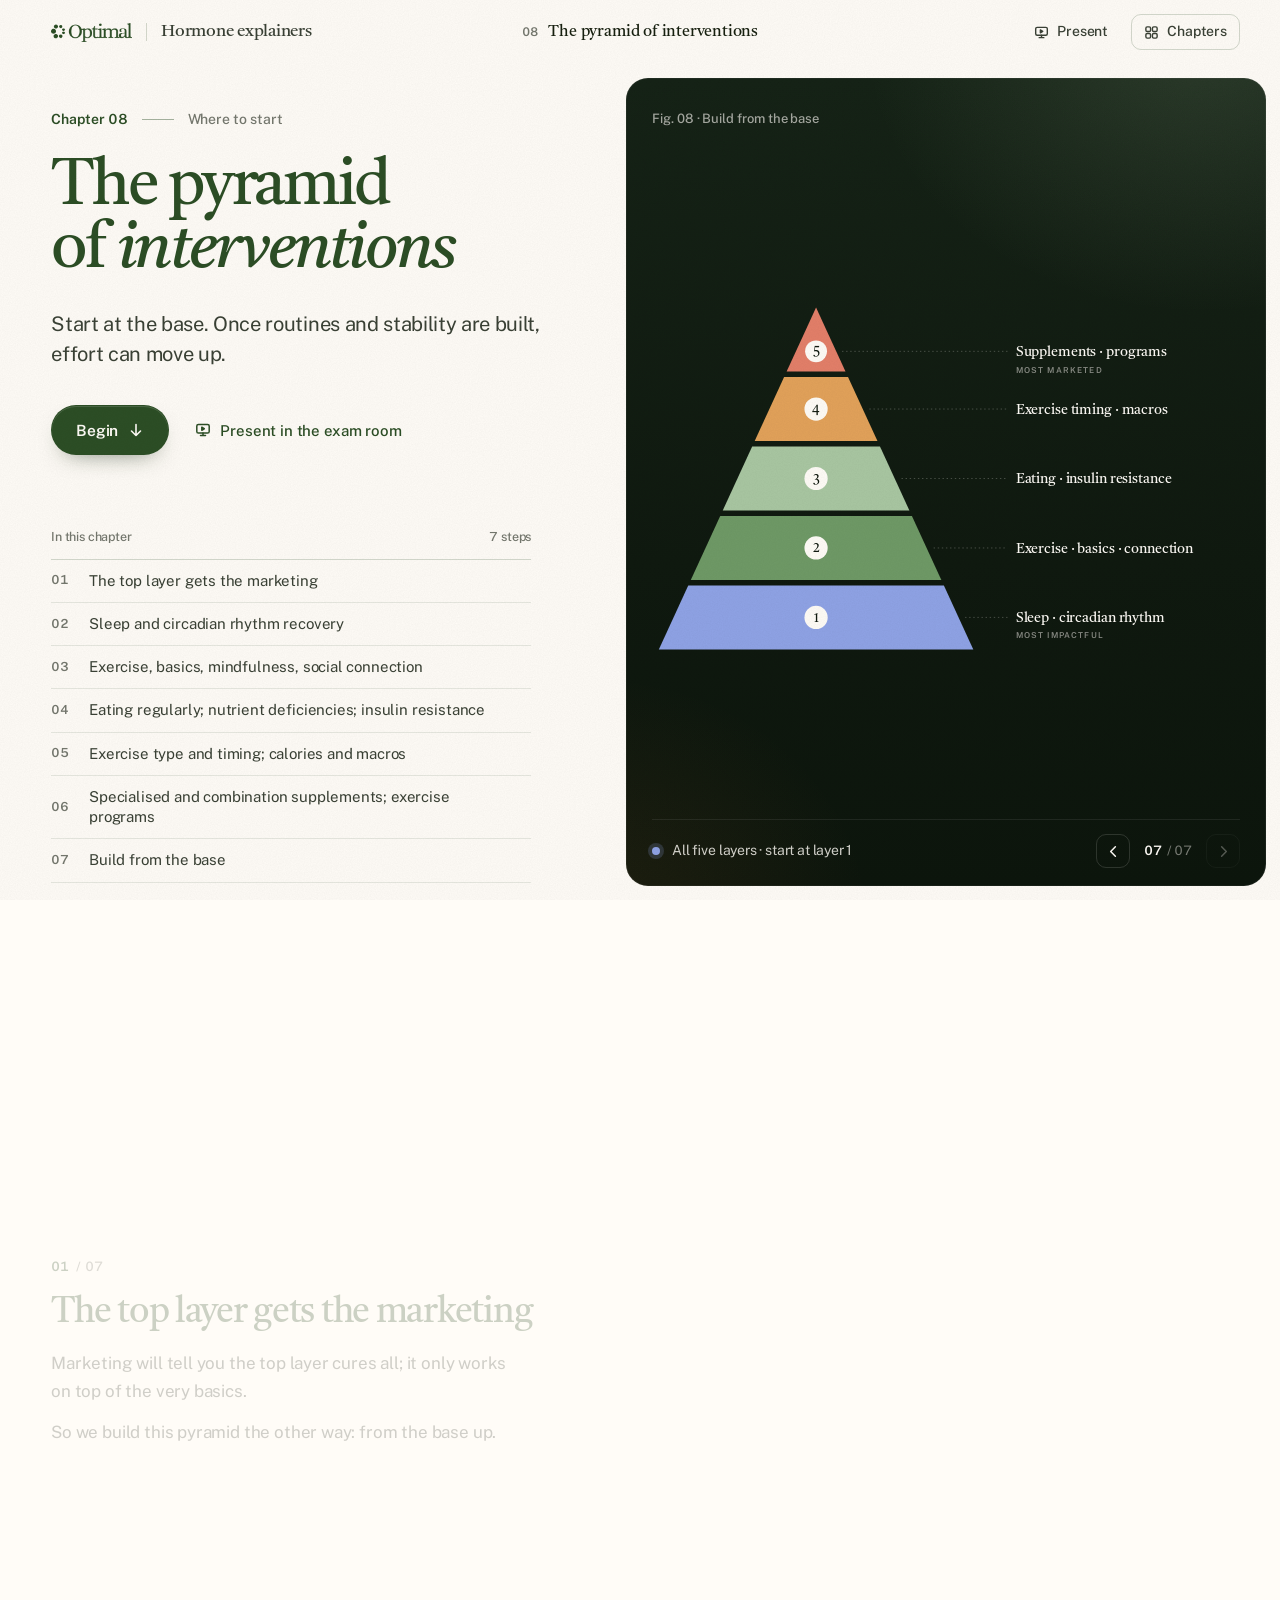
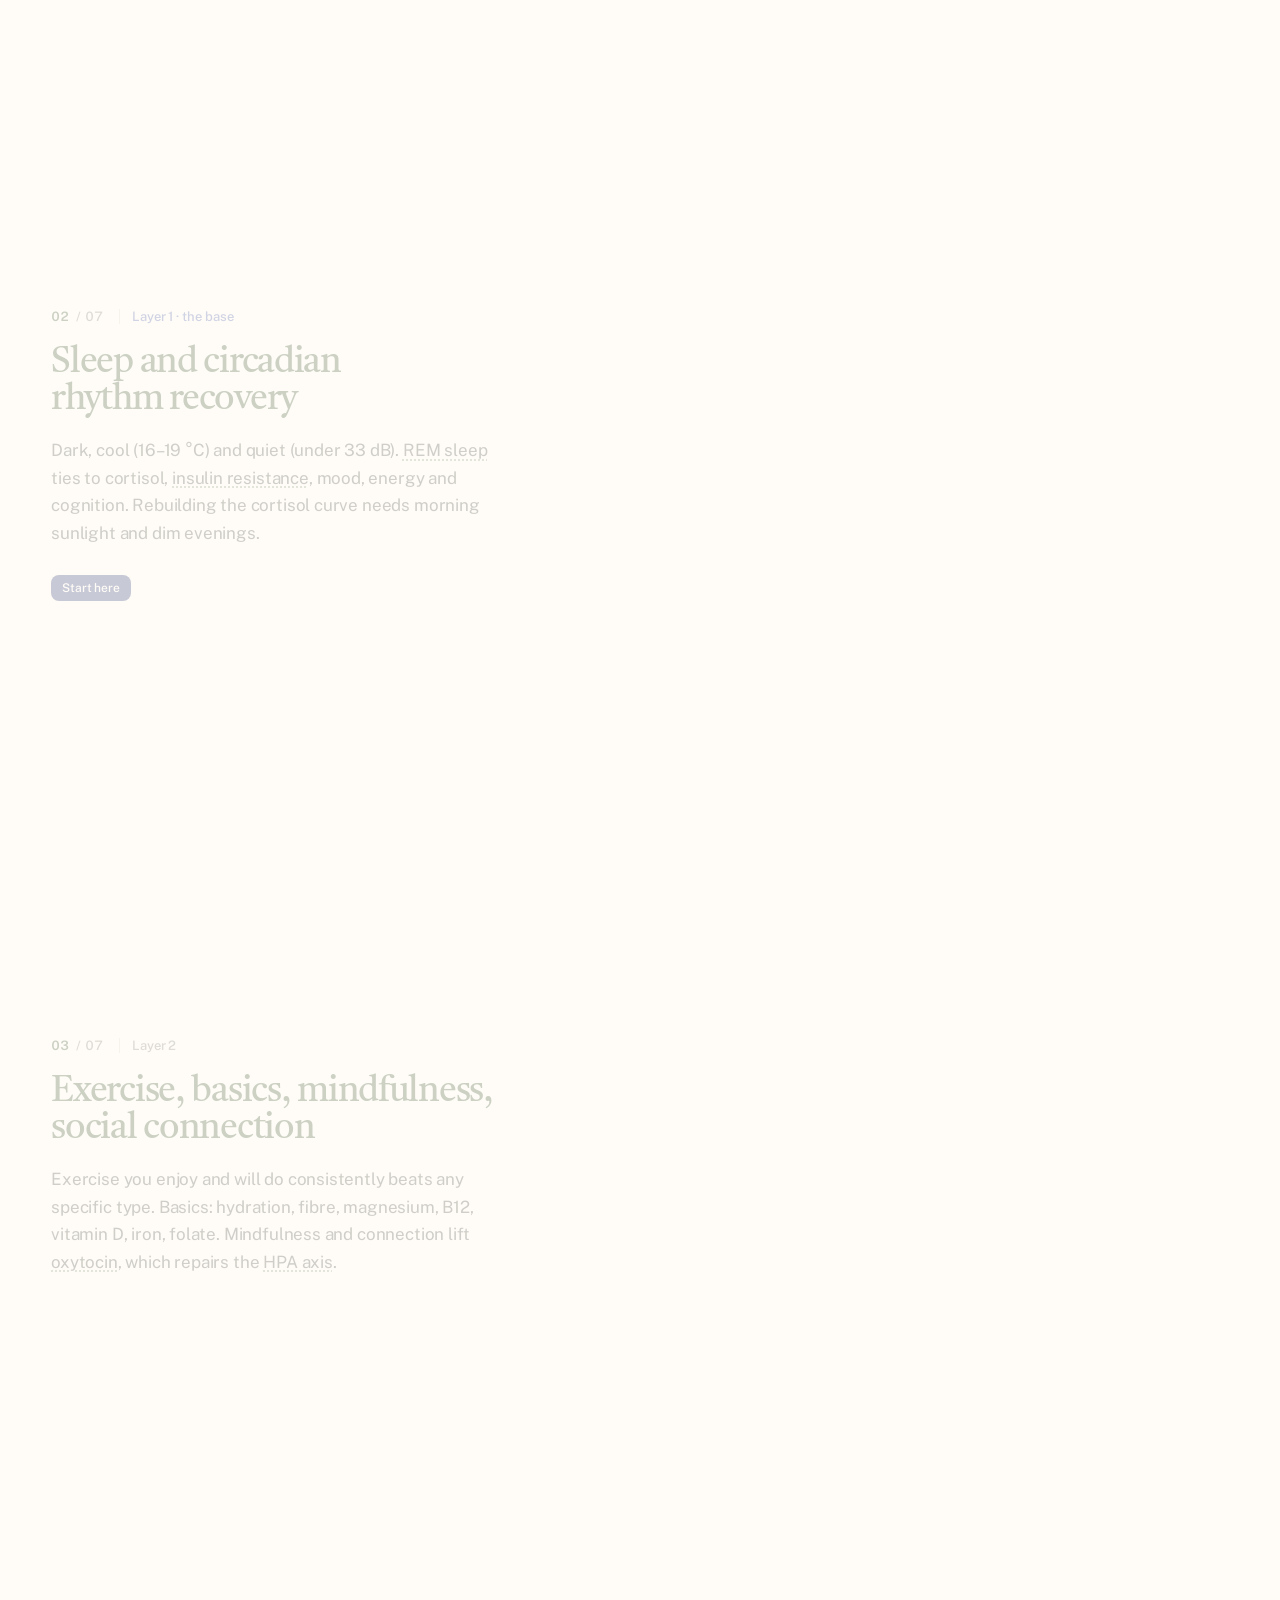
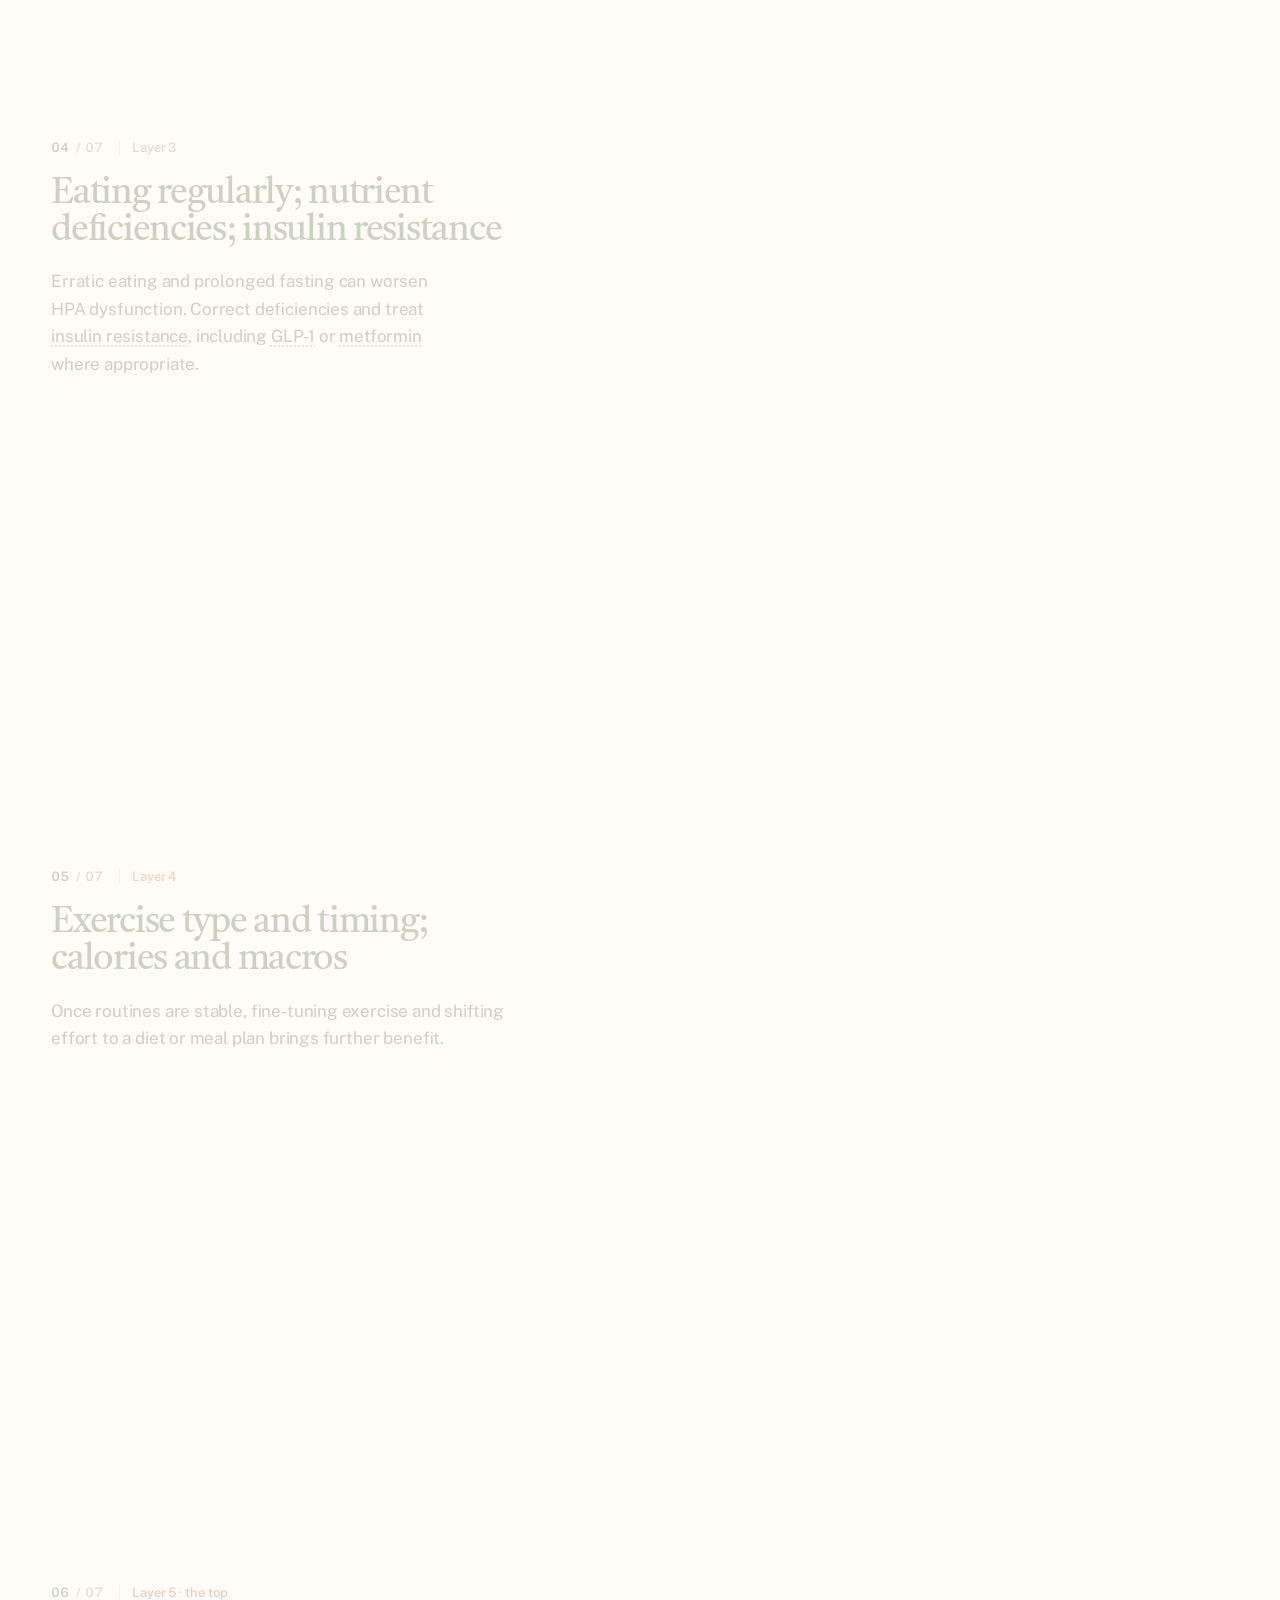
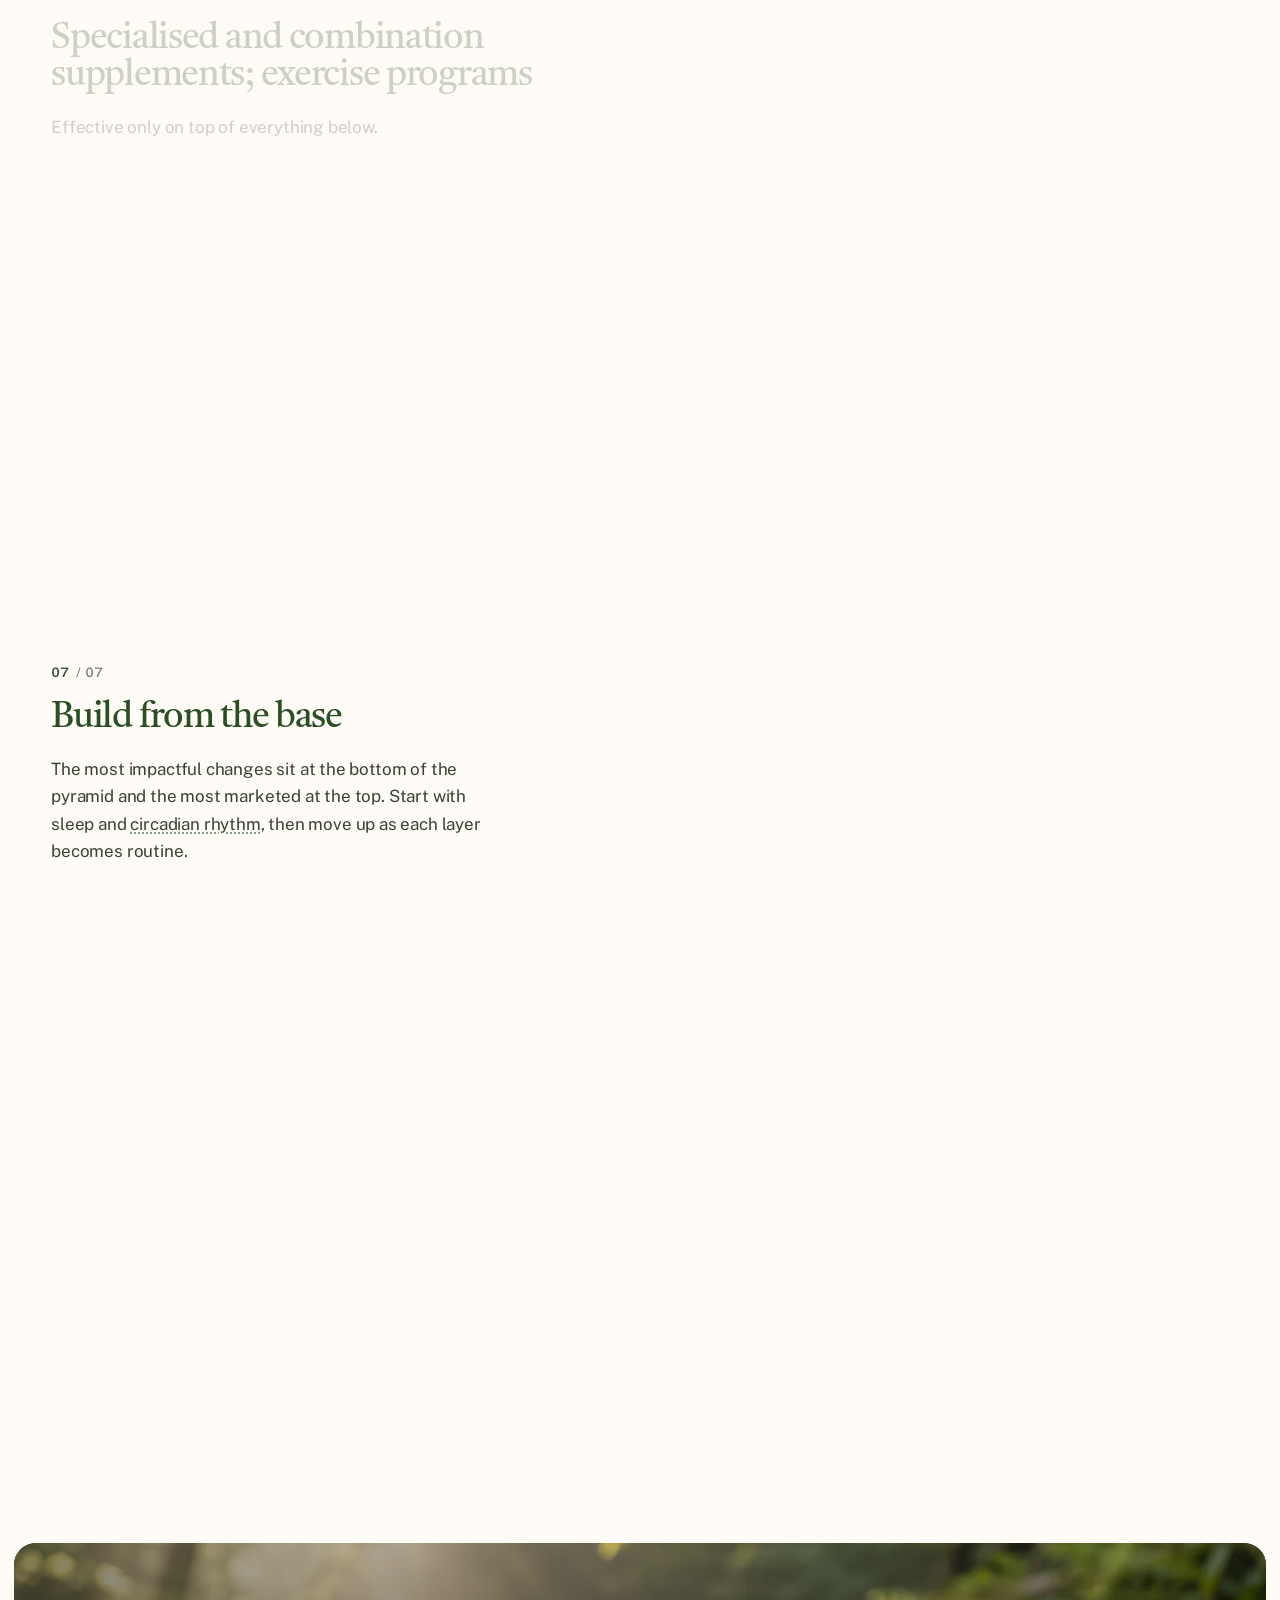
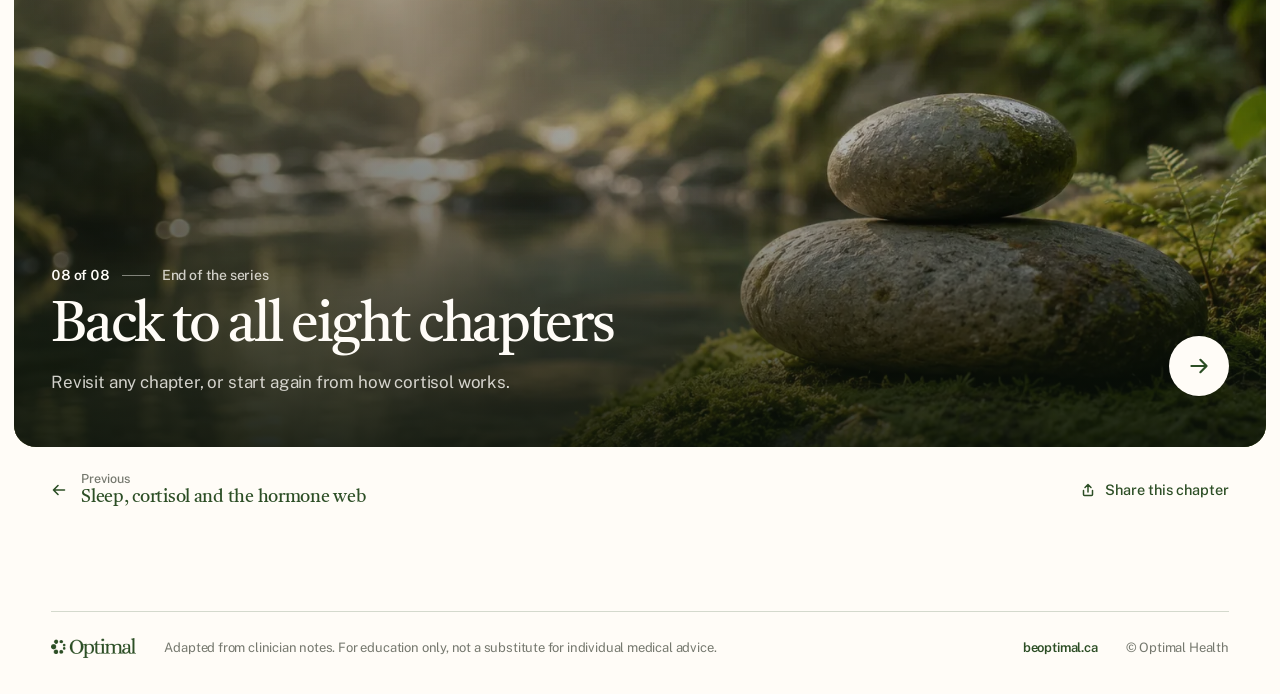
<file: 08-pyramid-of-interventions.html>
<!DOCTYPE html>
<html lang="en">
<head>
<meta charset="utf-8">
<meta name="viewport" content="width=device-width, initial-scale=1">
<title>The pyramid of interventions · Hormone Explainers</title>
<meta name="description" content="Start at the base: sleep and circadian rhythm before supplements. Chapter 08 of 08.">
<link rel="canonical" href="https://optimal-research-team.github.io/hormone-explainers/08-pyramid-of-interventions.html">
<link rel="apple-touch-icon" href="assets/img/apple-touch-icon.png">
<meta property="og:type" content="website">
<meta property="og:site_name" content="Optimal · Hormone Explainers">
<meta property="og:title" content="The pyramid of interventions · Hormone Explainers">
<meta property="og:description" content="Start at the base: sleep and circadian rhythm before supplements. Chapter 08 of 08.">
<meta property="og:url" content="https://optimal-research-team.github.io/hormone-explainers/08-pyramid-of-interventions.html">
<meta property="og:image" content="https://optimal-research-team.github.io/hormone-explainers/assets/og/08.jpg">
<meta property="og:image:width" content="1200">
<meta property="og:image:height" content="630">
<meta name="twitter:card" content="summary_large_image">
<meta name="theme-color" content="#FFFCF7">
<link rel="icon" href="assets/img/symbol-green.png">
<script>document.documentElement.classList.add('js');if(/[?&]still/.test(location.search))document.documentElement.classList.add('still');if(/[?&]og/.test(location.search))document.documentElement.classList.add('og')</script>
<link rel="preconnect" href="https://fonts.googleapis.com">
<link rel="preconnect" href="https://fonts.gstatic.com" crossorigin>
<link href="https://fonts.googleapis.com/css2?family=Castoro:ital@0;1&family=Public+Sans:ital,wght@0,300..700;1,400..500&display=swap" rel="stylesheet">
<link rel="stylesheet" href="assets/css/site.css">
<style>
.band polygon { fill-opacity: 0; stroke-opacity: .32; stroke-width: 1.5; stroke-dasharray: 5 6; transition: fill-opacity .8s var(--ease), stroke-opacity .8s var(--ease), transform .8s var(--ease); transform-box: fill-box; transform-origin: 50% 100%; }
.band.built polygon { fill-opacity: .42; stroke-opacity: 0; stroke-dasharray: none; }
.band.focus polygon { fill-opacity: 1; stroke-opacity: 0; }
.band .num { opacity: .35; transition: opacity .6s var(--ease); }
.band.built .num { opacity: .75; }
.band.focus .num { opacity: 1; }
.band.fresh polygon { animation: settle .8s var(--ease); }
@keyframes settle { from { transform: translateY(-18px); } to { transform: none; } }
.blab { opacity: 0; transition: opacity .6s var(--ease); }
.blab text.nm { font-family: var(--display); font-size: 21px; fill: var(--cream); }
.blab line { stroke: rgba(255, 252, 247, .35); stroke-dasharray: 2 4; }
.built .blab, .blab.built { opacity: .5; }
.focus .blab, .blab.focus { opacity: 1; }
.step .chip.start { height: 26px; font-size: 12px; padding: 0 11px; margin-top: 14px; background: var(--navy); color: var(--cream); border: 0; }
@media (max-width: 640px) { .blab { display: none; } }
</style>
</head>
<body data-chapter="8">
<div id="nav" class="nav-wrap"></div>

<section class="story at-head" id="story" aria-label="The pyramid of interventions, built from the base up">
  <header class="chapter-head" id="top">
    <p class="ch-kicker reveal"><span class="num">Chapter 08</span><span>Where to start</span></p>
    <h1 class="display reveal" style="--i:1">The pyramid of <em class="mark">interventions</em></h1>
    <p class="lede reveal" style="--i:2">Start at the base. Once routines and stability are built, effort can move up.</p>
    <div class="head-actions reveal" style="--i:3">
      <a class="btn btn-primary" href="#story" data-begin>Begin<svg class="go" viewBox="0 0 16 16" fill="none" stroke="currentColor" stroke-width="1.6" stroke-linecap="round" stroke-linejoin="round"><path d="M8 2.5v11M3.5 9 8 13.5 12.5 9"/></svg></a>
      <button class="btn-text" type="button" data-present><svg viewBox="0 0 16 16" fill="none" stroke="currentColor" stroke-width="1.5" stroke-linecap="round" stroke-linejoin="round"><rect x="1.8" y="2.5" width="12.4" height="8.5" rx="1.6"/><path d="M8 11v2.5M5.5 13.5h5"/><path d="M6.8 5.2v3.1L9.3 6.75z" fill="currentColor"/></svg>Present in the exam room</button>
    </div>
    <figure class="head-cover-m reveal" style="--i:3" aria-hidden="true"><picture><source srcset="assets/img/chapters/08.webp" type="image/webp"><img src="assets/img/chapters/08.jpg" alt="" width="1536" height="1024" decoding="async"></picture></figure>
    <nav class="toc reveal" style="--i:4" aria-label="In this chapter"><p class="toc-h"><span>In this chapter</span><span class="num">7 steps</span></p><ol></ol></nav>
  </header>
  <div class="stage-col">
    <figure class="panel-cover" style="--op:80%" aria-hidden="true"><picture><source srcset="assets/img/chapters/08.webp" type="image/webp"><img src="assets/img/chapters/08.jpg" alt="" width="1536" height="1024" decoding="async" fetchpriority="high"></picture><figcaption><span class="num">Plate 08</span>Build from the base</figcaption></figure>
    <div class="stage" id="stage">
      <div class="stage-head">
        <span class="stage-label">Fig. 08 · Build from the base</span>
      </div>
      <div class="stage-canvas">
        <svg viewBox="0 0 860 560" role="img" aria-label="A five-layer pyramid: sleep and circadian rhythm at the base, then exercise and basics, eating and insulin resistance, exercise timing and macros, and specialised supplements at the top.">
          <defs>
            <filter id="glow" x="-20%" y="-20%" width="140%" height="140%"><feGaussianBlur stdDeviation="8" result="b"/><feMerge><feMergeNode in="b"/><feMergeNode in="SourceGraphic"/></feMerge></filter>
          </defs>
          <g id="bands" font-family="Castoro" font-size="19" text-anchor="middle">
            <g class="band" data-l="5">
              <polygon points="240,30 283.06,123.6 196.94,123.6" fill="#E47F69" stroke="#FFFCF7"/>
              <g class="num"><circle cx="240" cy="94" r="16" fill="#FFFCF7"/><text x="240" y="100" fill="#10190F">5</text></g>
              <g class="blab"><line x1="278" y1="94" x2="520" y2="94"/><text class="nm" x="532" y="101" text-anchor="start">Supplements · programs</text><text class="t-lab" x="532" y="125" text-anchor="start">MOST MARKETED</text></g>
            </g>
            <g class="band" data-l="4">
              <polygon points="193.26,131.6 286.74,131.6 329.8,225.2 150.2,225.2" fill="#E3A25A" stroke="#FFFCF7"/>
              <g class="num"><circle cx="240" cy="178.4" r="17" fill="#FFFCF7"/><text x="240" y="185" fill="#10190F">4</text></g>
              <g class="blab"><line x1="318" y1="178.4" x2="520" y2="178.4"/><text class="nm" x="532" y="185.4" text-anchor="start">Exercise timing · macros</text></g>
            </g>
            <g class="band" data-l="3">
              <polygon points="146.53,233.2 333.47,233.2 376.53,326.8 103.47,326.8" fill="#A9C7A2" stroke="#FFFCF7"/>
              <g class="num"><circle cx="240" cy="280" r="17" fill="#FFFCF7"/><text x="240" y="286.6" fill="#10190F">3</text></g>
              <g class="blab"><line x1="365" y1="280" x2="520" y2="280"/><text class="nm" x="532" y="287" text-anchor="start">Eating · insulin resistance</text></g>
            </g>
            <g class="band" data-l="2">
              <polygon points="99.8,334.8 380.2,334.8 423.26,428.4 56.74,428.4" fill="#6F9A66" stroke="#FFFCF7"/>
              <g class="num"><circle cx="240" cy="381.6" r="17" fill="#FFFCF7"/><text x="240" y="388.2" fill="#10190F">2</text></g>
              <g class="blab"><line x1="412" y1="381.6" x2="520" y2="381.6"/><text class="nm" x="532" y="388.6" text-anchor="start">Exercise · basics · connection</text></g>
            </g>
            <g class="band" data-l="1">
              <polygon points="53.06,436.4 426.94,436.4 470,530 10,530" fill="#8FA3E6" stroke="#FFFCF7"/>
              <g class="num"><circle cx="240" cy="483.2" r="17" fill="#FFFCF7"/><text x="240" y="489.8" fill="#10190F">1</text></g>
              <g class="blab"><line x1="458" y1="483.2" x2="520" y2="483.2"/><text class="nm" x="532" y="490.2" text-anchor="start">Sleep · circadian rhythm</text><text class="t-lab" x="532" y="514" text-anchor="start">MOST IMPACTFUL</text></g>
            </g>
          </g>
        </svg>
      </div>
      <div class="stage-foot">
        <div class="readout" aria-live="polite"><span class="d"></span><span id="rText">Five layers, built from the base</span></div>
        <div class="stepper">
          <button class="sbtn" type="button" data-step-prev aria-label="Previous step"><svg viewBox="0 0 16 16" fill="none" stroke="currentColor" stroke-width="1.6" stroke-linecap="round" stroke-linejoin="round"><path d="M10 3 5 8l5 5"/></svg></button>
          <div class="dots"></div>
          <button class="sbtn" type="button" data-step-next aria-label="Next step"><svg viewBox="0 0 16 16" fill="none" stroke="currentColor" stroke-width="1.6" stroke-linecap="round" stroke-linejoin="round"><path d="m6 3 5 5-5 5"/></svg></button>
        </div>
      </div>
    </div>
  </div>

  <div class="steps">
    <div class="present-top"><img src="assets/img/optimal-wordmark-green.png" alt="Optimal"><span class="pt-label">08 · Where to start</span><button class="present-close" type="button" data-present-exit><svg viewBox="0 0 16 16" fill="none" stroke="currentColor" stroke-width="1.6" stroke-linecap="round"><path d="M4 4l8 8M12 4l-8 8"/></svg>Exit<kbd>Esc</kbd></button></div>

    <article class="step"><div class="step-inner">
      <span class="step-n"></span>
      <h2>The top layer gets the marketing</h2>
      <p>Marketing will tell you the top layer cures all; it only works on top of the very basics.</p>
      <p>So we build this pyramid the other way: from the base up.</p>
    </div></article>

    <article class="step"><div class="step-inner">
      <span class="step-n"></span>
      <span class="kicker" style="color:#3D55A8">Layer 1 · the base</span>
      <h2>Sleep and circadian rhythm recovery</h2>
      <p>Dark, cool (16–19 °C) and quiet (under 33 dB). REM sleep ties to cortisol, insulin resistance, mood, energy and cognition. Rebuilding the cortisol curve needs morning sunlight and dim evenings.</p>
      <span class="chip start">Start here</span>
    </div></article>

    <article class="step"><div class="step-inner">
      <span class="step-n"></span>
      <span class="kicker">Layer 2</span>
      <h2>Exercise, basics, mindfulness, social connection</h2>
      <p>Exercise you enjoy and will do consistently beats any specific type. Basics: hydration, fibre, magnesium, B12, vitamin D, iron, folate. Mindfulness and connection lift oxytocin, which repairs the HPA axis.</p>
    </div></article>

    <article class="step"><div class="step-inner">
      <span class="step-n"></span>
      <span class="kicker" style="color:#5E8656">Layer 3</span>
      <h2>Eating regularly; nutrient deficiencies; insulin resistance</h2>
      <p>Erratic eating and prolonged fasting can worsen HPA dysfunction. Correct deficiencies and treat insulin resistance, including GLP-1 or metformin where appropriate.</p>
    </div></article>

    <article class="step"><div class="step-inner">
      <span class="step-n"></span>
      <span class="kicker" style="color:#B06420">Layer 4</span>
      <h2>Exercise type and timing; calories and macros</h2>
      <p>Once routines are stable, fine-tuning exercise and shifting effort to a diet or meal plan brings further benefit.</p>
    </div></article>

    <article class="step"><div class="step-inner">
      <span class="step-n"></span>
      <span class="kicker" style="color:#9B3B2E">Layer 5 · the top</span>
      <h2>Specialised and combination supplements; exercise programs</h2>
      <p>Effective only on top of everything below.</p>
    </div></article>

    <article class="step"><div class="step-inner">
      <span class="step-n"></span>
      <h2>Build from the base</h2>
      <p>The most impactful changes sit at the bottom of the pyramid and the most marketed at the top. Start with sleep and circadian rhythm, then move up as each layer becomes routine.</p>
    </div></article>
  </div>
</section>

<div id="end"></div>
<div id="foot"></div>
<script src="assets/js/glossary.js"></script>
<script src="assets/js/site.js"></script>
<script>
(function () {
  var stage = document.getElementById('stage');
  var bands = [].slice.call(document.querySelectorAll('.band'));
  var names = { 1: 'Sleep and circadian rhythm', 2: 'Exercise, basics, connection', 3: 'Eating and insulin resistance', 4: 'Exercise timing and macros', 5: 'Supplements and programs' };
  var colors = { 1: '#8FA3E6', 2: '#6F9A66', 3: '#A9C7A2', 4: '#E3A25A', 5: '#E47F69' };
  var level = 0;
  function build(k, focus) {
    bands.forEach(function (b) {
      var l = +b.getAttribute('data-l');
      var wasBuilt = b.classList.contains('built') || b.classList.contains('focus');
      var on = l <= k;
      var f = focus === 'all' ? on : l === focus;
      b.classList.toggle('built', on && !f);
      b.classList.toggle('focus', f);
      b.classList.remove('fresh');
      if (on && !wasBuilt && !HX.reduce) { void b.getBBox(); b.classList.add('fresh'); }
    });
    level = k;
    var t = document.getElementById('rText');
    if (focus && focus !== 'all') { t.textContent = 'Layer ' + focus + ' of 5 · ' + names[focus]; stage.style.setProperty('--rc', colors[focus]); }
    else if (k === 0) { t.textContent = 'Five layers, built from the base'; stage.style.setProperty('--rc', 'rgba(255,252,247,.4)'); }
    else { t.textContent = 'All five layers · start at layer 1'; stage.style.setProperty('--rc', colors[1]); }
  }
  HX.story({ onStep: function (i) {
    if (i === 0) build(0, 0);
    else if (i <= 5) build(i, i);
    else build(5, 'all');
  } });
})();
</script>
</body>
</html>
</file>
<file: assets/css/site.css>
/* ==========================================================================
   Hormone Explainers — design system (v4)
   Optimal brand: cream + forest, Castoro display / Public Sans UI.
   Chapters are one split screen: reading column on cream, a full-height dark panel on the
   right that opens on the chapter's cover plate and dissolves into the live diagram.
   ========================================================================== */

:root {
  --cream: #FFFCF7;
  --linen: #F5F0E6;
  --linen-2: #ECE5D7;
  --card: #FFFEFB;
  --ink: #17200F;
  --ink-2: #3A4135;
  --ink-3: #75786E;
  --forest: #2C4E25;
  --forest-2: #1A500F;
  --forest-deep: #1C3118;
  --forest-night: #0F1A0D;
  --sage: #87A482;
  --sage-2: #B9CCB4;
  --sage-wash: #E6EEE2;
  --amber: #C97A2B;
  --amber-wash: #F7EADA;
  --brick: #9B3B2E;
  --brick-wash: #F6E4E0;
  --navy: #182E6C;
  --navy-wash: #E4E8F3;
  --bark: #7A4B2A;
  --line: rgba(44, 78, 37, .11);
  --line-2: rgba(44, 78, 37, .2);
  --line-3: rgba(44, 78, 37, .42);

  /* luminous palette for the dark stage */
  --l-sage: #B7D3AE;
  --l-amber: #F2B46E;
  --l-peri: #AEBEF1;
  --l-coral: #EE8B75;
  --l-ash: #C9CDC2;
  --l-bark: #DDA87C;
  --l-dim: rgba(255, 252, 247, .5);
  --l-faint: rgba(255, 252, 247, .28);
  --l-hair: rgba(255, 252, 247, .14);
  --l-glass: rgba(255, 252, 247, .07);

  --display: 'Castoro', 'Iowan Old Style', 'Palatino Linotype', Georgia, serif;
  --sans: 'Public Sans', -apple-system, BlinkMacSystemFont, 'Segoe UI', Arial, sans-serif;

  --r-md: 16px;
  --r-lg: 24px;
  --r-xl: 30px;
  --panel-r: 22px;

  --shadow-1: 0 1px 1px rgba(28, 49, 24, .04), 0 2px 8px -3px rgba(28, 49, 24, .08);
  --shadow-2: 0 1px 1px rgba(28, 49, 24, .03), 0 8px 20px -10px rgba(28, 49, 24, .12), 0 30px 60px -32px rgba(28, 49, 24, .18);
  --shadow-3: 0 2px 2px rgba(28, 49, 24, .04), 0 16px 32px -12px rgba(28, 49, 24, .2), 0 48px 90px -36px rgba(28, 49, 24, .32);

  --ease: cubic-bezier(.2, .7, .2, 1);
  --spring: cubic-bezier(.34, 1.45, .5, 1);

  --pad: clamp(18px, 4vw, 56px);
  --maxw: 1360px;
  --gutter: max(var(--pad), calc((100vw - var(--maxw)) / 2 + var(--pad)));
  --inset: 14px;
  --nav-h: 64px;

  --grain: url("data:image/svg+xml,%3Csvg xmlns='http://www.w3.org/2000/svg' width='180' height='180'%3E%3Cfilter id='n'%3E%3CfeTurbulence type='fractalNoise' baseFrequency='.85' numOctaves='3' stitchTiles='stitch'/%3E%3CfeColorMatrix values='0 0 0 0 0 0 0 0 0 0 0 0 0 0 0 0 0 0 .9 0'/%3E%3C/filter%3E%3Crect width='100%25' height='100%25' filter='url(%23n)'/%3E%3C/svg%3E");
}

/* ---------- base ---------- */
*, *::before, *::after { box-sizing: border-box; }
html { -webkit-text-size-adjust: 100%; scroll-behavior: smooth; scroll-padding-top: var(--nav-h); }
@media (prefers-reduced-motion: reduce) { html { scroll-behavior: auto; } }
body {
  margin: 0; min-height: 100vh; background: var(--cream); color: var(--ink);
  font-family: var(--sans); font-size: 16px; line-height: 1.55; letter-spacing: -.011em;
  -webkit-font-smoothing: antialiased; -moz-osx-font-smoothing: grayscale; text-rendering: optimizeLegibility;
  font-feature-settings: "kern", "liga", "calt";
  overflow-x: hidden;
}
body::after { content: ""; position: fixed; inset: 0; pointer-events: none; z-index: 300; opacity: .045; mix-blend-mode: multiply; background-image: var(--grain); }
img, svg { display: block; max-width: 100%; }
a { color: inherit; text-decoration: none; }
button { font: inherit; color: inherit; }
::selection { background: rgba(135, 164, 130, .35); }
:focus-visible { outline: 2px solid var(--forest); outline-offset: 3px; border-radius: 8px; }
.num { font-variant-numeric: tabular-nums; }

/* cross-document page transitions (Chromium / Safari 18+) */
@view-transition { navigation: auto; }
::view-transition-old(root) { animation: vt-out .28s var(--ease) both; }
::view-transition-new(root) { animation: vt-in .45s var(--ease) both; }
@keyframes vt-out { to { opacity: 0; transform: translateY(-8px); } }
@keyframes vt-in { from { opacity: 0; transform: translateY(12px); } }
.nav { view-transition-name: hx-nav; }

/* ---------- type ---------- */
.display { font-family: var(--display); font-weight: 400; font-size: clamp(2.6rem, 1.3rem + 3.9vw, 5rem); line-height: 1.01; letter-spacing: -.043em; color: var(--forest); margin: 0; text-wrap: balance; }
.h2 { font-family: var(--display); font-weight: 400; font-size: clamp(2rem, 1.3rem + 2.2vw, 3.4rem); line-height: 1.02; letter-spacing: -.04em; color: var(--forest); margin: 0; text-wrap: balance; }
.h3 { font-family: var(--display); font-weight: 400; font-size: clamp(1.4rem, 1.15rem + .6vw, 1.8rem); line-height: 1.08; letter-spacing: -.032em; color: var(--forest); margin: 0; }
.lede { font-size: clamp(1.06rem, .96rem + .4vw, 1.28rem); line-height: 1.5; letter-spacing: -.016em; color: var(--ink-2); margin: 0; max-width: 56ch; text-wrap: pretty; }
.eyebrow { display: inline-flex; align-items: center; gap: 10px; margin: 0 0 22px; font-size: 12px; font-weight: 600; letter-spacing: .14em; text-transform: uppercase; color: var(--forest); }
.eyebrow .dot { width: 7px; height: 7px; border-radius: 50%; background: var(--sage); box-shadow: 0 0 0 4px rgba(135, 164, 130, .22); }
.eyebrow .muted { color: var(--ink-3); }
.label { font-size: 11px; font-weight: 600; letter-spacing: .14em; text-transform: uppercase; color: var(--ink-3); }
.mark { position: relative; display: inline-block; font-style: italic; white-space: nowrap; }

/* ---------- motion utilities ---------- */
html.js .reveal { opacity: 0; transform: translateY(18px); transition: opacity .9s var(--ease), transform .9s var(--ease); transition-delay: calc(var(--i, 0) * 90ms); }
html.js .reveal.in { opacity: 1; transform: none; }
html.js .draw { stroke-dasharray: 1; stroke-dashoffset: 1; }
html.js .in .draw { animation: hx-draw var(--dur, 1.4s) var(--ease) var(--d, 0s) forwards; }
html.js .fx-fade { opacity: 0; }
html.js .in .fx-fade { animation: hx-fade var(--dur, .8s) var(--ease) var(--d, 0s) forwards; }
html.js .fx-pop { opacity: 0; transform-box: fill-box; transform-origin: center; }
html.js .in .fx-pop { animation: hx-pop .6s var(--spring) var(--d, 0s) forwards; }
html.js .fx-rise { opacity: 0; }
html.js .in .fx-rise { animation: hx-rise .8s var(--ease) var(--d, 0s) forwards; }
@keyframes hx-draw { to { stroke-dashoffset: 0; } }
@keyframes hx-fade { from { opacity: 0; } to { opacity: 1; } }
@keyframes hx-pop { 0% { opacity: 0; transform: scale(.5); } 100% { opacity: 1; transform: scale(1); } }
@keyframes hx-rise { from { opacity: 0; transform: translateY(16px); } to { opacity: 1; transform: none; } }
@keyframes hx-pulse { 0%, 100% { transform: scale(1); opacity: .5; } 50% { transform: scale(1.7); opacity: 0; } }

/* ---------- nav: slim bar ---------- */
.nav-wrap { position: sticky; top: 0; z-index: 60; height: var(--nav-h); }
.nav {
  position: relative; height: var(--nav-h); display: flex; align-items: center; gap: 24px; padding: 0 var(--gutter);
  color: var(--ink); background: rgba(255, 252, 247, .86);
  -webkit-backdrop-filter: blur(18px) saturate(1.5); backdrop-filter: blur(18px) saturate(1.5);
  box-shadow: 0 1px 0 transparent;
  transition: background .4s var(--ease), box-shadow .4s var(--ease), color .4s var(--ease);
}
.nav-wrap.scrolled .nav { box-shadow: 0 1px 0 var(--line); }
.has-story .nav { padding-right: calc(var(--inset) + 26px); }
.nav-brand { display: flex; align-items: center; gap: 14px; flex: none; }
.nav-brand .wm { height: 19px; width: auto; }
.wm-light { display: none; }
.nav-title { font-family: var(--display); font-size: 17px; letter-spacing: -.015em; line-height: 1.1; color: var(--ink-2); padding-left: 14px; border-left: 1px solid var(--line-2); white-space: nowrap; transition: color .4s var(--ease), border-color .4s var(--ease); }
.nav-here { position: absolute; left: 50%; top: 50%; transform: translate(-50%, -30%); display: flex; align-items: baseline; gap: 10px; max-width: min(46vw, 560px); font-family: var(--display); font-size: 16px; letter-spacing: -.012em; color: var(--ink); white-space: nowrap; overflow: hidden; text-overflow: ellipsis; opacity: 0; pointer-events: none; transition: opacity .35s var(--ease), transform .35s var(--ease); }
.nav-here .num { font-family: var(--sans); font-size: 12px; font-weight: 600; letter-spacing: .02em; color: var(--ink-3); }
.nav-wrap.show-here .nav-here { opacity: 1; transform: translate(-50%, -50%); }
.nav-actions { display: flex; align-items: center; gap: 4px; margin-left: auto; flex: none; }
.nav-btn { height: 36px; padding: 0 12px; border-radius: 10px; display: inline-flex; align-items: center; gap: 8px; border: 1px solid transparent; background: transparent; font-size: 14px; font-weight: 500; letter-spacing: -.01em; color: var(--ink-2); white-space: nowrap; cursor: pointer; transition: background .2s var(--ease), color .2s var(--ease), border-color .2s var(--ease); }
.nav-btn:hover { background: rgba(44, 78, 37, .07); color: var(--forest); }
.nav-btn svg { width: 15px; height: 15px; }
.nav-menu { border-color: var(--line-2); margin-left: 6px; }
.nav-menu[aria-expanded="true"] { background: rgba(44, 78, 37, .08); color: var(--forest); }
.nav-cta { margin-left: 6px; padding: 0 14px 0 16px; background: var(--forest); color: var(--cream); }
.nav-cta:hover { background: #244320; color: var(--cream); }
.nav-prog { position: absolute; left: 0; right: 0; bottom: 0; height: 2px; background: var(--forest); transform-origin: 0 50%; transform: scaleX(var(--p, 0)); pointer-events: none; }
/* over dark sections (the landing hero) */
.nav-wrap.on-dark .nav { color: var(--cream); background: rgba(12, 20, 11, 0); box-shadow: none; -webkit-backdrop-filter: none; backdrop-filter: none; }
.nav-wrap.on-dark .wm-dark { display: none; }
.nav-wrap.on-dark .wm-light { display: block; }
.nav-wrap.on-dark .nav-title { color: rgba(255, 252, 247, .86); border-color: rgba(255, 252, 247, .24); }
.nav-wrap.on-dark .nav-btn { color: rgba(255, 252, 247, .86); }
.nav-wrap.on-dark .nav-btn:hover { background: rgba(255, 252, 247, .1); color: var(--cream); }
.nav-wrap.on-dark .nav-menu { border-color: rgba(255, 252, 247, .24); }
.nav-wrap.on-dark .nav-cta { background: var(--cream); color: var(--forest); }
.nav-wrap.on-dark .nav-cta:hover { background: #fff; }

/* ---------- buttons, chips ---------- */
.btn { display: inline-flex; align-items: center; gap: 10px; height: 50px; padding: 0 24px; border-radius: 999px; font-size: 15.5px; font-weight: 600; letter-spacing: -.012em; white-space: nowrap; border: 1px solid transparent; cursor: pointer; transition: background .25s var(--ease), transform .25s var(--ease), box-shadow .25s var(--ease), border-color .25s var(--ease); }
.btn svg { width: 16px; height: 16px; transition: transform .3s var(--ease); }
.btn:hover svg.go { transform: translateX(3px); }
.btn-primary { background: var(--forest); color: var(--cream); box-shadow: inset 0 1px 0 rgba(255, 255, 255, .14), 0 10px 24px -14px rgba(28, 49, 24, .7); }
.btn-primary:hover { background: #244320; }
.btn-primary:hover svg.go { transform: translateY(2px); }
.btn-ghost { background: rgba(255, 254, 251, .7); color: var(--forest); border-color: var(--line-2); }
.btn-ghost:hover { background: var(--card); border-color: var(--line-3); }
.btn-cream { background: var(--cream); color: var(--forest); box-shadow: 0 14px 30px -14px rgba(0, 0, 0, .6); }
.btn-cream:hover { background: #fff; transform: translateY(-1px); }
.btn-glass { background: rgba(255, 252, 247, .1); color: var(--cream); border-color: rgba(255, 252, 247, .2); -webkit-backdrop-filter: blur(12px); backdrop-filter: blur(12px); }
.btn-glass:hover { background: rgba(255, 252, 247, .18); }
.btn-sm { height: 42px; padding: 0 18px; font-size: 14.5px; }
.btn-text { appearance: none; border: 0; background: none; padding: 0; display: inline-flex; align-items: center; gap: 9px; font-size: 15px; font-weight: 500; letter-spacing: -.01em; color: var(--forest); cursor: pointer; text-decoration: underline; text-decoration-color: transparent; text-underline-offset: 5px; text-decoration-thickness: 1px; transition: text-decoration-color .2s var(--ease); }
.btn-text:hover { text-decoration-color: currentColor; }
.btn-text svg { width: 16px; height: 16px; flex: none; }
.chip { display: inline-flex; align-items: center; gap: 8px; height: 32px; padding: 0 13px; border-radius: 999px; font-size: 13.5px; font-weight: 500; letter-spacing: -.01em; white-space: nowrap; border: 1px solid var(--line-2); color: var(--forest); background: var(--card); transition: background .25s var(--ease), color .25s var(--ease), border-color .25s var(--ease), opacity .3s var(--ease); }
.chip.solid { background: var(--forest); color: var(--cream); border-color: transparent; }
.chip.soft { background: var(--sage-wash); border-color: transparent; }
.chip.quiet { color: var(--ink-3); border-style: dashed; }
.chip .d { width: 7px; height: 7px; border-radius: 50%; background: currentColor; }
.pill-badge { display: inline-flex; align-items: center; gap: 9px; height: 34px; padding: 0 15px 0 12px; border-radius: 999px; background: rgba(255, 254, 251, .92); color: var(--forest); font-size: 13.5px; font-weight: 500; letter-spacing: -.01em; box-shadow: 0 6px 18px -8px rgba(17, 28, 14, .35); }
.pill-badge .dot { width: 8px; height: 8px; border-radius: 50%; background: var(--forest); box-shadow: 0 0 0 3px rgba(44, 78, 37, .15); }
.pill-badge.glass { background: rgba(255, 252, 247, .1); color: var(--cream); border: 1px solid rgba(255, 252, 247, .18); -webkit-backdrop-filter: blur(12px); backdrop-filter: blur(12px); box-shadow: none; }
.pill-badge.glass .dot { background: var(--l-amber); box-shadow: 0 0 0 3px rgba(242, 180, 110, .22); }
kbd { display: inline-grid; place-items: center; min-width: 24px; height: 24px; padding: 0 6px; border-radius: 6px; background: var(--card); border: 1px solid var(--line-2); box-shadow: 0 1px 0 var(--line-2); font-family: var(--sans); font-size: 12px; font-weight: 600; color: var(--ink-2); }
.page { max-width: var(--maxw); margin: 0 auto; padding: clamp(36px, 6vw, 84px) var(--pad) 0; }

/* ---------- chapter: one split screen ---------- */
.story {
  display: grid; grid-template-columns: minmax(0, 1fr) minmax(0, 1.24fr);
  grid-template-areas: "head stage" "steps stage";
  column-gap: clamp(36px, 4.6vw, 88px); align-items: start;
  padding: 0 var(--inset) 0 var(--gutter);
}

/* the first screen: kicker, title, lede, actions, contents */
.chapter-head { grid-area: head; min-width: 0; max-width: 580px; min-height: calc(100vh - var(--nav-h) - var(--inset)); display: flex; flex-direction: column; justify-content: center; padding: clamp(28px, 5vh, 64px) 0 clamp(36px, 7vh, 88px); }
.ch-kicker { display: flex; align-items: center; gap: 14px; margin: 0 0 26px; font-size: 14px; font-weight: 500; letter-spacing: -.005em; color: var(--ink-3); }
.ch-kicker .num { display: inline-flex; align-items: center; gap: 14px; font-weight: 600; color: var(--forest); }
.ch-kicker .num::after { content: ""; width: 32px; height: 1px; background: var(--line-3); }
.chapter-head .display { font-size: clamp(2.8rem, 1.5rem + 3.1vw, 4.7rem); line-height: .99; }
.chapter-head .lede { margin-top: 26px; max-width: 42ch; font-size: clamp(1.08rem, .98rem + .35vw, 1.3rem); }
.head-actions { display: flex; align-items: center; gap: 26px; flex-wrap: wrap; margin-top: 36px; }
.head-cover-m { display: none; }
.toc { margin-top: clamp(40px, 8vh, 80px); max-width: 480px; }
.toc-h { display: flex; justify-content: space-between; margin: 0; padding-bottom: 12px; border-bottom: 1px solid var(--line-2); font-size: 12.5px; font-weight: 500; color: var(--ink-3); }
.toc ol { list-style: none; margin: 0; padding: 0; }
.toc a { display: grid; grid-template-columns: 38px minmax(0, 1fr) 16px; align-items: center; padding: 11px 0; border-bottom: 1px solid var(--line); font-size: 15px; line-height: 1.35; color: var(--ink-2); transition: color .2s var(--ease); }
.toc a .num { font-size: 12.5px; font-weight: 600; color: var(--ink-3); transition: color .2s var(--ease); }
.toc a svg { width: 14px; height: 14px; opacity: 0; transform: translateX(-6px); transition: opacity .25s var(--ease), transform .3s var(--ease); }
.toc a:hover, .toc a:focus-visible { color: var(--forest); }
.toc a:hover .num { color: var(--forest); }
.toc a:hover svg, .toc a:focus-visible svg { opacity: 1; transform: none; }

/* steps */
.steps { grid-area: steps; min-width: 0; max-width: 540px; padding: 6vh 0 42vh; }
.step { min-height: 78vh; display: flex; flex-direction: column; justify-content: center; opacity: .24; transition: opacity .6s var(--ease); cursor: default; }
.step.is-active { opacity: 1; }
.step-inner { position: relative; }
.step-n { display: inline-flex; align-items: baseline; gap: 7px; font-size: 13px; font-weight: 600; letter-spacing: .01em; color: var(--forest); font-variant-numeric: tabular-nums; }
.step-n i { font-style: normal; font-weight: 500; color: var(--ink-3); }
.kicker { display: inline; margin-left: 12px; padding-left: 12px; border-left: 1px solid var(--line-2); font-size: 13px; font-weight: 500; letter-spacing: -.005em; text-transform: none; color: var(--kc, var(--ink-3)); }
.step h2 { font-family: var(--display); font-weight: 400; font-size: clamp(1.9rem, 1.3rem + 1.15vw, 2.65rem); line-height: 1.05; letter-spacing: -.036em; color: var(--forest); margin: 16px 0 18px; text-wrap: balance; }
.step p { margin: 0 0 14px; font-size: 17px; line-height: 1.62; color: var(--ink-2); max-width: 46ch; text-wrap: pretty; }
.step p:last-child { margin-bottom: 0; }
.step .note { font-size: 14.5px; line-height: 1.55; color: var(--ink-3); }
.step ul { list-style: none; margin: 18px 0 0; padding: 0; border-top: 1px solid var(--line); max-width: 46ch; }
.step li { position: relative; padding: 10px 0 10px 20px; border-bottom: 1px solid var(--line); font-size: 15.5px; line-height: 1.5; color: var(--ink-2); }
.step li::before { content: ""; position: absolute; left: 1px; top: calc(10px + .75em); width: 6px; height: 6px; margin-top: -3px; border-radius: 50%; background: var(--dc, var(--forest)); }
.step dl { margin: 18px 0 0; border-top: 1px solid var(--line); max-width: 46ch; }
.step dt { padding-top: 12px; font-family: var(--display); font-size: 1.2rem; letter-spacing: -.02em; color: var(--forest); }
.step dd { margin: 3px 0 0; padding-bottom: 12px; border-bottom: 1px solid var(--line); font-size: 15.5px; line-height: 1.5; color: var(--ink-2); }
.step .tags { display: flex; flex-wrap: wrap; gap: 6px; margin-top: 18px; }
.step .chip { height: 30px; padding: 0 11px; border-radius: 8px; font-size: 13px; background: transparent; }
.step .chip[data-t] { cursor: pointer; }
.step .chip[data-t]:hover, .step .chip[data-t].is-on { background: var(--forest); color: var(--cream); border-color: transparent; }
.status-ok { color: var(--forest) !important; }
.status-bad { color: var(--brick) !important; border-color: rgba(155, 59, 46, .3) !important; }

/* the right-hand panel */
.stage-col { grid-area: stage; grid-row: 1 / span 2; min-width: 0; position: sticky; top: calc(var(--nav-h) + var(--inset)); height: calc(100vh - var(--nav-h) - 2 * var(--inset)); min-height: 560px; max-height: 1040px; }
.stage {
  position: relative; height: 100%; border-radius: var(--panel-r); overflow: hidden; isolation: isolate;
  display: flex; flex-direction: column; color: var(--cream);
  background:
    radial-gradient(85% 55% at 90% -5%, rgba(163, 192, 152, .17), transparent 62%),
    radial-gradient(70% 50% at -5% 105%, rgba(201, 122, 43, .1), transparent 62%),
    linear-gradient(180deg, #152316 0%, #0F190F 60%, #0C150C 100%);
  box-shadow: inset 0 0 0 1px rgba(255, 255, 255, .05);
}
.stage::before { content: ""; position: absolute; inset: 0; z-index: -1; opacity: .07; mix-blend-mode: overlay; background-image: var(--grain); pointer-events: none; }
.stage-head { position: relative; z-index: 2; display: flex; align-items: center; justify-content: space-between; gap: 12px; flex-wrap: wrap; padding: 22px 26px 0; min-height: 60px; }
.stage-label { font-size: 13px; font-weight: 500; letter-spacing: -.005em; color: rgba(255, 252, 247, .62); }
.stage-canvas { --cpx: 26px; --cpy: 6px; position: relative; flex: 1; min-height: 0; min-width: 0; }
.stage-canvas > svg, .stage-canvas > .scene { position: absolute; left: var(--cpx); top: var(--cpy); width: calc(100% - 2 * var(--cpx)); height: calc(100% - 2 * var(--cpy)); overflow: visible; }
.stage-foot { position: relative; z-index: 2; display: flex; align-items: center; justify-content: space-between; gap: 16px; margin: 0 26px; padding: 14px 0 18px; min-height: 64px; border-top: 1px solid rgba(255, 252, 247, .08); }
.readout { display: flex; align-items: center; gap: 12px; min-width: 0; font-size: 14px; color: rgba(255, 252, 247, .82); }
.readout .d { width: 8px; height: 8px; border-radius: 50%; flex: none; background: var(--rc, var(--l-sage)); box-shadow: 0 0 0 4px color-mix(in srgb, var(--rc, var(--l-sage)) 20%, transparent); transition: background .4s var(--ease), box-shadow .4s var(--ease); }
.readout b { font-family: var(--display); font-weight: 400; font-size: 1.3rem; letter-spacing: -.02em; color: var(--cream); }
.stepper { display: flex; align-items: center; gap: 12px; flex: none; margin-left: auto; }
.dots { display: flex; align-items: center; }
.scount { display: inline-flex; align-items: baseline; gap: 5px; min-width: 52px; justify-content: center; font-size: 13px; color: rgba(255, 252, 247, .45); }
.scount b { font-weight: 600; color: var(--cream); }
.scount i { font-style: normal; }
.sbtn { width: 34px; height: 34px; border-radius: 10px; display: grid; place-items: center; background: transparent; border: 1px solid rgba(255, 252, 247, .14); cursor: pointer; transition: background .2s var(--ease), opacity .2s var(--ease), border-color .2s var(--ease); }
.sbtn:hover { background: rgba(255, 252, 247, .08); border-color: rgba(255, 252, 247, .28); }
.sbtn[disabled] { opacity: .3; cursor: default; }
.sbtn svg { width: 15px; height: 15px; }
.gseg { display: inline-flex; padding: 3px; gap: 2px; border-radius: 11px; background: rgba(255, 252, 247, .06); border: 1px solid rgba(255, 252, 247, .1); }
.gseg button { appearance: none; border: 0; background: transparent; cursor: pointer; height: 30px; padding: 0 12px; border-radius: 8px; display: inline-flex; align-items: center; gap: 7px; font-size: 13px; font-weight: 500; color: rgba(255, 252, 247, .72); white-space: nowrap; transition: background .25s var(--ease), color .25s var(--ease); }
.gseg button:hover { color: var(--cream); }
.gseg button[aria-pressed="true"] { background: rgba(255, 252, 247, .94); color: var(--forest); }
.gseg .sw { width: 7px; height: 7px; border-radius: 50%; }
.stage-hint { display: inline-flex; align-items: center; gap: 7px; font-size: 12.5px; color: rgba(255, 252, 247, .5); }
.stage-hint svg { width: 14px; height: 14px; }

/* the cover plate that holds the panel until the story starts */
.panel-cover { display: none; }
html.js .panel-cover {
  display: block; position: absolute; inset: 0; z-index: 8; margin: 0; border-radius: var(--panel-r); overflow: hidden; background: var(--forest-night);
  opacity: 0; visibility: hidden; transition: opacity 1s var(--ease), visibility 0s linear 1s;
}
html.js .story.at-head .panel-cover { opacity: 1; visibility: visible; transition: opacity 1s var(--ease), visibility 0s; }
.panel-cover picture { display: contents; }
.panel-cover img { width: 100%; height: 100%; object-fit: cover; object-position: var(--op, 70%) 50%; transform: scale(1.06); transition: transform 1.8s var(--ease); }
.story.at-head .panel-cover img { transform: none; }
.panel-cover::after { content: ""; position: absolute; inset: 0; background: linear-gradient(180deg, rgba(10, 16, 9, 0) 55%, rgba(10, 16, 9, .62) 100%); pointer-events: none; }
.panel-cover figcaption { position: absolute; left: 26px; right: 26px; bottom: 22px; z-index: 1; display: flex; align-items: baseline; gap: 14px; font-family: var(--display); font-size: 1.3rem; letter-spacing: -.02em; color: var(--cream); text-shadow: 0 1px 14px rgba(10, 16, 9, .45); }
.panel-cover figcaption .num { font-family: var(--sans); font-size: 12px; font-weight: 600; letter-spacing: .02em; color: rgba(255, 252, 247, .72); }

/* shared SVG styling on the stage */
.stage .ax { stroke: rgba(255, 252, 247, .3); }
.stage .gridl { stroke: rgba(255, 252, 247, .07); }
.stage .t-lab { font-family: var(--sans); font-size: 12px; font-weight: 600; letter-spacing: 1.7px; fill: rgba(255, 252, 247, .5); }
.stage .t-ser { font-family: var(--display); fill: var(--cream); }
.stage .t-it { font-family: var(--display); font-style: italic; }
.pnode rect { fill: rgba(255, 252, 247, .05); stroke: rgba(255, 252, 247, .32); stroke-width: 1.4; transition: fill .3s var(--ease), stroke .3s var(--ease), stroke-width .3s var(--ease); }
.pnode text { font-family: var(--display); fill: var(--cream); transition: fill .3s var(--ease); }

/* linked highlighting */
[data-links] .lk { transition: opacity .4s var(--ease); }
[data-links].has-focus .lk:not(.is-on) { opacity: .13; }
[data-links].has-focus .lk-soft:not(.is-on) { opacity: .4; }

/* ---------- present mode ---------- */
.present-top { display: none; }
.present-close { display: inline-flex; align-items: center; gap: 8px; height: 32px; padding: 0 12px 0 10px; border-radius: 10px; border: 1px solid var(--line-2); background: var(--card); font: inherit; font-size: 12.5px; font-weight: 600; letter-spacing: 0; text-transform: none; color: var(--ink-2); cursor: pointer; }
.present-close:hover { border-color: var(--line-3); }
.present-close svg { width: 13px; height: 13px; }
.present-close kbd { height: 20px; min-width: 20px; font-size: 10.5px; }
body.present { overflow: hidden; }
body.present .nav-wrap, body.present .chapter-head, body.present .panel-cover, body.present #end, body.present #foot, body.present .after { display: none !important; }
body.present .story { position: fixed; inset: 0; z-index: 120; margin: 0; padding: 26px; column-gap: 34px; background: var(--cream); align-items: stretch; grid-template-columns: minmax(0, .66fr) minmax(0, 1.34fr); grid-template-areas: "steps stage"; }
body.present .steps { max-width: none; padding: 84px 0 20px 18px; display: flex; flex-direction: column; justify-content: safe center; overflow-y: auto; scrollbar-width: none; }
body.present .steps::-webkit-scrollbar { display: none; }
body.present .step { display: none; min-height: 0; opacity: 1; }
body.present .step.is-active { display: flex; animation: hx-rise .55s var(--ease) both; }
body.present .step h2 { font-size: clamp(2.2rem, 1.2rem + 2.2vw, 3.6rem); }
body.present .step p, body.present .step li, body.present .step dd { font-size: clamp(1.05rem, .9rem + .45vw, 1.35rem); max-width: 40ch; }
body.present .step ul, body.present .step dl { max-width: 40ch; }
body.present .stage-col { grid-row: auto; position: relative; top: 0; height: auto; max-height: none; min-height: 0; }
body.present .present-top { display: flex; align-items: center; gap: 14px; position: absolute; left: 44px; right: 4px; top: 30px; font-size: 13px; font-weight: 500; color: var(--ink-3); white-space: nowrap; }
body.present .present-top .pt-label { overflow: hidden; text-overflow: ellipsis; min-width: 0; }
body.present .present-top .present-close { margin-left: auto; flex: none; }
body.present .present-top img { height: 18px; width: auto; }
body.present .steps { position: relative; }
body.present .stage-foot .sbtn { width: 42px; height: 42px; }

/* ---------- chapter end ---------- */
.end { margin: clamp(24px, 4vw, 56px) 0 0; padding: 0 var(--inset); }
.next-card { position: relative; overflow: hidden; isolation: isolate; display: grid; grid-template-columns: minmax(0, 1fr) auto; align-items: end; gap: 24px; min-height: clamp(360px, 56vh, 560px); padding: clamp(28px, 4vw, 56px) calc(var(--gutter) - var(--inset)); border-radius: var(--panel-r); color: var(--cream); background: var(--forest-deep); }
.next-card::before { content: ""; position: absolute; inset: 0; z-index: -2; background: url("../img/canopy-wide.jpg") center 45% / cover no-repeat; background-image: var(--cover, image-set(url("../img/canopy-wide.webp") type("image/webp"), url("../img/canopy-wide.jpg") type("image/jpeg"))); transform: scale(1.01); transition: transform 1.4s var(--ease); }
.next-card::after { content: ""; position: absolute; inset: 0; z-index: -1; background: linear-gradient(0deg, rgba(10, 17, 9, .86) 0%, rgba(10, 17, 9, .42) 42%, rgba(10, 17, 9, .08) 100%), linear-gradient(90deg, rgba(10, 17, 9, .45) 0%, rgba(10, 17, 9, 0) 60%); }
.next-card:hover::before { transform: scale(1.04); }
.next-copy { display: grid; gap: 14px; max-width: 760px; }
.next-k { display: inline-flex; align-items: center; gap: 12px; font-size: 14px; font-weight: 500; color: rgba(255, 252, 247, .78); }
.next-k .num { display: inline-flex; align-items: center; gap: 12px; font-weight: 600; color: var(--cream); }
.next-k .num::after { content: ""; width: 28px; height: 1px; background: rgba(255, 252, 247, .45); }
.next-title { font-family: var(--display); font-size: clamp(2.3rem, 1.4rem + 2.6vw, 4.2rem); line-height: 1; letter-spacing: -.042em; text-wrap: balance; }
.next-blurb { font-size: 17px; line-height: 1.5; color: rgba(255, 252, 247, .8); max-width: 50ch; }
.next-go { width: 60px; height: 60px; border-radius: 50%; display: grid; place-items: center; background: var(--cream); color: var(--forest); transition: transform .4s var(--ease); }
.next-go svg { width: 22px; height: 22px; }
.next-card:hover .next-go { transform: translateX(6px); }
.end-row { display: flex; align-items: center; justify-content: space-between; gap: 16px; flex-wrap: wrap; padding: 24px calc(var(--gutter) - var(--inset)) 0; }
.end-link { display: inline-flex; align-items: center; gap: 14px; color: var(--forest); }
.end-link > svg { width: 16px; height: 16px; transition: transform .3s var(--ease); }
.end-link:hover > svg { transform: translateX(-3px); }
.end-link span { display: grid; gap: 1px; font-family: var(--display); font-size: 1.15rem; letter-spacing: -.015em; line-height: 1.2; }
.end-link small { font-family: var(--sans); font-size: 12.5px; font-weight: 500; letter-spacing: 0; color: var(--ink-3); }
.end-share { appearance: none; border: 0; background: none; padding: 0; display: inline-flex; align-items: center; gap: 9px; font-size: 14.5px; font-weight: 500; color: var(--forest); cursor: pointer; text-decoration: underline; text-decoration-color: transparent; text-underline-offset: 5px; transition: text-decoration-color .2s var(--ease), color .2s var(--ease); }
.end-share:hover { text-decoration-color: currentColor; }
.end-share svg { width: 16px; height: 16px; }
.end-share.copied { color: var(--ink-3); }

/* ---------- footer ---------- */
.foot { margin: clamp(56px, 8vw, 110px) 0 0; padding: 0 var(--gutter) 36px; }
.foot-inner { display: flex; align-items: center; gap: 18px 28px; flex-wrap: wrap; padding-top: 26px; border-top: 1px solid var(--line-2); font-size: 13px; color: var(--ink-3); }
.foot-inner img { height: 20px; width: auto; }
.foot-inner p { margin: 0; flex: 1; min-width: 260px; }
.foot-link { font-weight: 600; color: var(--forest); }
.foot-link:hover { text-decoration: underline; text-underline-offset: 3px; }

/* ---------- skip link ---------- */
.skip { position: fixed; left: 16px; top: -60px; z-index: 400; padding: 10px 16px; border-radius: 10px; background: var(--forest); color: var(--cream); font-size: 14px; font-weight: 600; transition: top .2s var(--ease); }
.skip:focus { top: 12px; }

/* ---------- chapter menu ---------- */
.cmenu {
  position: fixed; z-index: 90; top: calc(var(--nav-h) + 6px); right: var(--gutter);
  width: min(420px, calc(100vw - 20px)); max-height: calc(100vh - var(--nav-h) - 20px); overflow: auto;
  padding: 8px; border-radius: 18px; color: var(--ink);
  background: rgba(255, 254, 251, .97); -webkit-backdrop-filter: blur(22px) saturate(1.4); backdrop-filter: blur(22px) saturate(1.4);
  border: 1px solid var(--line); box-shadow: 0 2px 6px rgba(28, 49, 24, .05), 0 34px 70px -28px rgba(28, 49, 24, .38);
  opacity: 0; transform: translateY(-6px); transform-origin: top right;
  transition: opacity .2s var(--ease), transform .2s var(--ease);
}
.cmenu.open { opacity: 1; transform: none; }
.cmenu-head { display: flex; align-items: center; justify-content: space-between; padding: 8px 10px 10px; }
.cmenu-head .label { color: var(--ink-3); letter-spacing: 0; text-transform: none; font-size: 12.5px; font-weight: 500; }
.cmenu-head a { font-size: 13px; font-weight: 600; color: var(--forest); }
.cmenu-head a:hover { text-decoration: underline; text-underline-offset: 3px; }
.cmenu-list { list-style: none; margin: 0; padding: 0; display: grid; gap: 1px; }
.cm { display: grid; grid-template-columns: 30px 1fr auto; align-items: center; gap: 12px; padding: 10px 10px; border-radius: 12px; transition: background .2s var(--ease); }
.cm:hover, .cm:focus-visible { background: var(--linen); outline: none; }
.cm.is-current { background: var(--sage-wash); }
.cm-n { font-size: 12.5px; font-weight: 600; color: var(--ink-3); font-variant-numeric: tabular-nums; }
.cm-t { display: grid; gap: 1px; min-width: 0; }
.cm-t b { font-family: var(--display); font-weight: 400; font-size: 1.06rem; letter-spacing: -.015em; line-height: 1.22; color: var(--forest); }
.cm-t small { font-size: 12px; color: var(--ink-3); }
.cm-s { flex: none; }
.cm-s.now { font-size: 11px; font-weight: 600; padding: 3px 8px; border-radius: 6px; background: var(--forest); color: var(--cream); }
.cm-s.ok { width: 22px; height: 22px; border-radius: 50%; display: grid; place-items: center; background: var(--sage-wash); color: var(--forest); }
.cm-s.ok svg { width: 13px; height: 13px; }
.cm-s.seen { width: 6px; height: 6px; border-radius: 50%; background: var(--sage); margin-right: 8px; }
.cmenu-foot { display: flex; align-items: center; justify-content: space-between; gap: 10px; flex-wrap: wrap; margin-top: 6px; padding: 12px 10px 6px; border-top: 1px solid var(--line); font-size: 12.5px; color: var(--ink-3); }
.cmenu-present { display: inline-flex; align-items: center; gap: 7px; height: 32px; padding: 0 12px; border-radius: 9px; border: 1px solid var(--line-2); background: var(--card); color: var(--forest); font-size: 12.5px; font-weight: 600; cursor: pointer; }
.cmenu-present svg { width: 14px; height: 14px; }
.cmenu-present:hover { border-color: var(--line-3); }

/* ---------- glossary ---------- */
.term { appearance: none; border: 0; padding: 0; margin: 0; background: none; font: inherit; color: inherit; letter-spacing: inherit; cursor: help; text-decoration: underline dotted rgba(44, 78, 37, .55); text-decoration-thickness: 1.5px; text-underline-offset: 3px; border-radius: 3px; transition: background .2s var(--ease), text-decoration-color .2s var(--ease); }
.term:hover, .term[aria-expanded="true"] { background: var(--sage-wash); text-decoration-color: var(--forest); }
.term:focus-visible { outline: 2px solid var(--forest); outline-offset: 2px; }
.gtip {
  position: fixed; z-index: 250; width: min(320px, calc(100vw - 24px)); padding: 13px 15px 14px; border-radius: 14px;
  background: var(--forest-night); color: var(--cream); box-shadow: 0 18px 40px -16px rgba(0, 0, 0, .55);
  font-size: 14px; line-height: 1.5; opacity: 0; transform: translateY(4px); transition: opacity .18s var(--ease), transform .18s var(--ease); pointer-events: none;
}
.gtip.on { opacity: 1; transform: none; }
.gtip::before { content: ""; position: absolute; top: -5px; left: var(--ax, 50%); width: 10px; height: 10px; margin-left: -5px; background: inherit; transform: rotate(45deg); border-radius: 2px; }
.gtip.above::before { top: auto; bottom: -5px; }
.gtip b { display: block; font-family: var(--display); font-weight: 400; font-size: 1.05rem; letter-spacing: -.01em; color: var(--sage-2); margin-bottom: 3px; }
body.present .gtip { font-size: 16px; width: min(380px, calc(100vw - 24px)); }

/* ---------- landing: resume + progress ---------- */
.resume { display: inline-flex; align-items: center; gap: 12px; margin-top: 22px; padding: 10px 16px 10px 12px; border-radius: 16px; background: rgba(255, 252, 247, .08); border: 1px solid rgba(255, 252, 247, .16); color: rgba(255, 252, 247, .8); font-size: 13.5px; line-height: 1.35; transition: background .2s var(--ease); }
.resume:hover { background: rgba(255, 252, 247, .14); }
.resume svg { width: 18px; height: 18px; flex: none; color: var(--l-sage); }
.resume b { display: block; font-weight: 600; color: var(--cream); }
.bstate { display: inline-flex; align-items: center; gap: 5px; height: 24px; padding: 0 9px; margin-left: auto; margin-right: 8px; border-radius: 999px; font-size: 11.5px; font-weight: 600; color: var(--ink-3); background: var(--linen); }
.bstate.done { color: var(--forest); background: var(--sage-wash); }
.bstate svg { width: 12px; height: 12px; }

/* ---------- present mode extras ---------- */
.ptoast { position: fixed; left: 50%; bottom: 26px; z-index: 300; display: flex; gap: 18px; padding: 12px 18px; border-radius: 14px; background: rgba(17, 28, 14, .92); color: rgba(255, 252, 247, .85); font-size: 13px; box-shadow: 0 20px 40px -18px rgba(0, 0, 0, .6); opacity: 0; transform: translate(-50%, 12px); pointer-events: none; transition: opacity .4s var(--ease), transform .4s var(--ease); }
.ptoast.on { opacity: 1; transform: translate(-50%, 0); }
.ptoast span { display: inline-flex; align-items: center; gap: 7px; white-space: nowrap; }
.ptoast kbd { background: rgba(255, 252, 247, .1); border-color: rgba(255, 252, 247, .2); box-shadow: none; color: var(--cream); }
body.present.idle, body.present.idle * { cursor: none !important; }
.pnext { display: none; }
body.present .pnext.on { display: grid; gap: 6px; margin-top: 34px; padding: 18px 0 0; border-top: 1px solid var(--line-2); max-width: 460px; animation: hx-rise .6s var(--ease) .2s both; }
.pnext .label { letter-spacing: 0; text-transform: none; font-size: 13px; font-weight: 500; }
.pnext-t { font-family: var(--display); font-size: 1.3rem; line-height: 1.2; letter-spacing: -.02em; color: var(--forest); }
.pnext-k { display: inline-flex; align-items: center; gap: 8px; font-size: 13px; color: var(--ink-3); }

/* ---------- keyboard focus on diagram triggers ---------- */
svg [data-t]:focus { outline: none; }
svg [data-t]:focus-visible rect, svg [data-t]:focus-visible circle { stroke: var(--cream) !important; stroke-width: 3px !important; }

/* ---------- responsive ---------- */
@media (max-width: 1180px) { .nav-here { display: none; } }
@media (max-width: 1000px) {
  :root { --nav-h: 58px; }
  .has-story .nav { padding-right: var(--gutter); }
  .story { grid-template-columns: minmax(0, 1fr); grid-template-areas: "head" "stage" "steps"; column-gap: 0; padding: 0 var(--pad); }
  .chapter-head { max-width: 640px; min-height: 0; padding: 30px 0 34px; }
  .chapter-head .display { font-size: clamp(2.5rem, 1.6rem + 3.6vw, 3.6rem); }
  .head-actions { margin-top: 28px; gap: 22px; }
  .head-cover-m { display: block; margin: 32px 0 0; border-radius: 18px; overflow: hidden; aspect-ratio: 3 / 2; background: var(--forest-deep); }
  .head-cover-m picture { display: contents; }
  .head-cover-m img { width: 100%; height: 100%; object-fit: cover; }
  .toc { display: none; }
  html.js .panel-cover { display: none; }
  .stage-col { grid-row: auto; top: calc(var(--nav-h) + 8px); height: 52vh; min-height: 330px; max-height: 540px; z-index: 5; margin: 0 calc(10px - var(--pad)); }
  .stage-col::before { content: ""; position: absolute; left: -10px; right: -10px; top: -10px; bottom: -12px; z-index: -1; background: var(--cream); }
  .stage { border-radius: 18px; }
  .steps { max-width: 640px; padding: 5vh 0 36vh; }
  .step { min-height: 50vh; justify-content: flex-start; padding-top: 14px; opacity: .3; }
  .end-row { padding-left: calc(var(--pad) - var(--inset)); padding-right: calc(var(--pad) - var(--inset)); }
  body.present .story { grid-template-columns: 1fr; grid-template-rows: minmax(0, 1.3fr) minmax(0, 1fr); grid-template-areas: "stage" "steps"; padding: 14px; row-gap: 14px; }
  body.present .stage-col { margin: 0; }
  body.present .steps { padding: 0 6px; justify-content: flex-start; overflow: auto; }
  body.present .step h2 { font-size: 1.8rem; }
  body.present .step p, body.present .step li, body.present .step dd { font-size: 1rem; }
  body.present .present-top { position: fixed; left: auto; right: 24px; top: 22px; z-index: 130; }
  body.present .present-top img, body.present .present-top .pt-label { display: none; }
}
@media (max-width: 760px) { .nav-title { display: none; } }
@media (max-width: 640px) {
  :root { --inset: 10px; }
  .nav { gap: 10px; }
  .nav-brand .wm { height: 18px; }
  .nav-btn span { display: none; }
  .nav-btn { width: 38px; padding: 0; justify-content: center; }
  .nav-cta { width: auto; padding: 0 12px; }
  .stage-head { padding: 14px 16px 0; min-height: 48px; }
  .stage-canvas { --cpx: 10px; --cpy: 4px; }
  .stage-foot { margin: 0 14px; padding: 10px 0 12px; min-height: 50px; gap: 10px; }
  .stage-foot .readout { flex: 1; min-width: 0; font-size: 12.5px; gap: 8px; white-space: nowrap; overflow: hidden; }
  .stage-foot .readout > span:last-child { overflow: hidden; text-overflow: ellipsis; }
  .stage-foot .readout b { font-size: 1rem; }
  .stage-foot .readout:has(.legend-row) { display: none; }
  .scount { min-width: 44px; font-size: 12px; }
  .sbtn { width: 32px; height: 32px; }
  .stage-hint { display: none; }
  .step p { font-size: 16.5px; }
  .next-card { grid-template-columns: 1fr; min-height: 380px; padding: 26px 22px; }
  .next-go { width: 52px; height: 52px; }
  .end-row { padding: 20px 8px 0; }
  .ptoast { display: none; }
  .cmenu { right: 10px; }
}

@media (prefers-reduced-motion: reduce) {
  *, *::before, *::after { animation-duration: .01ms !important; animation-delay: 0s !important; animation-iteration-count: 1 !important; transition-duration: .01ms !important; transition-delay: 0s !important; }
}
html.still *, html.still *::before, html.still *::after { animation-duration: .01ms !important; animation-delay: 0s !important; animation-iteration-count: 1 !important; transition-duration: .01ms !important; transition-delay: 0s !important; }

@media (max-height: 800px) and (min-width: 1001px) {
  body.present .step h2 { font-size: clamp(1.9rem, 1rem + 1.8vw, 2.8rem); margin: 10px 0 12px; }
  body.present .step p, body.present .step li, body.present .step dd { font-size: clamp(1rem, .85rem + .35vw, 1.15rem); }
  .chapter-head .display { font-size: clamp(2.6rem, 1.4rem + 2.6vw, 4rem); }
  .toc a { padding: 9px 0; }
}

/* social-card capture mode (?og) */
html.og .present-close, html.og .ptoast, html.og body::after, html.og .step, html.og .pnext { display: none !important; }
.og-title { display: none; }
html.og .og-title { display: grid; gap: 18px; align-content: center; height: 100%; padding: 0 10px 20px 8px; }
html.og .og-title .label { color: var(--forest); font-size: 13px; }
html.og .og-title b { font-family: var(--display); font-weight: 400; font-size: 3.4rem; line-height: 1.02; letter-spacing: -.04em; color: var(--forest); }
html.og .og-title span.t { font-size: 1.2rem; color: var(--ink-2); line-height: 1.45; }
html.og body.present .steps { justify-content: center; }
</file>
